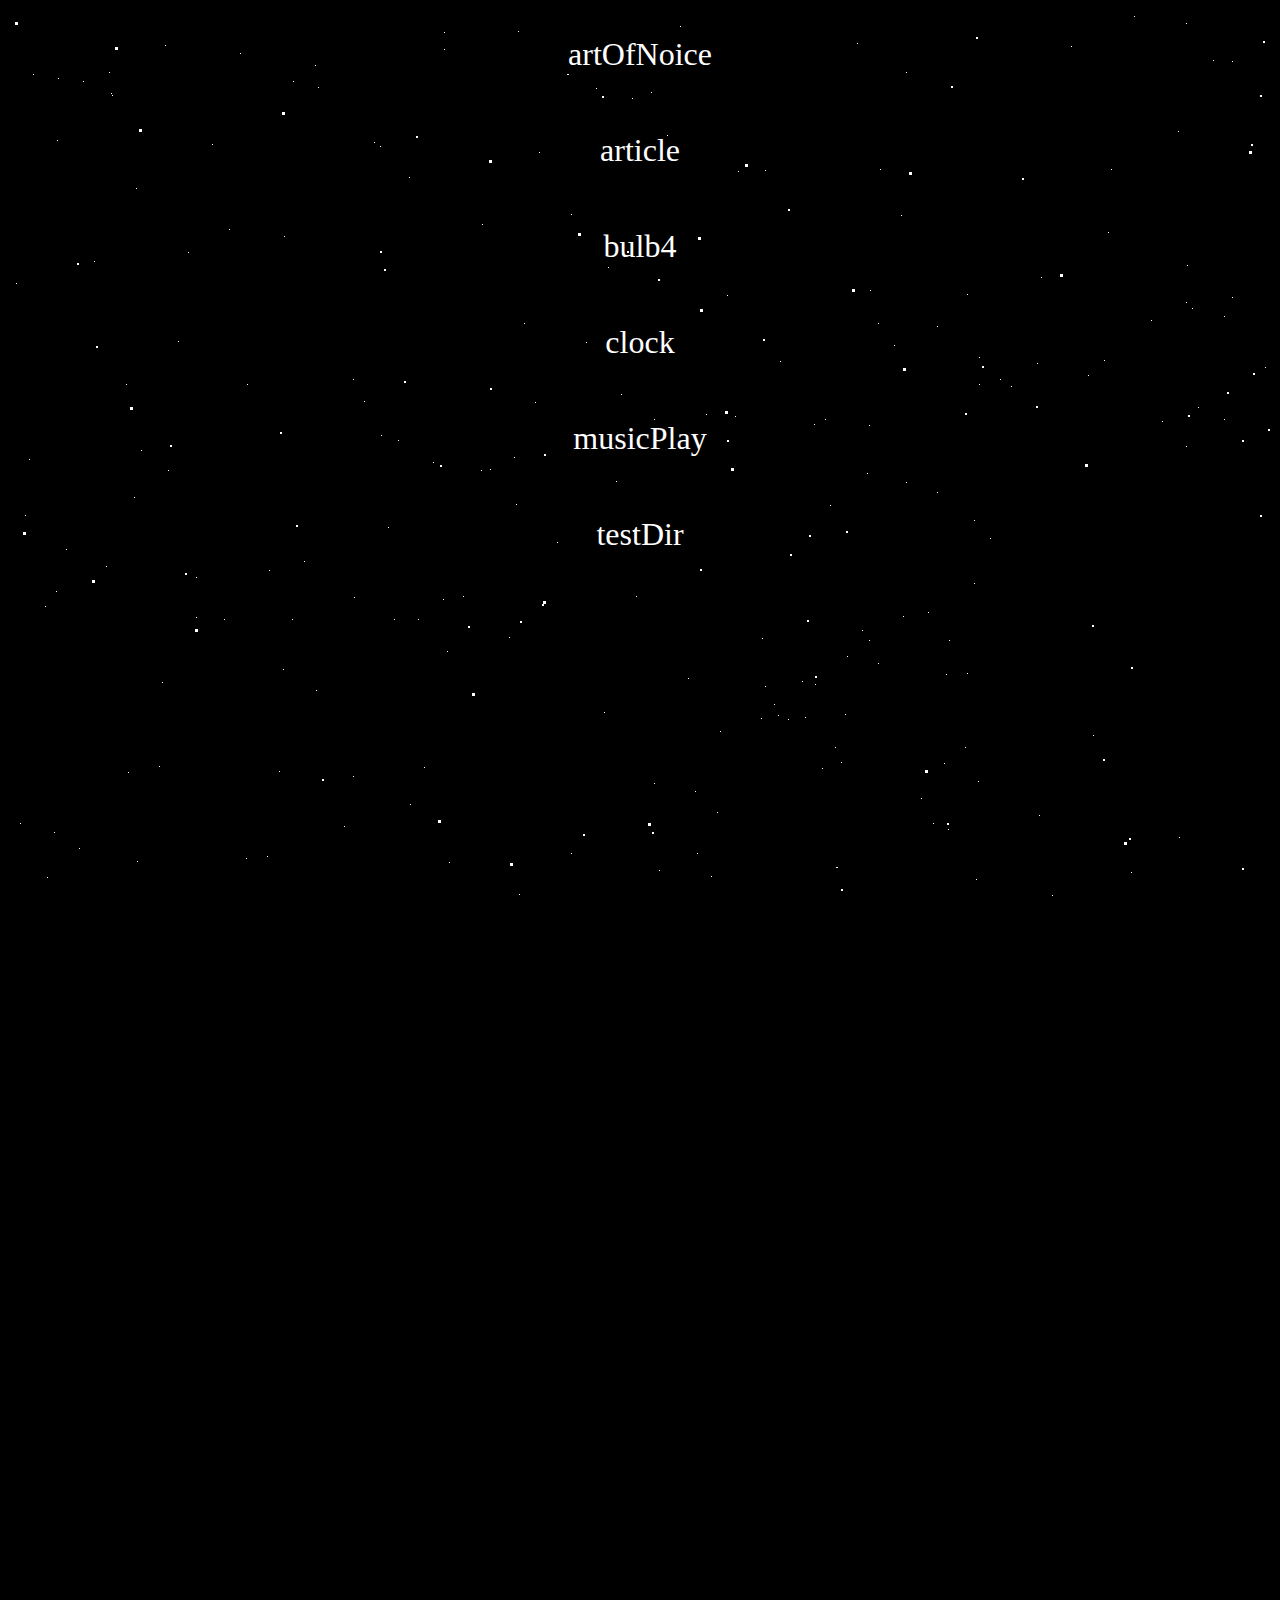
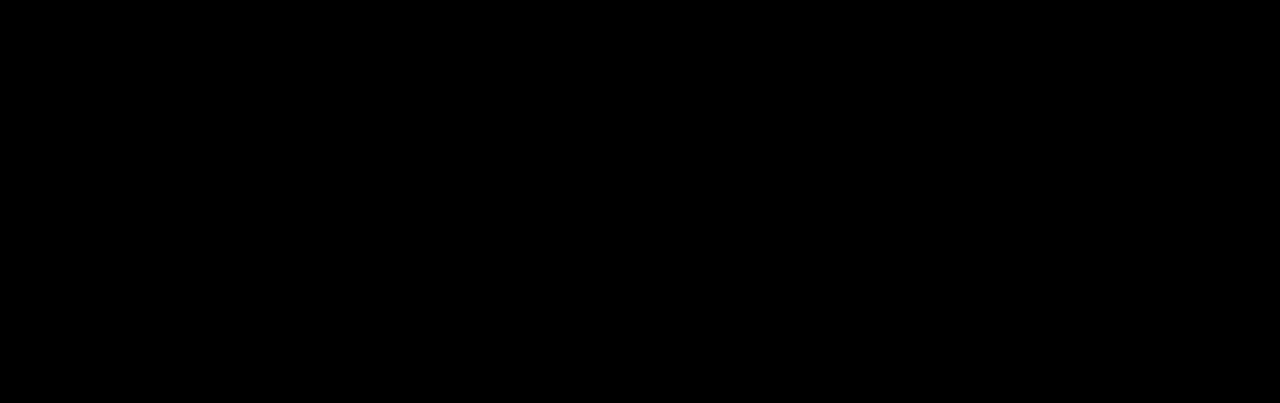
<file: index.html>
<!DOCTYPE html>
<html lang="en">

<head>
    <meta charset="UTF-8">
    <meta name="viewport" content="width=device-width, initial-scale=1.0">
    <script src="./static/js/home.js"></script>
    <title>Gadore's WebServer</title>
    <link rel="stylesheet" href="./static/css/home.css">
</head>

<body id="body" onload="getJsonContentFromServer()">
    <div id="stars"></div>
    <div id="stars2"></div>
    <div id="stars3"></div>
    
    <div id="container" class="non">
        <div id="linkBox"></div>
    </div>
</body>
<script>
    document.getElementById('body').onkeydown = function(e){
        if(e.code == 'Space'){
            console.log('space')
            document.getElementById('container').classList.remove('hide')
        }
        if(e.code == 'Escape'){
            console.log('Escape')
            document.getElementById('container').classList.add('hide')
        }
    }
</script>
</html>
</file>
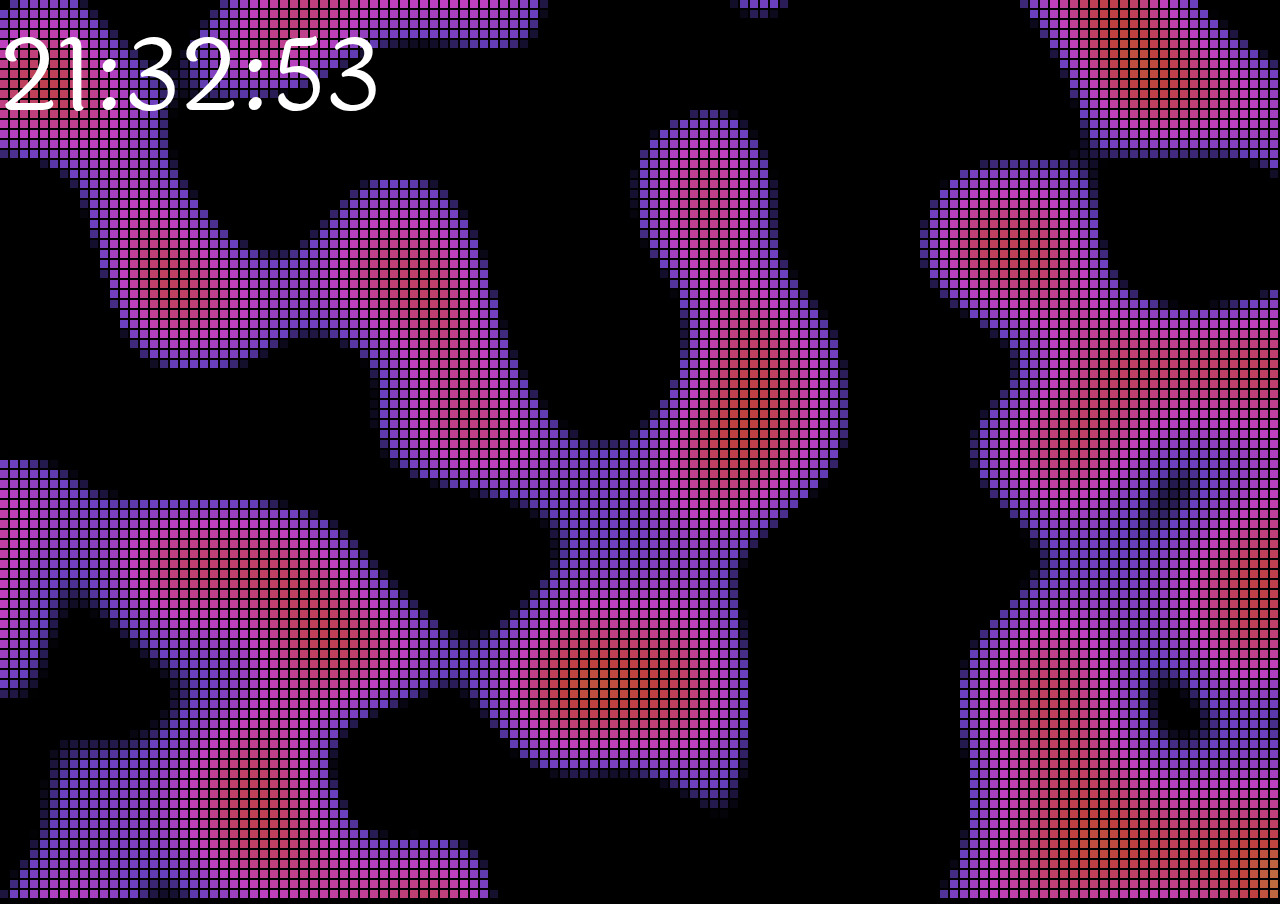
<file: art/index.html>
<!DOCTYPE html>
<html lang="en">

<head>
    <meta charset="UTF-8">
    <meta name="viewport" content="width=device-width, initial-scale=1.0">
    <title>Document</title>
    <link rel="stylesheet" href="./style.css">
</head>
<body>
    <canvas id="canvas"></canvas>
    <!-- <div class="collection">
    </div> -->
    <!-- <div class="name textHover">
        Noisy Blobs
    </div> -->
    <div style="position: absolute;left: 0;top: 0;">
        <div id="time" style="color: white;font-size: 100px;font-family: 'Laila', serif">00:00:00</div>
    </div>
</body>
<script>
    var time = document.getElementById('time')
    setInterval(()=>{
        var data = new Date()
        var h = data.getHours()
        var m = data.getMinutes()
        var s = data.getSeconds()
        time.innerText = (h < 10 ? '0' + h : h) + ':' + (m < 10 ? '0' + m : m) + ':' + (s < 10 ? '0' + s : s)
    },1000)
</script>
<script src="./BbBxRG.js"></script>
<script src="./dat.gui.min.js"></script>
<script src="./script.js"></script>
</html>
</file>
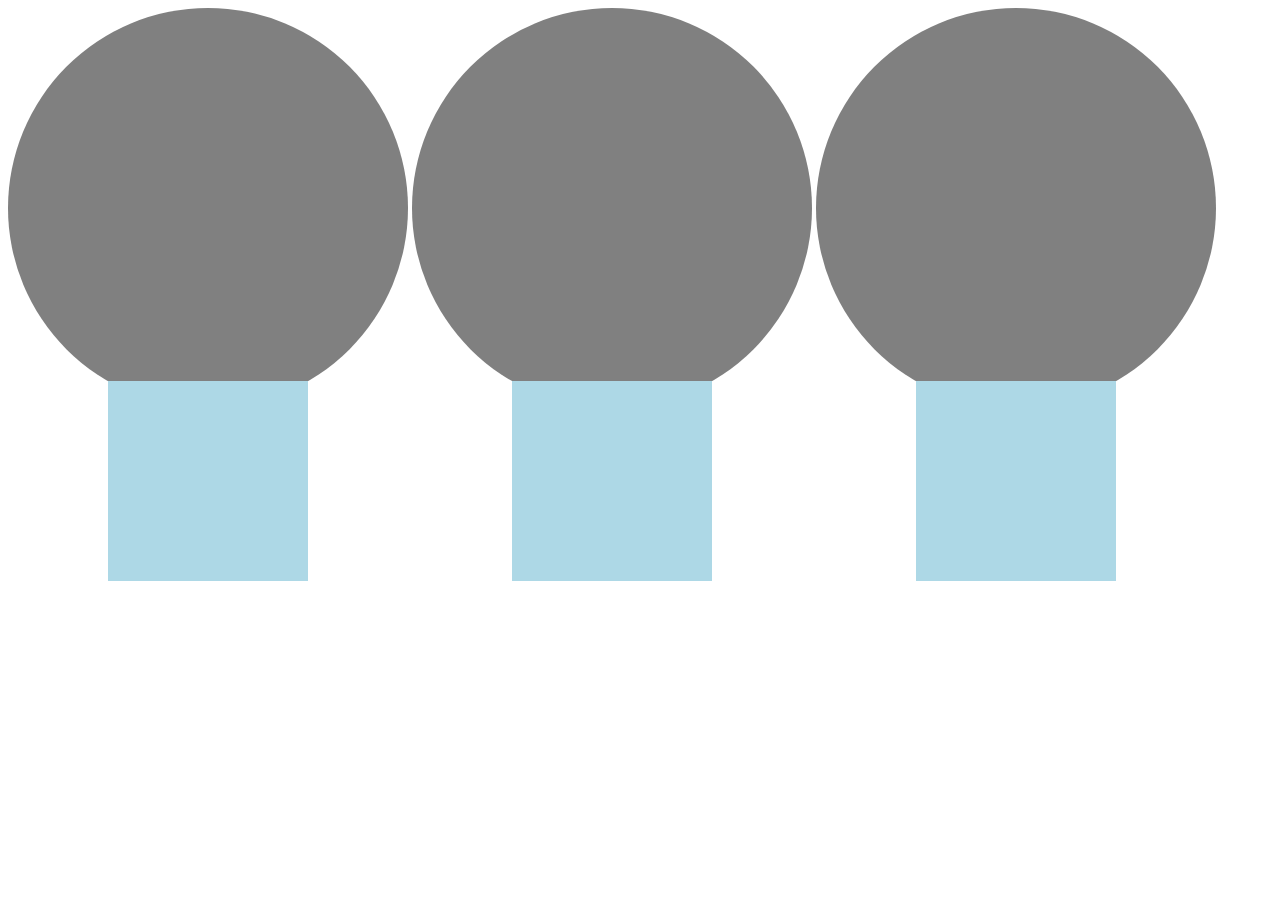
<file: bulb4/index.html>
<!DOCTYPE html>
<html lang="en">

<head>
    <meta charset="UTF-8">
    <meta name="viewport" content="width=device-width, initial-scale=1.0">
    <title>Document</title>
    <style>
        .bulb {
            background-color: gray;
            width: 400px;
            height: 400px;
            border-radius: 200px;
        }

        .zuo {
            background-color: lightblue;
            width: 200px;
            height: 200px;
            margin-left: 100px;
            margin-top: -27px;
        }

        .inline {

            display: inline-block;
        }
    </style>

</head>

<body onload="bulb()">
    <div>
        <div class="inline">
            <div class="bulb "></div>
            <div class="zuo"></div>
        </div>

        <div class="inline">
            <div class="bulb "></div>
            <div class="zuo"></div>
        </div>

        <div class="inline">
            <div class="bulb "></div>
            <div class="zuo"></div>
        </div>

    </div>
</body>
<script>
    function bulb() {
        var aa=document.getElementsByClassName("bulb")
        var  sum = 1
        setInterval(() => {
            aa[(sum-1)%aa.length].style.backgroundColor="gray"
            aa[(sum)%aa.length].style.backgroundColor="yellow"
            sum++
        }, 1000);



    }
</script>

</html>
</file>
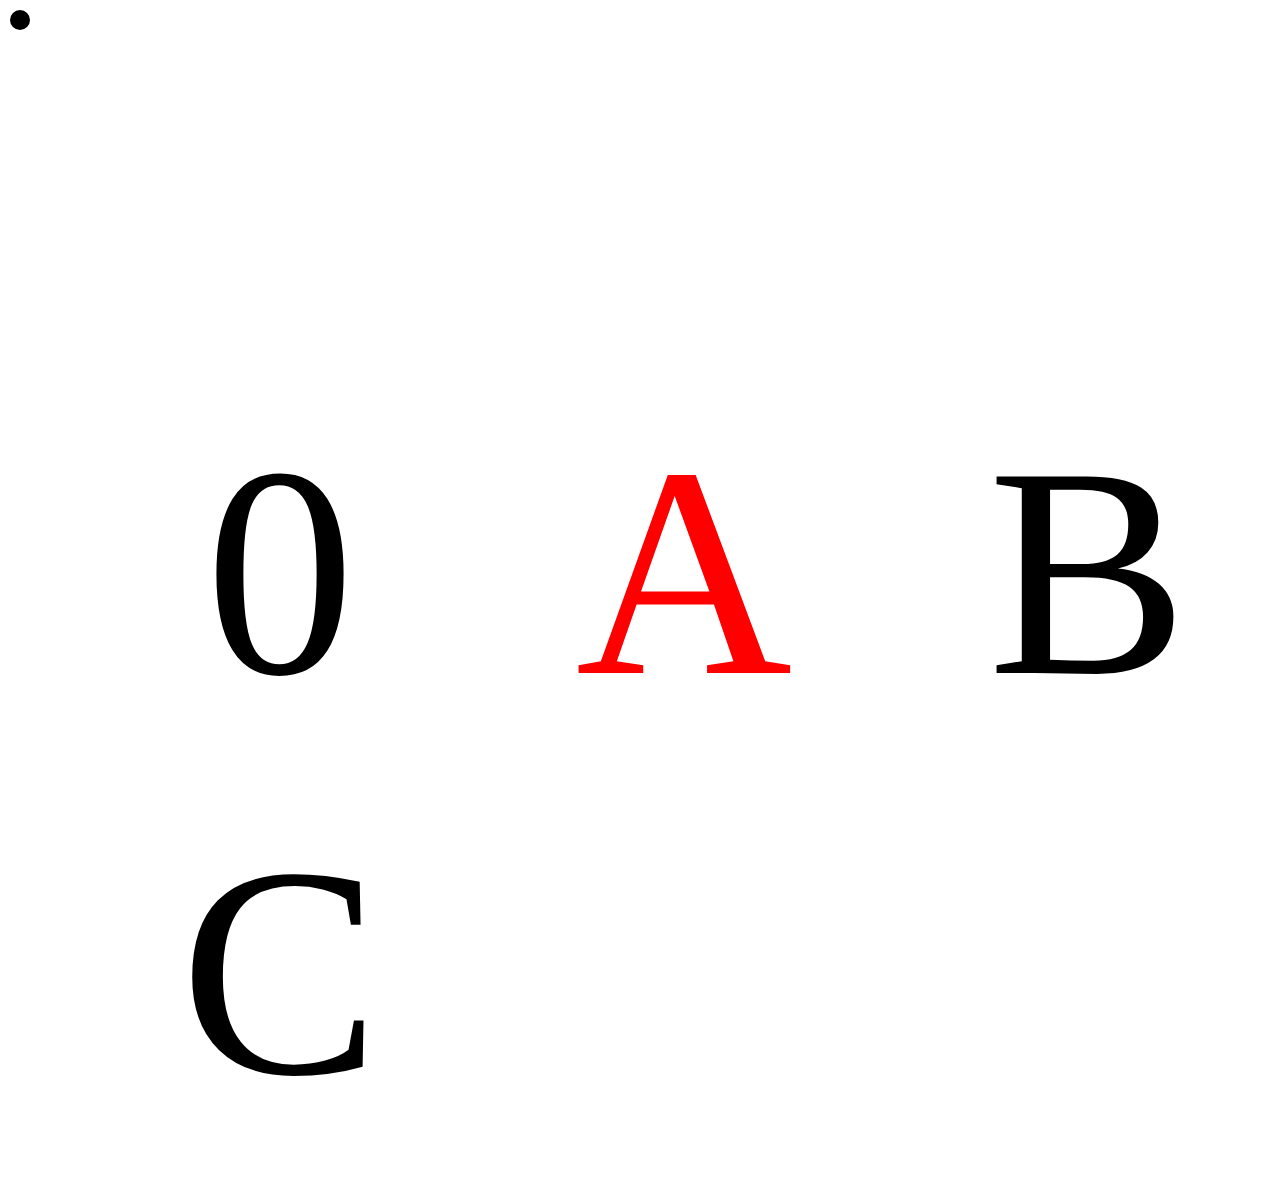
<file: clock/index.html>
<!DOCTYPE html>
<html lang="en">

<head>
    <meta charset="UTF-8">
    <meta name="viewport" content="width=device-width, initial-scale=1.0">
    <title>Timer</title>
    <style>
        html,body {
            padding: 0;
            margin: 0;
            height: 100%;
        }
        .red{
            color:red !important;
        }
        .big-header{
            font-size: 300px;
            width: 400px;
            height: 400px;
            border-radius: 200px;
            display: inline-block;
            text-align: center;
        }
        #app {
            font-size: 400px;
            height: 100%;
            width: 100%;
            text-align: center;
        }
        .light {
            background-color: white;
            color: black;
        }
        .dark {
            background-color: black;
            color: white;
        }
        #trigger {
            position: absolute;
            left: 10px;
            top: 10px;
            width: 20px;
            height: 20px;
            border-radius: 10px;
        }
        .bottom-container{
            width: 100%;
            margin-top: -500px;
            padding-left: 80px;
        }
    </style>
</head>

<body>
    <div class="dark" id="trigger" onclick="changeTheme()"> </div>
    <div class="light" id="app"></div>
    <div class="bottom-container">
        <div class="light big-header" id="counter">0</div>
        <div class="light big-header step red">A</div>
        <div class="light big-header step">B</div>
        <div class="light big-header step">C</div>
    </div>
</body>
<script>
    let app = document.getElementById('app')
    let trigger = document.getElementById('trigger')
    let steps = document.getElementsByClassName('step')
    let counter = document.getElementById('counter')
    let userTrigger = false
    let countFlag = 0
    function getTimeString() {
        let now = new Date()
        let hour = now.getHours()
        let minute = now.getMinutes()
        let second = now.getSeconds()
        hour = hour > 9 ? hour : '0' + hour
        minute = minute > 9 ? minute : '0' + minute
        second = second > 9 ? second : '0' + second
        let timeString = hour + ':' + minute + ':' + second

        if(!userTrigger){autoSwitchTheme(hour)}

        return timeString
    }
    function autoSwitchTheme(hour){
        if((hour >= 19 && hour <= 24) || (hour >=0 && hour < 19)){
            switchTheme('dark')
        }else{
            switchTheme('light')
        }
    }
    function changeTheme() {
        userTrigger = true
        if (trigger.classList.contains('dark')) {
            switchTheme('dark')
        } else {
            switchTheme('light')
        }
    }
    function switchTheme(theme) {
        switch (theme) {
            case 'dark':
                let tempAry = document.getElementsByClassName('light')
                for(let i=0;i<tempAry.length;i++){
                    tempAry[i].classList.add('dark')
                    tempAry[i].classList.remove('light')
                }
                for(let k=0;k<steps.length;k++){
                    steps[k].classList.add('dark')
                    steps[k].classList.remove('light')
                }
                counter.classList.add('light')
                counter.classList.remove('dark')
                trigger.classList.add('light')
                trigger.classList.remove('dark')
                break
            case 'light':
                let tempAry1 = document.getElementsByClassName('dark')
                for(let j=0;j<tempAry1.length;j++){
                    tempAry1[j].classList.add('light')
                    tempAry1[j].classList.remove('dark')
                }
                for(let k=0;k<steps.length;k++){
                    steps[k].classList.remove('dark')
                    steps[k].classList.add('light')
                }
                counter.classList.remove('light')
                counter.classList.add('dark')
                trigger.classList.add('dark')
                trigger.classList.remove('light')
                break
        }
    }
    document.onkeydown = function(e){
        switch(e.code){
            case 'Space':
                countFlag++
                document.getElementsByClassName('red')[0].classList.remove('red')
                steps[countFlag%3].classList.add('red')
                counter.innerText = parseInt(countFlag/3)
                break
        }
    }
    setInterval(() => {
        app.innerText = getTimeString()
    }, 1000)
</script>

</html>
</file>
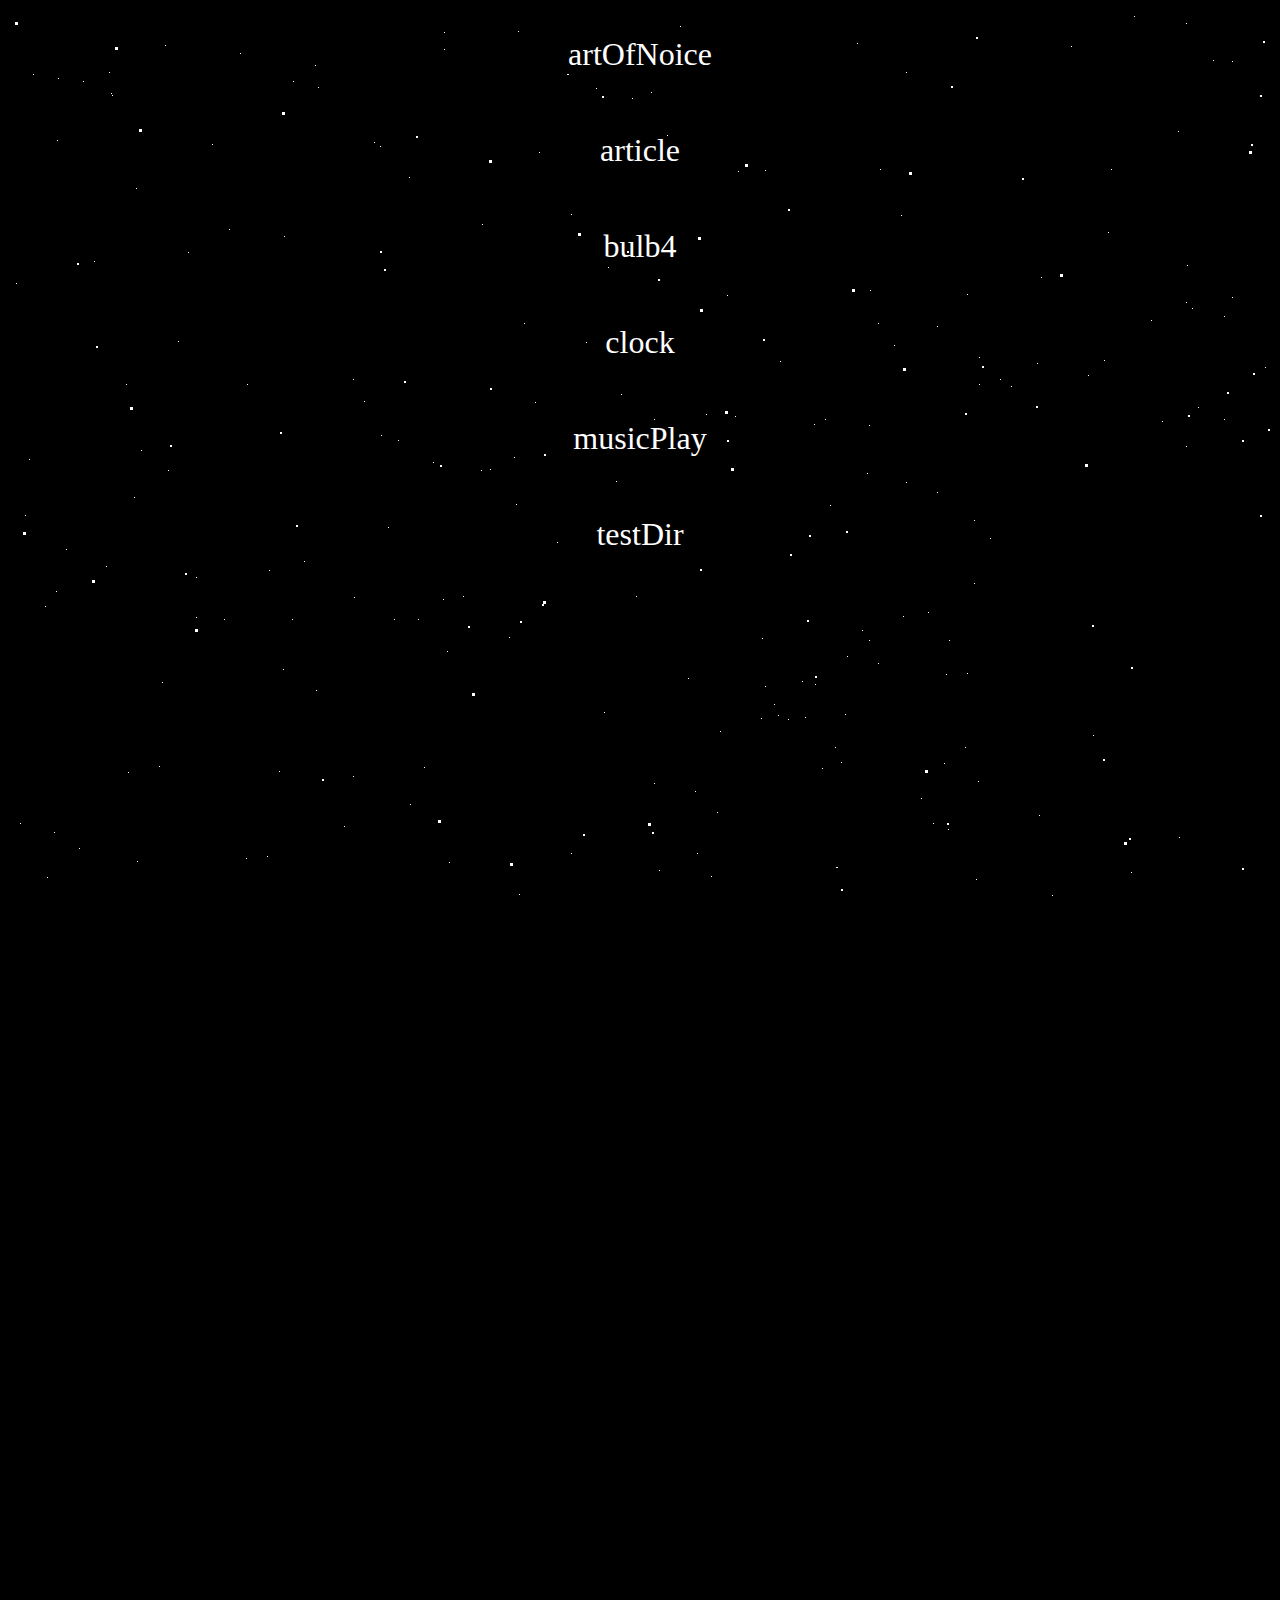
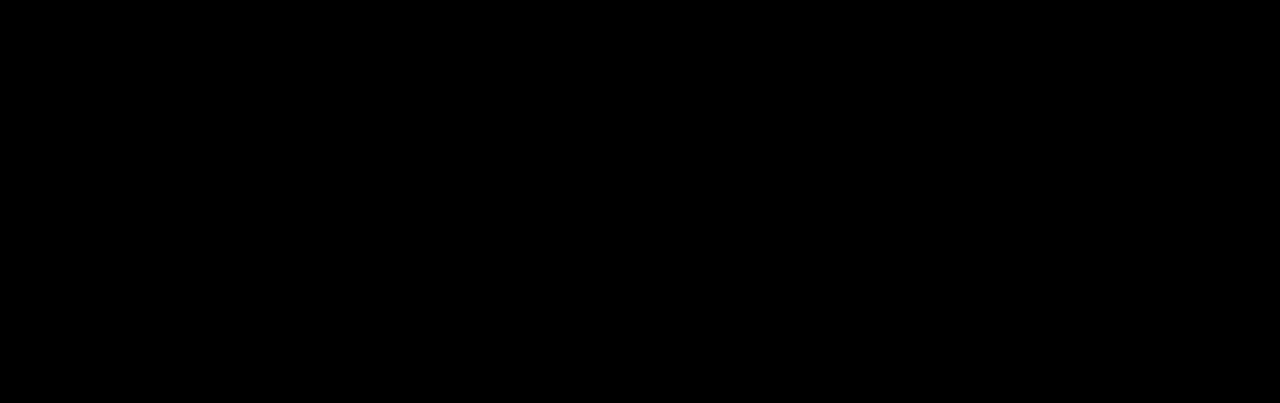
<file: result.html>
<!DOCTYPE html>
<html>
<head>
<meta charset="utf-8">
<meta name="baidu_ssp_verify" content="39f14c78c537175eb4b5192c72d002c1" />
<meta name="baidu-site-verification" content="cNhJHKEzsD" />
<meta name="360-site-verification" content="e37aef53e3922913e2a6a4682e479b84" />
<meta name="sogou_site_verification" content="7zFjYjJaMq"/>
<meta name="msvalidate.01" content="0CA3171633345524D8CBED5E95C75FFF" />
<meta name="google-site-verification" content="rh2irYN2Lu028orAseOD3aXd5u7Eu1mqTfhoVaw2Ihg" />
<meta name="shenma-site-verification" content="12da4afc02bfe908ed0667f287167d11_1555581349" />
<meta property="qc:admins" content="27354635321361636375" />
<link rel="canonical" href="https://music.163.com/playlist?id=72210253">
<meta name="applicable-device" content="pc">
<link rel="alternate" media="only screen and (max-width: 640px)" href="https://music.163.com/m/playlist?id=72210253">
<meta name="mobile-agent" content="format=html5;url=https://music.163.com/m/playlist?id=72210253">
<title>千里之豪喜欢的音乐 - 歌单 - 网易云音乐</title>
<meta name="keywords" content="千里之豪喜欢的音乐，《千里之豪喜欢的音乐》歌单，千里之豪，精选歌单《千里之豪喜欢的音乐》" />
<meta name="description" content="千里之豪创建的歌单《千里之豪喜欢的音乐》。更多相关热门精选歌单推荐尽在网易云音乐" />
<meta property="og:title" content="千里之豪喜欢的音乐" />
<meta property="og:type" content="music.playlist" />
<meta property="og:image" content="http://p2.music.126.net/TPTgHjwrIyhOe5E1NRmkKw==/18981968742542772.jpg" />
<meta property="og:url" content="https://music.163.com/playlist?id=72210253" />
<meta property="og:site_name" content="网易云音乐"/>
<script type="application/ld+json">
{
"@context": "https://ziyuan.baidu.com/contexts/cambrian.jsonld",
"@id": "http://music.163.com/playlist?id=72210253&userid=68328243",
"appid": "1582028769404989",
"title": "千里之豪喜欢的音乐",
"images": ["http://p2.music.126.net/TPTgHjwrIyhOe5E1NRmkKw==/18981968742542772.jpg"],
"description": "千里之豪创建的歌单《千里之豪喜欢的音乐》。更多相关热门精选歌单推荐尽在网易云音乐",
"pubDate": "2015-05-10T13:01:19"
}
</script>
<script type="text/javascript">
var GDownloadLink="";
var GDevice = "phone";
var GFrom="";
var GClient="";
var GPlatform="other";
var GRef = '';
var GInApp = false;
var GMobile = false;
var GAbroad = false;
var GUser={};
var GAllowRejectComment = false;
var GEnc = true;
var GEnvType = "online";
var GWebpSupport = "1";
var vipWebCashierRedirect = "1"
window.NEJ_CONF = {p_csrf:{cookie:'__csrf',param:'csrf_token'}};
GUtil = {
getBase:function(){
return location.protocol+'//'+location.hostname;
},
getPathAndHash:function(_url){//获取URL path 之后的所有内容,并将/#/替换成/m/使之成为path的一部分
if(!_url) return '';
var _reg0 = /^https?:\/\/.*?\//i,
_reg1 = /\/?#\/?/i;
return _url.replace(_reg0,'/').replace(_reg1,'/m/');
},
composeRefer:function(_url,_ref){//对所有的页面请求都加上ref参数表示被嵌套的来源
if(!_ref) return _url;
var _hi = _url.indexOf('#'),
_si = _url.indexOf('?');
if(_si>0&&(_si<_hi||_hi<0)){
return _url.substring(0,_si+1)+'ref='+_ref+'&'+_url.substring(_si+1);
}else if(_hi>0&&(_si<0||_si>_hi)){
return _url.substring(0,_hi)+'?ref='+_ref+_url.substring(_hi);
}else{
return _url+'?ref='+_ref;
}
}
};(function(){
var _ua = window.navigator.userAgent,
_isMobile = /(mobile|mobi|wap|iphone)/i.test(_ua),
_isAndroid = /android/i.test(_ua),
_isIpad = /(ipad)/i.test(_ua),
_igList = [/^\/xiami$/,/^\/live$/],//不需要以单页面打开的列表，比如某些活动页面
_pn = location.pathname,
_idx = _pn.lastIndexOf('/'),
_pReg = /\s*(\w+)\s*=\s*(\d+)\s*/,
_redirect2mobile = function() {
var _type,_murl,
_id = 0,
_hash = location.hash,
_mReg = /^#\/?m?\/(share|song|playlist|djradio|dj|program|album|mv|artist|topic|radio|zysf|drqp|qp|activity|store|user|event|video|discover\/toplist)(\/(\d+))?/,
_base = location.protocol+'//'+location.hostname,
_sindex = _hash.lastIndexOf('?'),
_search = _sindex>-1?_hash.substring(_sindex+1):'',
_match = _mReg.exec(_hash);
// 用户等级页特殊处理
if (_hash === '#/user/level') {
location.href = _base + '/store/m/gain/mylevel';
return;
}
// 无hash || 不匹配 || 匹配但是商品之外不带参数 || 匹配且是排行榜
if (!_hash.length || !_match || (_match[1] != 'store' && !_search) || /share|discover\/toplist/.test(_match[1])) {
// 有hash && (没有参数 || 排行榜)
if ((!_search || /share|discover\/toplist/.test(_match[1])) && _hash.length) {
location.href = _base + '/' + _hash.replace('#', 'm');
} else {
location.href = _base + '/m/';
}
return;
}
_type = _match[1];
_id = _match[3];
if (_type == 'dj') _type = 'program';
if (_type == 'store') {
_murl = /^#\/store\/(product|concert)\/detail/.test(_hash) ? _hash.replace('#/store', '/store/m') : '/store/m/product/index';
} else {
_murl = '/' + _type + '?' + (_id ? 'id=' + _id + '&' : '') + _search;
}
location.href = _base + _murl;
};
if(_isMobile || _isAndroid || _isIpad){
_redirect2mobile();
return;
}
if(!_pn||_pn=='/') return;
for(var i in _igList){
if(_igList[i].test(_pn)) return;
}
if(top==self){
location.href = '/#'+GUtil.getPathAndHash(location.href);
return;
}
//搜索引擎过来的内容页连接
if(top==self&&/^\/static\/(song|playlist|album|artist)/i.test(_pn)){
location.href = '/#'+_pn.substring(0,_idx).replace('/static/','/')+'?id='+_pn.substring(_idx+1);
}
})();
(function(){
var _addEvent = function(_node,_type,_cb){
if(_node.addEventListener){
_node.addEventListener(_type,_cb);
}else if(_node.attachEvent){
_node.attachEvent('on'+_type,_cb);
}
},
_pathPrefixArray = [
'/store/', // 商城
'/m/at/', // 活动
'/prime/m/', // 会员移动端页面
'/oauth2/', // 授权
'/m/oauth2/', // 授权
'/octave/', // 新数字专辑
'/v/', // 新数字专辑
'/st/', // 静态页面
'/nmusician/',// 音乐人
'/nact/', // 新活动
'/m/topic/', // 专栏移动端
'/show/m/', //演出移动端
],
_isNotMainsitePagePath = function(_pagePath){
// 对于非主站内的页面的跳转 需要排除
var _path = (_pagePath||'').replace(/^https?:\/\/.*?\//i, '/').split(/[?#]/)[0];
for(var i=0;i<_pathPrefixArray.length;i++){
if(_path.indexOf(_pathPrefixArray[i])===0) return true;
}
return false;
},
_onAnchorClick = function(_event){//截获所有<a>标签的点击事件，自定义页面的跳转
_event = _event||window.event;
var _el = _event.target||_event.srcElement,
_base = location.protocol+'//'+location.host;
while(_el&&_el!=document){
if(_el.tagName&&_el.tagName.toLowerCase()=='a'){
//fix ie6下有时javascript:;不能阻止默认事件的bug.
if(_el.href.indexOf('javascript:')>=0){
!!_event.preventDefault
? _event.preventDefault()
: _event.returnValue = !1;
return;
}
if(_event.button==2) return;//ff 右键会触发click事件
//商城有独立地顶栏了，排除掉。但会员、数字专辑、单曲的商品、订单页仍保持主站frame，
//这些url往往是通过/vip2, /payfee这样的地址跳转的，也没有问题，如果真的有，URL用#配置就好了
if(_isNotMainsitePagePath(_el.href)) return;
//新窗口打开的链接、云音乐单页面形式的链接、站外的链接不做拦截处理。
if(_el.target=='_blank'
||_el.target=='blank'
||_isNotSameHost(_el.href)
||_el.href==_base
||_el.href.indexOf(_base+'/#')>=0) return;
!!_event.preventDefault
? _event.preventDefault()
: _event.returnValue = !1;
location.dispatch2(_el.href);
break;
}else{
_el = _el.parentNode;
}
}
},
_isNotSameHost = function(_href){
var _same = true;
if(_href.charAt(0)!='/'){
var _index = _href.indexOf('//'+location.hostname);
if(_index > 0){
var _index2 = _href.indexOf('?');
if(_index2 > 0 && _index2 < _index){
_same = false;
}
}else{
_same = false;
}
}
return !_same;
};
_addEvent(document,'click',_onAnchorClick);
//扩展一个js中直接使用的页面跳转的方法，以拦截js中的页面跳转行为
location.dispatch2 = function(_url,_replace){
var delegate = false;
try{
delegate = !!top.GDispatcher;
}catch(e){
delegate = false;
}
// 处理对于非主站内的页面的跳转
if(_isNotMainsitePagePath(_url)){
if(delegate && top.location && top.location.href){
top.location.href = _url;
}else{
location.href = _url;
}
return;
}
if(delegate){
top.GDispatcher.dispatch(_url,_replace);
}else{
_url = GUtil.composeRefer(_url,GRef);
//邮箱音乐盒中，每次链接的跳转都要将proxy.html的地址合并到hash中
if(GRef&&GRef=='mail'){
var _hindex,_sindex,
_reg = /(https?:\/\/.+\/proxy.html)/,
_hreg = /#(.*?)$/,
_href = decodeURIComponent(location.href);
if(!_reg.test(decodeURIComponent(_url))&&_reg.test(_href)){
_hindex = _url.indexOf('#');
_sindex = _url.lastIndexOf('?');
if(_hindex>0){
_url = _url+(_sindex>_hindex?'&':'?')+'proxy='+encodeURIComponent(RegExp.$1);
}else{
_url = _url+'#proxy='+encodeURIComponent(RegExp.$1);
}
}
}
if(_replace){
location.replace(_url);
}else{
location.href = _url;
}
}
};
})();
(function start() {
var targetUrl = 'https://music.163.com';
// 首先检测hash规则, 在白名单内才进行跳转
var hashWhite = /^(\/discover|\/download|\/login)/ig;
// 如果当前域不是163域名，那么强制跳转到163.com
var siteReg = /^(https?:\/\/)?([a-zA-Z0-9]+(-?[a-zA-Z0-9])*\.){1,}?(163\.com)$/ig;
if(hashWhite.test(window.location.pathname) && !siteReg.test(window.location.hostname)){
top.location.href = targetUrl;
}
})();(function(){
if(window.addEventListener){
window.addEventListener('scroll', onScroll)
}else{
window.attachEvent('onscroll', onScroll)
}
try{
top.scrollTopbar(0);
}catch(e){
}
function onScroll(){
try{
top.scrollTopbar(Math.max(document.body.scrollTop, document.documentElement.scrollTop));
}catch(e){
//ignore
}
};
})();</script>
<base href="//music.163.com/" target="_top">
<link rel="shortcut icon" href="//s1.music.126.net/style/favicon.ico?v20180823" />
<link href="//s2.music.126.net/web/s/core_6f2f353d2cdefb88e4a5bb4643a1ca27.css?6f2f353d2cdefb88e4a5bb4643a1ca27" type="text/css" rel="stylesheet"/><link href="//s2.music.126.net/web/s/pt_frame_57c9c3ea4a6a46b44e2e077fc108ffdb.css?57c9c3ea4a6a46b44e2e077fc108ffdb" type="text/css" rel="stylesheet"/>
<meta property="music:creator" content="https://music.163.com/user/home?id=68328243"/>
</head>
<body>
<div data-module="discover" data-sub="other" id="g_top" class="m-top">&nbsp;</div>
<div id="g_nav" class="m-subnav">&nbsp;</div>
<script>
try{
top.matchNav("discover", "other");
}catch(e){
}
</script>
<div id="m-playlist" class="g-bd4 f-cb">
<div class="g-mn4">
<div class="g-mn4c">
<div class="g-wrap6">
<div class="m-info f-cb" id="auto-id-Qs4TejtclaGUpy6">
<div class="cover u-cover u-cover-dj">
<img src="http://p4.music.126.net/TPTgHjwrIyhOe5E1NRmkKw==/18981968742542772.jpg?param=200y200" class="j-img" data-src="http://p4.music.126.net/TPTgHjwrIyhOe5E1NRmkKw==/18981968742542772.jpg" data-key="YFy"/>
<span class="msk"></span>
</div>
<div class="cnt">
<div class="cntc">
<div class="hd f-cb">
<i class="f-fl u-icn u-icn-13 f-pr"><span class="f-pa f-r-white-icon" style="display:inline-block;width:8px;height:8px;top:2px;background-size:cover;left:34px;" /></i>
<div class="tit">
<h2 class="f-ff2 f-brk">千里之豪喜欢的音乐</h2>
</div>
</div>
<div class="user f-cb">
<a class="face" href="/user/home?id=68328243"><img src="http://p1.music.126.net/CdMZj3mCXKYNe8IcVZqxow==/109951162876188647.jpg?param=40y40"></a>
<span class="name">
<a href="/user/home?id=68328243" class="s-fc7">千里之豪</a>
</span>
<span class="time s-fc4">2015-05-10&nbsp;创建</span>
</div>
<div id="content-operation" class="btns f-cb" data-rid="72210253" data-type="13" data-special="5" >
<a data-res-action="play"
data-res-id="72210253"
data-res-type="13"
href="javascript:;" class="u-btn2 u-btn2-2 u-btni-addply f-fl" hidefocus="true" title="播放"><i><em class="ply"></em>播放</i></a>
<a data-res-action="addto"
data-res-id="72210253"
data-res-type="13"
href="javascript:;" class="u-btni u-btni-add" hidefocus="true" title="添加到播放列表"></a>
<a data-res-id="72210253"
data-res-type="13"
data-count="7"
data-res-action="fav"
class="u-btni u-btni-fav " href="javascript:;">
<i>(7)</i>
</a>
<a data-res-id="72210253"
data-res-type="13"
data-count="1"
data-res-action="share"
data-res-name="千里之豪喜欢的音乐"
data-res-author="千里之豪"
data-res-authors=""
data-res-pic="http://p2.music.126.net/TPTgHjwrIyhOe5E1NRmkKw==/18981968742542772.jpg"
class="u-btni u-btni-share " href="javascript:;"><i>(1)</i></a>
<a data-res-id="72210253"
data-res-type="13"
data-res-action="download"
class="u-btni u-btni-dl " href="javascript:;"><i>下载</i></a>
<a data-res-action="comment" href="javascript:;" class="u-btni u-btni-cmmt "><i><span id="cnt_comment_count">评论</span></i></a>
</div>
</div>
</div>
</div>
<div class="n-songtb">
<div class="u-title u-title-1 f-cb">
<h3>
<span class="f-ff2">歌曲列表</span>
</h3>
<span class="sub s-fc3"><span id="playlist-track-count">152</span>首歌</span>
<div class="more s-fc3">播放：<strong id="play-count" class="s-fc6">6089</strong>次</div>
<div class="out out-list s-fc3">
<i class="u-icn u-icn-95 f-fl"></i>
<a data-action="outchain" data-href="/outchain/0/72210253/" class="des s-fc7">生成外链播放器</a>
</div>
</div>
<div id="song-list-pre-cache" data-key="track_playlist-72210253" data-simple="1" data-pvnamed="1">
<div class="u-load s-fc4"><i class="icn"></i> 加载中...</div>
<ul class="f-hide"><li><a href="/song?id=157092">白鸽</a></li><li><a href="/song?id=25718007">你瞒我瞒</a></li><li><a href="/song?id=445702291">Under Pressure</a></li><li><a href="/song?id=316686">处处吻</a></li><li><a href="/song?id=22767375">Blue</a></li><li><a href="/song?id=1372726248">新宝島</a></li><li><a href="/song?id=548515">逆様ブリッジ(TV-SIZE)</a></li><li><a href="/song?id=29019236">Lost Stars</a></li><li><a href="/song?id=474739593">カサネテク</a></li><li><a href="/song?id=29751583">CITY HUNTER ~愛よ消えないで~</a></li><li><a href="/song?id=21178391">Thriller</a></li><li><a href="/song?id=26643898">Billie Jean</a></li><li><a href="/song?id=21178422">Dangerous</a></li><li><a href="/song?id=531295474">주인공</a></li><li><a href="/song?id=465677814">Anti-Gravity (Oliver Nelson&Tobtok remix)</a></li><li><a href="/song?id=484344232">Vinyl is My Bible</a></li><li><a href="/song?id=589555">replica</a></li><li><a href="/song?id=520460268">Mirage</a></li><li><a href="/song?id=441437222">嘉 禾 天 橙 国 际 大 影 院</a></li><li><a href="/song?id=426852427">Hold On Me</a></li><li><a href="/song?id=413829844">愛野 美奈子</a></li><li><a href="/song?id=479422150">On Your Side</a></li><li><a href="/song?id=22624362">Should You Return</a></li><li><a href="/song?id=416531609">All Eyes On Us</a></li><li><a href="/song?id=25410123">Ambrosia</a></li><li><a href="/song?id=1343045101">テレパシー</a></li><li><a href="/song?id=527706628">Stay With Me（Cover PUNCH / 灿烈）</a></li><li><a href="/song?id=483717360">round and round(原版音乐)</a></li><li><a href="/song?id=28785355">Groovy!</a></li><li><a href="/song?id=590001">what's it for</a></li><li><a href="/song?id=35090760">I</a></li><li><a href="/song?id=486356">モンスター</a></li><li><a href="/song?id=589807">The End Of All You'll Know</a></li><li><a href="/song?id=592711">The Egg And I</a></li><li><a href="/song?id=592699">Space Lion</a></li><li><a href="/song?id=592687">Tank!</a></li><li><a href="/song?id=26402040">norway</a></li><li><a href="/song?id=590154">some other time</a></li><li><a href="/song?id=590149">inner universe</a></li><li><a href="/song?id=26609217">player</a></li><li><a href="/song?id=589557">zero signal</a></li><li><a href="/song?id=22735072">소녀시대 (Girls' Generation)</a></li><li><a href="/song?id=26133356">다시 만난 세계 (Into The New World)</a></li><li><a href="/song?id=22735043">소원을 말해봐 (Genie)</a></li><li><a href="/song?id=26377651">EXEC_COSMOFLIPS/.</a></li><li><a href="/song?id=445844169">ピノとアメリ</a></li><li><a href="/song?id=589968">Gotta knock a little harder</a></li><li><a href="/song?id=32803125">サマータイムラブ</a></li><li><a href="/song?id=536622304">Lemon</a></li><li><a href="/song?id=427595458">You(=I)</a></li><li><a href="/song?id=427595456">우주를 줄게</a></li><li><a href="/song?id=22766786">The Real Folk Blues (save money size)</a></li><li><a href="/song?id=501220770">Wannabe</a></li><li><a href="/song?id=482999858">One More Chance</a></li><li><a href="/song?id=448316044">タイムマシンにのって</a></li><li><a href="/song?id=500686033">키스해줘 (빈챈현스S Ver.)</a></li><li><a href="/song?id=463081293">Chains of Promises (Dulsae Remix)</a></li><li><a href="/song?id=426906738">Au Volant</a></li><li><a href="/song?id=590128">スタミナ・ローズ</a></li><li><a href="/song?id=590135">where does ocean go?</a></li><li><a href="/song?id=485347120">Paradise</a></li><li><a href="/song?id=485347113">잠 못 드는 밤에</a></li><li><a href="/song?id=415793859">눈, 코, 입 (Live)</a></li><li><a href="/song?id=509311681">썸 탈꺼야</a></li><li><a href="/song?id=421203775">微熱</a></li><li><a href="/song?id=448316041">Lost in wonderland</a></li><li><a href="/song?id=448316045">ほろよい</a></li><li><a href="/song?id=28786224">von</a></li><li><a href="/song?id=28786235">is</a></li><li><a href="/song?id=33715610">セ・ラ・ヴィ 〜女は愛に忙しい〜</a></li><li><a href="/song?id=493269">イヴの时间</a></li><li><a href="/song?id=589977">サイバーバード</a></li><li><a href="/song?id=589953">Don’t bother none (TV edit)</a></li><li><a href="/song?id=471374061">Something Just Like This</a></li><li><a href="/song?id=38358233">Angel</a></li><li><a href="/song?id=484314871">Back In Time</a></li><li><a href="/song?id=466122659">Good Life</a></li><li><a href="/song?id=28391863">可能世界论</a></li><li><a href="/song?id=589811">Know Your Enemy</a></li><li><a href="/song?id=589809">トルキア</a></li><li><a href="/song?id=19182323">Tennis Elbow</a></li><li><a href="/song?id=1699483">Man In The Mirror</a></li><li><a href="/song?id=27970187">잘 알지도 못하면서</a></li><li><a href="/song?id=38358214">The Rose</a></li><li><a href="/song?id=17706537">Silhouette</a></li><li><a href="/song?id=589960">No Reply</a></li><li><a href="/song?id=591186">Rain (demo version)</a></li><li><a href="/song?id=19154097">I'm In Here</a></li><li><a href="/song?id=466817872">Cheap Thrills</a></li><li><a href="/song?id=436487132">The Greatest</a></li><li><a href="/song?id=22767373">Call Me Call Me</a></li><li><a href="/song?id=32408121">この街で出逢って</a></li><li><a href="/song?id=32408124">IN YOUR T-SHIRT</a></li><li><a href="/song?id=31861287">fish in the pool</a></li><li><a href="/song?id=422104096">7 Years (Montis Remix)</a></li><li><a href="/song?id=27629679">切なくて</a></li><li><a href="/song?id=422104123">I Would Die For You (Montis Remix)</a></li><li><a href="/song?id=656452">a little because</a></li><li><a href="/song?id=36668450">Best Thing</a></li><li><a href="/song?id=22767381">Wo Qui Non Coin</a></li><li><a href="/song?id=30394746">サリー</a></li><li><a href="/song?id=4433364">Summer Vibe</a></li><li><a href="/song?id=590011">i do</a></li><li><a href="/song?id=589986">i can't be cool</a></li><li><a href="/song?id=410042104">We Don't Talk Anymore（Cover Charlie Puth&Selena Gomez）</a></li><li><a href="/song?id=590143">velveteen</a></li><li><a href="/song?id=5051186">You</a></li><li><a href="/song?id=28798533">Galaxies</a></li><li><a href="/song?id=31245761">혼잣말</a></li><li><a href="/song?id=415085303">Summer Love</a></li><li><a href="/song?id=5341517">Only One</a></li><li><a href="/song?id=16621611">Shiver</a></li><li><a href="/song?id=1697657">Stranger In Moscow</a></li><li><a href="/song?id=34200508">Don't You Worry Child (Charming Horses Remix)</a></li><li><a href="/song?id=26270153">New York</a></li><li><a href="/song?id=666295">Merry Christmas Mr. Lawrence -fyi</a></li><li><a href="/song?id=4132461">Year 3000</a></li><li><a href="/song?id=1807863">Hot Air Balloon</a></li><li><a href="/song?id=30854130">Lean On</a></li><li><a href="/song?id=2873066">Hand On Your Heart (Live)</a></li><li><a href="/song?id=33638393">鈴の雫</a></li><li><a href="/song?id=4102682">Long Lost Penpal</a></li><li><a href="/song?id=28151022">鳥の詩</a></li><li><a href="/song?id=5366190">BLUE</a></li><li><a href="/song?id=17706522">The Yacht Club</a></li><li><a href="/song?id=17706517">Kamikaze</a></li><li><a href="/song?id=17706512">The Real World</a></li><li><a href="/song?id=17706535">Good Time</a></li><li><a href="/song?id=29732992">光るなら</a></li><li><a href="/song?id=28391048">Beautiful Times</a></li><li><a href="/song?id=354316">Hero</a></li><li><a href="/song?id=26111271">비 오는 날</a></li><li><a href="/song?id=26103432">12월</a></li><li><a href="/song?id=2872829">All I See (Album Version)</a></li><li><a href="/song?id=26685225">Fireflies</a></li><li><a href="/song?id=21038471">So Happy I Could Die</a></li><li><a href="/song?id=475464659">Lost Poet (2017)</a></li><li><a href="/song?id=4873193">幻音宝盒</a></li><li><a href="/song?id=28151024">夏影</a></li><li><a href="/song?id=28576476">久遠 ～光と波の記憶～</a></li><li><a href="/song?id=16431976">Smile</a></li><li><a href="/song?id=4049030">Hotel California (Live)</a></li><li><a href="/song?id=26418808">Rain</a></li><li><a href="/song?id=666443">Beautiful World</a></li><li><a href="/song?id=18861466">Promise(Reprise)</a></li><li><a href="/song?id=354390">雨樱花</a></li><li><a href="/song?id=17242918">Walk Me Home</a></li><li><a href="/song?id=26127291">go</a></li><li><a href="/song?id=28798544">The Saltwater Room</a></li><li><a href="/song?id=28193142">When We Come Alive</a></li><li><a href="/song?id=21947970">Leave Me Alone (Album Version)</a></li><li><a href="/song?id=591058">Ask DNA</a></li></ul>
<textarea id="song-list-pre-data" style="display:none;">Qvw9/7N7axsdjkffyjgMA9VvIqDi/9+aA9I1aBZgtvWCwqsZTksYE7wLMe//kQfoskIf39Yhk9I1u0UroETM9Q
f+Z8foCbwRP15CO/h6WgU/AdY3WZgaalNrcsETV0OpZN4PvJSQe6vwv7xeosEEwa3u3TtvHKNq4I
sUYD1kznnWd5jk3WU6ttNpvi24UToPL6z0GU0q90cfYOOgTxfoDETH6CBpZ8teL76jhESvWbamuB
m5expg0SU4c94vsuMktJMnkeCKj7dF2seOqwBBMglsx48X/jMPtFEoHjP4d/oecw22PM+YWSI6uR
VrKbTIMU1tGY6Le97uuGYbC/TDv/QfZFc5DiMDDGled5V7fftbvA+UdyW05NGdyv+wfigCXa7Kb/
oWb7fwR/EedtiAEglFwckGZdUy15r958v4I7nrS8wejsfl6v9PF0RftzjjBYZGZBlCQZmwL3yyBx
LBC1EKuxNq46wTGtPa+N9ZkaZgAQrWL0QXYq0zYZPLaZfeb7IXmeGUd2Sl1k8braXXEf5YF87w0l
qMc6wYttIyoW4YYC+zjev1ua7Wm2Gk0Jjy8S7DtSMFLasEGU64HaDI9Cdn/1FgdbTbRhm8FeYQgj
UzAaFGcaajlEosVqe6xA6drPAKZ/BoeNV0Cg00/8U3PzABDCkAo32DCrl7Y5CE4HC3pvs/3WN3RO
9WXBxQQh+5JnGjZuUNydVfbAnPs6tGlaTBUQCA4EcVS03XqLKptYWzgu/6XSfPvggeNKmrBBV4rY
Iv38uDh+M+SbwUAESPv7iEPiNbjnIQiAe1farHyNIo9efH95ET89EM0wt7BlJ8BOwjL77l3uy697
gk6+2XhZvHlFTXG+2IVSrH+mDmH7UCdhlW3TwB+3KYFBcjYqAjCpYdcyqOKRgV40n10Ky2WQy4xz
04v1HvvI2gRIFj07JBYeurrnEEJ0qJWxO/8TR7ivILX8g7yZTbdtnA673vv6Q8D3/T50Dr6CNv0I
pnT4yKP/MnzCXWvqnEVqlvYAtxK4hE2qfPvA04G1sdOHpct/pQ9vdkho3g3UhUiT9EC/5fkOI+Tr
0xHi4qWD9S0OW/mfYCW/GD9bic17UtyS8tu1/Ti61jtdUsFxFQ58u8uWgIh5FGc55i3ZswYhXzSJ
Zbw768t6gM0pOnylsF2MdDNCFkA6seABnXRZ+w52XrbQsSOU4BnDeFvGMDc31dN6dbDJQRCkcTPj
s19iKYvsmaT65TP7ifWkkS+2H7/545Kwzdz/meYQ+wZ+i0JfwdiZWVfLuH9OROhFszAwv6dBgU3T
IOqJ4+6vpqVGe64pjJjLm4GfK2U1ijfLFsoqI1ZPxNT8/AfA5l2KKnfv6sH7ivl6f6ineBlSwLFX
hXele/t0BF7k6yOBNnS3RrErUkJ9YiDhOPhjHnZd723/SaWCFwgMUO7xpj1hAqyzgkRBXV477rGM
/+rKDhCx5+0wKYCAMGr4MKrLsORkXUYwan7c50nKRqp28UuHS3SWOx5xbemQyjH7fP8wpLcfrw71
wRkoK0pxKR4zcgLgB0akMGafpQcTwMi2SYl5C7h54IHXuIwGsyy2O12ySKM9DyPRsbZSmeraZmYe
X0q/D5GZNsC+FrUYP6Jh6AR/fIWMAOD7mBNi9oIIPCGhRXlTISx/8fWKrOy1Fr5kFXKl/WGvjuTi
kl/n8nh5kHaNv0l/6V0LO1iBWYelwXS3gCoSt4WFnHPfVpu1S/3LEwjqszgQTQO/t2+x0BbCVg2D
y+Qj1gB5+xDBgQPXMU6Ft4A9JLQIiWVRBs1JE4sUFgCs/Xz74hrkQecPkepvQU93dKVp4NwEbk/7
+onNkvljH409jAQ6TSOKiXcpZIdG3g++I5/W/wCbWKFZy8bWtfH7iuhvlEQPNkFE7cQ7clEU5DDW
jSy4OEhWTRetdFeBC6P1TcV860hiQCfYdNVfPZjLTVe4BfsQ8laZ2TRJudH1RWF0lhXB1k58Yteh
ajAOnUoQaKNKsb7HdlvWEYWDyFmvO9V7g97ZPSHfLhnudtC4YanuKQ7v93b4VaviImCb2ntSA04W
eyCCNnvqZ+jsEOkQ7PTdyyHTPcDyVjnjDupsSk3p5/GSWXOgiM/r+477ce9mtsiZJWcwIysC8RDL
wucIuzpSrF1qrLEDqugvlqa6+3s2nntjrXG0dns7JBBy/C31uruc5qvvACeSF7Sh15yARNNC4LeF
T9pDYyF/iZZS++aqCGnXqyW/sAInFZgV0tf8l8VHPbD7u3yzO6Iu4Wb/jneHFSJJF4xPtwVzeZgF
hT1BQnhvY4u5CPT7UGEms2TAVdvvwXffXTD3iD5hzC67TWXVgpSfTX8Q1jvg+3lJdv+C+/VfUv0C
iBKMjjKmErdT8Zw8gH6uX82HIH9JEg/etDJG78HxSwgwTV4dhUSqsXJE5+Kla0uxDTEfy42UYYcg
f4K7dbMjEv1sHxB/l/0EBMEaZnGHdJLJoJ9yurgTxQ3RPVt/hZVI4Bla1LB8meZ/BTjYDnmo4sPs
H6Fx0ZKXpUWMr9qAX/a0CPJeci4wcRV/pi2z39rl+br9s4fRpRnCdl03LKUW/LJlj1nx18Zdp7cW
ENYDtntbsdQ5jiBXxcs9l9Y813P+6STKb+3rsbPyjkmwXT/BMDtuSk2uqLfbPxRh4B+lBPVtNjf5
ZHZ5uPYj/XPnbV0gmLf3KoyMiwV/U7j3sWH7v9OBSCVpNnyokg+cENnCLWe5kbxImW7jBk839HuZ
7V/7+9Fs1KAOYIldc2k0vG/F5nVOUaCsXm63vEcl01CkgWeLTu98qA4/aVftCcpBRK4gyDdzBrgQ
+3mW6Hh+/URL7th42NXxWTiM54C2OzwlQQuxRYbiIfu6AUqC4j3Aw7t8TM/vEN7dASN2KjmeVniR
gadd+y2/Tk1yxqtdgYezlUDpfyfPRh2ZYfEQyrE7AqTS9h4HC2OHXj5yt3uBJLOmZCfPexDpyeCA
mxIJmHW0DckWWWfS0ksTfPtmi769jYwnoqmcdxVhoYznhVsjqgICRTuGn9I9SEeqXU0wr0hlbTbb
52Recrq01l7mVXeHlAJMqaNEmA5WvuQe3gYQIdZVgOK+rqTjDqahlmjF4oFq1gtdmfOO67I1qosi
TSNyNrYATHZ8Wdf7sQiYSbPa3+L2zV5JvLjLs+Q9zc23DX/xOEn7UPDSlR8S4P1SIkTfZkbSg0z4
YctzuxKst56uJF0K8Zt4jpDG00/1uPsVR8V8Do0dJPumEzBSUwZ0oiFFhYdSf397ewVPycsUxfYi
F3pSEN3yRnhJ8ev9lTj71lUZH43s1fvsUZiyNlCxBIVSSuuPHZUkeS7bkJItMqVqRFXj55RQTO+V
+VGh5lL+Uu5zCefTS3/rbNEeqk/RIMyOT3FtTIsUb+cHhV3qapjeq5ZbAK7j8eTro4X2I202KkSn
7+/ijX7u6V3JOFZhq0LnF+LA2aPnkiO4HHlIf7uVlUC0wT2Qnap+bd64/yRe7soGq95NVo56gDqf
2DhmTa7LQIJGZ7DzknhUFHGFfEh+luPvwM3K6leKcSHuncED9QKFajcNx6IS2Dx7pTP1IoG8au3E
XKcQ2CHal9ddkvkqeLtIfMEAWMhFP504azPvh837/7QZpy+O+/V8W3dEyDwCl6qH6SyKvrzr6DYA
wfGmtYmkgnVv44LVIZJM/6e1Bbq9ChNDIFMj0ULX50vX6ae98d19QQsg6j7QhnJ4m7TbhdwSrGc8
0hCZHqCsvkGUZ0o5Kd+Rb1bsnT4Wi7YRsR+xTWH7Or41brt4IjVy+6YEFnqLsWhtc4vCyUnn2FdK
CONy5lUvDLOloU85d79BDcBE5t2IHUCdO+uqytK/cU3rsVF4aSpQiPhTXXnmeo32SfFkSSGN2mzS
jI0klgjnlq+6qMAZUEPgIaZIql378dYzGcHqzRVWkKj8qkmtsehB7+K4i97LjQ/EdmEvs6pTYomF
OkltalJHEFUfSXM5ZxqRZmnBvgvHVg67fykZXdMsEdmFf81jIvFVaZlZIW2rBJWJECmLHgKIN0VS
vy+ZqJLf+2X1NBAFLP35FozokTteB1GRwL+irfLrmdfgcep/Ibvn3zuPOw+0CJby52q2treFOq+w
6072ANY1OIS3mab77oFvI+RzB79vI8p3dKWAdifrIBs6a0dAESwSro/Nx/BAOb9ILDvSc+xOhVKA
cW4VFYmg+xPZkg91U01u45n/g1bWNKUt+4jP1QRJ+z8SyOTIePuJTrOLMZDLiewBnvmawHGxLdES
oyRmYT6zu9cQaMOu4p7KIHytC/LVIoVOJRW4OOOil6SYoCR8GDx3t8v1fipHpUCTfcJzCDrvouvT
D1HaXbYMYAC7y6YDsZGCr/Td6xDmjeBk4m0wkJp3crfpyn/YSZ1AJ00S+38HXW8eTZQqQe1E6xv0
f0lXZr5bmBOF50HaTjABiYmFn7/m7VU7+YFPst+VmzB+Di4ufLFdpkgyxUTfnYhn/M/yYMqG3gr+
VG5YAmtKur7IH5iOGkAbMxJDV+z4RogGd5dd3jo4TWm3F7H0tWX6eEjC/+qiQT6L6EE/7vvMgTFA
f/UkrIsfTXX7a/ZvxcpvcnXm+38EfxFPwdQ5oDu2JTeSbtix00j74hpQb5qkhJMLpkf/BD8PH916
gSpQJ2sK/zJdirr7Tvk7aWfoUCB7/NOadE2A4y8R3Il1pawq5jjj/TXy4jI0UMDZf1IPKdJ9ihDx
NYoHlU75ZnESuOY74NhOWdmsv4Jmh0Q6E1YHKnaJWTCMjME7xrh57q+/tjtdsnIakmelMCB7LEqN
H/V7HeD7fAqfrMqWnDUhieaOOzFFi/yoeVBt+/GMqPae0ew1Bu6meV/7DQ5NI0AAyAddg7WHpmvB
PuQAsfWmSJ09b9R7jjzI8rdG41cDBP81yePay3keOfvxloFQ2x+SAFKqXglSEu77sRpuNdZ729jj
Qbe/dLeAwZ4VPb3J7/r4E4gXKimqnIdNMYMsEYxF5pt2nkkrYGV7m218f+ff9/0z61kTqK9nlE0N
q/u7R7P5JMv3jVmOM2WRLTfql2gWaPmSwCTVwP5s5t3zzCTl26E9pbz/2V5Uc0g+FsuuvwZhHmKR
2AjVhjTtuczF2JnHl80AzbM45Qa3L7gGbIu+T5aNBlk6i7RKtkTq193jGUER1A1QQRTqYnym0/38
JQOg5xVb/vw+3K5Viw01BlK4N9CYyLo7ideYYgI8OYF3lHLRwm7Q5Kj7OhWWUXZyeAETrY3Kjsvs
ZoVdgD8k2rd5Do2YN9ow60W3R9LflJcIAwzlV4mJ+3EZT1JtXVDi2PsOwUZQYPSV+1elZe6/0yUS
B+39JzlEckli2b4jaiRdiZXyS2+daeRWXd5i2W3KyLeP5HbLyLGxT/xkeBmOe9jaoP+SgjDAYu58
ElJ0XpiwT8v/fgfT/zBClcy/I5y9oDV99azD1ePWOsqH2Zdsyutd/3RNGUO27ZbkwdPJ+7GLi65n
Cm6GiUnV/BCzNvxXbdzLv7miICXoywr5ZxLClNbkmrlNVOdRzDwXAO7NlaH7+4jPVllIpSFPNqtH
RAjxr7BnllOxVxJZyTzJpYAqLHt1ob9v6LBJQpbSXVbinM1LOK1Mz5uCyYsNT2q6SDi6+1AnkMV2
q18fi2+BUhm308htBHySbyhfmKa1tHG+E0iDIv+/2vhlnpIN7ghifJ2gRLZpRfPSjLQSdDEQTjqH
XX9//bAFXcKhGBhb35IHlAh7I3Ew+3q19y7/fLGzDfshEbdnUI/4jGWfY6q3UrHKphBtaRdpR+1f
kNM5nVZz/wgjquHQsPv7Seb7mMXyt8Pglv8yBJyO6zIlb5qxvmpFBM1dIwvebNJRl4AtD5Ijesou
m++I7nn8xqXuTvvATW85Z7eqkwGCch7efxDBPF1rtAcDrC2dLQheSROQtcN0uhqkMXnSJ3a7Pxq3
b99XsFB5jLh7eY780J7tPdkyUsU1Kg4JygZhBOgBNypOkk1yqpopD2lm62fUCEi7IV+CknPZoKWH
knMUDesuk4Pqkl442MYHZHjKMS7poE0e6DIZb2bjU+fR9A5/ibG+W5AFDq4PZu0jpKs8GxKocxP0
AhbTLK5JOfY0Y+NJScwf/wStpnZEce7l+fGAtMuy0lJfB1ZSha2IHS8QdomHXfvGH1OR61FR1ikC
J8iYce4udroEOK45+4l8rzskyycUzRmlFUAEBSxbMDtksLX/bXYIi98iICnSXuBvn3a6bT+/Scyz
DUac+2sfrDwyFqg63fSqirHWCiD75NrzKcttDS3M++JEH3GKBus7MRD9Hrpivt8eimo5CCiRb9Kx
XrJnkat4gFPByjRGTjZgaZdjn1nTZwLizKO7Hj0iKDnLadZmi6iJhWgOH/YIHyFzsWE8eJEed5mA
h75f2W84qMyfgE+qZqXyhXlXaFaAR+6YjdFh7gQEiRARXVNpI78qtJbqF0mVeaUzlekEzSmJgk5b
IU0N0drSataqDGxvA7YZWaVGsJa3qPt/jlIgAIj4zAK01arW1hKvfCHBaSVgtpRtywq4VLETc08j
KY5cEoXeqF8/ag6YibrAgCesih2dWxrlmWiU3J2xLzk38YwnQ9xTTp0tYpCJ0oe3N8BTedougfzS
XUvixtdSI2ZPTAliN6bY5FuMpom1tGqIIDiRNG30xEjF5MtGG+mNXcBq5sbZ+VbjZlK+umv3rCPA
bEKDDwI/hclIflY1gxGgnCbI5CNf94Mx47pu44qzbRoPqBtKp1SM3Zt7q09pGjWykV196n8Opnrq
b5SAwd55ISc0KRKKTR9SfpssA9y7pjcWSTFILrHfTVHTb0TtTS+TOaaYprd2Gu7CTS0tprVNXcqT
THgg+/+NgYFzyAselNZTkSq+7FkKRlBOuvGdifYqdQW1jBJX3KRB7koZe4snGnfsuMsRUNIqnDQC
H2KXUkEXUxux9ag1mTqF2Jyw+/IEVne2Z4EXdFLqVohhRxvZ6cLYnDRSSQPH9kQkyuf7iEM8QBD7
vkUygQ1zANyc97NByvoa8cGM5jdNjBDKPIFNVZMoXYyodTAEEPuve0a1jXah+1PokLKsm8BJ40Qj
XV75Tni417/5XTmKgABH9fGlQfzhzsAhSSKxS6PgizZxlnxZOyD7mUeoeage1gOCbWqN5ioOMwdO
46bBnImMDzerOwuDyiaHaYuH0gQEwTu/O6uBqvN7yzECT/d0tFNzMnyesysSZtJb3U1pU+c5vpYt
kJ4NUzDjHlJiic3ZeRgATCkTy//xl0T7E+mFFUGRh01/IaU7JKb9y2EZNRZ/el0qZVhlzbouzR5S
psmzAxHcau1q4w6JpsqDW+1bIPuJfJw7n8vyXKgczIxTsjq916TE3sbYyT+k4qWWcRXGgzQIZ7yJ
kTWUZhmjzPZBoq2Qm++IdnlZE7cefPuWi66A7ZpgfV73dnItIRCKMqUSTzd0QnsTqyYaosuBaCCF
EPZ3EIxlpUvmZTbSEj2zmwch8cW6XCAsQQelbl1Qbdn7DmTZjh1HIG+0IUANauTDXnte+UnnfFyH
tfFhEnQ6sOnxp2V0IJ+ONT04p+zWKekGdwhhKo2H1kB89VsiLNWngNILLGX+1ag6Tt9ASVaWs/Ig
YdpSP+SvUi5rD0MN3ce9eQbldWg/QkhZR4bb3cZ9eDf6Wbi09RUCwj4DkMddIZ6zAAKIkvJj0svu
VnLYbTCUYyOe54FvmgzIREt5QNmSIy8RUruV7aEezKdJS5snSK8sSUDwzQa/6LFD6a4xR9uvcMZU
eW9IyivuRAOhD9thg/Oh8VLF748VoLwGR7P8FRLIEQ7SFdqUc/XxqDO+9hDbElKrlAhXUPX9eSH7
TsGLSHZ8BMRNjFElaQu3vs2z2KLA20SpLkfL26ZZ6F3YLS3w7YLlGi0VfpAmt9fY/1+YnJ+z3vsn
z8AE9fWvKvlCYSQgMHR2zx+dSJZ/XYBosab7tItWI4F4IicB+3JZLsshtDs+P/1TAjHpKU4uJOTY
ayZeXfxQiJLL/zJiH5Fde0IRpRAE8M/mS4yldghq1Ye37havRyNtjdsWSbR2ndaNvmLS04Eg8ZA5
i8KhNt5AqHKlnnI7IE5sC4L9skulGV1SczZe1uXny0ZTpRDWgA7eYh77yHsEebo/UyQO7lkOBRDY
pvH14OSKH6GN7S9ys0hFpcJNgVXuQ2pJctNUfPvu5zAVdmKc/PyMLuPmBHQFzDhXI0KHtyC1iB2w
dR4sebcNPeN6fBA9lyeiefvesaU6u8u7Ut89i8Y0Hl0syS/V3vH1SyxiJ2yqKUqcVta0xXJN8Tj/
BA/gNvV1iZMG6whiaiOCMEcQ5OuxAYnXzOJKULGVZab75OOLsJnuNqFAIaGNb/wpdk89U5/LhvJi
CktkQoIQMnVIhQeIkevgGlKp3pXi1m2FxnRHHcjHwEkLpsYHxoUBXaToZeZPvGV5923/YQhHB/gx
5VbOFIUZ78wxF2GMZTA9nooPcOXv+6aJH0ZOezIz31Yw7rdIW4xhmcOgOrMpuJsAJ+p0NGyzIfmk
I5xuRhoqgbGbeWI44GeLmnMj26SvME/L/1uBePsOQE8i/F2U5Pkg07G5vPu6icWNvncHKV3SAIh2
IFCB/T6rTl/KchCQruP+ykF/0qv/Lf3oiggpZp9SpmRMyr+Jy/uWgFDuJjie4EYfsOtnmYx1E077
pbAIsruYM8sg7TCqvlutqH5P5iolDLz1CIWV5N+xENbbOUJe3Lo9gnpvbqsec9antmqRd0T5JztB
RNFh6FfvsUAEjPv7Jx0LSXKvEF1Gtq7T3HyuKo+H8X98Xz/YIckIRtM9RXVe5JcMqp6R/bHnEuKc
zTU4CIhDm3XJUqgIgH+mDnX7UIiwGFaHEuaLNTtnRxkqAo+peY4y6u6RCDm0cZK4/QQixj3rqW7j
vpqHUqh8naBdtrde+Z16Ufl09QSxO/8yR7ilEl6dAuxWt5SqCyLrgQCIrI5u6MszDQKxcw4Q4Ds+
vsD11+xIUtLMbY2+dphti00A8JaQRcYdLF3LIa8q2oKBXeX8YYppxV4VZ68aSKi7AA9hE48XV7p5
hSC3ALQH/eO0NmIee7gIHvkT0sBTp5AYyeVTxSJ5uKAI/yHWOYvt7WDk06YGjHUu8fvW5kSXc5Br
dE+hzvJz2F+ummHxeSLe0XznAteUmWGqpa278a/pyY0q+f+fMeBf7AOM57F/dHJk/O778RBv+yFF
wbphVSJrvHyMX+r7+FLA+6gZf9hT6SZmgZkIOCETrx+2ZtMlZlFjUIbTVCO0x1IAikB8gn6A9R4q
jrQNF01qUVEqQucpUEO/+62oJLZFe4NxvhcmelIpmxYfyyW3mD5tH8GceRC4koL9fhBJOCKzpsuc
PB8qtyVgtuvsWQoige5kgQurvmEYB44TZvtiBDAf+xYEODAIH67tyKEClLiiy5gOyrSlyvu1z9Om
fyH2v2+CodqhEtGITeKCnu6mpWpGs/tAH4AqxAA6LjixRADgYSAQX4HocU5Tm37esJ0Wn42+2aBt
1ntQiJKYujKowJGBsMgkpRAEJ8/BSaFEDreApBXaDqG+Skew5q5xTmi+C5xxvs2MVl268W16BRYG
w6PHVwavKnaBIE5sTuv9Pkilal1SPjZe1ofnODS3sxBdaiF8f3X7UI+pXlFpRTORUB/M5xA9IQ71
h+S8VroV7T2KUri61jk2OVXuPFKCcrZZfPvu52YVdmKv/KrxcxbmxXTeNAhdIwgnO6HqcoyvV5tO
o/m+I7XHXS37J8/k8Yz1ro2+tfGJ5rEZ8P3yyNq/8vWc13ygONg44h2wjrROhVI2PxKfCImV0R+F
jNdPZcxflh8yZeI7QAgt+4jPmwT7MhIalG2cSP8EIfrPMI4ISiyOx2vXOk3uvnI+V8pfIh8I9nNr
98ffXmD2sEuDpGK6yebKTdV+ZbvZrixffS58k59qptHL7XJBYk+52esb+/QCwntS2JRyUSol0CyJ
mP9XyOgvqiP0xqPqgQPL4B+FTTQ/xT89/BMNM3d0ex2K14nJRBLXUmZnC1GLZ8S0iai74LNQwGv7
DsGAJWABlfvYsxSr7ZE5bzU5muY+REihYtkVI37k5Odi+wrBNqh1sMzgFA6lRghbSgFFAohhfMu6
+ySAjsGc12jBatPTATjniTBPdMu42oFec7AsKv8eyJXMFSOqFw7LEOejhQpXgQP/RHPS1lu3ckbI
M679ICqk0iSKt1PAyksUwYBo+XQDSLoBgtpytouuNJTlTQ+B0csKNADif8Z1+/V7t4oCiLj//Ix8
7git5pwLnrE7+i8f45hVBl1Ge6R4dYy+Z4bay0KHH7eOwaXHlzjpiM8CuslSOl1qpoti7vuS2g6J
3m23b3YtLFLbgXhXKcXxv0pcXjh/fBE/kkV8gyITvyqpGIKSapddQPF83U+21d8siuyWLK6QlXyZ
UkCJYseMGIOIsBNHE0AkF7ddIIGWwL96UvIDco7g5PYOIbul3zsDO1mfpVbyCKTTv477Bz1Yj7D/
yimqT+wZmfH7H0QLl+vIDSv9SRZClZD2Qa9D9L4geQAw93aKeTWSD7W3ce79mD4YDUiQ1S5I7y85
MozkgqKHJbKMVYIzB68wqpmyEk9Jf6Xjb0mYiuqnHGXciHXyvsQafFC/w+719t+lONgTiw8oB6Km
ycWXjC15sWfC1f1uBV8Nw1lJbvIRf+sJu3EYibLfSPRIdxII7Jnv7m42TW8IJ1CmV4VEI+T5VSX8
V2oRB9yMSIwh+1kfgWNS/hrcDXoDUS/SRMHBTkb/qF/Y2Qb2WPmbEAgmAUrmKiolZ4tpcDCbYoW6
lqXe5ziwgedScP4I+4kQviNFU+1R7oHSbJ8Dy40pdkRSwB7/g97JdghxluU7nQ2fST6CRLACEj0f
SHI7n/shVxFqF5a/bYW6kmcnAYmmptq+PbiVzVLfMSektCszuS4n3+LSegB2lQQh+/YqO7aE0+uV
W2Brq19xTkl4OxaJqIXiqrUKtkpJsfeIDSlJDpcerAngGt2zrfuIzwNI+yFqSvlSvI2+OA4tpSNN
Azt87bNCLuekqmqORxONZ/MWy5/jVrex0r9yNNObJ9yMy/+7/Ta3e3dHpdsIJ89jYXK3f0RpCGa3
0tHe0rcjnv07Fz9ODsITBHemKVIEup75uMvGicCAXY6RJF1/xYjPrn92TjCAALHqhRPZdIjPQVGx
pWQ/jSFICqbB+YM7Z2WI9pCB2NtIqBUj+5WoQBDWbKqLfox+aoMS9SHJRz0P8yr8MDTRpWrTpLAE
LjXJzHgOpuML+8viCw8Awe5JTSO83IHyObguRKoWyIBf1vF/RIK2SR4nGTSMzbPgRLpXazvgbCX9
7hOVuzhXt2fsicADyHmAjE1GshKZsJZCePuJTpwatF7zSgVuEIy+lrjxcjcYSlmhEWHjakGiCD+H
8cA+lT9IRaewmDDrjnw4pONHAaam+9Y/kjitfxBtRIc9OjqwHwlZR8sh+7iKO2pVwJICrnRkvriy
dsGVtZ9duwR2z/Xri3gfXeaUUj4709a2LCln1mnyXazg0TLyC904Xp8C7Yr/tHlUmSBO3qzeS7P2
Xk1875GA8WKN36Wd2ebetkXktEhyGHV5rX+HI+7q+mVTwGhDhXjti1HCv6BZ3+lhDghJNBoj+RHC
chQfFHKxvyhM00n1EPRn6/lj4xSrJpn3VuOMtKEijSMx6b5WLVGe2T+8wB9dpLezRJGwjkGB1dvK
XC/Fpqafs5tf2fsO4oBQ8Hp/OPUxO3sDe+9Oge1Y0LuCWaUhpcMS9nhzfIzvHSRgWnmZaPH9sUQJ
lAJWccHJyR0pIUhJWQ1XQUUjd6vtcpG2h6qzsV3qdOp5pOI6m6FTjMa6T/t0u9Ok5+fdZGP7E2Ec
oaan+3xCzftiaCEOP7oS6+AXi0UFOAQTjMEf77k+40n/f581QpqyPEqymSe1ICl5FlaNPdLybURG
6mQZKg4huKJv7dMweDQwnLoO+79Kfar/bXcty/tfypk/TnKKHSQhIh6Y9ZIPh6oXA0/TkRI5qszX
w1DAjh5SgqvaGtvsSBavpKTN++fK4BolarFONx3gZoFvQElQ7rrFd3nYj88BBLuYnzYAH/t/T98e
/CviIX+h7kDxiWF1sw+om2o3gQbM6/UO9WZEUsGveYv7wK+uy7oTti31uPvCfl2DJojPbXWZc1Tx
+06BSqTuN5zjCw7XSaoEZKOgCKXftyc7Tmp5y/Q/rrvxUkY3D9pIpo3aJ3iJhQ4pNiownHbGBBAn
z29YTlAQqKahvj06HrWwO9JZfh46tzZx/Z+36QTRH6CMMucU6+IwsS4E4hprRC37j8+/iQ5Jn4c5
mlfT+7t8r+d4Lo/qput04BGXU/LRKD5iLrwP0Zpw+yBLXqB0WGAS7E1EqYsE4Oi3LRNrnkSu2rhD
ZlMBnAX/v0/nQfQWEHPTIJXf1FfX+/G7n4Km94djPdMMc8mY1yUSW4Kwb/g8APtJuwGZPjP0O+1e
kf2766YnNErAKcofgeybQnoZraaFVg4RBpDuQV1NIxoP1uQHAwGJIaiWd+qKr3alXv+SHaL7pgml
6ypdMWcz+V4jKmbt6CuJSZmcnaU20j0wxnnLxYuKd26YqkCQWa/m3yBETlc5y8jg/U1C0mmxI/xQ
udwOjv+mpWcqnq899tfFQNZnOucNjFkGmaMOEMA7bcXnQKk3mVBbuACMr5YTjDf7PUyL0R6MDjE0
UdjVMNZpLBpsQFkwST6AAv15bpJBS8DxOL8qTOzF+/UBar4hfy1SI1LTgZhk55oTt4AWFRIPReSC
80VZKZexTe5F6rFGqwKPRsuQOEBdObe2tKT2oNnAXZpQj8xISTJiEkTSdOfSsyOO+hrZP0jMkAoE
zQ6ftwQOVPnLkBMmpXKBC5HgUn8EiM+kIX+mR2kAbRAQDqAmwIumf216o1n9ssmMpn47g01nAo/2
zIEZ1cmoFUH7xWJAEKNs/MqfST6AAB/1IfFHFQ/zKcsqanREarZOpUATD0hJbYCHKylBkV6yGgCH
TklSI6I3gXQ5BrgkaRpRZn6z8X9Pgqq6BtSZOKCtfG0eSDjMsm5BacuxUnTmOrekcZ8kRN4E8k46
y8aTbrjJOUSVqOKA2xpk03kWASrmLLLapQ52s0u2tXkKgpB9e3UMdoX+Y7jQKuwGw6T8RT6a6x45
wqEgWdiMH85kDCoRSf2MuGrYdJvI+bg2ZaB5EBMP7g85ViighxYey3+m7lHnSV3fv0VjDuyMlaTD
KntuWXKtpsAjOafExQV4OuwR2XSLFRoxEKQm+/TTMLN0+dZj2UbrJUWHA2MOrX/0ZyqOWxQiF7ZF
JVm8Y50fs3QgOueAvuAkpeb/zYsRIVf7onKU7U5uUF4pLydd8QAWMJ7ywYuWjeI4mMaVWROTFD2u
YZ3Jpd+UHiV240hTmKU2VeBnt4GkEbcQZIhD9n+Ff+yAAJbHecx2aeIWWTBIzP0ufPuvtbd5EB9r
8qdPmE5dyyHKe2+C45PaXbMGs+Y69kEkPfaMdBFNNz3yaEqO+3Z4rmMWRCM0wY0xWaNzuoyqt4uJ
308HsQ3E5DAVC5AzGe/i2XZSD1brfXamDhZWDQTBOTabiiCYUiMq5TvH7HKOnGqSzf8Ow8HDJWwp
L79hVQR5eaEtFeJ5xY39EQYOpZlneyyxjR9iwB1++3kuesPWwGbDzInLYbMjqINqoIHuYS6of/VN
wkbAktKzU+SUeJi3aX98ukv7HkfKi+J5y19xkqYt+zpOgHJsSmaUaapS+cFWBHSj2bulI7f9O4xq
HjjWcb+7o35EN/e5Pvf/uBDKb1KRSp9EIMzpS+s4cvmj2A6MajVzOjhEp0C6yYwQ+3LB18yWX5xl
9bvxWzui5Fq/GD+/iWLTRKyS7WpvjqgQeG8s5lHCP+A6m8yLc9dFZabZ3hBPs7G+Bgo6O5bS5l2S
ODjZ6UFOPRldklKwYu8Xl687aSkEuzqucS3ze98vYIIl0YWnpMNFsaaQAfsdNJuKIIsHUbGUKm7R
5H8O+3r5/TyiFFsT2QfKdvZhbmL8xpNlvo2MjA0+d2ReOyRh3qalH9fWH0qCll2aYBGozBCf1gAf
Ovs4X4BQYPSD+9icJWa2n04ITkXfFDDu001i2nkufuRq3jr7c8E2N+spyyACOE9G53dyARaDjzXx
/4whAYO3U5GHTZ10+k2bBNg3ym+bbZ37jFb5yZh8lfrneWQlaapEW+9z/DL1EIjkKhQ+yzA1W1bk
Z2r9yLWf0y9Znx+3TX6vSxhONhnn8im4c7w20jMNttt2XbTKISGzgSQQeYx/jPf7qIddMAAnIEku
c0ixXa18s3gqZlKq834PButLXRmRgZ7b/E3EgWKi5tdxFZKFul1GTdhtYXSowhqi+x5hF3WSI/sE
9QcQhzst7Tx7fAg2aV1mgHgIAzuCD3n/W/lP5siZjTB0NwZin3kujsYEQNE/kknNlfF+aZ4rirT9
1dmOBDicVQS7BGvj3iLCaSHWgKvYq4VHSaI74LoeHpAgusCL0nHg9VWifFNyyyk9FfHNXaxCW14y
Ho25D6hzOyByU1U8wzUCAwBMFBjWUYw+CPDJZStF9iikE2yrNouMlnbDNNRZaub/mxovrKGqXfIO
QAg2P3ogpemV7ck6jgqBFJBWsZwEqOJq3FPyIMnLv3faiwuA74cChxgUgZShOU/+AUvBzgYYr4WD
wjMyxyy9NZlqvVQ3bXGW6WRL1oqZjOalrXMmSLc9C5aTh9b0nBrX6re3ivTLEC4o1vUaY8it1y6V
nC2vEbrydSDoXVSiX1BlvLYgI1HayqvTCLwQ6RBSb1VdErS7wn/w2+N6h8rS5zECL4oZ3qY6XpB6
of+rI+c73xojgQm5fcAEIWv0ih4IlnH2yxOF54Kqno8BiYmotDv5ng9KZlG2JVyJ/EicEFLksMiK
xsnLAB2iKyU1ZqzL0ufmIzm3XNR7/8iWMLdTH/2FZJbKAoDIt4RMOcuiZmJNabhhf2LA9k4LLYGM
kOaPiaONhADrnE1GUYx4Ga3I8PV1wVy7WVxn93fL6ptUnF0tUj3inPuFtIBep1B5hfvA+UJukjSz
E5JH87bLKexWU1TiE8ulI9GOZDHepn8fcpvB+7uYsTQoL29+UtXyhQ1Bio3kOiba1toA8FeQjhOJ
tGlSKlcRpaYEiB0vf6a6ekabwJhZtyOOTIFXvHnXyo1XoI4Wx+I2UC9vaZKdPAS68TrLm4eMxc2Y
oPrP9rrxSBFpmxL7prdniv3UOUcOwqpozImQWV0jQJvZa4EemIz18fXWtUFWO+VNjCTRHdH1ZcE8
lZiMYS1hTr5S8kq1pqFOOia7qDlNVgKIqVNEoQ6fP6R/JvJo+43jYKrLl27CTdPAswTewID1tNIC
11kyI0RSAcMKY5Kw+95ORDu0FpHIGJrKifXrdXyvJ78geinWmYHgm8h+ukeMg462SYQvBD9UtArL
CAuwxNDXBLuon749OC1/EMHKbTXpSOkfFhXJoebHQKCzewubAogfyyW3s5m3RwChs77BSZjKX1u6
gBNdGeTIq3fSAxfQdv8qyBjm5LZmW/HxqFYPSZwtKZdLBuL5/8aMYtq3TrvMFbrLw2WmO0IEyw39
qFtaCDJUtmOmMWinzBMLhQQ3qbSRO0Of+EE7QZZkRZfn61vC01wBecuFnEpR64CCSrLTj7dOF0g1
EttiQJzrfgCDj2vRp/3/9r97O9Xm39ZVhi/sfKh/AdebsahoPUFXwESJBFELKSCnd5lErUCgX1Jd
COYllveMTX/ngHtXeCwT9hZc9GJHMnrkv+YEGQiCha0H/DWMSi0OpuKKRLeFaw5CzYX6SVP/l3aj
hWoLYzWDIj7TmuaFAnWnUnSx+WZx4udVHTE9SIAyUoCyinfIEpdnDQOXWbJ0jPZnnz/2ukh0OCEV
Six2/PZ+H9ZSipz9qG2ANJPBIX98SrP78ZwLMFZEHtRtl4yvf7NqL2oDSZD2KlwSzI2+R2iSI8rk
klfLwF1/OJAR+TV2NqPNhaHKKipmt2ZswLpy6AalgC9TwuQgREyLjKxT1kelgEl58Vn7m4+pkFFj
67IlB18eGc37wLv1Rb4PqRRKkuQEPxUEdIq3eADwRv8l6MtVNgAf+7vx4BnuDdK2tKfxy75BL7Tn
IMyIQwCdSJHxt6w/JsqMppwDh3g7XpTmYZiW3hYhXzuK10uSrhFo1QeA5C3AvwXcj2gUvgu+xTW0
0VUuwchtGfFZJ+fckwa4CGLLyoVEw3FtLcyxv5vZSg4NzAVrvkGq6yIe0QNglktIH95JELEadlpU
plG08f8mXEkDvMLO1mLBg4jY8gdwnwazRlZLOnRFO2q85pFceN5qGovjI5F7Akg4xnpA9QJ7+A2O
naldnVHNZHf7VSHzAzTdsGY9HkZWlg8N5Tz7icxtMDVHVpGSE3fdXcG+e+9rjC7KFL6+Hv86Pjpk
oYHgjon7txq2p8JBQUSUWIYBfPHmcnGSwi6gCA/SB/6Hg/XeeDAwC8D9Fl6/12HAv6Q9KnlJWbVz
Za3uMIFx7tMafKzgHugPTRKbVj9+OJZTnxB2STLY9oKqKW53IOZg421v59NdhXRI9QB2ZQR/+79n
HYI55NvdqbN9GEtMAa3Wukj/SGGLoKQPB4Nnby9wfXN/m2EJ52RtgaqkwS3XOyRbcoC4CMPoP7Ht
h0QCb6pQiKneXbouRXH2nqZ0eSFqnvN7/I0kmbfWOaW6YpaAJUO0R5h80lL7ea85NsBqQvYSzKh5
00kttOgj7+JJ3i3LjQ9c/GGR1pZdYumg2CBtW6VypjwfSQqxNYFqZoDivuzHh8uJIHpGXdPI2sOF
f8ektXlVL51ZIeKrBJWJIUWBqwKIPXZSw+rJ9ZIj+8X1NKZTaUo7FoxV5ADiqDimEL9n2BLLsGNk
UhmCW0cE/4K4D28gOOOZ+w7APh8AH3x1pSOi3B1kjkhJnDbRsGZWI+L2lu4tXZjL7kfxqCHKY6G1
pxljUaJCYrNlbWt8dbGs9XWq/114ozKhtDxtyRjAfreJBCfP9VmLe8JN7pSkZK5Rb24vb0FPNHRS
5OBzVPxOD4fDp/rkunuKCOcssXLI1vEOFljzJwrovuK2GbqoLiJiH8OIJkW0EtekMYu1ALuXa/+N
UO9/SU52OHSSAy42klnmfw9QkRA1BUCWVW413tnYoaXp6oWfq29Rpd8vPrYCC8KrV+iSYp2CDvGu
ba8P+xe/FsznggZW+RZWzaCXXQ+NJfMBBPuopQJR0e47v2RyK9PIy3K6mEhIwT5BgTtn1t9SyIY8
AIkhqK6HqtXjEk3N0fDPq0l52B7xDpbWano5atKe8f8yf18BCMBEDax+gFBg74m7+6I/jSEQs2qR
Vu5B2KsWHQ7fvstV+xPxYp9Sy6ZSzCpJchxLPZ9rnZ6ayEl4itqC/YBZpduysu2RqsgUPKvWwk0S
w2ojn75buPKrUseu7dyXkP15eoHRL1HjjZZiRPe2SQ6hcsOYi8yQyp5S5Ro3n3IOtHHYXmJ7T7dC
39SKEEhZxqhbI/3k2AfYKQikAoh4uC4yqGalyXSJurcPeyCBwz+hOEUTxdkhn0TFf4IFXmHX3l/k
CPxbh1IOBIjPAiFJyXppg+IhEH86Jim3IX+Qe1Pj/T5IE39+U7ZQ0lCHaw6BNpp5qD1B+8X1QEcF
dyJEemEyNgIwqA7xEBUP87DLe9VkRKx4EqXqCg/SXuKAmSsgI5HrC99Qh3yXs4ILxzt0Of3MsTlK
e5R+XfHx6fyK8R5dDawQfKZ5heAAiELmjXK4LC4CtK31SYmhfos/yQXrsMtPKpmLneJFLqUPd0XE
wYn1oIdNQInxCAgjjfuW3tdDR3TIBvn2knXxjMYueVN20rasDmJw+ZUf1tM6wnShQy/cVn/rfy46
E6ABU78yFEi3MZXpuvsC8RhLZ5AIzfIFf+eLlWL1QWq8UJnYJ4cECKilSttbs2mXwnZHJauUsaOM
NJg1Zhmgd69VuO9QuWp05JGlIVO/D5xuRjsWylybfNjdEk5RTUJnJTK+5YGMAsjLPoIIi6Uq/VKU
GR+q47axHzghDgRxvtjbjl2qm0x2IO9Puj5W4DnKchDS9iKEtSJ/df3LrZZE765daaoNAUmMexCl
25miJTuOCeBPE2LIOxa2AZdIP7+Yyd6QEqwnIBOA9LYKpyBXjMHW+2RT6U6MIkf5QGoPRG8lclHk
0RFEBk3mOtjfn3G/YXTAi9yS8sOX5iGFMW9mT1Fy5uJq7A/p/0Vzmbctu0u7a7E2nr8icex56KTv
H0B5t2dFqittEA51Vg3F7grkUMEgSNYi5uX5aLxIjK+kktmQOEbAgFAHKmk9dgoEurWhyo3ifABx
uiSeR407gdJCqhXB9V47ePt5MnrDRJbSOvGJy2EIZ2KDWzqBBmHr9X/1rzz5M7flU0gklIF09WXi
1v8TfJ7peAP/bn6ZXbfBnEm7u/vwQ7GCcuhkDj0Per6Nf6B0x/uS4/MDy5fvZk2qwNZli+KA9TEe
AgqM0+QzUuqArLFXwSItgR6Omdw4DsWoTTC//BiFjNdNFGrk3nL9uhevPJibyYcxKRS1HjP5gdVk
Sg947bk7oe1uY+5E9lZ5hXnxBMU7tsvsmagIaXEkn1KJZVFLhf/GCBiM7u6HMmXiOwnK6fuIHa4O
9ekBaYrXkgv7iXmlO5/8Q3hyQkEFfzrkF4V2XgfLcrh/pkhR3piz3z0za4ww/xh3aJGrlbVIu/0f
gmYv5gIaKdhvf7ajjfJ1Z1VmjIntSsAwpKNIuKQJM2WwJUxfSBC1MGczLILCUPxmhlD/7GmQSkTy
SWJdNHEk/aVJ/40a4PuoE9o21lWHNmf5pObRW3+b/YoPdOA70r7Bf7W4GP84k2499ut8SLNKO08U
0zVyT39SgNUkGTDApUU6loBe85tHEMZyXfKQedNEIBMg2R7862kYyz0LrxgN8U0aX6PkXloiL7IX
TSSl3vuIz9f7pkC/gmNHt5AAQKVLTQ+3TDudwbjLpwgOEJyO+e3RJWBlITr85pUh+9Zzw8CkH5b7
RDKQVYAA4lnjt4JdXue4Z3kOv9ZSVm0NALT1eVLfZ/j+/SF/YR9ho+AarD+WfNI7evuZ/IV1qB6z
A0HBFb4pKvHTB5hJEMGciQpJN6uBogTn3YdGCMFmlQRfO5HnHkQo87bLMO+junS0U4wKfJ5EK7Zm
0mndXWlTXTk/wek54w1dR+PmUvWJzdm6GABMYf//E8mXUvsT+YUVQZHgUp0QpTtfpk4ey9s1Fn8S
typldmVXui6oHgimyecDbUCN7RnjkHwTe9gwEkTJc8UQJ01v0Jgi8qbXDotLfPsESaf3a9HtBboG
Yab7Tm07yCkfPe8X8pSuy3OQThgkbVKJlYhDqC47XmYIL/14/LFRFofncmRuyIfWkpCS22T7hVZz
LHJZIIXrSWfDqEILqlZxTlNkoYuiZqHopS3G3R4Irl7J7jk7Aef5SciBXUoBDhAu03hmeTWdRAaw
ophvC9k/qFdCW5S+Uvmgm+x4d4BkLx6CkS8CifH1RAKu/8cm1h/YnYNXXhNd7z+NjMZApQ8WL330
fO4HDRkplG3SZ7Bhh9bNdEzPscxyyFm6f8HWpxFO9qHmfMsyYnoBgdOzoNxONPrbNfzgWbI7U1Vb
ljY59nPvhdf/l/v1leJm+/EEf7Dnlvyz6Q4ZkjStTVDBLv+lgr+B5FCmiX+/ywDcr0kIgk3l+fEw
jJ0JTS4hnLVnL5Rp8zm753ycPxWmdCCNl2afUswgcDV1kC44qlK4/9YqNuK/oRd2jKY1ZkAERzse
cW0GHjskEAZZoGiuI9tfUnfGelsqFvEewnPJbdMEurhJrY0LfO++NaLSFtZ2KqrYZhXADeZTfhBI
tRAQDjoH5l1JDhFtGsx510i6uuKLFEY7VuX5SF+UHXSolZYyBH9OjC1hiuSz7W84f0t2LN3e9avK
ewLwqflPjOavca6mQHRo+67j1F7/KoOrXQPBrwQFsUb1fh4UClnTtgnK7MOUltZIE5UQWM9vrcLQ
tQsTv1lLWDrVrpyQYQZJuvvSbUTV1zCug9nylK55Pn6dlZ8Rt4kEiM83LlOO7k2wUaQL4xbncr7i
hZuQ+ev/kA/NObDc6bMSq4z1/bp5llPXsnKFjufgLS7VfPHDFBZnVwRhzXyo9mVD6A8g2xAx1lL1
oyywpBnWUmE3Pl2UKxEulT4PflIDFapO/vSJiYUkgk2Hw5dbeCqaubbawNH9PZITBNldtjG7NKqK
1gjZtfKYsbdqXWrRdmSrJdDYfEjGEg072+jqpW2uyTPYyxNiERIi7ZZlFC+BudTTyQ77P0rJX6XZ
2W3kuZG27e7brV2AFW4VW1lImF1KOaoU7jWMRH+3gEUzgDaBgUU7YVbJDuK1PkoNVnEfdOJ4IEkJ
HmQ+TuQmU1D3mLPey/xQYWb7fwR0T0buiDqVbEiQKqj4NNo31yISr59du/uIQ5tiId4kv+hS24OO
5iIw1RJJpksLrMd+O2uzCPtYz0Qh9ft6JWmKA6SSuiHKT0pS5TtIlF0stQiAXsheS+a/D/wWEKZL
iqyVwIuKasD7sIvgIUihOsOSZ5FWpagIJ8/Buu6c+y0tEj42AIemx1KCqINqOsqh62W63pgtRVI7
Z3DU4hBIoYz1FQt3n0QTIAJtDsu6VU+omPv2RQRIf3HnJPt5uLa3U5jRnxCMoHsIpn+YjlNEeR6V
btjCaX6zpt1R3Avxf0nCBCH7s+sZX76ip/u0lJ2yaWWxBGK3nqrEgZUkchZj/ZLpLk8NU7cqmdZp
30x2/yp3xYyNgpxPWbO9rAnrR3IkunW+I6IIce4WXgoUcZ24Y455AvZ+Csmugp3jAujMskrmq4o1
wu5Nn8q4prP3So7S3BLVfTUIzX45zpakxAwaSWZdU7t/pedI9rkaxrSi4LLs2stNh6Z00vKKlvum
EDD7EIzbU2j59e2e1tFpMnoBMmQQe/xNSctGGnJTZpsQ6UD0QXYDqhKWstpnxPT1qEgPGaaWW7DD
8Zi5Q8cdSJB/7qb2zTegsTt7DyBH4cRQ+6a7n2aUizSLVnfTWC/r7IFSMFLaEmfRl12O6CDBBBCo
VetvV0VPjcG4ivl6IQaQi0DLu3JNtQLk2tyF3trP9ImXTpdSOKGlsEbTknoVKnmJJq+CCP1CemiQ
oSdNSKVOqnZEoLvLLbdBvkDVFAB202imdHMSyNL7XF5Ax7gzzPH/0uqfYdbgbeJcGkdxfsbH+j9m
vr4IqDBS0cia15Z8un8D/wCsnJddQYGOi3zgdi5At46m/VJkZ/xGC6TTDNTT/EVC8rNGe1t+aIn3
RKQiy3/jVuPR4IGxjcEtsItf9f3ubYC3H8ou9cFqB0+xEA55ll2hSWYIM6tNoNxfRmUXID/0e3+l
Rl3q00mgkoJwlYK/Qu6z8YlADgXBNpFPRSFHeaqlYrictkqWUubzbcyhJGjGSP9Wt6iJOjqYRZK8
yJWRR9dNO/l2nJ2j+xLpF52MCrKLqO77eSm3BA1Yz8C6SAMPfPvgGrGNbaicNW95pnmrBHT5Dl6+
35Gfyss4J0MAnUjYSE1pP3VefKb2byheITr74CWyMJxICgQhJ89WoU2IKrjxvfGht1a+sG6gjv8d
ZXE9iQaYFtmv65Cbmbs0EtFykAtZjU/1RYGu6F2PRfH77pa3YomY3taXvl64rSMzjC37+zAIqOO4
+/ovEuw7U/jnZR9Vyq0u255PDRaKHf3n9K+jna6LTUEBjBCr5kAqSmf7bo50N35UDcKhIQl8XZn2
i8BQ0r4jA2fhTAD7f/FNNtXCwUZm7Sz93lk4j2xvwIfWH1OiAFt6QC2mOiAO4KH/ZmdTOyM7IlNC
Kv6KRyGmeg+yMpzapXn/2Oei+3ZiUkpHUiT5bzPtSvlF00+a3klIs52zgLDqMDh5ywA7ipElNVZG
DtKvA2d2UifzsEnIbapTXeLKzDqxgPq/APu7EO5EdDhiTYAO/H/1wJLBEqNSjHOZyvHRlQ5E4Hm4
w3484lD7+/t6WHKd1OsLPmh9PmB1werBnPsN4mpYffbYiftb701ullm+E00qNsH2oe0pOMh2o0CN
Qco+lng8bI5d43kyZCC/ZywkT8x5qYr8/HOmh7Me/8oDw8FblltKmKh2doCLKk7n+zhEOW+WTarU
EuuMs/Gzw9Wk05CO5GcnnsuNvrpAvyO2EVJAckxDIpQwpXS+V4N5jLtI2MInCxB/8XpxrqYGUoAv
RKqAFosDiw6AU68hpUYOOPHM+5uIcGFRY+s8C5FnLxHcjBA6dcvj5ozXcwQ6f6O+tMkugZ8QIkUy
icsQEgi3ObP/8fuu4/Pr/44pu8MQEoGHP7E3azskf//8thNrwTtjYYoOEYEk+zghszAAh4MEtfuN
MBo7J9jtyz+GMYsoaEmvh7NFoDQ7JGBl62YTBLt8aF0j7IkRU4JyaU6lgECv+4USrOsNAah/ieJx
vst8u16xw/pvDhkHpYrXHqOR6R8bmELX2y5bnD1jDVhsEzLYumjTBpAnSkm5zU8PxBkp+kCL851r
MNhs2dMBjzqfFkDjG5ny/ajAW+eLPHnZL+mOma8kCKHLPS5eZwbMtoXRxncztMitA4Mtr6RG2fTm
ZpS0+/vy8wozCyxk8l8qkBj7LVR1u4J3JAgzSE6qFDYlU9Gq7cK3UuVMRfu73hUSkv/YCV2Wai4Y
OuuMCO8/kkm4hU0jL7bmFZXeYiT5qubmJUqn2hrbb3Hs/QtGAl/K9S6JryqQ4lETZxbCa4osTPkT
MJyFvckEZ8lwUYSug7O3iB61cHAlkeTTY0oPtc1tTNnj83kEEqaKx19G5R6XkYyQG+mcTNnipG3d
yOJaNF4Y80uJxN4Wv6XRJjm/0ceH8zX/RWjF2LRZkCVZmcPLnkSOloe/mdtKyMChM+/bV+CXyrWc
kNnugKqULBB/mLEI8g6hKUS4xm13RboqkcXL9iOl1QU6ywvgFC55uKNiWw9EPk4PtmzlRERIpbEZ
2EEkFVu18m0IRr7R3Krx+zfg211T9ikE+xCIz8Dr0uLeBhCmpSDDsVs3p/2MptIfRsUf+Tb50k2x
5Hj/sm+xT/xEt8MIMD17YUm/NQywjpHiqwiefrN3ee6tJ8+bgphSzbcNOHx/9/uDiF4UHxIkmUQi
GiOxaY7vWPiO/HPe4kaBeG2Nvgr9g7r/vyqpZeO+QrbWN+58p01ntgN90oyfJHSiIU7YA01/8ZB6
BU/JSRiV9g+u4EQQ3VFGl3bxS1YEIftmU4EfTRPb+VOlO3qmmcuXEPZntgI/wQ5hHbRXCUn5Yr6C
jor5KgPbDKL3Bh6tDhAfO8ChBLirMZcr9FYQOEixlrN0kFkRCD0LMDsUb1MXhaWAP+AtEcCug66H
kGqMi2K/D8JTqirIJ8p5lALbZlO+2qBjHMBZvBMXUr5pTS0N4Nlq/KHcbZ0SzOZ/TtQrG1msVKKN
DQFryP9QsC5yYXnxTvIt8dZnjbVrR+z/GDbcKkfx3nW7yY8oXvGXqnR3sDIY3mnResASVEA46rO8
gc51Ti6wLgCwJVblhgDephOxUIvotiPYpJcMUEm8aZCxCHTLRUVNccAnO8lQV8vTO+hdARSB7pSW
DerVI+gBtQBLsXV04DsfceIORy6VWf9Tbj+uy3y650q1ThRW43JPptY2e1FbGV1EhztZJMn/nGYz
+b7jAFYm8UtWGU7XjEpIoRYyfPuv67OgLcUVwz8eRhCaQECLMD1W5iRTfom7SBFG2hSSa8ouPevz
Rf+0MMJE37EaYr6CKU1G+U+n0B9hjFXyOOQjkValy7qpYffrLvFOyowTrzzadkRmNEqitssKRoNf
qHlEZ4EnO4UwtQ4kP9iof7OAsK57dWQ65vkWIQad2Os9I/sE9dkQ0zvnUbDTeUTDyiOURtpE2oH3
Kf3/nz32WUiDdbq+KnCV2hXbH131SIs4vjCBgVDBv3JSBYDt4wZENn/uDiL7yfo73sHmLrQ/khC7
+6B2GSh3b2aUaZmBTXacE9hTU6U7ERCYoXUhPZ6vcb+JLREIN9+5M0v/E4VtVuiqUSmlIKZS4yIO
ecfG6f4xSdpxwPLmVm+MYL/Spbp8uARhwUb164nMDYz5heQP1k2UU4HKceJrAOuj/Ma6ILigeXym
yMLLViyKdXJ6S56/I35SP7R/IDMUcYxz1RaZm79tE/GSKjHrFFVh6JcL0o4eDdj2C/uJuuk7n9fP
Xh9NLecgr6N8W55NE368h7LsA3mBwBbRctHStfu6pjX7IbjT6nyn4qWTF9IXv57jd/vskMuQZKx+
rWY7uQfx3ulPNGZ4yGfWPEVajwqCSuIHUgCx3aZ1wYD1nTCOn4ANTWovLCVvO0SR0OZ/fLUBI7ED
lXFba90SgbabTB95UIuMsinusZwiEOs9Iv7W93+6Hw4t4vln5FG3JdQDWcKimYuRqu0SZ2ebWNV5
5J7mSUkEOP2zN4mQu6VnV3Qd0y5TVYe3qpTb7Q1Cmma0IC9y4JlTgcGcIpXBgKyLdEV5DqJ3CZEq
Dz3BqLNhKvHpInLHDlNkYvbfB4e3OvL6z37jycFLXYAW6ns6fFe2K7DrkrSZCLfAymJowWqxDYc/
9Ot/XdvmarDmoL5v+G4wjcixUkiJy7vY7hrtsYFdKPMqy3t4cou34pyCEOfJsDuiZk+HqHkAtPt/
uvVbb1w5ZWL8ZmjZ+467Yny/2vgU2mrVBI2NlX9NNCoNe4UTuBE74KaejkVJOMAaAnHB9evsfEQG
/58/vvFHA13kg4gLFkn/k91EnabWA2foqh3lFri26pXLat9m+jG0WIVEvUgkO3u67JliRGk3X5+z
iQRkR9j//5MC61Dqs/vNfqxl0QCmdn8eUs27uLtStq6c3Ea4+aXkc+m/za9cWcqwP7F0tW0qtS9s
llKm5sbFDx/D9XWJkyKYLaiNZw/aSBBqKoRfu7v7mbM6if3Ks2eumB14c7Q2QHig5nKB6p2gFqwj
wCs9At8lP4Xx8atWNW5eYpzVyMIvAeIABt1tVsymqKzx1bFD6PtPcN1vUuBEOx0b5H8QOCQlKVt6
1lJTOW3eeSFMbIp2b00fXbwALANGrfE3C0m0mThWihpkNkb5Pu2x0PT1/3+HQQPuQn5ALU6IQ5tF
+7VxO+1FJIMg2GlvRl056b/CPQtZChlQ4Lrx8d6NKvcF4wbgaNxXSuj59CrvWHV8IDIgAVa3gVva
syF0J+cNOH84MYDvwRD7jLSBPVLaBZAL0RQGbJnKhYm1u7OCaj1tNci/z2AtD2wFa17NGCeRqgLo
yz4ZO7Aei1CVm9uBjHMypoeli8vmXUtfE+azglXf/jEQYh6ZlSH7pQOA4lsS7vtStqF+NgILuoII
QU+HGkgpjP+/U10Dd8I/4vvAGqIEu91tNrcLVkst7sqAvm18qx2f+0hhqHWoHqWwisHYanoqODDI
cuMQiq+Juro6kBoxlS2nh0aLX7P/DcCAF5PiEP3Jql3RQOn3dFaLOHN5nqVs42ZyQt1daVPW6L7B
rUciDV2xHodS9Ymg2bVuUPqKCswTfJdS+8YK17cLt/oagk+UjFUZm7TLGTXMf4dd02WIgzq614Ue
CKbJszMRQGryw+OQIcy37uQSr8kKlRCPQ8JGVyU4N5wYeffD/zjVGrBh7Jliyqy+xXEV3iz7xs09
D/caTRR10roElk0Hpbv7ueezifUQpaQ9OEiJuuINiOHrYBb6NxyOhYjHFk9iFmx3SkMnMtUWH834
9yAWW1l+AgVGmRuYgUcV9ldEbbfS1/ZJDsLuDh9i0QqgsOw9o2UlLZz2gFcB6x/twfv7dGz46AiC
uzkZ7TkYZvzIFp4z/N64BFTQxYUZTtrYUVE2COrE1zl/y94W9GLLEG0/sXTutW+YhHcipS2tunpd
gdq/0PR/iaax0mk8Fm+aGAfmDzLYZw0gLkTjo//YngtSFeAtN1sqjqaYlzabln8eXSOaPLmr+8s1
EoV0H4ElF7cIDNDa/KIfqLNp/ftAxU6l8RMEEIjPEto1QhJ7zRCu2QQktRKkZmU2cQ1ixREzmCGg
V0w7dKoG5gFqbw/INszTWSfVnnZ/dTms3bHoyz0t9XpP7Rb9jwD7/cu4ICHgOx5xX8oC4PkL/TiK
jT1rB/23sJsn9iCM/7vigIHSQhFSpsWIzwEECHzgNoPiqNzkIzwkUkDpiM8AgnKc+7sttIFuP+55
xzskmYGqOstQlsuDV6bZiM8BlQhOJGoAwPums2eW/fNtEH8eq8MOiajZPSP7BKigIV7nuild0WZd
tjBqeF38LJzSGsISyzyVf3yhu8zija3yKZB/S4pAYruoOV1WAIj4+U9ykBKNrn8QBlP7nFVp4r7A
RbZJ6YmWCA7mnDx+GWrtaMI4iaaiDWexr06MBCGIHSruvi+BmcfYBffTU0azeXlh7pAQ+9KxX8wL
MMoE9bsW2Ytf2FCuGHGuu82HgcdbZEYL/fsQnxqWbdZ5jAQhJ8+21BvhyfcxJKNSo8fpuUVCO/CG
VLN1wz9C0uCkbRnK8emtoS4462HYdNL59qJ5FzC43j+BT+MPVyqb7nkTEa8nD6f7+4k7XfWuS2UY
Oq7pP1AdikQDhz2xeEWrPkpuezDaPKVIiTqN9CyQIdO+sfI5sCJe2ywLt+nemKtdTk6aTWPxf+7W
gfyUgBQjB5lMOwckBkl6vvbK/aY4HztrfjC+lh/x/xMQivSB4q9irOKADNAVEImMwl37xq+wQZ4X
htR+R3ILS7rklwQFqIxlJwKVO+2MPF1RSWRj3zemCzPx+yjG2oLJDRNdalEjC2ZSsOkX9S6iYTMZ
UMB3tbMPVPCrNUnXqESB1RqXX9YhIa8aEaYeYRbGnfsTs0aHyCkP179n2I6MtONOi6rursKAjgBM
x0fC/2KlmQh7v1+l2en6Qy9ZybcOpRlPB451dKjmGp/7BozNdQ0jkAoEOiHgtwT9ngWM/+bdUpm3
KpEkpboEJ89CpnbxX9sCsdvNE2t0j+ffZB6ldHG+SaCV8X5pJZO1gnmKSI7i+8moFWf7BGJAIdZ3
0jt+WdfbABL1IXwQFSrze7owmvLnrNPqewSMNbj8NfHM4zD75pbWwz+Hpl4aEdvky6OgkiOcJQln
IxGz8aZE/EcWHt+oSUwZGPMt/FwYAVOLNZCxUnQOy9rWvhLlHWUw+VuoTYBxtC0ROfabahbMQqHe
hfYjAQK3lhLgpQ4O6YI1uKFD9sA3rl9+T/ika6BHw2ysKcdRbcmkYdpeiGxv7IEIcAUEwTuwqHNk
ikNXaCSmIg4yOt4OL8pPCwGMEEeZGvWwUvSW/aoXp0YLCS1uoCSayKWgSyX8FUQXnv3oM7qmQLQS
PgtmUCp6oMlLNfy6X7p19mfVXwJW2fs4ig2OxAkO9aYxrEqqtTtbtzm/tLD/VzEft1JtTQT1rcyI
Q8PmI0Fk+a0bNwlYdcfsrMcYRBUsBiGPB6gn67oJP5bCB2dGPNAw0+ycCu3q3sHuaJDYFU2t8ccn
yTnzLXi5F2orDY+3nc0oOnlsSbpc2Xg21YDnDp6IqyK2H70OfLBUJxkBNtVcrTryDQBbC9yFiycd
vLt1SIdSfIyvAyU8ZsQn4EsG2iFSaejTJZ4vnsQ7XkG+eVX7E7pIFVdeeefxfoBMjHxkNGMDGYyF
xSk/4v+iHaKJCH8Rdm8YyKC3CpKCv3vLEbwfCEG0xoxPIwr4k9fxDfzug6b7q8rn7pwiMvkQJMox
EE55hdlq36TgXcuDMM8Vf3/u4IDv4PV/XQ8WcP4wpqbSmWEtX/nDpOJ5lhp6+6H8OkmFHmZSVpbK
YhaxDeCY5nFR/B9/f/e7eQhBD+H+bUd2IqsElbQ7NvnSymbzA7rsg626dO6BE4x8cq8rtmYSaQdE
w1PA2Jtt2bq4yCGOrkoOjmlLgkeD5Nohy65vj/S7YvEfigBfqDjuEFu2bBLmM8h0TTYq9hGVMiDm
40qMf/wf+w7Bfp5llsnCTZ7sN01066G6nAKkD0okpUlJs8yHFnlUqEdMQMXYrfyxxQFNGh7LsVLR
uiARynFO2jsY4ztpzU2sN+9ZduKcBPX9NtvnZKpIFgEC1pl7EbdJprf347hyHfa0N9m87k/4w0Cg
HsMbGSnHUW2X2XW0/I8r0rSBUqkFleKy5wgTJkhNv9MLTQuB9KXeDixPXd8BSRBVxN7101P0sf1y
ad1GC2stbmskYA2loEsl44075Dxe03o4piYfEnN4ryM5ES0GebGbTCYGcUeM1V8Clsf7OJYN5SCn
Dqh/MeRKhzP5W7eqv7Sq/40pH7dSbZyVqC0W8B0ZcyMjlPmlfZ1W7iKthqA6PAF+gAKaMweoJ/xz
WxURsIfdCjRF0iyQc/OhxTyhxY2zQsfBhpH/lStJR1jJ9K5HOmvYcuS6Bg1iSPp1kNkN2LpBKdhM
F1KO1uCxnFkhuL7r/taXOJ22DgjB1kElyERlfXtJM19OgQ23Qhn8QpvwN9KNuA55wgR5lkTqu/Hp
t56/OE64F+mQmQgOIcqOKYGR6H2nT5lPh2i+Qdi0t8vdiM+oy038Hrfb2kLSO3vRZmBHmZTbZlLW
h/1of1N/ul0PgeXnV21yDuBxroxAObe3tYfUObqhobr1v0FFlDsei04sqo0L/HNKg3Z/yU0jRdo7
oK+17lYIIDlmSXLBO3PGjEicLzU7XVWM566Xq5Q7h03mFyqqEow8I2eWpE6ATq6QTm5x4PzolfF8
Ht4/4vV7H0DrCjrAyACxDqMQa3/xYoo04E61vmSSmVJIzK9zgDmkJLd0sJjL2r6SOCEtpYKB5eeC
tLMwdE/kKgdF+2I9b1zBgqGRpkRqat2lDqZNA2c5miPOMMJWVxg4jSLW8EGp5WibVzN6ty2V/sVr
sHFtdO52ivGEkbFSDkgTBILANkChiVN5uN71W2drt8sQRLA7L+voTPYEyZihtXn7szyziIl8Sv/U
2Zbx03kQ+qEuK1likWlj2gigFvqXQfOnbicSo5HI363xN7HZENdOPUzZoWzN6dqmuchSjUVI3ic6
2RvudG+oYwd4zbNQ4Bf7y9Frjhoky/yiENyAB8BHO6uMo/3y1XVAwVD2zPJoq7CNf+NBzeR/GiNG
qPfNlQvLthd3LY2Ir0Z8iZZNjjOsgfynZ2XOt3/7SJ1oIeKSe9tJWdrPGZN2y6am8Qs8gWbTUyXv
CzNdjwH7LfXBNZiKnMNowTb9V29RZtvpUqxxbeBdecse5xGD+wa1P76FzdoIe6cr82U47qETw43f
AQJEdthfUoxiW8qfIwFveXG+up2JecGAiBgXJD0X3rMCwRMOCCMXhuRtf3Y4X+tQaERh1iPWJzvx
4B44JrOMnR+3sjssFEc+m0ypBbdI/7Q/v17JdCAhvg9g/f/kER5dt8CvBvXirAdNVkcOpiJE+0iz
e3bWNdPzwEmhrw6lwwmXXfHS1nNBsVfNXnVfjNel5L/NjMC3fxZtjvmCulejx4WM1oqxRG/m1MH3
oT5IUoBCXbaAIE36Ow40t9YQt0Z/6fXu+yx6BPHxjR16+7rGElJTBiHNXkUEiM9B7WazdEkAirj3
pSKB2ou6b9a2qwi3wedz8fukSvPrc9p+u6wQsbI277GV2Lcj01dstpSHSXN7VG0TjAhBKXDzPd67
FjD7f5UhA9ZtdZsFtSVkSi1qroW7+/uxAI9Cco2hjmNzAOJPYv+JnXZNcQujHtou1vyxXUuWxsvW
QVWBxAHFwsz9MkX7r7AIWHQZ4cnzVYDNuS5kMssF4K+goO/+PKEIGaGe8tWWzbCW3PilMMke5Etn
2kdb4rNZ8agzYdkpy3kiIQ3eIzm+x0WSt446UOpIRIFpwATeOpLCD9v4WoBVba23iiCcxvwDsJJR
rw5Iyi3H8dgiZEQviyO3L6pcrqj7+yneo6iv2lL/YsjK4BdQoQtAuqilnoFXq3P+2omJYng2h3e+
0gsUFW3MLq61LHvrRNqj/z0ioq2+4lP2PUp5qO4qRgDgeQazI0JHjsH7DkmZhdHgO5eu6rcM0I7L
opaoXayO+6iV4qVIjJUQiM8qjVs0dJpeE90tGiTyUbCjjpn8U6C+CwPtgLey1+Cr5KEkmdYIwa9L
blaA3Pl0HnmQAXKBU7Q5AMD73nniDU4stqIIL2Q32N80ispAZFgdX3UGMJ2lgHe3qmqHXfo7D29I
y8p266uRnqTAjJY7Mc0ekKBGvkGlcb6gjrg0wMODv0rIvtKrBH+4Ft6NtHybvnV6eQ5PHymHv2aN
4vV7OylApkgkgFKKr3UQiVmwO59yU/2ojFDBSfUW9dY8SqtE/R1IMZT5dPWD4BouE3yepeAwRSXs
clO3OU3L3rv7TEMSSXmydPGSD5F+pX/ycPYFRcbuZreFhXJNFk0sh/+ZPVhL9V4aAzBNEjN3O99v
ZYgUZfnt/DyzsOLGJjOxUCdrmD9yDkJ7AB98IHzndvrP3AibL5ZdOPGHi/eWjP9d3zwdRfTFBnn9
E3z7swMIWPJG4R9XYcM6TFnyhp0F4JygoAD+DKGtGaGwguJ7LHLuoJxOoRyXtL8z4xKS4tYiyc0+
sNmHy3kjITeLI1/2x0U96Y5rg0K6r/mnfgStOpLGD9upWqxVn623D91H/FWHNd237mfUADwDsZJO
0UTq1kGLaWZcyKj7+ym7LajnelL/V9jKJNsUwmY0/9ilKoFXC3P+ioneYhY2h3ee+WbFAIh+c54T
OB9d8fHp/40iekXNkM6KoGk1Ca24BX3G98oR2dSfu/kRb6yQE019kiTzD/nWjDTVEcrkofy96lkc
qEJcH21ClyORLb4ba3ko2ZjzB3IreMzfQSszo9fOCUm9LROzaweb/o/Ct2iQe0viM2tWfDqvHixt
xQ+z6nUTA2gC9nbJjG5JTsPmoWZdgWRlMBXASJbnIHx/iW1B+RKc5nfigNr+c4N5EEpE8iChfl1J
xnpqqlmqaZXL9mez+/t5EKuR3pc7MXTeeftWP74t9W3KUfyZsRGDUGGgs2RtGpY9wC0zHSQVcg0T
UoA57WcZi1ta6LCQOdXyRIBWFdpGicyl3CKQ/RYwdWSx14BQH+q6REG2WGBtpn9JOWIEllPDO3uB
ttQpzJIfTghVh0Sgxx9GWr+HcQFHf1Jq5/ZHy6CkKqmVFuQNsV18iS67a06BafmrTSgvtroq/GZS
iv3YC4CqAPDVoFH2Fh639buFOsvmkjHIlS9I/03ngauzS6P7taVXnZ2MVU/1nvuVvluVdHhdqu8n
DbUlPvwzRgKx+97xEmpmFxLuvAnMXj0jap9EjDhYQ155Bh6j+b4joqCl5/uIz2XJSfVE5GWxdXOd
+7M8CA2SdCECSZn8pvt54oE9e+Jbg8jyUeSMq3ptlX79Ut5lJ+c3jhrCH12R7bASO1uRXudIURSa
C0Q9cEXqx4nx46Y6YvqRijFTgXCLg8DWA9gT8llDvzd6QCqm/zfX2PSLpOglTlPslVXB9+9dprYs
tamHuvoBf9yWTxAFdqFu2pI76LJYKB8Eu/WNUzkzgqwsEadWS28PHjHC478jMVI/H95kwiIOug70
W4eqQe1KaeRN0QHYOC9yTwbGH023lpwEqN5/J0Nq/0pnNz/uBpxskDRcw07DfsEu3xLqep08yaj+
YznQ0zGhNPShikuW1SweWcadxjbaUo1Ueq73mbf3n+a/3kQ47sf2tdj/GPNJOKUCgyCSOrxIy+es
pANXh7rLv2/QfqimqAM/vhCg5udp0VjY/RBOkBD7nYdV+y7mLP1SXszpD0rLduIGMmH7LYdxbf8W
GuAhIabAtmq3R96+3L/X+TAQSMvxbr+1Sat8IY2ChjEE+/VxjQ0O8iCuZ2kws2FJ+Mxhy9fxH6VI
RdYp5Fa/BmpWDqgOJIBSh0JFB8m//P4BBH9ItKS/DaApgWMCtWHx/zJih7cGdHZAriNmn6WoBifP
QVEinPJxjQTx/y2Yv8LO9JV/eRFxkg5ie9ZCkSjzbRAiyxAQ/cfdKbd/f4pF54L9sksKOH48C5Fn
Ql7DjBCgzIxHeZBFMpVAf4tx4OYu5zEhIkUuiQ4QnANGwb5fNfku/0hOpfW6VNJesYBOF28PkV6y
61CHU6O+I8zHsy37h88CfH84Ur4V8e6JDrSA8AmgCESUprnY/NoUbr3J5oHTwjByOrc2cVYkCIkE
8gagYcaTbsuWOe4TZeL5QKUt+4jPpefqiY3kFQ55iYxfavrhYWxVsdWDFoXwRqYIYorDxzWTKD6a
6x4GwpjgWdiMmTBkDCoxuP35YrPYpwQ6+5w6uDrvUZ8tQrA5qx/2jlvlO/El6oB8qPbfnBDDEy2X
nluiiZluWXKtDsDCq6fExaOfOuwRd9GLIiISEMq+AoH1orBTiJ7PukixJYrjb9tk4WCz+4kQ2raH
F3MW9MZTcR0ejKLSOueAvuAks9L/zYufzFf7orFk7a9nB14eNintlBqRIHHsoTw0AOJ58UiJPW9J
GoIG4Mes9t9dGvR4m1iKyf//EOBnt4GkEaUQZIhDXkn72ODkm5a6+0h2GvHreQTlGoyUJWO2Tb6C
fyAQ4Jlk96HtH8sit46d5+aHKg8d5qRdIqWrGfbfauC3kN0n5zfLgderRHf9vmey2grajbH1nEvS
8ThJh2gW3iAOpQtP2oGFCwb/AjtTwkKr3EiuWL8pYT5vZk9NRZw6rOAZ0y9vQuCYPhmbsVc1hZCv
RcNtPfbARw48Qkv8EO6v3hP3OgsaEZUtp5+ACMGcE/W0gChgKrQ2kYVopEH7ZfWgIfpNQXhS0apP
d5R6cRWQUy0x+2V4+XrSgQs6dsmW1unFwYC1Kxa1I4BZpdurVxEE+xAnTR/j/XMhjN77nHg24r7A
mHh2icyqE9hfPKtU4MaMpSML+tCaBKhhqvumBDh4RMH+oQY75/OyrO+93G0RcbHyTn7jDmBpErfM
R7iD48CA9aGJk6FhLaiNQQfWkBCzVTsSU4SGZRCZjMIyfPuvPFInQKsDu7WdRMn6lUlE4LPmDo2e
DuOMuv2FdLoHsLSSLSUlLa++pNsBwpYR9IX7Bz2lT0veBfn9yXC8fNiRtft8Z6373gLkxYUXkdFR
M1bksu1lDOyouvs/ASxeOG1xbXROtW/LhEmUpF69ZHV9oFFFC65b6XcqMYtdtoGLc9qBOwvthidj
fGI4Ff2YwK9oOm02qleq7WaAU6U2P20Ls57xyYF4qA6hEXHYDQ5dNlXq+ayBCNOB6+AGuG2Kt9MX
Er4fdJj9eHaaXpRoy7142YMmN3ohx/wlee77DmVJKV39HN+SCQh6eEDdMHYOLF3c//z1oKK5IYsL
7Z+Lx3NiBAFd5j3tRqpFmMxxKqu26PzL4t+PCTV2OPyqRsfBi90ICPuIHSmmiYmNIugwmbf1+yCH
TbAATAcYAlHrmURdwaU62cA2Q+cfIQZhpqiuZ0LaRBDFiENtNeZNf1JGq2qOScu/D9Q5ur5xBqyN
MOAVPdjLsIshf3qYo0nJaa1AN0il03JEb56/5rp5M0jWgFY9RzqFOM1rb14LNCLMEIqc//WJFojP
2om1IBLDx/sZkGXJnDyViYOk94lZBpFJs4B79npijP+fHX4QHv3/uBDAOyK+4vW4vIyLBl6fP766
yQNNtwAnyZ3LCoEms/+mmU8LctE2TsgAhxQYi+24sqX+oXnKXzQNp3Tj85GeSk3y8dJfgT9W5R0Y
DxoXzV2AcXotetO+Zc3jSWOMGmK/Z06CD+gINnKWvslZrbdyFoeP/zFXw2IRDPX2YLCqoWZX6Qpe
/6XTkh4+2cr943KLvjgsl0ZB0+Q9m1Tvcc3xTntE1ttWlU/qB3NhkwHmtBHs35QhOC5Ea0kk+f+a
1jabIHg5ZCNv7v1w1DE6IN2SrIGaAg7c9ZLaHS4iW0Wyq8EwC9wuhaX8JSkvgZP2BBDGPxTjyC9m
lhTvh6vXuC7xwqV//YwEUme8iRfa7K7u/YGw0QCZP8Hxlh2K8S71nyNS4pnNdOI7qgLtO+uT2v/s
lldPgD3WkxQUK3bJlEKbN15SFhBG5VfMzkQsnl2Z/DUTfPuvXl3UE39bLMLrBTRoPKF5QhxU3PB4
96/TxqGHkZhZOhAwGLvJEV5brcx7o/1ys5AQs3j5M/wXTAfpf7+HmORF1p4ZwfarUao41boaOuQj
sURz6texkb8CWKne1snMtL6+XqbRSSHYNdT8jvbah13i5r9mP+KLEucRISLSuvU9QdgWyqDnTB0f
68ldf002EodS7nS7/aUjt+U7aD0Gy3NzZdk4tEQEfw+jdlnXJrdyUniRel2mlbnPbbp5tNsymf+c
tZWJBM0p0st7NYt59g/iR2nBrx4a+x+casvr/6sIqEj70hFSBDSITcFZyYrf8fu0ymY/bfWlzG+1
pv1yBPL5x09P39aPO5hGcuavgZsfLQWNQaLHyuf7J0PvfyD71irvsQQEpvsVD+cdzjtC0Z0b3e3l
oWo9MOf/I/aePMyWh7OVQK0OazuiLCVCZXFX6dK3w0Cv+0DBgAPYC9j77vS+Ww44u4yxw4iMLnSZ
uu5oLjd6NfVWNvqn1216kJG86dYAu3nbyz1aACEOSDUO8lv3NkQToBnpof86hJD809UyFiYREGW4
UAsHj+y7pn/0Qira6L+xNeSEfTJBZ+AmXe/A3U6e7kb1WbDLKTQNxna4fF0Z4jlzKjmRHRsAR6i7
pVdqCQ0jTcGuuMYXXv/YAwu3HjO2I9ozd/7sfGI4X2HvtFl1T2dEufllgoHkmUQxAGYIrWIHereU
c1zzsEnIsR/nQsLrikGrAifHLlkyf+KZv9FdEaXGYkIdMWx5WcOuudxTCgdofbRZGiOEImPxhbt0
4GqDyDD7uzicO6LLmTOm1CFeKwh3Eob1ros7/gXsYk1+97v7LRBkHdP/gY6WgS+eRdvje5SRel4V
uuCWXdYwMECg4osJTcr7J0NfSKj7FYNVi2oSBPsQiM+KDx7ii3khELMDgBK+F2MgjqZL/UCV/fk0
RKrK0vP8zOhW/Ys1TaWkt3tqKUvLvypFHv/IsU63R4qcN3nurSfPAvehUjpNaiF88Un7UIj8lR8S
VmZSlzsjsRmw77n4/P+6u7GsTZ5fcfZFSJX3jL9KqRhnjZpyXWJInQlNZ7YDfbAg4CTRtBDx2HpS
f3+QegVPycyVxfYjruDKEN3tRqqOf+uxlSH7cl1NwJzGGQVTszuiOKGQRyGSnsPgUrtXFs+s9ow2
Ll0NXWRn2CpQ+u+V+VFhClIz2174LuCDiDfSanL/2ykAsQj1jIlhq0++CxrrsHO3/Za39/0TDrMj
2OVk7LtA+2YIOunxLednjRXW6ibIHZHro79J8eVotJLATsiuvpHpeBaEkIUbBrTlazSyxptrRHC/
E3/mMvTR88N/64U0yLd/WHnF8M2l8+oXKmKeyLNkhgaY8NmpG8f4b6Z92bONuWhkK/zvv/xUQtjx
t82hUryaqqN7JK96s3b/jcvLb4xzZqhk/yz8oj0t5VAtyo2AQAEp5pTu+/t0YLq1Kh5dVHd7C8Kq
eVezuBh7sQfGBPhlN2nWZu1pZtroZnCO70m6+5IqkjLbLKWHakUYOowTUxhxvkm4oE0j5JHE0xD7
zD2x07fAgQPYh09xsU4ui6IQef0tYsvenAt7m5v69hcx0tevgE9fFym3hS2IQzy6hXyvL1CW9UlS
I6RuZH4QdqFmV2JXq7di8qB5P+KgAMzeLjKe0dhLW+I3IvaKF/sSWjWLNgFbRaX7B+I2/WS/V/UQ
ASPJ4iJ4N+I2sZFK7H6MM5iSrYxdgOhjgZGy7W5k9OP9CvKYW0FbbaUgf6k1zLgKSLGlBv+lA6zB
9lYXb5Bif+CAUnsVhwd89m/ECxAgum1x9ttJCGrVPRE4XqQwMNrL5L52x9hBcgu3qHJMz0uUmZzR
cfaDfIwtSJKe+nsQf+4kcZJ/hbDWab/T6ooQSF4hIQ7ZIdaADk6m6/sA+nCQUdXrPEEsCz0prIwQ
Osyh4waQkDIEOiGjcbR8VTskECL8E4kOR6U8Rla/vCKjLrqYEqVALrvcEBL5H42xhZI7ovGYHlPe
at/g3bct+4/PFYmFpuDkAIcEBH/75Pw7GWnzJrT4+lNE2E9w7tk3K2SykE63dIxXCA1xev23iQTt
H2KOnZMYWcFFnMViH4A35/I5SMuNVreKVR82A5snAhiBlEnTTf2Zpb9Pzfp3EzRz1wiFrY/qIVjq
xojLwBue8ladxAbM5sc4YlV1qE5qiKcO4CT/d7zK0pvplzouvm5lfyGhzMtkV7VnuFTXW7vIYNhx
eS0FdC2J6nhAqZ1umWz6orvLSXsZmnvnbyX8UcqHsLpKsepd78BrSPeHgA0iC/zgase4up3Ke11+
diLlvCHMfyQ2ajAp21GUe7ZPlr7uM0BeE6g861NmgGcCKixH0eJ/+4m8Ye+0HmFd37ePOxhvRJGW
XaJOa7wD/60/Yz/VEaKE/1W979/O2En+CfhHVZXQaXgzyWNcYfwIx5E78KqfyB7jD4/NftrZur8G
BFZ8onZgoSTRa1tNhjprjW3HCUIxAppMDrCxrhZ9YY4bU8oOePUg/cWN6ozuBlLfZ4FQ5mGhUnm3
GbZkF4CBGhaLNZ92DuIfRapkURWHdOJ+NUkLcUio7xL9Ckj7TXu3v5kp2oXsQhWXxM0LWCxzvwaO
+XjL1kVmTdHoM7WuVV6G/rv3mmEQTxmwknpoST1KJG8UOUULqjvKXW6LMEQyXvu+b/OK/yQNrfH7
H4tmjbF5kDsxpsm6DvWNtodvgEeLmWAqh5mMX4IHA1dmaVbkNw1v8fV1mUlPVjJnAuBJyq0ev9oo
sPxq1mZdqOlAGcttjbcfIYqWXlVK29quSmqrruwXtsuoSXas1hIsqxdrDsgmbw7a5KFZusGHBASJ
IQuBU5FBv4e8VuoXkJV5nF6V3pXIKYlhmBkOREaOyAtAE8skU1+mmYxHeRBtO7YVlkDMooxTocvg
P78OaLfDt7cSpYlrIM/Hv5iAnaXDXQoiGmQAJ2UYRNG4VVL+izkMFeeG9yFnYJRhIk3yy9LTynHJ
TDsYgtYXqF2AcYMWm6yl+4UfgCMn1fsQf9K3Yum6u8pKvv8soxMZmuk32PtXdUvBAIgJSD+dOAl6
m5bx8XmJBidD3FObYGYIf/EfylSKE9e33z6BMDF/yR6dCnz7rwNEzTmn3lduuOVkt1bAkrTGYVkc
3cZDo+Xyeu2lnLRNjMu+y5iCBg5WqGTXmFLAas2DAcUK2cJXQYnMFgHY+9v2o95leckY2oEzu28Q
UbivGPl13ya0ZASF5GeBO5c7QVNCYPP9qGL/fio72NKJLahEbaX/QFv5ehdlof1AzNh+GUChPW/5
ZRC7CQEjXo4DSlMv2rmU9nxiupZSLcrx2lIIUuH+XfuJR7+AkSyNyGPIGZFJ042k1baQOElmOJXp
dhZSDW0nO/ENh4w+H4s5riSzOq1MzzxHhf2l2AJW9WGzwnYqJ3ampnVmOoXbmVJidM2mP8E6ZXsa
LrWM6hDy//Hif8vLvlWH7XnSGmh0/brihYnbJMz9SXmeGs32gtozsUTkI5/ayHl6Vl3WR5ncoH75
QF27+4hDDbrmulu1v5SSfoP7pvDPXyJywK2MECGvq8MS2Hcmb0mmS9JoBG2LUE01RLbzjv88tnaL
56uZdS2HgaQ/se7J+Sn7SF7N41fMr7bfMPZbwDU400LSdRBt1okTzKh7gXj18UgkadZWrzj14hkl
k+xHFvGx1nRArSJ04taMCvEes2wqZnIX3bNGnu2x6uDnePd3XUcLdk313mvZDhgCTGFHIDKmH0T7
LhMWXWdPMBoiRNFF6NibtOtANcs4ErfTZViDd7rXhR6lDqFEA45AklE0b5C7SLM1sTVmtLeYf7M1
NfH9gfc4f0BU4kRIQvorinogs6sI7AK2szi6tQQPwTb1SbsdS7qj9a4jdRF5EPY1WO+oiag8SgDi
BAQO+79vgdiwvVI6dE7DV9RPdydZaGnI5a2FtLkXWaVQhw37//JXC/mfYYLgphmAFcCYI218t3t0
Y2GoMBT2OCF17IHi+RhZbM+8ro2jMbyQdY2MrXIUVj86AOwDGiQ2ZCljJZGUIBaGTwT7SA/HIeKS
/UDLnohDRss2cWUhEOa+tLoEECfNawtR62Vx9ubmhV3fVeHQ4g4Wpq9pOQdfsbKBe95xX4ywU3gQ
nsujYjiJryqQm2UnzTq0/Tizak+rkRFNYq2Iz9WmpolWs/sTsyn5ZNeqYMF1mF/jnr7fdRYE8eRF
++lI1vkxLhdt9ExLDvo3p7/H2TA4IMdSmFhORPAXBMACJ8ZLuv+JwL9dV7EqKpWbwzs4IJ3JC09T
YbHKS8GMjE0jsmDQ6Lp83noX7xL7T8uxRoKRquxEp/LNWyIvbbegdIjPC+tyH0hdGeddPoC1T3Y7
6ykGuhKkkqCmREbVrhKMefZnxHvm5Ooe3FsPZlZEqHm1HQ9RlqVkP9gESP9PjD0P/gGVf8kkP74O
zdO3TRcj8wshSF4QEH+gEFJGDnl/dfubiKkeUdXLcxeDHzpL8Qchiq7jDrVqSA8QlVsDSf/kFo+i
OOeocWZQEvV/fCH2b2zSyzM08qWAKU6zYhNBIo6xrE6/l0HYoejfAE79YbPf7GhNdOtOSZzjFg0X
ij+xhQKQ3nMTywn35vAmrU5hqa+oB8u1FhD7jB8zEu5fnARAu0lrHREXWvaD6r7e2Hpd3KRk3IdJ
OvsBCwpTV9vk4oXFoQWOxqFtjnyFBLCkwS3R460kh8xfTS1ZptyALE5IRNp551/yDVmF4iUvuCH8
MddenAUBQ4E7aDelu/t/lrKFYWI+rj2F7+wqipeUElK2DIe3OLshCBeBRRH0YusQVj92ZO7AMMsr
usQuRM6zzKXvgyc3dEJ3rxAaFSOcJaxNl4GHUHkN9XhK7VMNTqyO9kxT5iWRjIrft/mlh3tS0Rlv
MHgDRxGmef0Eaj3ZB1bWqgCImSDvTdJfsBUb3QUrcTRNsg0mfuBT5oU8goooQTfg6xUL6GmR3RPO
q1ZzbUDo8biN/Yv9pMi+K8y4Gx55A3UUkpxWxxXPkWGgv7oUhmi89iRRpPYdvyYe/kZC8K8Ytcy6
y1D8TmgOYWbnh7ZCtOSxapL2b/H1/RIiUE43nqUjDVOGCPs4dU46hXevc/t0ZXiRIEpNd9G3rIdr
uyGgzYjYthQy/DOq0nt+O66/W2//bYK5pG8OODX9rCZWO8e3u/tYzyl/9fVStu2UgMBNISGzGqIQ
oXamCuP7qNq3sO8ne14ucxfigAgwqqyVsYtK5Jb7OYF4EJm16sP2gpHAXVcIJ88Sgu6z+0+LX9aW
P+J82xrg5rdKhbqbsXnFV6YXiEP0lbt8JGoC4Iz1FSN3JFLGIAC4IC7GPC2odvv2wMW4f3Hn4Kb7
prZSLQY4vl58g0xDulFKnHTmZeIgVAhntRZk9Ptz9R9E+zgFhRUjvxGzOBDpO6IQSOvrdzUeOMBE
A1BYFKC6Mruxs7p5r7Z6GfbyaLYOiZ09VjNWY3rWyzjWgocg7lQ4aohZlieoS70ey87eu/h1aYz8
ZhmF2a8zzMWbJ1nLJV2vsV2im+PWjU4OeztfyAbDcwiA2ELoGR48hn0S/0rqbrq+Qf1uE7pXTsZI
zdZWh2/RhngVGAVlU5LBZYhCdGP4Ev0IgE7dddlhrPO5uPtLpPthDqibJVPCv5h4DkZMgWQqOVJd
/+lwC5LGdPW0DKL5wRr1Fpn2lkf9RDNldtOoiS4/d7f8ZG9yeqCeD6qCBqL8uq62osqNwFPtNc09
vOALt74IR2a2lJll7+QwIwoRIaYQwf2+waVL7mL2Kvp+ld5ATSPkaQu2sei3KNGKBAC6tut0bdZy
cbTxfj4Y6+aBxRW/y2hG9peZVoDAXYcazaJ5Dj87b6sfRqTA+xY7MPs3pj9q1Vav4/ug9mcY3uMf
wof7DpU4fl1fC5JfCt7PQJZxv94TUoC1T0YSRNdzxDGlHrdm21sjd3q3yyzwQ/WOO4pmUmR2tkRm
7ZRd0PzL60J0Tay1v9No6ffWpMK4eXn9R9F2CrTIMBd6pUkEWM9tl6HaSOdGEi8wD6FqZ9gwWZES
VghEwaU6IkjpiB2x93JSYlI2Dk7x/Pub8NKVsWa0ZkRHO9Y2UgMHMAR5FYLztsyiFC2CdG07OBPx
Hpxsh3L9VzfWGZYpZ760LZgpd02xR1YIYt6g2HYUZfpZxl7/9bwLeKr0Z5viYiE4IRWXbNr/OQl0
pTa25IcE13UfguM4R3Wx+8xtge/kX7oSO3rYFXkFOpKCOXJvGjO5hHhZb+RuSY1nMPP4Kf576X2o
gnB8t5Do8hyVqLNtt52FyBokbBQ1sTKVLXwZUkGiiRH5YckveU2s3K/7oP2AbAm8pnn7C0ICwf0y
7vtNA0R4E5AXZtBOe/shpebjRZpfGBjFr9qd47GsuEAzYajBgEzHR7S0/5ExU4sCiXk0DpJlUDh/
nmE4dJK0f0GRmAILienpnRc09NNyEnCbLfUGFJlg7jnFraivSppCsTNmM7fuZHsE/Wem8ZKKr1n7
Da6XIgXrcv3eFlbNEPmN368CrFO2TVwAOGKFek6U0mkjGhq+A03972nLPoJPRCNNZ13kLzC0YiF8
EVBXU+O0Tcd0iE1tgnZpBvEOll+rbUXWSBCY9iCP4hC6fGZSOJCcsJnSb8JcL4JyexClRgsf+SNy
RCc7Xme+/Ap7khv3dGwCpbNlqFKXDRJ7Am11E3n7szOlsfUGL2pM3Anip4O8Rs6LmVuOHXSwdtfs
Owvt34FqlNVTKzdJ7PxVgABO2CJSD99YMuu4xrpttsgqP1eaMK8Ky/s9wvN7/yDIu8v7MPlyvk4G
kB0xEO6YSaiuIx4pgBbnnuRvq2b8MinI/CwfRjnYW64q/WLCZl4tEuhBZeDSo94e5CIoqvzInGZS
qInY6uaW9rcfIXNWkLIqkRJ3qmrikqIXb0mFIJ9pUiquXmhXf6QVto6rW0h1IeKrBASJEBGLU6Qj
v7a8tAkXOJV5nKsEuwTIKYmCmFem1g1eL4pA/w4WU3ghecthSRASO3I/wepe7HxTmS4kP74427fD
t0/g1olA2s/bv7XbnU3DXQoqGpQAJ2UY1tGYVQjOUwaGFQXlniHr89GhVkTyONJ+gTfBTE0UglOR
Yl2AFe8WndNEBGIfpGjn8qpOLk4ZgouwgHfivk5yrefJzO64uNUG4lmjF6HxtjbQL1StQR9CjRVM
/Yna/P4HZs3ks6bQMtfzU1tMOpv2pc1Cbb2RurRsdVtzoc2+n9VqLzB3SZx+TFmZ83Ikl6iOB8BP
xJnxiI6SK0COb4XtW8rb5QaWL6MawT0gaMrJCMpZjBPCndvR/DvYtIyeJ7CtjTtdb0Hbtu/JzEV+
fGL27Ijq92JfmxW6aED1yXaQUP6JBXgfB9aA60QqArarck4IR/V/8Rae7ofKBnyKZYhjmXGZuKeQ
g20X+8vNHnsISnmMOsBWgtFOJSVCTSAr9qYgIXEqVzl2QP9irzlnqtr4c5v7IIkRGlGuUR8lyJYF
aes/ol4+DQCWfHZI3ldvYQWeWYc63PZBizsBe++H/Xy6OCEkKuddAz+/ENvaRJEIbGy1pkiMIfvJ
EufJ40gEtTtylAI0qlO+PiwIpMA4mxcSJxfjrCwX8cvKuodSa5ZFXV6uOvs4BRIPc51/9FJtvmRG
b4ymSXEl1QeAQcuWS4jIMPF//arc24c73be7+0zPpTi78Yo2FpoXJE0OELNTepgG638y6/vGt4DC
L8DM/79n2Kr/Efyx1kcfalZGFu8n3F6OMu5mCAZ5r/xKML+Skm/9iSDS48aYzW2LUwBYoeou/6uL
qHL7ll18iazxBbGA4Y8BR6ZHhwhiuJxHgv0709Tudf0LGbp519Y8lYllx0uq/LASrTiSwlEzvsEt
VuPqgUoqmbeoiclLEBiueg5evm/zOUk+ggU6krbbwKUgpkSLC/EeoZDbnpg4h8o5m4jFd9c4hapN
f3mcAxFAalEZtg6JqOCAgTn0/ADglYO6+7/aO2oeXXnFEGK7nCS3E6DZGp+RWknmxsXppmhEI+yJ
JIcs5sMTUoC20YpOsrLEGv3tbmOrt77tdvUOYg5fcUfCeIq2dQYkdcySI5/KFeJ/q1UYcaG6p515
VuNWOKak4zDIlYXxn0dj4px5/wQQdkNviDZb6/sWCzEhoPthjj/BdKuQSo4JkYdSfzjGlUvAgKh1
iYF5Xt71jYKCRaYQFW/lCyFifLVbq8HK7jIEEPDnb8NNnvwyhfuxcb4eE6CfSARMHZ6Zop/xCAO/
OuP0BBNXstlUicxH9Dr7oD2fBGMyIWMlkdp3q0+JqTXr4LtkurqSlWuRZ9aBpdoqU9GurFKKCFxP
qKjG2oktDa/AXRNiQjskF2WhlhkW2E53aLqSSjubIbsm9CMesDmHI0LTJcSahbge/VLpu0DngAgs
7bZksGXQQhCJu/TfVWO2smFfksfIEpA4Sf3GBOl5A1JxH447nWqHSdMjUwNQl77AfNKL4PsQzfR2
M9OWUvsT1io7RDzTxJvMBp929z0jBMr1uACIxcXKlIzoUi6Jg3wufJ3wK+MliowyKQi3COOA1Txy
EXvkuHgwTV1+/dws4vmgTS37WM9zSPEmXbE77cMkXSEQpYt6EMlhfy7j+6iHgSpl+m3/Sf/ZbWm3
06+69cE2ZncqeGaOXxmDh+poamcvn1JACCfPfmHupfu7T5ZEHz/ipncatOZSeNiMm7F5BKB5QI/P
9JUIyQtpAMH7f11BTdqBSWlE1p3KrA4t9R77yF4EfH9x5zB/+yG2TaOYIb5efASIQ5dR7pzy/2Xi
IEulI1In5zXjU3uZUrfAnDKQ+6QiB6vLM36t3BASPjZlsZXNt0qqxIFl2nI4Y1n26fXTi4FqDX3m
+3JhRzLx+697tx/H44Ewy7S2qLOAN22fpYkE0QZAywqTZS4A3Krx++IaFDuyyAhOC7gwL5XMkiOz
eBOMHriWSoJ2JHUWjSOiUhVO8XbGZY21Xg2wSAJbXhN5FTWfVhQ+mLJvPmQpsS+yBxFNOH+tnev9
5nVGwxzykogXf1B5/3LfTREhAdviFX5oLXwI6bphCmFLV3TLi9jgRbUosK1xO08wI5EzKvu6CjlU
nIqLcPW6UDtQeUvjUThJ6SpUW6enrZXFr8gsUrVnKma2FtRN9Un7ViKSE9k3s8AVFm46jgoI0xwi
3WA6kPATrIcigyjqbjHgybFER8CvoUg6VqQNy+vGutZCYwgwIypWh+UbUvW6+3of9l+cl3yoFcIn
7HmJiSTjrjS8kQovrDasyLoDO6DgjLrgP5KJoPu6h0b1dR7LeiUOs4A5L+KAwfbY9keOqHZNrNqC
V17YExUiTZb7qIm3ja4K0p2uI5Ua9UhQFgKVRO1efl1ZSSEwl6A6nGm+nl0S2Q6+h9b7hcGAWH17
ld6nq6qLlSzH57gVStQWjp+isVMPEunNriMJ6+RCjoZX5g4eYZ6QIZbW6BXgTwC8GusGDrRqvzo3
2tarACc9HswuhR+Rt7VpwFIQBI/P4nUGr6azrAeqUnl5r3tKwa5reCLsoTjKcb6FzFbKIXmQEaOC
ecPKF1fSpUV2gSnT1E510lVLpYBNUrJGXtYn5w421tYQpTYOLahy+8jalfFJPzvgSXlef+cQNyEO
qOJpigZ5vpQ9ck+4uKV4gG2+MVJ0MJi4VnG+Saa7UoL5h4H3EQjA8reA66rWYuqcRQ3AjQC3Vkkr
CGZ8++LWbmarURYHKmfKkWRSaeBguHvEkHRVx3240nbYB6ClA3vFUIgGdmW3nIdNnZuVC5tWnTi3
C1T9PnXLE4n0NgNR2CWWio0SBi1EoTgLVOecjRrBegZknS7Q1GAXR/bipbruYrKYa0rLTpc42aPf
V+CtdmWJ49mQklqbf3+hduZ0kluMEvt5+7teLE1p8pzXIZDbSe95+ffWu82obZZvUR8lJVuHbP7V
ld444PwVxvF8asGzWftrvpdhBYJy4vnLVs1roaUjjVrz9JX7qJxu7sheZB470wwdCF6hy7rxSMEa
AjaLD10nm3zNiY22FvmcJZFRFrRNF9GITW1JdlseSA6WgQkWX2qWnnzMMkAW9IGW54XcsUZlhALp
u/vgP40ha19NmetsfbUQoYwh+5ix5vsu8WsRUpCmrcxvSXZP8T76Hj9sy/36GRR3PBu3OnVci1Xz
jHonAvwr0Y4ell2MIZz8F3OBv1zoECEhBI1Z4hBNgNOkEdwu9tokbxTooehKXeuUshS2qmx3b7bR
5KpNi4qzR4yLOMwdnyEGYYXZaiPb2k92BIjPWyGmfBHDg8DG9b5BKRYZKk0okW9xJIwLcoOWDk5P
Z7BMgaCl7n6qi9Ifr6B1H2m0H6Fx7Ukff38PiVlSZ4r980chDh5OBAS0M0qRq8hO2x+kFqEUP+xh
PgTxfGEtpMH1egZASf/YEnebTnd5jvYhKcgpDipCS4JHGK4gpkmuWCir8fv79Brj4rFAYt71qwjS
APBwBYGeONpxjSHddMP7PUpXe8tvFP1N5pazgwXAavV6Km4+y7IPVgppH28zAidlbk2UHtPK+Iu3
s5t2p0hhwGr1dorLU6qjMgbi+dWQFG2OixSCcpAsUssQr7CXM1KR8x/7EGGH+w6Vf16B4hg6dJz/
hNR4nUIFwpkpq6Uks8tJW0e6gslJH4V0Eywg7PaL5mXpr5IN2/Qe5u3g+/vyYEa4qOaa+2nd7FIy
8VbNOatq/uz6+D6WAqTft4EjOyNS1SvYsXwh+w0a5AcCIRlirtqBuiP2WTJ44sFESO7YCxc3/f//
kJxpIjtFUCNHcvrzvCD1+7Q7tW0fCMq78dq3COfhj6X7iaZqrEQPyGrSVpGEzAPLkiSHXVLAs5VA
6XmIz0aTIpDMIS2x+YOAVj0oaapjfh7TgACWWdlbI7EySrdnkQdvh+ulqoG0H8z7zM2v6fcp58lJ
dcZ8+68Ws1poDi+1h++A7H30uo3giBotjnzG1rB+MPn0rkWbpkgAAUTTku3Hb8v7fJ8CO+s0aTUY
AkaBukkTSIdSi47Wtf12SZ9NEfFJiXhp2qrfW3H99a+CIrgOItM0Dhp0N/aeyOBSzfKIz6v3cjBL
pYBSTTM2XrcgGuueyUltja7ZzQOB5O+InfGOE6hmRKF06VmzIzAnGkBxoQ6Q5pXZZBWSxaYTuwaS
DycpOH+mVnG+pjoRTYu/I/MLEKGMISFJa90RtyF5kF/ndck+SIx/foEevuJPXkvZXRKX5kT1iUhL
EJXIEX+69ha/OXO2bwWFv2eR4FJ/tco7n3x5Ycs6WR7MEU05UPrvOiATFnK3dh6vwhFGW1Fo/JCJ
fHo1TciNjb6QpomOh4DwFuaNTXIpyIoExn/x+xWOOy5KjYyysMBORAT1yn+kTeCRbgex/ZKtQH5P
RBce6L8QuixmXTqJGMu/taWdS4yM71lKSwa062GulySzP7E4ET5ujQbLY1VIm5JtMki/Z7RWZbJ5
6EoKZlLoQQv9TDuZ0SVjVou/aGETc166/aYh1oxS2YsapXS61nPKuxa7U9YRUWFIofF8pu2tuqWe
v0djkDFzFJHcsKs4i7re7o9cFnzjC/LHA+9HGDVSEpsKAARAozcC2zlRooU1qKy1JXoUK3r1qKa0
ShJmtpQ7wpEUA+bawNFOP76MZcdNgjHebJe8RLc093Rylk8VCKzr68hqcrEvps0NwQJqTVUSceII
7f22jon/X/z9Vr9lZ1ZOcE8zpon1leS/x917i7AA8EeYJUT901aWwf3ckMvWe5FRpGaRb2oLWbIf
Up7un7MQdIjP00D77u5vUMDbfILARqt6/W+hR3WM5vvnA9bDu+/GuHFJJZCn1kgXIQ7ZODQVfnAI
2aBR7QbSkHytRgGl4j3yNyDxphBbgOdSCJQplZvDO0X8E3yHt96Os7DMwXMxi6KmSCGlgOrV9sgC
7vtPkIfk32wSMYFj8oXkI1vgtzrRuc/iR3ngWaWACLcKabVPdjtLb8mObRXY2Vdti9WbWJh8urqo
EqUe8nbH9mdmVqWFuojP95QSnGRxPQTJE0/SjW8nfjimprRxviEHilJNFyPzC7qhYSEhf2s3e7cO
mHuw+evSPskTncA8RpvBOkvLNxCQa2/x5ttIRyGVWxFJuGravypzPm8ahb8jrp+zSTjKO59OeYzL
OoIeDtpN62VMbizLLlcepZ2MtkTsQK/7QOINbvOr9Q6JjT2+kMmJSeCAjxbLjYFy5siKBP+YfPu+
jjsugo1hsrDJTtbF9d44zU2i6lAsAnEN3k5SNkDW+4XAwy9g4DgQSClKUOCVlX/7vhZTm9aMIxn1
f/E0/T+xU/IST+DSjDyl3hM3eU0sh5hDEoH01t44rotWgy/xOIKi2ZAt8SDTWke+kq0guKU7joFL
aKF+ymJlMaow5CUj04LhztV/qKABI2TRAH9o9fbl+Q7fPczXsOKKdtz/qOJAQAa+2jsAOH+FTaxK
1rY2aduK59Nf56G6lg1JqLMpI4K3JSfAg95icWoz51UlkZTuMDugdpnLwHGSie6dduBEJi7iv5aK
fHMyYgs2pCAv07qhrirERTiJwv06dOBNJR/t5Krke8u8lqhEgMvMOPXiWzkfLU0G/6uyxuBHIQSJ
BOO3wb/taKoOEH+fh9ZVtuqRlQLDi4xzE/GqTef/RCmhlssRgSSJT/Gv+dYLRLWO+9hv87ZhEZHe
OPu0smoAH0mCXUGBjztI47jXVxrnR79mceL7mBqiBLtinxlE07N3QG1G23cSY1ZFPiObH0kaLR6N
2ijaywevHl2ou078EOacica6qJA7MQTKJsCsRKtN//XAgGyT4hD98ZfKdGJ8GTqWRrxykI1kdaoE
xekhtYFT20G/nrTiaa6QlbUegfW7zdmMbgL6KQr///GWt/sTE9ddC7dMGoJPlEUKRpvA+1nSzBAn
HeJLuofbtxlC9gMTydg1DzdzRHuqT7U7FhI8XVsg+958szvg/NQvmBrX+2IELOJewFV5Ycm6EPsG
tIHVq5a+Za50Ub95MhJtlbRtpYnFiM9ijvkDqos8lBX9b3acpjLFEFhDVlkjkzz034hV6vomE5Qa
y/+MO1Sya9++GMPIyPm/WyscKB9ZnF+ZluAp8ubXC3Vy4lP/Pp2YXYDAa+MNug1gnnx/SQ37NS6o
myWBihWKS/9GATx1EjE9+0ste9wzU+lINzyKeq9+H8ozrr8vuVUEEKicI2nCryI5UavB3l5Jh2Cq
h/zWZk2iAA2wQN58j0MDYvUhXQ08gWZBNl2eaeWkRJfrOjSuZ3ckpd5l0R818du/maUtYnmlae6w
wUbujb4stsshEJIZsCmubYXG5BbuY/v1iepx5P8EOl1Ba+cXSXXJtk8hEME7bcR5S67nPSb27y+4
a/OgCyjNwPNeBihLiUr3SA3GyuTtZ6rfVjujL6iOMYwz5JuxQA8IQUGIPlkgE2JSal5CAwtSf6av
gdoQ7h55tYL7E9ZpnpJ6dRO+NQd7ICTjVlILZltmRiBQ2g3LWQqgpQtP00IS1qAtJ8/qSclSf0RG
UhUpzGSF5hq0+3JhLJf2I5AuldmmJF0EFg+jIP+M3Qh2t3gXelIhBI/PpH9/pl+s78GghS6gdIjP
glEenGQ/kqaFlUh+wyWT7IJ2wbqQVvvJQBVB+wT1QBDpaRI7olmKgAC0YqbxIRUW8yn8Kmryt4Cr
9rCVEzXJzIoOzKEL+zhtGho/h/FeGjHbmoxThZIjJKQaUWYRXfF/CDW1FnnUBjigT/HiHkg4WbJu
SmnLsV10SSBtynESRecY4/nIOk1pjV+tETmNm2razAlh6YX2IwES5udn4AgOdq3rb7hyCkGQfbCd
hnaF/gm40DDsBtO0UQVuRdX5GEAEpYxgHACNg6k/Evfa4lygHtkGSWZojoWp6QTBO8CoE2T9Q5Hb
JH94IdcHxqD01pEKWrhdvJX7yruvMY0EeMdy+/8P9BC+zfLRcSmyFJbUXQeoEEC8quvWn2kpQqpE
ZhGgVksW97raHrqS3yRPP8Ct8nWqkLW7jTRntgNulzxEJScv3vX2ZlJ2LpywgOL271t07bgOyObv
wJghLcCBNUoRt1j5aH7SzLUl/R6KnuS0+/yB4CHmfzlQpOKvNfvbPSpuLTWHIlb7DpUhbbfAR351
8YFewtmMciTZOCGJBG1IhW8nbKolMmHob0rr0sNWZVBGGg7L/+6qs96M1toe7uYRTSk4/6iSacLK
t6oVtGKc/NoOzLpyaH8a8le+32oLREB0iM+3Dn98ZlItupx7RsCNJGqXSXYiqg+jivlyDVbxoeef
ECLLhfyFy6U5w+KS9nqejDOR7vxHTocOFveJYVILb3D+0xB2HlYElYcatj20dA12a7R2DowTBNl/
JLc4BGWe4/GJeTk/FaHeyjH7BHg7tcJdFjp2S5YfujfBU1aNH/szM/cu15jut/X7ptOB2puI+P8A
etvCT9Z2TTg44MMl81aOt7RmgexA5/uFscNak12mrRBmXUC7GLX2QZx7yda/+jvXZ5KQMxJWMKUE
9emYzTvad1rqGKSSuzqHXUCS0RkijIX1fq5RQnhpceJim2EFuhOQF9l/mcbjdv/Kh0TMcz1ekGeY
DrGF8gpAVTFbrYNarbPYgGsBXmaU4vv78mCh2+3bUEGi1ROyR0EtsoSUx4nSrJ28Sm4ZI2+qe8Pv
stNgfex8pt7iH7+Ku5jx7gIWQpm+uA6nkIPAN/vXPXb8T/zLBqizgO5XlIJ4Y03f0Hv18aBOXe9W
pnxIEoHvZgPukdB752Iuem6Rd13RTRQA8JCdwrV5SqXxfAqDCCMx5yyqtMPgsbeRdgAfP8FIq/kk
IXbLE9lbgm02QhY5JT3idB97KssLanJAAMHFBEn7vmcaElHiLxN87vuvbda7+4jPKXz7iaJK5ofI
o+RAjXM7oiHuofEY2A+gXQ4QrymReOhgYGP7iYmxs/X7Dm1SqlCI9sWbUSpOgYEw1hdosYBOLCq8
toxV/FsSQoo2wWoxaooOOqa02wjSHwihkNaw/bGN2Cx4IIlhsQ/X7tl7CLebJ/yFkMY+o/VI+yxe
IYnetKW2/YVJfjYIXj2KBPFbbwOKEH/xEY2+xmi6SMazPIOJlVsPA/+weE+MkmdyKsjTV+azBaxR
SrpdNH+6zLr7BliByrFIutoVvhBP+4XBRtPbwuaUmk5TgcGrZXQFV0+l38onykiA5iBEcfa7CIpS
P1TwPkv/xjqHNeQ7lHhNIA5SdZ4OjMSzPr/iRIL7oJI19wU1nXcGfKagZkS0xXWzce5//fkx9nlq
E7OAkVUP6rZHgUwe/CKRlV49I6WS2YnZeHhrKVl5saxzhS66qOCsiNWMX7XXw7zet0ohCkAyYvSB
kQxaTk0xFMeif8jxojGKdGL1xfT7+xGyPP0WDrxuHmDE9CGoiZ+R02OA6CWrtv3+ElQjwaBdg+IQ
+6G0TSwzbb7JM2gsvqJ8pYC0se3kdzA8hFJi1zKfTbZmD5ddlldyuNjLuqhPDe5b7SpvyDtn0F/1
fGLgYQDAqDS+SjQppd5l8pmqeYTL0ZJ7fToSXBCpnEbjjBS1mWjmSdYWQRbn+mCOy5HgclOBR0RJ
GbSAA4SO8Y4QlrN08ahdgLpzpvXuPVYfLV26/+4bYp2/G8rqr9UpoRe0/OaI1qIv9Q1tm4+edcvG
IXogHwuyFN/kSP2fl7ShDhG+PUUhCGqsnPuFVjblXLc3yud763j9Tca6+6781DnMEWktefttO4dx
lgYuHXqmSIx/9Vffh/0XeFL6YOPaEmEKgFDBqMdbSgqHt4XKiM8AD6Gz+94IsfnvvrF5W4ufnk8q
QCBQlhYELPE68M/kOH+6hzab7vtHT7aOueR+EH9J0jrxiaho2IL7BGJAEF7nug+3lGaLt22cIhr7
wbM3oVkTPi31uPtLEbcEB/rPwety01Tx+1aBIqRtQKWCSvHXYXZlZKN/eY0PkRGz8fHwzzD3Tg3x
1oCNdV+Ypo1vKBGmLsrWP74gSIleX6yP2orr6T4Vs1DA3fHjlqT1unuO53j5E7ri6KttGCngpYkE
+s/1IPnrsec5VTw1wmpT6L8WZ4E08l2A4FLSgvzWdS5xA11cY5oz2bMiNBHR6uZ4E5rzUsffg3tl
RRJONcjp2VyhnOThTNM0ingPA41WrWQSt3oSFjwIuxNrybe/RR5Dsdb0597MFQhdZwEOISBmdqyZ
+wVIM6N/Gd5ZE7trgi6hOBWxXTqb7NIv3+1uNUrhxF12iQ7a25ER3qHmsZvwa049R//VLgDgx/s4
EmqR2vSVfzK3q9Pt2t8XRVcqy+Kud2PjDp3CmYwELcl7gb7B04uYgOBh10FP5oMSPeLJcjsL9WJ2
fmewwbPXd22Adyf0u+4JStbyy80IrI2zhAcfAu03vnVkPDG3yRKc7hNlIVhD0lsW7CI9WgIsny9c
helsOfBEvGTBvsCv+yyWaoaxXVctiXgi2hgey2r/r1Ws5vZ27UqOQuvKB40Pc2ZOpDlaZLz7yfyM
XhBtO5dqR96btFMDul56P7+g29qBAJGZYJ7MiuvTtwhO0kCVsTt2ccB2ck20EEge2dxq3796UkBz
fuqqIKYewpC4loHG/4yhpZEg1l3XHhq/ikFkH7BP+pGXnpkeMoACVhAQOAcH010hDnt+GsyMCqG4
pu47tkczm/CSureR20j1vg/7BOrHIVN3EvkgmHPCacirlt8D74/czG5zYTxqAMAu8RDiGkc/4kAz
McmLWUngcfaMtdNEXWX6obUWxh1AXV66nFVnVh/4WF+mSJAg/3n7r7UIhqlHI6LCa8ITWvllnqC8
8GJXXcGNVW46y8bnFD+S3oX7jMc9SrpTTxR1q8bFhxomUq37J0Ms8RCJcSOUqsgD+7t5nDvgjLFC
uKf4LaPe4yTYBJj7rhRNA8t6gDefzcmlA7f/0cz2JNzNwa/08XSQ+w6wqgNktiPRn7/W2QnyozPs
IWztlUkdhZ/7UV8HF2LdHtbsXYFw/qX7iRD2rHJy7QKAlKcsJf+81YxKXWTxkNpTauL9gXwCLFpX
aGsfTREjKorhTAD7zLv9Zyz8payy/ApFP+4tUXhvIImmXbboXWYPKRYfh5RQEPsQjWGbwZBhs2dS
jxoUKTsX7lK8AFsRrEAt2s8ApknCMD1q6ji3gJq3UYCBKsQ7gp8Gy+e/ezSyw3Ft8skpdvGEkDch
nfuvCL7BYgCKBcsKmJmXBZ/aFzePaOMvi+UGutNO+1Ywb7dTh4OKsIEUEbAHeSSWgV3ir7qDloDc
O2TTug5f1sJmkXdm1bJeGlRS7ZAKrABO2QRO+/vaz4oiea+mUoAgsVLKOKWw69O3mWDi93JVyaUZ
W4FmrBa3TDuFtNLL6j2ShWsDROcA8LCtRQuQVUoAVqY6UiOom2tAtx7SlS7epnyzRi/WsYB2TcQ7
gmd2uI07Tx7IlnFt0T0fhRGY/4wKBEB/bVIOBO/fb8uJf0WNvszeynj7lW07MbFTR2KMBuK2f0Af
+U0Ch/xy0ACCdjxUTvv9i04/lvWvKeMOfzXClXTeFy2zD9YnHXJGBtc9cb/eowtdP1SIPrVexoXA
w4pbAZF75pxI/wQQuR0SUgpkPOx05jKuRd46nGKYWSK1EPtHdhoJsDmSZa5kUfaY6KvgGBYSCMoE
J8/1Wfkpq1LSRXEWqqTri+RfhQCw6bj/Sd+csvj24Pfv41l/pZBItX/ufFGtpqUj9tcVyzHXGJGs
Qv246WHeOLFcA8n8qnQ3fqF740jLg8nLi1mFfDRm/heYBmKzHoPaJXps1LCmf/s8O5SnKgIj1jCe
bsui6pD9t3SOXnhSP+LEHTgUacvTZ5QfJIAzgreenu1FbvAvfFB15nV04hqKjeJ/eqtlujIdAr4V
eUhIpYJNKFALSR5PR102wmSRRoFEIB3rEXL/koBzwgESAG0NmHWWGcAz0m/JRyIyfPuvObe9aPEi
EL39dRL9+7GL/Du3NLHlY6j7QiJZ9hOzXkZtPZntKg6aHumFkoKiDdZpmcI2CuaOO/eBUXlVv1Cx
d2VO+/tYTeKXcrMQXYDTaoes5hVvsXpIdvGfP5KmYkVEtlBMfkhZLvuqt/HLElMgVq9Al3ne8EOb
usldYl3qf3w4dftQJ5CV5odt5osp52eXNngAiHCO/9eoTpFPKVt+Ugrxm3pJkP/TLWLu+06z9XxI
Yk8jZOX5neBRHXT1lbE7tTJHuK8StboCMVa3t6uzLrvn+ycdH4LJPnQOWyNG2rOmZKmSoy4yfKqz
oOoeXZSxnAQF4jb1fuPv11nTIxYDL0q+wVcAWRrm/+Zv8lSGxvTuqAaIbOOf/E0wU7xlQkcKfMsA
sCmMhGyVsABWo/UVI3VtfBD2KkyzumL1wCO1X9Z5cwQ4/UPCfc46qiIkEbj4JAph3SE08p5109xe
Yrh1qDBG/du6KRHLV+wtdikOLjoyOvRPvzyDTl28g8li4Pu4UYudbWTG6VjP6AApExheRHxuVtSx
4gSt9ZwiNFsDvzmaNVrQMInMgvFIasFmaKB3r9N4m1AnzXSnbK8h3o0jr4OsGkpddu+mOom+Zl5T
HiI7UZJYO3wCaUfmZ02L3zsjT5or5faV9d2cFJFRBD++2Nt6XdKbiMkgAoHSPnptX9a6EJBbWPqr
EMJIZlKYmMo5I9deHf4v8R55Exmk33LTrp5PMJFKX2/nwsqF8kgNULTFg8z7Vw/5Xqy+tCp2OnbG
V/sQplakbrWyy5azzBCcA2pH+WwnPiEQqARxl+4seoHr7/rI/2ETUlZ5+8ALd2RvCwIUqmRPbCK2
lJqqTYHBs0sy6RAkgQshTqGFDaS1221EeYMnz1B/DqYR5ABW9X+lI4Hl+SwxyQ49P7+oeV02gWpf
dXRiuE3g+8mQd0u+QfuVqKAQ2hot7Xs5fLc2O0FRGdO3h+edZ6HLrzvWIORKceJ06pY64AbL6wpl
oGQ/9n9AxfF+gFjYVrSWCRdJZfGcFpWJBKRL3iJykSFdgKqSes3Gc6KBFjh5oesWEOA7sj/A9SCi
TlJ5/1a+PfE6XYCBQn6z56AnQ8f2mNudRDZdCg9XVQCHxRjWlLg+CENZIP4ft3OSRZfrcp/8db4L
orfktDhecxiNctfVX9LvZgh/8Zy2/cEOovl6YvvJcVZNiz4SCJB/6WHSuJ0cn4qc77WxKbeWDnxq
XZHZtj+/of8HdrVl8B3S0rx6OIt+Qg5TLwQuw+6oyCWTPIIq1SG8xaaiuyHWW0l5USXQWK+VH5EW
GsJwOMonkfumN11vqreUw2/kSmn+m/G1qKqJi6jSja4TlUBStn6726rsged343R5rwOl5wj4/rP7
iRCul5nKCtGCPC/ngeaOEYDHUoBNDVFmUXtQ0A31YkC+mdJVwOOZX6U6N22AuSu2URKA57M2PZ9t
t3l5lh2f+6amSqxlVn+YpUqqPE5SlfUQIrP7/9aOZ0cDcmASInkxl1mSQXlJxbj2MPvefKU7X5DY
L2PX2ZWHkNkbSzUd0o47ih6BUTKAdyOrt+WPiUsvkBClgKosOUZJ9kogtQI85gqLytUwFKTT5J9N
nRCvOyAQBtLxxln7Ym0I0u+IXw5ZCnmZpa18r9pnZk2q8xL3mXPJt2qBSpRGq02OO4Xswsu+vlti
f082CJJeS/Ko5jui+0iQLHWNI/uV9c26Xh2jZCnTybc2OyNkgHiLAzv3ZwbXjTtSORdOPR909h+F
eHn/wnPFOmSk9iFixbrAaSWT7IKM4LqO4vvqOF1BqJuuYkQCzHIODbHWlnG0+5A+gkn/fNJNqPsO
q4HSm/CpjFC0aVZdRLEL+0XiRDW+tKZeGjHbyMtToJIjqrYUCyonTXlRAtWHU2qPmS1c3EBb6TJj
pT6UKa2xyCk6OAb6Q9yLTozp9cuJOk0ZP5jK5MP2UWjazIl5kopPEmexcR9AZZCLkP+d6elAv0Xj
LFR/wTsDy6JmYtY2asDgTYkEUQbNy/9PgyB+EqoTxbFToFK7+1hDR0jef59T+eKzfDLFEIgd60Xj
nFMuEtiZ4uXbQL+YUsjYGnsD2VWI2dYbNA8qhRHZpUZMeUYXi1UbGn5MOgb2bdFj9uyR/53zoTpM
mcAnbCoxRFOpGgS0U35iuHQ5Q9jHJM0qfy43us30T+QKUEhPMZV+o0cxzJnuyImNx9GhCIJCIw6y
EguKUCm/IuZ44TwC+yGJ4FPt5EYlVpSaXKPJW7p1qhmgV6/8eJubj0J0NJGlEN6SI57fgYvfGkEI
Y1dXfvE6c6+ZPtevh6VJINgd4PumQLMgtkRRrka10Wx978X7IZVxvs3bh13SZYihIFBPul96H1/S
3A6h5+ZW7T3EYEqan3Y+bmnYkQJqVr56Y1YghfvgrtqkkjloXsknz3Kztin9swfezC0Igj2d0owu
S14F6ldBwDTCilFK+TPSICCenwaO2qSNkPJfUty/URki8XwyP5Esil6BP3b1r8wwDg7rZqzxBSGM
1g+Bj/k6KQaQX42SjEhdRncIcmmHCAM7dQ95y+eKl16/Io1HmaEa4KhyXnc3ag8e4F3Y1589h4ze
/FbL7uLWjC6MSK9stoHWXwYF9pdEcjWHyLE/4vWYO3pA7kjArMruTUkhuwbCGjE5XSKFXu8f+3/G
9ZJYXLBIBvwOoxDYOElAijTsRxZxZCwft3zMC11NOZw4yrv7J0OxSR6ydHlbZzS0pX90qfbKXsbx
Egiga5wqguQAJwvx//+T3aUOEK97CzmaI/4WjlZpGF7kIpnkXqnTQHDYOguqleJk6mFNg8EJOJex
NvUie1lE2um6jJYaB7iVANsaZKpyLuc2d+a2076xN2WrBVkujHVU55/t2FYfPcDYmNJMQ9yBSMst
9f+JjIfKah+LuqqQRJ5mXUttLv9N38giznsQ8f9KXSy75rtdI/bsxaduLFoNjMi/YpUnOpDzSeqc
9q9z1S9nNC0FGyD8WM0yPSSNpzDkbC2+K8xoxDoW6imMp8iskYyd2KPNCF+S7sbDTYqemVONcxDN
3mfiksdSV0QRYoORIqU7YxYECNlbLynmzB+7u0YtbQ//2JioOcAvS87z1ABVXgiuUTlkXlBkPSF5
nb7Ywk0BFCwTOiZSwZKQGGLLxoFuvpLMjDoz2XQWgTFhiU5SZjNTZp7rsC/8J7T7u/WiCIPgd/u1
fkYU5AEE+zdNFFae4le2D6rtR3vJ5RpiVnk4eOT23jr7Cu42YknTy+AUf1KAggv9gOKukleHIH8h
9tsSeC/ahTKSDzA+++5ipHGSxrr39t+V+WJH74gClfmUXjBSjtmvh9Yt+zBDerr1uNrnOe1hMMvA
dLnPOUly4jjnrDTW+4VtrAflmvv7EKXkAMDmjhDuGiWNwYsAogXTnZCfja5r27DntlD6zY7mMqZy
Uvt5nDxGwT2ukipJf7rT/1Nf+bZxlsKti8mOMqYSUqagVlP13jc6y8CurdIhjk6QCplvgRexgOKN
Mc2XjH+XhzcgiWHjUkH1AMdAUiJekOrxN5wwIxZ4vw387G1q2TgEfHYI9ekH20mVAohZE1n/qJ+Z
gYq1TTnBaoqt8utyLm0Vvn9/u7NBMF6LuiSldvJE5IdXbftrjVhcKv+BJHJd4BmHpvuWGhQeGrBl
bBZBgZHyymoSTDj/vdmWMuAr8hmdT1CxNE4PweQ3YQP/1krnjLri+ad7FG3lHW5nSMunCA4hH9Zm
/V5XlwraME2YUQIJh1JboYzrGftryD7et7y40lKtuw6cBfE9KjuMh7xWsuwwy2bif/JyZIqq+6am
b/sQ/8OY+MGLCxqmuGrNAnoaIfK7+w9JgylStvkogwQWqHrnVWbt0uMDlFDQyLvSNX9IvguzSfvY
kmdhGoJ5bfnXEhemo41Br27SKQMjQ6Wmpqb0JZRTUawqwABMB3RjmEmcludENkd4Hwkehgv9iSHk
HpmKr9k0tKzTkcLtqjYICKxxbr5qjIxysyPWthRt43nWDrfDRY42gFK3TFM1wLi6DayWsr8iP050
bczrjg2M6k4h2du/y2jWVgaWY5IIIaYQ8wJ0/vT8c92NvVSJw7XPDw7H8K4h8zO69t40bwtdaXS3
rG12WaFsWdzaYiU0s2PlBnOHy1UkJ04ZO5PzUq28fUunXklrzs18K7oHSmULd8HuUpsSE9elZ4dg
DO+JzKh6FgIZs1mlSghM+XzitXPdUsumpXvYOx9F0AH37jJ0/eRBbeqNHnl0dqa/6/MLy5IkqghP
4q9L9cGskUOrIUmmZk/7mK+OSh637mCxSU6cnbNGavbazNJX/MQ5IFu+Rxk9QUSNas1FwE04/cBW
o/eYri2gOnnWe0qWgdLYiroGPkhSgAeBmUbrTUw7ODSLyiGlRqbxf3X7myep5u0s67LfaQuWty0G
Ds3LToN2z9+UmdZ0/1CxuEFED7fl+WG2GrarCLc5r8aM+6SC8wNzsLS7wxBtTUo/sTdXO366mR5P
BY3fY/1qLUB7Uh4PIycs+50QsV2Fif27Ut/2ry0CzSMn0FH3scir2SC6tR1ogU4WT6gO3lkLgWrg
o+sq5k+XctZU7t7YWyPVgEYamYeBwpRuCbGLFb0TJo+m3D+yMv9bdgqPBi6IxQHOjBOyN/ChS3Lb
y817YfVWpNqnSXpWLuS86YEiIbg6xoX0TwcKbnnKvBgNf8rryQIYE2Fu0KbliSh/BgRlpgR5FJls
fV2JIXkkRlH8L+82IFUrJcu86uuWXXQOhaVpcbRfXaH/FU0kSPv1ojtSqtUPd09SsQzIUqHL2GgV
I64RTbvFZJY1SWlsH1Kt2Hd7TbfnXOQec5GW/YuawhU2qzD2js3/v+sb4hB2fB9N8rqdsE3LxjnN
e7gpFxh5FSPW80+0XK5A2JTrPkBlxN032j/i/ySBtfG7u7Fu65X9Fq4Ks8IZ079H7QvxmvwFOpJn
6+hyiwsr2CrT7Q3mXcpfs0cTGhCf+TEQnuuoOj1BvyRdy4OHyvZ//U7ggO/i12KuDyNRmXaBRb/r
P5/8PmYAwXlys9/SJ/lAnGYfVot7Ra+g9/0N7JbmcdH8Oaa1usp5CEEPcM7BR0dLqwSVwDJ4kdKu
dtvBvrg5FOS1/DwEf/FFu77uqP2WQC7/zcB3UMF3eY49IXrISg6OadLjIW6k2iHLrmfzq0kLglOF
FQufP76mugjnQYHlO0t6XTDRt4DTktr7oL5Y+nvCgQurTQtAs/ugsWpaj5Y6+6jus4Xe8emlQa5G
cuskU8idE6XiaE9ejK+fUv+FFzskK1r97goEu/HHTYqiiX75SUh3wlKsQK/7heKAHUwJTn/Sqvs4
xX941sErsEnfIpo++YzOJqko9UWuvqRE2fdsZc7UJ2RjWWr8tNypyifuZkahKgvnasHWnnyFxrDN
64xyghA0T0HTjdxSareQawJ3mZwaNDnreWSSFcotCzMsNI1MRzwyNa3eUuCW3VLdHrMtOn8BI7J7
RpclilGRZLRAuxD9u6P1nIoIxkDIGiTbJWHC3F6oZl2k0U6LJQ+/0ys59Q7mvrFjGD3AdS6SWPOH
611v3hP2IyTWcRKtyOqH8aamb4AAwcwG1oLVR+Xi+4xJVs3y4DMiY0VR3wI5vzNlVyD/lvv1BE5N
pjKVECcd48jiK5GLAfNhSI8XGPafRSbYxHf8/MFbOfEQPfzavIMt+z1hm0CxQJJBLHal5ttYz2L/
O7VmTT41Qe0wDQCIqd5Sef/gvr52fHTLOL628wu6jTGxgYHAnNL14DZsk7Gmuu6qs/t8sVL9lmmx
NniDJ8B8/Ar7llL9tZwqMBK+zV5LvHLXnOS/hfzAUiEWKVaj6wa/T6CojMpFSqtNsWxt49KymaWA
aeJGgRZC4F0yDmWQjtf/0+mocvtXigR8Fo0dJPvxxplSU0ghzTjxBEzP31EfTXT/Aoq6VEQji8RN
Injn05nWt1ZWBCH7nDMZ4q68Y/t+lJiyaZuxBDq3SgqPHZUk7stqkJLe9XtdXVV2QwidBh7nIBAS
gcAnUh7gDfQYDEM8Fn7A7rd0IGERTz/iTDsUbxoHhUSsaphPKZauAK7j8dWhi4X2gtqBHiLqWPmM
0QLblre+2aE3T8efsd6chvNyKr54oT/oUes1AK1wdsso/YKh4gXLCh7Ne7dtLWEVOA7NlXnfLwS4
OpiFpFqTOVSKLBBfY4mF0p3p7e2pxbuUqPvgRhoVQlHumbcqktpHj/SJiYURgrfSnoC/KmZnudOX
C9Fm6q4TZdvK3+CJ2yq8U4HZ93QGpUVPUoHh/lL7uxC/pFt3cVunkds21uLYuMbYyxNi4BJnZNIC
JZFEA8SnuH+JeyqZX7PHx+6k/Su2lEdqrV02cZ9+UpAOHh20ifvJh3HYhabngF5kNkZSi+WLYVbJ
Do2sVnjYH3HidMnMb/1vcZ6oZe4EBA77FVg7n8M1sDh80bTp2DcOEDkrtdsq1RKNUcwpy/ut3QFS
wa5kaHi4+/+3tjIvof1FwGRMz6sicsGd1jZGpfugscNYxGWo9SGfJUXinJ1e+75v8zCQn+q7y/sL
PkZQH1m6s0Efqi+x63Kxl12AqvYDhXw9gvOqjJLBmedNwaXqQOJGKBdvcfQ5mLcZe1dekBe/2vhl
FldCtkRHiV4ta06LaU2rU7Hz08vT2k6Ltx+z9yHnmWE74MJPeKjL78H7fziokmcoe/Hu5n8aIZIO
zPXigDEiuhVkPbFSjMsegauysIFBqkXEO/f850Uet03mrzIO+75v83uM/DHe3LrBgUpx4GLYOyT7
ckmLo74Pn91du/tYTewh+06lRgKWSxO6+6+ws3OSS2qD1yK6EPsGwDvIXzC/mzRk7eTm13rilcwk
s4kEJ0P1jk17mbeq7dIiFNNnWtiqI10ZdFKsbZKmB/tTV5okr96DDucfL62CEBC/kp3xFmqBePx6
gM1+OvFEVaW6dHPNetzZsa8BSHSQ+5B6VrnQqiNkn78ECjPyT2rYWSaKKdKzTi1+w/v/nQ71b0+i
XeOxB+Qh+/v0gCo81SJq0zwore40BhZmOjrqrwOwm5tMQnTIkcq1Ba4jh0EqjiyAU+1FgfMBIKZ/
PG7CwUJ7rK18WM+bBHbuP9Y+miAfqkWU2hszYgBLVuvRVjuKcU6Yei6D/8bnbnGueWhArg9V1vS2
mxYe8f//7mZS+/+cA0rtKvrU4HV2C+N1vw8EBajxAI8CZUTtoddElmsW3tjLzMDfioj0sxA9Zec0
8dZfa/s1bWXwVUf8Mro9gmZpCYoUgZnlJFZ+dv/AP7+hdLC36r7yaG/xQBOSVhpmFhk/lvXpeMJ5
Dhbmwzj50YWSQZGHXTR0+s9EIX/9qqXeea85w22+tHciRQ41qw9T4juxFVb9cjt4IUiYhUvNSaVe
gOI9knsLIMJXSPcQh+4Of7qJdQhKMLnzwSF2NaoExbE7qo2W0WpyYn6h5ssTBDp/4E84g++Xqg6J
fzmNpIzercz7ZbA7nzlSNaiOyTmqujSHU4dxVvuwsrrL13xmt/X7f4pTFpuP+A5Q4KRyT9axTaa6
4KwDbLBZt4dmU+Bo5/s6sTYlxAEhEOM5+6ZldE024r34S71rkNWVz8keVsOFF005VgJliCJhg1Kl
h4sxAnXKvrRJmE2i2E6sE7OkQqQqJV07AxcpI0+k0U2AwZxCbmLR59Vq/zlh6VGNoYPV6clJifF0
8VymugK8Nmj7vuKzBv1iLhLNipihSqYN3oLirsOL5K0pOgIXSJz5Y3qhOHQ91zju+epf8Xgo1Hz2
fD2LkFX5i3Kcea+7d7u0KpRRA+ORVqpuXOyoOIlK3qOonCmzjIVXO+DbbqHCNP/YH10wZiAqSpRR
hpO/+7tFPWlmGPaOnoySD2CqXk0qGv8VQaJ63/kqIyjDvRsGxIWcfd3V1yAUvpwVB/bXbC3JG4XC
8KGzKxb/XBkhGbCC1mJZJyLcYC0/JxlhND4AUvE6XJmjMHqHrsJOOOvGYvQBU4fnhdzgw4bQ9ji7
xma3+7gfUi+K0+0aZ4NMCQZxeZC6YQR82MD7yoylO6LCT+6ntcVOFW12OK4iTOyo+/9+iu6VQt0I
E5LCYNpzh7xWTUHgBWKuDywz21sSjtRj+x6Q5g4QMIuWjVajZezeewbLbXE92SZ7TQMCMD38/zLn
h6yBtVtH1qYER03qf/G1ehmbtGJGrt8+befNrfDPm4Khr/streBTZXHAfBdNR2bW/EAOUO6Mg8d8
OvrPvyB/fG02AOL78Qhnio7Ulkem46rZzLuFaK5B+5VixyHl51Qpt+1mgbarRn6zyzSvWQVv7vx+
lX9IYbtJsb9S8m/xdh5mB2K7qHq3VgLwqQVEef+fP6R/IYxT+5wWgKu+7kV2Sbs1VhNXH/k9/ZZe
ovkR+3kgv8OBUquHRA79UiJvDnZw58VB9q8kXcZiFzsRF1o1mQoECC11kiOf1v8AUPAGIMsKXXZ8
+06BkW+1F7bl9u4ey+MT8fuvKVKYR6TrShxKRZ588fvWEQhJDr5eDg+h5pk6dBO6TV8V2SL0BMYX
LjpUiZ1+9Or73b7L1jgEFCBKtTSgWSLX3/8LKST7ut3QlYXDSjBdRtGZ1dvlTAE6fw7KKtoRD2jM
4thf2PF5iM/Dk6FZIDh5PVnjo8Bp/bkB++YHcR7IRx6UwrBq4eWDLpi68Xmm7vmDmeeL4TIV/Ufe
RGYsTrcq/JXYjmHXjQ/zVpC3/N61jSN+CL60LT3IKSAtfNqs78HMybMwUtOB9ym4Fpxmam9pD3HB
dO6w44416khiAlbj/+77nMKzBrq+M+5ab55UfHn7TZ9dT/uIQ4p8IeeckTvVni2+DZIzGnohmczM
lVsjnrB8IT0whLJ5u3+07z75C11A+yF+XeNQ8K4Ug1HCR4FdMERo2ZaATjTCvBJ55t+RIneqgBL2
omq2Dqahnkut4hrkP+JOmVPg+8IeYjVXRZmLezCvLEvB6gv9zL5kupZ/nRa7HucPKfjwwRB//FbF
BG07JdYWTWbz2lnsAqP3dMBTjAp8oaU0VmaWd6BdRgvS1gjmSfZJ8ZVMz0uUlq/y/GVtFvdS31VY
0D0QRyzuUvsTCowID4vaO/cIUcs+v5u0+3Wh/CGIz8E1mEo6CEZ37gh/eZwwuOoV8jf88ZB5JDaW
KgcD++nxs/naLup3ZC5G6a8p1llApDt6VxRhqgrFT+7YpUrsiSSr9rhGCtZGTXhugV1zTXFWhe+w
+Y44Rb7mrUh8fO6Wm1jVoWoe1yxfm5ZIpvGJjIdDGZMAkWbWOIxE17pWy1+Bn2L7u67YC4u0pL6Q
fN4OwMOICddTXtdTGSEk7kXVxumzNOyc/UZ3dQYPjZ+o+9aVx2GvAriWCE8tDpxTfFtYGlkktLFV
vCmhXwFO8vz7y8BW/dHuQWR66l/Wc/mtVt3/Jd+MhuE15+fpaybNKqjuU0WbjKgNEW6eaT7SRpQs
KH30If0wOE6+bXI6oNhNA8DFm4hCdNWRnBAFkiOcJdinZ6rQt2L1OMBv1aqAUYHg71g38mOMjK+R
woGRgiINVYfUXXxHOE35mVaH63S0+Yo/wZiQLoPMxpMYcfZ5yXnnI1axYLEQdl6gRj1nPnZqq+8n
2w7LjEkfV7Jj5p+l/4VriyBK9KqhP7643n8QX4GKOYWYKb+YFAsH5j+S5/XaRDnqDNMRITg3pbpQ
Rk01RCOBh/lIllm6JggOprPrO2cf4VzseWLCH2UQ+x6BT0WvBgoFEF8dohBZeYXD9iPkJFLmlScd
9n9/fF+Am8D1OFIjinD+lhCmwhJho21NgL7ByR4dMftIy801qB7Stx7A1qBh4g28H8txZPwffw4P
u3mzZ5fh/sFHdh5yBMW0O5HnErdm8xYu7O+tunSW+Thz8QavbNpmchfdXWlTwL9ltM15DtghEcj8
DjNpS4IQGOTaf0n2b/OrSejj54U9SpHgUqY4nDtfEHIe69s1zH+HXdMAiIPZuteF6j+NiaZdNr5L
2nkQvuMyAxCJqDO+vpg4iY6WgIhjRMSjHVS3UFYmpsxtafXrHi5dl4vGTgs7N3rFANwa8gPJjJxm
wsj2FwCHlcV/+79vOytRI1JIlXb53WwIFPAUAVZ1SBaYD42Cn8o/lqYLMhhqBi4mnQYA5APX8b6C
ETACM2HmO6v8fhq3avZ7+4nmnDufkAIsBs2ziS6VjF+b+mvymvgRBrfDbSZhw8yA82bJpks2+0vL
qJsC+QMvmHUO3FA8ODlJIbJuOC3oP+7yRM1ObSu3ZqP8MK6q/cL55lpcPKiJ+7dnVlGKI0ZWYp5B
/OMGX/z3W7airT/iU+2ezT+82tNdjbefqirtqyUlv3gszlv7+2KfNr4frx7xqJIij7GV3qilI+os
0oBW2HuTjtOmAHW2gvJt1qrkwPF+VRjr5h0YP2r9aKyuIyM7AapQJ8ydjjIQFm+BU4AWsxDyMM/2
YhCoEYDvimumdbSAH1+Yb0hHl/98+7M5Ur1hhciFHT7ogkXGeev03OIV2nwQjSpDokC7qF4lH8X2
N6XGkmfz2oyf7E63QRITy11KPrn+7PuJdU6DEPuvA0aHjaFL+1Poy1UZm7E62OpnDSRdkJWP5xUh
/aYgNmXBYvG3ghbh/u4QmB4eDy1tykY/Vv0SHTH7oUc6Sage1rCCOWpXwCoOMxeYWaZtqiF/gt55
CLWXcP5tIUeXOQQEwUS/O7DKqvMqLuxuo/d0lov/Cnxy1mzaZhJbB0RpU+fovrEte/cNUzDj5ghi
3pm6R5Us2iEW9mfztssLD1OFFUGkh00hEKU74BBy/MsZNcx/A7cqm/CD2bouiZdSpsmzMxENalE0
4w6Jpn7IeO6Z+/EEIUe3bU+un2T2eotINFwaqZMpuL4wOw61kvyyORKWTQRi3pgXGiQrUK4YjfaJ
YhFPaFtRrHiM+2LkFAOWmfumBH97TZYreyGXDwmrUxP+3ZC9rbpNhQcA/gyet6xZOczi/EIfuDev
MJAc0uAvLptXUpbYoeYXyrELC8r2kCE03pfTv2jKalJea27IwpzKaY4ET3fk9QoOE+pzmMKsmJpU
pG97nx9x/7lz1JszsDuZGYMaZCWUXjp8f1X85G3fw53iPQMXuh65zxldBsvMeUgSGlEjpJpw1AB5
fPvAkVN3ZN6ksQZVO9ohR8ytqA6Jr16YAJuIatnsntfBqpK2IrPJy02wZdPS+lyiS3l7EE00V6xH
rooH5YsOI+Qefvu4RYUgtw4OROOeDkjP4xBZ4OzNoYyvo4OjO0+YVtYOEBJdM4JB6CMIyeUkilZy
158/FZh0e4Hc9mRolw77Ll2RXfn2bQT7EHZNTnWMli24IRBE/GofrttrKRZ5oXbcleBzIr+wQmaA
H420d8K4uyZPgMpektq6YZJn6P1ZkRJyT56Hsxd57q3wz+8iWcpATWohOCD8+wJMIG7iZuCHi5dE
s4CBAz2rBLhqZ/p+EP3xVnFbxnzF6//2KvgUnr4HsVI3jHwmTWe2qn2qjLQkdLQQ8VdtgX9/el75
s0jLlRj2Im1xvqZP+4XggNMrSuaUmnZdCMFNEzT556U7ohCZeRYQ9peBEVK7V4/Pw661NjJdDV1B
qhKUquUdcpQUQk5PksOLu3ctSXYTJGtbGnRnnVmH2TqgRF4pm5uIH8tlT5z9TzECSbeNsfFt5yTI
ToAKCMNke4BlygKIAoMa0cszUhvm1YNraL0BjL3GyjP3n1n5WbJq3z3vrGpqo2w9Gxy5wJDWn5ji
4BFRXIcSYaHgo0m4uuptRFa7zGs4nc0Y8YINBPv3/6hQAhoqQsDj19yOIVGFqnhpMayVq6xMv6Zs
sQ7NQsxLUjP2R1r9cwQhqJ+LPKpCMzVH5C6S22GhkCH7Bl/oVrQfnEiYOpKC/pv1umIx38jTM9qR
l2bTwKq6pJ/Si1KWnASoCPGPzxn/Z7bJE7X7nLdxwd72rvwOu/UpgADuoNwV39Ge6wNe32DrMOzL
6ILVgoc0teaSMxhA5oyX+6gE4so4upUhiM/rx1cxYP/GV96zj5lX8C+qbtNHPhLWOxEZlxiSx0SM
2FgvqnN4tKu3VG0TXl1nXuHEvDhA8b9xFaamyk3f1l7nulEImhNdRnYsEfcukmfzsJ7ANapPIGZf
28peFXuFSI2C87COjV9mTddWr2towUYlF6px9NP9s8PWyAuM2ZK5+G5Hvge1CHy7ww75Eqwvk+IQ
f3xmUvV8cgh7HsO2w3sCtUIH7WogVotiu6A0ecCS7MhuL0cusVBSwZxZBfsSpVv8SXOKyvWe+0kp
TQTdiB3BzHI8gvH7MDzbUP37Tw6xrGc042a8FQ5JkiPIEU3xOCdDMw9IkXyzRjd1IHym9ipcsSHX
eY0/VyBIictfGSdZ3e+OHS18g7vSnY2HnPf7B2oq4/k1wg0GSH86nF5+75m7NNrtcrjT/ZJP9W2B
1jBN8G2Ju/yZ+/EEISlS7ktOGZslEk7SRWL7jjm6SKP7IDicLTWqtqQGmHn7h1dFRi3JytaQ/Nde
9xfyoTukoswDXB4tcYGB6yMvVQBIOBN4kAXgX3dRN6EOZ4oR6EJeRAQS49PCAE8ElaIl0xpHIoI7
cu5Y4vsumPQBp4ymbb4LdH4Rbw7bd7alU61/Vl1emlP+PZi7YvZq0lavB1JRS3q3zXRY5+L3ug1I
fPH9+Qe4MJLulnyO/zf0AdYfpTqsHzaEYKtAWXYKOpIjgSI1/E+eYG+fKpyHUmLyl2KbwZWDDvs9
goH8TbbSozWc+NjLEAn2TFNk63Jzsx8gD9ZpO3dOFiAqJAaOn772eXRfTRlb7UZvkIkQt3ZR2vaN
V38Ou7cjO14a7lFdLIxdwwPYeMz/koJseMsk2rFTsJlGqoCH7/Csy///eZdddkWz/B792JLNb/GJ
mLE1LpgOt0aByNpzOr+5qRRH6mOZCDiJx3YFsazbQ7GmDpiHs/WYszmKHztm1AuCciRoxnb/rzzF
58XHzKqOsNJP8a7CKRWSjC3pMftlOTuillJ4qHmZErO7leI2hu4B8d43l6X7nQq11t9d2otUt5RJ
C1ubsfvjSHkhiM8fdebuaLOAUqpPf1nWezlGPe3DiriFRykqmeKvTsYEEPDPKR35TfcTppiu6y7N
xqSdnRbJjKb7BuKBLC6HvgBr8pSS/AsSycVlpL+Ja9pd3ORkaML9u/sfKnNRyKv7u3xE559hHDQ1
CV6YrjE6+7PePpBfFykSjfbLEzrgSGX9QzBO7DF5T3iSODsvlcvHyTeSJV0zQSovnexSuKbbsjnY
+yK1tKKiw2h4nWUCl9h/HfAH+/FApePaUtFppFLVxCwBlUmmKt4IqNO+ri6VaEQjorts2jGBga41
8ualjqVdCOHOXfuJEJJpA+vVKU6LgeU7Eo60pECzRggsUYpkRxSU9iGJEOwZ64HAO5kfpRc64oC5
v56UEmpTXYA/nym3WXke5yB2+8mfP/Y6NymLyLeqXF5Z6KKrXVawKnaseJv6Y3ZxBg4eYZXxlk3N
6cutTWe+Tx+hxh1mdpK7+1cafAYs9ucSNXI0WV2AXZTtmbI75MD82IzgZovn4q/ubrSsGTtk03nL
/VaXmhFB+dWksJX7EIjPonUGwOeYpqaz5jbiakLqtV5//XJoBO4aJVPaXWYsKi4+Vla3RMHWGUZf
NisrViy0oeiCAP2oSaidpTzfML72wIqOikIiYRDir7tzSTpZOxHFCCwkadaWrxOodhklQ+wQFvHu
XXSF8dlo7oDsTsxxlEmrBATn3URp6zbaCF53nMuj45nLVQR/fNLKjla/Uu0Wy3/SijomrUARt9pl
iKn5T5g4ez89DqfyNPu+Z/P8jv0UZtZVq3KMoJY7Qst215/5n/vJqPQSgbGcef8EtbnPl24VkSp5
3FhlQF3uPcxl2GGdHe/k5N6g++YXvyqCRLdamFYuBB88Yb6tqH5ShyDE5WV/ptIw+6YEIdqBX+vI
uPe2TwmwgYu0ksBoLU4t55DLxlmCOnRh1r+8mJEnWS0Vi08iZ2rrqvsQ/x92g8shfE10UFWD/RR5
dAmzGI3nCF7vT5UYr2oPO+bvtipR6DBtpi0hEWeUeq2XTuAAiNWZcQb/CSDvln/upo2hNd6Waidc
wQStqE2XmujtgFPCZ7V973nJoWZG/1ezKmewR+GG7/tJf59KDQMj3xdS7QUX6z/sHj5q722LQMve
r9p6Au+IPaDsmUk/rA17W20uy5IqXDP7phPA+VDBqOtSMJYlCrKJ9TWZxzo6r/wSwL1Gkg+Dn56t
xr1LBBzjedYkTWv/zMigRKIGrPvLLMZISFYOFitlZx+YGD+NDqaJOOCsiOShh0d1+NuDjc19Qd9N
5IukROEzGW3yuTLdkoez+zqWgHYyAWJ/hbC2WR91VtnArJnkb34WkLXSai1iKV1CO1c8og67Dmbn
qPtJA1Ie74f2lZtRA5mBXYeHS/LiTZyBFrdYO/F4coyfFY2dhUUIewJMIIyeLqaHs3nCnLAZwb9C
Vbrsmct6Pb7YjBEInXmYeAX3yWqtoDdIH1KHVjSZahYAJ3BF19e6l090zXw62bGstJdhDe2XHwSD
iRBtT1KRQRe2vE5CW15lydZelemDroK7ggZpSaWAe5ez+y7mnUQPt4c7VOdkXgpGm5b76wbmEPrP
wEtyl2i3rLf2exOYvjX3YnP5q3KLC9WCcldW9m2hT7d5unIc/N2UxZXlmPlSOfYuAoVJjJPFPVe7
6vv/Or5K9wVEJXWrCpXiOyyl6fuIzz3x7qacd3fAr/HGBBCITTVaRY/qGBBHanyF+5iDzODBXDrL
Um6s+xazcKj7GcrmwIGK/182d183fK9Vt7pkzJLa6hltyvRFdNL7y21e/WSxglEpaZm7+QiD+6RP
xpB7llFT9PnLiFKwplKqXaIXW4sJ1uedOMGCh4GAGb+Rki6u3IyhnhD7SH7nQpBW2FZFV4zGiZbr
lJQBapSKHu+1Z7WC+rueBq8QpYCOao7/uC4AGn4vBqizHw/2/hT34Bu8zTba1IvLaPA6sNT8TvCX
iTboUFJ5zY+eEEQfH8oiIXkVl85N9w7j5owtEoEPJS+Bbn0q6z6isVN3v5QaO3tlJyb9jZ3/YR4E
TvbA+958rxpf/0GCZEL2a6jxV+ac+4Wxw2B9W7vL8bN30uK6sDofarFstrQwy+iYkk/1tV1deJq/
6N43+1ZP9fs4wF01UIj2GFBROQtSTQs5R/LAGrZx4i2OHST7SDJtgAjBrw6oToCqv0pxn6ELmQCW
OP0IQQPlHTrnsbF2izAwr4VL4upfHpA/ZOuZprr3mQWSC15K5HuBTmwSZnJesorIC5GZaZa+FjkY
P7WMPsV/fF4IccGoRx+sSQqmfqwA4Hd1SdgQwMj9XjORoeMQg9K3fMvnqzYwviQI8nh2kJ++jX9/
6UQPO1g7WYdditFSgCosEvuFvvz+Ksu3EaqBnUCz+zq0DfwsMem7zB/7fwTyXTaWRaxinxLRJvvX
7pCd+waxO6cuOb+bavLt6ssye8lubZ9Nu2Unz6jLO16qt8IzXYCq2sJMTU5RJdWZXb/GIJClGBPL
SfJ8UsIgnb+iozTLhWWwarFT7TWLeGahPE3eE91Li+R75kM5iwHnU3M9XYuKAZ0QkHat6WN61ks7
hRZ8vu1XkHWL+e//bZcdYgDsQikzh6ovLIfQAYPL+9r5nhGtWbp+UPBrmb5I/9V7UO7Z+zhODcLQ
yH+7iX5GLxpPaba25w0gio0sPW+Qnbo5jATefLC3ceL9+fGsVh7XZgoRabRN2K36Qw0Qf+d2TfsT
nAOBUdtyYJaCmZ8ida4PdfwEfEKw+4l5rx14LiuA0kDx8iEWw/uSjztkKpiQs5Y55lE7IqfS5THj
n3L/ej+/mPIRtzfYUUaXOPvGpbFp0odd9fumbV05UIgVFALtVXZSXcGvaECxrOYrVuyZkOjjL3gs
toA5krR3eJCFdiSAgV49EQ/9jTUy/XORwB9dq8EfS9fuOnuLXZsnWYWME9fnqAb7yFYhiRq0TyJ5
qH8kgIEDrtME/fZn+ocQOPERcb7G/QT312oqcBRnvtWXCKjxo7qSZ6oqd3ZX5lIFrNE1Itasf6YO
uvsGWOctsYzXEXG+pi37hbGA0yvj5pSaTl2BwU2MGQUtpTuiOJmddRC+I1W+9rstik0/VPAzS//G
DvbYOyrIOfuJfLOBKV4NevKDEBG12PtzEFjkeHr9rx6L7MVbEsbxjGVtiv0rbARxD+IFB5IjNtse
gWSqafwjRMNk54ASJiEg4H7WBrqe7bYQ975tpWH72L6CNfn8cpEGSElAnObM7wa7v8KUtvw5Ra67
/7es7TBGdx+bj4MU1lF5q1JLxwrr3+dNSzhffTD9VLLILOJHW6naug5bWAi4H0Qtu8ycBYz2bx0T
Eeww6DE50rEBSHRe+9de0l7RtYJkJGkFeYw32LxHjLw5CIH7P6ludayAMUQacjtOgxDeDQEitgP8
mRrbMDDQFfFATp4Nf8CHpXTxYdrnP5ZM+fECpCWoOiyKO3ZKVuPh5QL7f8rgO7FjaiM164dMLCns
+VMft9oSStHCCAO25W1/qPtebmZ49kmbwYxhUiPKTDuDKTtqOV3gAOTT3Gst2s+lpjV5lk18eZyw
UHsf7o+iNXKOnV1GV1GDRrC3WIGMI74e1/sT7u4/Vw66iTjiRidlOv8oQqb1SeCSep2maiJMogRP
IRFhUDTKFrMjU0zKfOJ2y2sIyzicsCJNh1oNOQ/SCvIg9md45JJh/XT9EJIq5AP8vrQSTVLBr3L1
bYAl8F8QeXz9s/t8nLUj1tju87FJdpx51kaaV20OWfYiXNNhkr52QJIjnD/2qJ7AgSF/XiDeNdK/
rceFSNbTIzvIqmBFzHLoHqWAgZdvgCAITDs4NE3KIQhGpny6dfubMKmYUQfrPAtXZ5ld54ydzQ7x
g/BN95TuTXRJALS4VKUjUgM7Sx5NM9LWt22lE/H7voLzA3P8tLvHEG07Zj+xN8g7ovv//LYTzcEK
fkGKxoy3IxJpQwO7cll2E3z7r9e3vV4U+MJQGtcJL1QBpW2zRQfHO59pWv1mEwQtThldI+yJERqC
cmlOpRlA0nb7Evkab2fKUDQpI10XZKU2sf3Z4B+r+zadkydaS2OrDvE68S2gfYoG//ya3sUQy7zZ
LKZ5a7eZfUc7IldXJKu0Ue1S1tVyxbshV8uhmA588e2LprPfrqtquOATGDRGkTkOU0ctplwnOe4e
mfI6bf8CoU7Wh+gJa/TuKEi0lu3Kw3/BLtwgUHtK0yx5fDewSrFK34Dkgjtc505CyaEwaIUH1o6Y
AAAnV9FpoZ16Kma2t+0X5x8j/tUOy7qVcfY0ELOAq8h2OHzXm/mibFrj09wOy+dVb7DkKC8iQrSM
XyVjrthuB+K+oqQgSXzJv4BE2i97aMsG2s/J1p62/bMsu8UOviOctLUIa48rSYEU73YYEAZ5+7rx
eycviu/oYTJvZ4FFsgKVUMOBDstFSEql3rjWA8uWy3rnJPuthfTkgYE/ar9/IU9dwoEnO3ntT2ky
yg0pv9rr178q87D8JHiHgVYfGbGstZsg3GHLE6Zyt6Fes7Ce4ls92BIg3nUwNf98/USAgfZ7uDq+
KnAUSlvVsUR5iaydi8GA5JPiEA6ml6ViuK8DSrFTZtTA98lf6gpIxq88xYnFrvde/55vT/G/SjE/
vozn5xH7ZV47oh4INajxHhLW6RjBal2TPfVAEJe3+7UT/0QjCNqLuk1RoTN378D740iMIfDP7oKh
SmizgFLg5L/e3ntPP0HwPklZuvvsUHfRLHj7iUicGtogGQ3pXVDia+514tuoYQNhCCnKMnK0gSwu
GP3l5xQpSElApQ4Qq0SqNJ4jRpQL5R0GZCUvtgiS1SGxsgYQXInZoutZqgitu3mc+XzYZzuMtOwf
M+x+Fh+KuvJyZB61+6YhVvsQxml1kayhw2HI/0CPBmIO8E+JS1LK7WpATh39g3w6ia/bVS9pGi+U
ZDzQtw4eD/FIv+LKYfvYkmd1U4J54gXXEjoh+b5Kr+9CQmYU87eFy/Uz61EyUTtptO+IPXSa0rrW
F+6RZplvCTuTK11JELr0F5fBnDo0tKzTkSDtqoDeCKxxbj+/y4wis4J4mWyxIVlHV0aNZ9e2aU3v
J6yOuC5/wN+B5lvgUv8NxzsgQQG27hX2Dp2J8V82WMZqO8sNS2pP+3levwvW+2JtaVrwAIkhfAiW
oav30xeWgNO/l+yKHn6hvi2owAi2YzJ9AKg4+1ZxkrrM3rNBO+WLSJREY4xERqqqCJmMswOAVo2W
FxJJiSAprLeqL3prfL418/3/rv2qt7YSr4XHbYAlbBJxAaoOs6xdW0VzoL8qqRjjPUKZUnyJSd5r
ik1q1iBTmWxey7ASZoGHqoBmgCpQiEI0lK7aqk1iiaA6y1a+7NjFL0hJ7L5qWa0tMftlXjuiloEL
qDhyEnKdoBL5Zj3g+7BFdcs48ZalYvshq7cqmyepXgApLKqLUhKv/abAgC9sNe20jKsRgu4TjKUj
eOXQX7t5odK1fPuHU76uMgRdwb/rGIXLtYEYcZKJhfsKd1cqwkSlUNKqEwRtO6e3u/uIz/beOPvg
tSlvFRL7ie6c+SBeNnGdhSCLEnXm0gT7+/VNQB9IFxVJXu84eQAwU8Gbj810Y/gkmaXDlgkPw9KA
B0V8ndJp+5e6OgBlgbBCXzUO3M48VJfxuAUX/DjpgNerNPL+VgD+P0QqZr856OdEU+bXwIl/oMoC
e1eZ4/QuLXGLKmG8qthPgHGYfqVeDo39oCBW60VP0yriTjsDMxI1qm/h0Kf15/0LvpLSCjpSInYj
HfR5dvtWil353yOxkbYqEbDL5OBFi7fAr4P1rUmIz6yByR44uq0SM4JdEgBOcRJIHvkRYvHur+T2
EKAwCBLaadRdpu4eEPsGsfl8FvEEAxrmUe/Vlrf2aN27MsKcSSZ5Ah6XqE0Cbcpi6g9jglAWe4TU
FaabIt1SZODWsXFtrTKLIMgerMZNrDzTSsMwVW7lq51y1/JekrYZh6XLzKnCnowufGZSef8eUlI5
nEj1bYBuHaIQmPEes/t8swPkVmrb9hJ5N9JWjFMw5xSN4MkIi7ph14WxCPFXrykEiZVXS+v/JWnL
uyyxc3YggdtyNla+Ma6K8YmmXoBdKhUROmt/pKS1INrYyXWm4rO49Yl/J0PausnifHmW+6Cmt9/1
7zdAgQD8cn/d4uhKObAX5FDqUFgNjFBVSddqgxL7u7WWgCORbzm86qaO9me/n11Jjojng2Why4uL
9iMWQF2t+4jPPaYhIPTk6jgtpiHgGsB43n8nV9IkNZzuUuwC5NoKfA5lOW8WYOQEX5vBTpgIQfcn
MvdJE4ngmb+uV+9BEr+4yVPWSA4w2N7KQGPCoFcYIMbXTlnuSIYJcp35+z0xup6hZBJyxYx5itwu
qH6h9cGAiGPXtG26W6JTgZveSc1z9oObOCEG/ZjypLOFnQoG6ynehRPNjvMVw/HsNNeuYqJuEuT6
vPshpik1ke3o7bFEVf2Hp5cjh2ulm+JrmFmWgGJJ0nPgrDQ+dhN8t8MSEqsjnmqXjzmJ9d2ztjzu
KoCllvZyM3eOE4WKIwlmaZFNUSDh/gGFfLuNSWXAHmHnD7cD+cVnRGkwgTECZl0tYs0ptxqyKPPT
y+TusU08KpECcW37/Dt6uol81ta3wZyd+2u+b++7l2brmfs4BJ16RB/tuDVWv37VTzohOhAIAsAT
ul0PlL/Q17r1Or75mR+dX9iWgCgrtuyf/NfM9rv1Xl1mkZqUmmJiidJN9fvMMETS7ydqxVCUIHJd
t7HmYXS0ymY/H+lt+XqofP3aaU/myi71bWq/XeIQmEciUnbSs54ewb4VasI4iWF2S9fux21ECO+I
NYUuuD4I9U77lrN8u9yMGk5pv5OxECDuckRAfJy2SmZSxNTBzLh6QC52xq/CxYll2SJ7c7B457qS
Z5ZvpB9bydYF5JRKBl1Gf+monvuhKcqV3YgdbcyMtoI4+zAasY3AqJz3eHl/nquVZAV3u1LfRMQ7
coDmILOAAMHxNbffvNyLdHidSewi+WckcVcgfIm64hknWYyLouSwKSDxa7u3wb6wFNiOMpNlcT27
LPsu2T2CD/mlSKWxpvvBTTxnNCrlT9rX40IUOI0jilut++T2tYnyn3VhEvZJsdZ0Dh7aTTfi5VMY
401XYrM2cW0IX3bkxWsqy6S6yqC/QYtmlk3tJWSOzHhbxf1qI9IzXkKLFx/gFwW7LN8gHHzxIS3F
xfVtdup7uFYxwC1zc7S2H1JyMgU7sMsRgNn9d/GvC0+MdObqimgX7sH0SHSFfJh+meNuwGuvyGki
cSFHsk4q9cWFPT861ezAqDLmRDP1SlO8L5ReXBWmqCFHqtpdqutBEixyQcL8yQtJNY1KazNlh2v7
y7SAmqd4+/V8kuT5yDzvl2aqGheqP+xeMxkAwXnxtd4VuXWj44ziaKzYQWe29F4CuUt81xOmJEpT
UjO+PTig2lIw1iu/saZ2/BD7crQ7SHV8leVT0pQlNLFPvmjupvUgoaVpDVGZC3sPEMFC0zgQ9m8I
h4V/+xVy7sUw6+QKr0VG4pK17dqMmvzp6pJKqh6/Kholk5t1SOjRy7+2kRFdy6ZwNUuQxki2t7j/
nI5p4pJFzePL2HZfgIELsUT7SNZ4NVZPqtTudaFNpkSsQmrmc8tXKijSII0/ydy/Z07gCDp5+s9U
0Zac0RW+g50T3nn2/I96pn/xdnG+f/1SgELnZjYgiwOLyza3RBBSNqZ5DoL7m49wkO1j0rIikWdC
wMfSIerMzEeYkJDGZTrMreqxfKvKtBAiRTKJXkdmCLfBs//m+67j8x612jG73BBtgZm+sTf2O6JA
upBP3r4jzN1Su/uPz+98pjhxPT21ut664jZMptZay9i3pXujVnH2/wQZUiOiiWmXlHLkT3W+I523
wgIA8B/L/3Olcpj74vkXgpRnT48LNXlmCBYh4oFFimTWE3yrHAiQSrcIu8142EWlXrP/dJ0sEWjq
fkT0TnRZ+w5fsKrQciOUEeSpZxRdOKxzZz+PlWAhfaKtYlZZ92317hooKcWoqFaxU6oLtjLVNvlN
kZIRFTf/cvwQ+6F+i0JfRb5OWerLuKZStla1Qeg2h1aTj6KJfOcEcZLNJgOBMO+Pl4zvt8vXOQsf
maw4naUDNNEV0ndvaST8XyVjkXfvF8C/JNW2SaZitIDnMJJWw8uYWM95r2ZvH7Ni3oy7pTBbjcHY
x0S2Z8aOvy2W/kYFvaDiXGWhw9GG/CK3/yGzKg+rlGYbAH+7PbHLkgqvR0YLvpbyKsvVHgVikoLr
Kq4Di2UIIPe66HSMriOKFb9JfNHxEOoqL1aQ9jESTYFtr5lAH8Mvk+JH/U6HRPtI1ng1mYGZbB/3
yco4s6zIpIrLea4q5rAgvz9HaK4jr3G/qPx6XSF/Xm0FzHa/rceoctZeeJlS02zB93KyS1KAQudm
Nua3xE0ugFKcEKU2ITh/9/sCj/he7WnSsraRZ0qzU4whPZDxg/DPVFGxTXRJAsC4903fCPpNum9N
03IIt8Gz/+b79oLUKv9ForvDEOKBSj2xYvY7R/umnYdza8EzElSKE+alIxK2Q7yo/Vl2E3z7r9pS
qclk6reU7n1S1gDBB+41sYComLD8RIpTE7jA1msRZe5YO5Vnebjds/8hsU9Ht15Rb8jKWPnC7SWn
h0/k+BHB2VdrdHlvdR6x6ZDGSKCrTeK7FmN8djoY8d+/BJ00fGJCWpMKQSqaIeBC1gL5LYdkZIzV
y6iE8kgfZ+KYCLMhUo4skeHE7w6tCrQNeFE+OTVWZvqL7r/SobFoB0DKPHqDm4+udNXSzOKrVudt
ZjsSpO/Sp4tNyj1ES3mF2b4jyCS33gRkWW+MLw2xtwiFd9pN+bIn8yrr2OKxUmoze2ZnD2WIDY7M
LkmNKudWCz2/xgQZsyNArTfCdQaq3n8Q4ottmaul+5gID9IWUKLprUR6Uof20Rm2Sah/okaBXV1v
STlBJyaXeUlhmaxAwD7Cvy31Fl2ue2fQmw7L+3Jd9ft/e0+qAEzIGAJktUW3UhKzNDfigJOT4iGZ
Hn9ivkE0VkQhBIjP5p4GnKa3pHtms07Cs7UZH78sM2HsBtckPz3YHtqLpn96kKNJur/eV4WYrzyx
RCnCbMG6Bgois4Cr9kU6hQ7NPUq4ittIDxAwVgSViaYDT1ORI2l4vG3q215lycpFlbuDpPeJWdI2
nQjD0apKMAvti794Aw+sE6Vqqi97ZfsQiM+W66FFEAat+3bWyhKlfLrBDSovA3OBJHKLvMec+4Wx
rOH+EiGFYtLWYom63qXfpD2YVELBFL/G1myYBMRIIJLW6sgsO+YVakUidVsP4LO+wbpeCpWNSMvV
kJnFV9oT8WpvJLUCVcvXNXvIZyI7ggCIAsVEUczoUmItkBBC3oUopBNS67EZIZXBH12tLX/WGvG/
uRouiryWMuwWuu52f2QeZOux+3ymNfumE6uAFj7ZOgoFfPgzSffBVcbtC6Tx4eQCu5Vlr2qXRAFB
tiqqGeswkQzzAnkQyQ8ZOIdC0xnxoYdDrB1ySTju8WrSSQWHNI8nbYPnqJwj1ep4kXeKmqowVf3J
NWZGLmIfUtqwZ9EqXebm+hX1DqYp2wMpQq1xwUgu+aIh7oxPQDiJnHud4v78JsOqhFFBeM4YuPPd
102rjEr9EfJ/D70pg9RTlb0tJs7cWcN6rrKTJDz5N/6pob23mHBoiPwUOV59OOoJhdz9BkLEfkNP
T776IpzUjAooYaZn3+i4xou9VPXz3yBHmFmpqfZtIcdbTCvLheK04KXCXh87MZX7yeDq5KgXKdbX
mgfYm+66oVnDv2dTGds5sJEvb3aqr1a3V/J2qIPgBMV/+762Td/v2CKqSIUkCRDLJKP2iubMnoze
QD22/SXYIF5e1AlSmaVyQL8j2ODn5glYz0BHgSp2TWSHwLa3smpRJTC/oswF/J3xZkTeu1S7QF+A
Zg1KP+xh16RQbTQ454r8+B0SEKbjh4Vl4ovvlla3KPN7Sb4Sh4szOateym2Bg3HgmVPp8dfGqJZS
mHezAwTpBCzMe+slQi4ta5Y7JZbSgSjUXi6KeB/WC0S3SqwgACdCF1G/4B+3qInCdRBWrxP1iX9Y
Q5sOy9L93Gv7Erv1eRVnqRRnFUKVcVsE0bDKjgAn3FklPo4KRgJ++9554GrTNOPuMD2YXr7fJD++
uIwRTbdQJwbMWROLLAj/pq8DI2bKmtMH8a26TvuYBH9tUhIGV++dAr9hmVJ0RR5FXerB+oGVb01p
qAiAP27rUNvW+zri6i99QsWoYbb7dgRJEbfAxdYzlT/C0Hky6buOe41tdJbA4ziEkdKzDvEuBEtW
pKhJu12hjC31viPdRA6mswMqsqsw1NX1iUmH+w4EfxFNtHgo3wWUwJzT9nYNlYJINLO49y0lsDd2
vq5F/4V6mAQnQyoeoqK6TdMVnfnIBF5AeYVqJR0yQevVOLTGBZKweFOzdCe3EX8Kf/xFNy7eBax/
O4hp9RC7A2e2loDfJV4+XSzsmLopf3mSbZkXOkDnM6vF74gV0dVyuL6/Vpf95IGCL8S/XYlH/9rX
m+LrdbdKgScaFErKkR9EogL2jsNrU4jP7xDCSEpN8Z6Zyl3Bs3PbwYBl0D31iSFmXfKQnsC3OMLM
yJ7LNZEYkFdnnDaasyFlt4UTYWxo+3S7IB/p+zjyP1EuSMujOo0Poos0Ur9nRkRjixf1IKKMMxmb
4Nm6Xbb3J511ywqmcWXYO9GA0l++vOsFkBO6Zk3nibqtOrFpZmAgaryhPoACH3+oFYKqb0Z4UrVg
b7AfYejCd3ssZhnikgcVb0mol7GMrbHnAo3u0rf58S7GV5ZSfKCvKmWJlSyCsIwlyF67Ok7oKg2w
kUpGsZLsF2/xzaYkRk2qrqvZYn9rY29JVVf9dSFts//13qaIQ5u6y3X93DT7bd71eRVnqWXjFdXF
vr+VIdbDA/YLoAoOJFN4IaFJ/4whEju2P8Dq17yMUskuMD++yzgDTR4AJwbM5hOTLAhepkSeh7bR
Jf57gsl23rW14j4IqYnT++uprtr5ICO+jOgR/eKvBA27f0IdojSDyG7kv4lXEYvcvtHHHox8puw5
NBIzFrfmpsoLKjgGfTT1BCTSea9IfOp5HwKPQnTI4SlypTbA3XXZ0oDY+nz7SRf7NXOom2VT1y+W
YZBo5Q6Ot2KmCoXW+UlIbV8jt4/RuyljqANKWzxnkRqucNgvf6ghJDvaRDTBiZAhJyuqh/ylZk28
AA173K1I8E2lpiHdErFSasiug9NCg/5FpZehqNu+I5++W4lX+8b9gPWhqvyfAg5NRkTkVgFeAIj9
SElFIX4igbfDhwghdPrPAAT7yZ/km1bdeffBRsl+ukpLjNLGTvuZgdi93d3l3j2uwYUmswzSP5It
9UW3HlW1Q/RI9WKDvlTioLC3OZuPkjj/MkSZOPvA+bY7lnh21FCmOqF2BBD7mbeLh+ehEwUhn/kR
ELVhhcP2I+R+XWEEiOebIUXxbYCbwPV/XSNPJxpXMP3LcXG/qCzTXcpQ8Hi7ip+MPJcAsWsPrt/7
BKhAISc7rdHTq3yzgLdKShmr1l6BVIpIOETWU3vkSj/idFcSa59y/44yZaAhwAimBO9BKrqYobbc
oPvYy5W4nFWViQQH496dyWkhpWqHpAvNE5AkGjEQBl7/uKaxO7LkwPUzorpTdtcpvj3x8cC31gCI
BrrmnYEJCA6mRVK109sZl2PtcGki31KRdLeA4tI6+7gOdxrTLuxy2E2AahGfUokE7dINkNeTZcJQ
6pz7B8BqFv1QDslJmftJBHSzNsGSYXwOSEQ7sGG8/WJdaj8Ln02JlVESYsKMge9hAEav+2Ifw+Fs
t/tif1azhYmY57cLW8yyIe2MLGH7IREwvvb/BDpdD367K4dRZjYtS1sjoqVhElRYVUmMjKiWpO1b
kYGk5pLuR8pdedd2PjgGyXyaJtmbOYWBWdKWNIVr04Exm/YwxoyOAG3jDppglZCD4vE4sw9LJ7JZ
/4yJ7B87HnOKO8H2wAYti3IuhxKvN3n5qBCc9z4F/+WD8S/gQPsVpQJ8pmgtoU6L3hpTfhoV9sGc
mXw6uF7b/I5Z3xBoTw9+rqyWL62dOm6/maXKaQOD53f2U4PRvkea0nxxplHYxy3es8tJKuP/uOfp
N9hX/dqrl242XdMo5V26qOn9iaNATSm3xqBXHeAvWmEf3LqFr3gjv45uYAH7f4Xk5D5ktIJmGBV4
WROSWGBWy00eBTLYI6KzFe6tB+o1tYn1b9sAtLrSXYJVxNSbD6F7nQiAH2kqrmnrTDs4I7+6q/sK
fE6+kph8iczirCc47tgXDXlinJf/uwdHy5C/cDYB7md18fEH+0ufpJyh8jneHtLWDp2cOTZmkYPz
2vtOiZWN9zAQXaxevylojGoqEUoUtVno7woWaYEaq1uKKee1E3lKXQiJVOdATjYokTBxvGHXRgJO
x6ZdZ07rbO6mSWFOOgTgXyJp/JGqaR9bDcie8fVhq/8tbYECvh8G6RqMFsaocgimoLN4BN4EV3UD
jiVCLi06Vvk2+VaLMNQqunt4Hl2Kq3aAUir2ihdrmM0mlw7aQsKCIVav/w3pOExDAjjL0ofHOvsS
5/XJFfz4leMVQpVxvwRk010gAvrcjCXTjnMZAh9H8RASO5kVlvW4orhToQ4kvr64jANTZlAnBjhz
E4vdUhamr3gj1ZcohLXL41vFDr+Xs+hIx/7/Vwz4vWEwynSQhbMNcRHgT7sE7dJXkBNPbsJQ29b7
YsDqJdEwOLthcvsOBEmHt8FdQjFk9hZPTtjui6kdov2/J4vLtuSMX5CW4h8Klbt8OlIj4N4Lo8zJ
F3Kz6tyz+2K0gOjEAPX7SYf7SQR/sE3BpOmXlbP2NB4/W6ETzbVyZYhD/LG8ophP5j2YU/Zl19vx
hZJaTz5L/A0Q4Bdkyqakl90QVOw9+vxiJHnNMzhBUv87iA3xEGK1SnKKTx7kL3jffS/70il/jJKH
5jcsQLOOq8UAj5LRQp6M7Fv9M7I2ak6L3wxC/SD7nP9Qlv3rs4KBJxoYMMpbsVIxAELmGaAIiM8B
iZ1ISrfxeVZNYzOHmSMiAIhoOIwujLxGgYcV0zSMBojPeU0fKpldhbuO3qUPvmVskFC8JP04r6am
oMZ0jKXnOcsaMx5NmpR+F6uxdeB5bXQnQ7F10oohUmrcpfuFiqxXZOhILqYBGQCx+63LH4Bnv/28
gchkV65nrp9S6nSIz4f3oeIGUqzKh1e30+QkTSEEiOdtIpivprOAp/bajMtq/DB7/64VSMe+I2aK
RM2MiM9BlBKcdD2uBHlZux49DyewOKbxEY1qpksIgAhEPhk51l6BjIBP1hClag7xf3X77ydwHpRp
nQtBqh9CimgGEDrMjOOYkNcKlUB/rb79/caBohBIRS7eSRByt7cfs3PM+5K5Dev//H67wxASTUo/
saBXO7X7Hlkt3q7fzKBELfuPzwKmzKh6rBrBTUhzgyHwyopYFz8adZxV52U4Wa/AUkVirsokYFoi
ZhMEu0jHXSO1uxEw5KE0/wiAi4uuNWZdT32wuh7IFHlXQUQ3MsugUUvL/NHSmV3ykIVSaT2fJLO7
BNGYhf8ugRSQyTCcBPXiNsMa0XhIXr/rKe05OyPB6sGWT12hSbVEOKDd02r/DpZL/DXJwKO4srh5
s2mxJuMN0sNgKPEgl677zLqoZQI7qy/JSzg09PCXGf+cH1UP3YHHVLinMDRXEBJVLgirL9LlXFBi
uiEBL7+atE1SMK7B3pB/h7/an+PWZouiAJJfrN5ITEO/DruoFQeU0aw1l57IRRuxt04Whc32QZGf
1t4EZAt2OISRErdTNw5SRtqRwUbiv772npCoYryssDkVjjrGjYJ200mJQAEVFS6VV08POq1q5g+h
Tt5JEMHKXlL7uo5Xe2Ya/Wtdm+IFYpKC5kHvqzvluU6lmbO2d74jDSlNSd21z6jLUzMfyg2qc0Ei
d4FQ5EqZ7TQeUk/AnAYuixCfiyQQBp462VdnX432y6B6gZGRqmCWIaH9CmK/I9/tcquLqiyqjcD9
CnICEvF5pSM55YFAr2Zf0ggewcqg4x8N7MlJce1Lqn/xggYFkkGKlB/mT7GRlx8SnlV4kRIXqoCK
rhZObnG8nlUEf3xF53Hi9UcGQOv/zcDIZcHZeQ72IXrN/A4qF5mCIZUft3zLr3OswVuKo/LSmJB+
P76mDt6lD4FY54K0Xf3yt4Aqknv7Yj38/XqCcjSmRDY3Wdp5EL5KXLwQfybSpYW7GF7kQdZDWxCI
eM0K4b2QZl3RjGFF1nGY5YGVb/lphV1qcYoIe8Hkm1u2OJoWGoX2IwhyZk+Ug9AqLm+uxcsVI+Z7
Hiaj2cGfaIve9mfCWvHJfy0EBGK0OeqQyaoxtN64/7SwH0ShMqP52nOfrNmf2Div01L/8i5C4KwZ
EsH08XSF7pg5H/zvXjqlPb9KjaZ8xsEq9cViahU6xzESqAx7pTP1h1O8Y5QqXKemzSFHl9ddqiCC
A6dOVFbjBuBJNY1Ka35lsdn7/3aAL4QD+/Xx5BlEyDzveKq1Gizavuxh6DYAwXzxtYkVSnVT4wbi
aNySQT4fARIA8GF8y/8QJEpTUjPkPSEm2oGHyC8JVaZ2RRD7urQ7SB5IBOVNoZQl1atNvibuwOx0
uFwEzSNJXRedYsEvXnwQvmddhzog+xUXdsUwSeT/pUVqOY3m8jWMmrrp6r9KqnLji+0vpz51SNd0
y79nqiRSIH+p90vLE8mXT3n/1p424r9FW+O1f/xOawTBXzSbsbp5RCNT2jtX7KEWtI2/2Yw4Rh82
0y9Kmo2Y05X9jMstjeBFAD9hJMm6T3K2qtiZFcANnfkkISL8EKYOoJ1drH/9pnX7m49wmFFjzNPf
gYvrn1KhV0TSo+vSkDIER0ihLWHBPa3tePGoc5babznYFoU4jOA7oiFI/C6MEOAKQQKx++PuHqaI
HU6dSHI3CGqZpF4uSJKCzKjL53OH1lYzH0qkM1CIgxRN7XZz57kx7DzBQLmuJiuntqPxRL7B0jpi
B5x7egAAJx9hblKcsbcxAHmzarR/kOeipEiAughGv3dRNr/XFtv9QYE2ZFJp4j0C6dlw+4GqSRGA
LJh38XZdkv8mgkaKbb/2m4KDcah8fG1m2iVtLNbqruRG7eOZkApGdcIHBYoFcnpxI560pqBvtzFy
6CteKaioONbSZ5SzQV62AKbcqKQngS4P9kWKeuTE4nTUWbvtPvTWr9CWsAASOvsO4sO1Fj2JIftX
5CntIzsjXXs8tDn/vqJ2CETisRPFT6Y5ixVOhxpIrHq6VapEwFt6CKhPiM8Du0CmpeQAbaiCt2eW
qh2HIab87jo6NK8D+/KDEZEqI4FqZNYZwCyLVWxhJIY0bogrHiXoXjIqREJBKpk+NAUsqF68ST42
AJag910j948+98v/IbwqquTtD43AqNZ1tg44ngvcpt50QD1KQhG3DXQnQ06XjHZO1hlSUj7bKk21
Tes1wrraFb7NoAOLyJuIKUXLMqhm1tJ03ku3C7BYgcNq5pDLuATZZD/klfEuTwY9KnarOEnxeD2+
pmLTCLc0Z9QLIUheECEWx90RtyGYkOYF9/0+SC6mfvmeFR9PVnXHUpb9cl31iUgPEMWSOUm65EpY
4GWJYk1xvxC7+zriNtMX6x9RNOa3GqvnxsPerdaBETge66EQ9mdmFk/p2fDPxz2YNjIINrck49H5
XuBEtQ6t91bLBuGj9QqftTJlJNGrYbZDCBEQhVeKs3X72WqeugXroZF5pg46s7XAm6GJLDWUmRY8
y/ZPE7PqPDSkW5rrj4GYUQLVH02u9haJDvtrj3TRe+24Trfp3vGci5hbuTv/VqLi6Ow5XrHiIfJI
8hax+8kQqvsQWQ0NGf0wc8zG+xNL6STDIgZUOzjcEaH5tspmMthIDXgjq4uU0tvmRVrlZiKfUas/
vsYEQKVnfolg2rSLT6pdCacfmU+B01AUVpTrju+7m7oSddHg+f1xsQ6Q12Uuuk/vvq6hfMnnZwso
5FYQS7h3rL+CPpY2RFBMRsxzEzrWNLcS/XFb/wTNT4KF52seDwZmrQ4htIEDC9FIt2HLE0pGcuau
bU37oMGs2pos9ToQfv9Q3E11XSIITItIwckWJl1zEGZdRTtqHkG3AIj4BVN5yzlqvhZ8dEkhjSov
HpBbfodEgVZEnvXBNlqT7CF/pmZd+8lE2hnivs32Hg71SxK4COAzQZuxywW7/b4PxIqQL5xmUg27
2NhJbWpPThBz7vw+C4r5pJk2wPYxx6oO5w57GV2rkkfZYhbNpJeM2hfJ6xDBsQTFiaawXYGRtRfC
7B8JFziVtZzXld6Va52Jgh6Rtdas0/YWBziOiovgECJhjswhH8oLP8BiuOC4U6EutI2+Dle3Gbft
nwiJa4jPaFsG251Nw9rbR+OLAEwCGNbRuOgIXjjxS3yJ1tytlW3WQksQvuac9/ugkmdJGvdIkU5I
FtnuTewCNaVxH3mQ5zHqeUYuUkZkjkZbsAAnGBj5ZF4L1uQTnQwBNNR0oTv24awK+U3YYxT436+V
Ovb+ZMmSVAarwZCcn9LiC15RxE3a/HLAGg7GuqCrCOC7c2PJIDoYeYKSBGHZfGKSJV3ognhjEDHy
xYn9wJKlaKgixOjzfzgmXibJUxVWUrAsLAhc50cOf+CsUZHtOZlELyiLecjSoWZAYkCcjnqDAIg9
dMhF/+DaA1HtPETm1toDVXz1p9pzAHaF2ZLf2CSl3pXyC2/LCR5BAM4TyOqFwygGRN9vmtWuKRtO
+ZMFM0y8obHI+uMMd/m9sM3lYf+jqKu5zPy1HOcRWPEsMNvVXP2JooKwrPpSq8098xqKxHedjRFu
x3ufnoVBucUsHLPxnH6jblWi6zFR1m64QvnvOpWlc9QcAr4UqXiP6Rh1q5J6fXqDR+5eCulP7tn4
K15LsReDSgieocwhLbH57cMRXUwdQLzJDrRQ5yCqZo2x+ylTEX+tzPZvtRLTaDprs7D7ZIN72zVn
i9t0UoDuR4prQL76GnSwoTj0H4HTZiXLbVQnY1b9pkswN0DggUC3u/tMHaVFLaADJQBtkHkQlk2x
jX4tm7waVgYueo2+F0CKUntQj/YgcxOJfqy3dltfRCEEiE30gy1In4CbtIxIXSMDTB06MZkOr3G+
NPvnrW35UHGHSGod4HbWStjLUOLxlc3ua4jPAQS7SNo2AMD7mFIjiv3Uwaa6oZk6zLthYQgjqJuu
DV2hYev1FvVmRLZmaSSzeaCzWd5v7stHlX98Ra1hllut8inx/aEeB2K7qP0IEgKIqd7W0jjgvqR/
3XTH+77j88JhKe9mTQrAVoxXwIEJ/bEOovlHSEkT9N9QMASVf/vY2jvRMIHgBROcwy2DLbt/uP0i
dZiieeMVI7REPbEWdrKVP5n/p3oGxe638XyvsJ7iyxY7eon7+wMUm+AEBCD7jSI7IzXUPjV2faXx
Q510czGtH4Dfv3o0pRp3x3BwpRl81rkn1HOauHvYAVGHgW0NwC3tEkSfth4+T+kT3Ui35LCZXB87
9E0ajr/WXUEB8abCh1XWcv34n8poNMtSQdISqwso5PTA4rAlg6Is7R87bnhp6Gx7Nzgu5HLVEa0G
5n4ATNUGvkeMY19QwMf7OMGAnhabu6YytG5SstpB2NUghhHS/z0xq1JdbR//lS3J2oE9jV9jvuks
HYagw72tvCd/dlydkNCIc1ayGNkYRORooaPNbZMD/a70Vl9Cweru8CI95BG85mWN6p5oRhUje4sB
tgKIHk7LjCFfKVKBNtq3R2Qnz22oiabAUGXuJjg1tGpOep4Pup6XRXz7nHtELZwNH7pr7HlIy5zN
FxAE4uQpfBD2D4+8lS0TIMubQKVhXUFEh+d54AbLYrOMEKU8v01S7mDm+3+dl1L1+yHaRLZliPZu
71EDq1JTVk7MdMA7rzteTSfKTpeZLp+NVxCFeourm4h2dv//SJalupClPIBWkizXIrRyuG2NPdiM
R0Q4OJB4+YLJai3NhZgeizCrkUqA/O+IqWHMxnmXt/KFfDTHH6xfHiDklKH9BGWJIYe351cjYIrs
wJrqy2XJ1ngEiWXZgolJBmlJUsNemdb7E8ZJpUqBXjtBi1FFCoCb4vvjSKEQiM/iNZ0SF7c2t/aw
CkiSb0mo/0TmqlILctiqEu0zWNvrQdaRdLNGdpTflRvI0beWvnsChcvGCMVxV4nq+7qgvg/3+V2h
pU58++I7UFNS5gOOEoNIScIuuvucOaW9rW5j8TbRgSbz5ga16hW4lc1dD6KJ2+NRltveR5LfelLm
ZVCIckVhE7ceR/vAgdjqRXhT1F+oBoy6/077ygO3YyFcqCxnJp8ppA58w9VZ/VTeIQYQL2K4By9N
lKiOL8dwUsCNyTM6O+Jv0kS/Dt1hRkGHbKSDwgJxV+552h4pUHqFnAlp5JXRf/24eqE3pII3ayOp
3OsQAE5u1ABVOYFG2oLVl4P+MFeoSPT5Knf8wbuMDieRKSSKnO6BvJsHKTfnfDe4ujHJOGYjgeiv
Sm+3IyqKY4tNkxVA+8wfCE+7Dke35xpzJxUEiUB+qjmHPHi22z5Tdypx7GEzalBOfKZ8u+Qq6xq1
BuAZrL62t55ChxWKSXmuIGy1/9MxmbcXXev5gERlWA3JcQYOIsJljL+H+4lORIHgjoDVlmOpoINj
F5alSe6Qv3bEt/vjBMMFEGDYQZ3Y28qzh9SCL8liLvtbwHkTLY9ZozDtmS3V/DpeLQhsbu0ae1nW
IP1S7beuC8P9inbUiQ+aSThNgCkLt63/nHtZtC56OxG7u0icpKownDgg+2oWYBJzCwctkPuH+apx
Cx5FGiQhyctHqKQjKutGtrdmF+vSmYwwcimBEoCB08o0x1+AhCsWL4fL5koC4GFTux5bwtNejnel
Zk+ou9jbDopX6RIQsJahsjlv1pG2RuL2McgqOKhJn4C3OU6ldGJ5V2juauBOzGrtYVaVBIkhel1T
F0E0IuzBYxfLlbWcjpWJBNhLiRaYrqZNgCD206D/jor54BCZjGHxOLEzNpvA+/eM/BCHz5b8clZo
T8PC9jDGyfY146j/RHtOUgkwwxrfEhWryS3KuMsSyQSJ5/s4h52dliFlT5k6s1DipvsGtIGkLrG+
xWvylJLMC8CdlbSfUokEiE31/PkDHghVlKvRcuIV4slTUub//VpkNL3JkExF6rYmUxoLIZqc2N+y
a9++bg13yAW/pBtaR1+hr1+ZTngp8uZFbzVy4gVJM51Ael3ArfwmODgZFEeLkgTr2aZAklAdVVTC
yCHsxln3EjE9+3ajh9wuUy3JzSALFq9+H4s8rr8v1zMEEKilQS/Cq2kiUSqPT04vBpiWx2JAnI4W
xQD6FfKneUnibwvXXQ08gWZngNaeL+XIRKHLOmiuZ3cSXd5l0Qba8du/ErNTYnd4t2S3XPP8667g
/URCM+uZDyIAj9wOSTKJJG8P2Opx5P8EGaWCa08Xy3VInk8hEME7Xxj7BLJZzF1kSv2+krtih01R
ZygoA6gCeSxSdOKB0mptLcYdilv92xNSrGQk2niBw99xbaicYfyOSUtyQH/efy7KI9bl+TpHukkw
5PbSYrCLCFsjL18QSEUTqD1nyCRENFPwz2P3cgjxszZEH+dFdIlLsyOwTDsXagb/RTiD2SApRAQO
gvm1SXOJ4DZNjluf1iHF2s+DIUl8bWlQwd1ijA3y+s9BlLGvZL72IUsTDn5Tnr7iT5jjyFIfb5Zd
qImFd/GVArV4CssySJZd+//GLggjROXnVLdR/LJCm8H7SVlZEI/PwHVOSjpdgB+cvq7nreaBP1Qn
MmG4xjoRGbe3H8CzkH/WgsJJ/fliyWTY3f8QYnSIL3ZtIE2HUuzF5HjGmA4AwFaOp+plegBOow2u
I5erfLU9KsTA+7tzX3H2XsmJDuCA8PGWGYEqRqR0zeok8QQQrcr5eIx1H9zLYtceYuCs/ceQKW1J
W7wtHilJEzrGQPRNaTwUjF3gg6lWP3q43KEEBHuCVQ/iAz/SRbiCefECTtQITfX7Dg01i1LqrER4
KmDu5ioLUXJxasbrWfZnJK0/li3tYdKQpqi+IpQvAzIjPlVYfZs6iRVKs0gKrwPk4lvvzXSUcstr
KQLAF0BotIAlj1YQWbjY6luCjTRNRPawB8Zq2l2z9Q6m2r4VwgQNpWeFRFuh6wb9LX8QEjsRR2K4
iNiHZeihsiq3UU7vQjxIMKIinwYWJI3Yy0ldGWiz+6DAgLkbmgTLYthvAMD7LcvBw0ErKbTWL3Qs
vg+R4FI60SdDOSKM4k7WgAiLtkYqUuU7SQ95kBFxjdmmCNvVFdoOy75vXF7/W424Rr4LZopEqEgg
Q9+U7tZkcb+VfBO70o0qdtoQSfF4Pb4hQNNEt9hn81a6HpAhIbprENZGDnx/dftQiKlhlCxZMPno
sEKKaIwQhXWh4x6Q/zJlNyGtvsB5c4G0EKFFMspeIZyOGdONvDUF5i44EqWojLvcEBI7Sj+xhWs7
JDiZuE+LjTDMoEQt+4jPX6aQ9V2+PV583ua0aVjxBxaM58rHdeJXOdkOBifP3F2ZXq31Sd5XCA1x
ES0RbRWbahL9DV4FQGowiz4LY11wjx66/eQY5uSCTSSF+5yhNaARYe+M1Xuga4cLLXRw5/xh4Ebb
JKDJ7rdqOCaXNyNe85IAQW7qYqZ5bZlKbnrNRBV3Sja/9vhHaK1KOokRTg/rbDYcQKEL3SrW4O1v
aeQvpiGF1xJV1XhnKi8ADqyo2PoaDkFbyzMWwFavBnnYpIJY9DoQ+7wlVioqRmY5TvgniTX9yhCl
rJ5qRTh5/5uBKS8lde7ckJ3TRKqqAJlx4KaWGor7pjqfrET5yDnYxhWXkwOof+7acZITlWhSI6BE
B4yXcnKtDhD9gXsfiYMAN3SBFUdmCA4h7kSRKj7RL1ESYF+w5HngmYFEh5zSGMDDxxp0sHLL2CNX
5hZpg7cAdqkFynYOimq+nnxkkCH2D2zayxV6VrdTbapoBBI72DtFT2bzA/88Vpm3Cx/b7tt7m4iw
fHPX+3KlfEmle9/TvkJedbx2y6+Nv838wE9/Dm16o/fJaelXhXKqUor9kXKAC+/w+Hn85rtOgLfS
F3jnRcwAsI6OxtMI9Z779trFOBY/HXr78RNKt1MGIc3LRZWIQ9+UHpx0zADAbsWuIwckpabdUUYq
dg7rHgQ4+6U8gMCknWP77FGYijZlsQTNUrYWJx0UJO4uJv2SLfV7UkQNtQjX9QZhdox8+6pErhp5
4g+MIVgstnqXnNLWX5v2hzh8ywB2Knk0bJWKm+I4urNn94g+df//3qUjXmk2gI1+OgKYBSD/jER1
TaTC8db2fwT3OoVcQ0r8ybXpkH4GLLBdMN5hpEggVxQ4Uw0Ec9t8hS9lQ+hBbzQh4HWz6973+ZTN
9a0Q6s9ZpFZuzTP5Up7W2uQpQf54IN67MQc71mnaQegesU9IyMmY0zc6QJyOesUCiM101XJecUJK
00JkZzwagigSf4lJjf+bVkANjYJ3eue7lfJWqvGEK4e3T2ugR1KBCijze/9C4O5NXcHKyzTBrGX+
wSF/mIezdA7LwES+Vz94jtlNbJl6ZcB5E3n7s9NSg4l1yJgJGdAeXe+WOP+z39JQkzznqBBEYYNA
nPddQYEwHfHicszdpY4QnDNbgUfE1Lf1ut7STfX7ZKVpqhV63IlZnNzSSaaY0kt0bYFKvu6texqi
YqameqS3wcrX9cFqkUPAEH+6HrehkMoDnm2SzaRvjolLdkvX7g63abf2MJCgjQ+pxZ72Ce5EfN5A
uhpWNiuT4hAO8Wa3YvGcIEqWUtLYwcxy4GgKSMacsMXeBM0Pqlmw/Oe6kmeKNu/i2P3xByFtVzW4
MMhydRAYkjCmnfZvbHsuPjD5B5Ij259EOBBE+SQQ7sv/x2FJIW1E/ACIxXeQOOpKTX9I0k28Rpz7
heJqA/4vIfX1tEoA4AQEOPuS2k3VJUo8RnwEOJz9UgqF2Tuid1BhZhME3nwXUkqdiSSLzOaRBlKA
x3ZI+8Aaaa5CkVMnY392R/3/fPulVU2SxlKQBRHLJ2gUEOBXA9zefOm3yyA4jDU3dGE79rzL21zS
3j87T5eCyHhK+6YTTkBmoPerOqc7fYsZjtd/U0EkuLL7asW7lZWcThZ459YiHprkHTP7iUAVUJIT
d6ddC9h7GGvrCggYvo2Oo9fgzcd5UoqSUAwBte6orxrqaQgLSl0DK5Q1D8niBcv2tpZGEuN3XVwR
7vV/okdeT4cjYYqNpGMqSX+h5nOVLS0IpI0ktLPLOAbKn/tJmRK+W6igKVKeAEzc5mETphEX5L8P
eqWMLFsdn2f0b0g92Mt8iQ4Sw4d53oslY/GaGDpJeRUSpftilmleJ0+muvX2gHJu9t2zxr6C1HjL
bexOyiKxEyC3lz4rhGW7u/tyXfX7ISlTXpuIQhgC7XuxT0+xcp7ybTucRBZSTIGMb9JFenGSECyO
XXhQtXjuyxO6ckTx5q9VgOa/DS414JnXJD892IwpCJ2YkJCjSXJpT9k6TodT2jsjmRkWmyepYfwu
fGaz8oW6aNm06uwi/I3RwocEBLu6jrdWtgovb7xO6tteZcnWsJXpxdn3iVl2kUnngPyXs/sKE53K
D0+HO0GB7fwzgJvi+/wGFhAnTbFLyZZot8Nd5DkKmPaXD0Bz+atyiwtyR4eX1ZtMFBiLlLiyUmjY
1qVQEmvJYR9GYuury4GqyjgGwIHVncUfh+dlggaQQF3/IbMDwubawn3AgnK2CH+mwPmwWZDFqdvI
39FesbMt6c2fa3yce7MudPySn9w6ElYBfHSM+7h70l6Ulg/tolvp73R/jAYxMtd6xim8OOC0V7pm
Ep4mVju5ROn1nQFNZoH0GoFvl5RnOSyWVON10uBLuuRKn1Jxsa1RYZfL+6iNkbYwqu2XsU2ezvT1
UNKr4/KHO04NbQ5tPpXLMpMYP5KM2Ny+I6wa9NMC8GE4IC4QM7ZEUncksyF0WE1e++eoimUA4KBI
9+IZbX4gSsmQ6xN8+6+et9igfqL9fTAH5uT2LcYIgO0q60pksGkgA/bSorFNRMGzSGXiNtzn8qpI
Sa/vY6s5niNSZYj43lIGDjO+5B5I8l4Qvrm/tvy+EVZETRJWxwSWgSWLb12HLxJHMoqxi0TAr9kZ
wIBgLzDIJIw+I5sf5gW7kD0PxPy4rtaxgfXpOuq44r+3HxA8h7jXNTReekbW4q8TqJYZbkPsOH95
h9Z0hUjZ2bRqR05eP+2hqgTF6RCwXV5QiDd2Xb/q/fU9I/uV9Tq1U2D9OxFeMjYAdjK7kBDWXmni
vjF1+XMyMpcI9f9ZocxfgEUsIiORjFWum5am/QiCC9yBZJ6ZSdpQaa6AX121OFKCbxbJ8PteSXrS
prj7syBEEwd3gSRpJbVOugQIyTpSQZ27bRoPyduYt6zcpfs6baxaXpIQ6Yn0P42MpumQ4mm5YnTD
UUWzpy4X8qCvqzhtP+LeUUtPJBK1M00tE92ZCJJeilzSGvSco3Oui9YjAcsQeCg+hCO+79/MEYpI
ZVL1+6jBVvoZw14RZZvsqmcDO29WZDRc7w4OIb4iOw+Df8eo2F4dDg89YT5W4oqzunw6ElsJ5v8T
60QXntE5HlssMFqaMfGoiTMXvsCZGUmFrwMjNQuThntJQKhNaoHrOTZbKgZMHaASmTjaPZKJYvtF
h6yoGo4oZKLj03QN8Ega5UmgSjESy1EmekcVRTAaLLn4Wb30/+FoiMsYEpCvRe0s3lYnd0VsQl2t
y9xDhbfKatXWPXRHQsP6bN0GzUJsSWEoW2LYQtq4bo2SnToNV0ojZvS2m4giSP8T+58NqsBEy2jA
gOVHWxCdSJ4IdMv9C1KQxl8XVox4kRSQ9kGckqi73bMIHkmhaRO3rFPgbthS7e9KZWXcO0n8xu6X
ty3/s3vLtA60iyT7zEANbuhCvykE+xCIz7x1ReLpuBAhyuZpMOrbJpdJpvxOrJXBfmcsIGlKRsA9
JGr8dg4iTg9TsU2AjV95mRqi+wbLQCKoy02wlzC+9sCqjnhbHusQbZy7ExY6eIER9fFHeDbKwKoE
leCBFPl4gWbzKkfsAqP38uL5OBO4cqUrimYfF92laR5bbdzmECz3y+NFLlkTBDQhT75tTgsanziJ
3TE7HsGqhWu79W1dAwDw+FNEng5VPZKmp9Hc+5Iq87C642Vy1lHC6nu4eb5ngqjL+bZyT4pvavlv
VlviEqNdBrix45Co6xOmtT0gxoU4F5bJ/wZhIfuYbTvVMzD2ADTRlJK6PHhWlX6HTYlliMr1y4Ew
h4uwaVIlZmSDMBiV+e1e6LPtSXQJCvEJ+zi70a93koAfeHTX8i21fKXikgY5zVNttrZdkrg092jf
eweSA1QCcYVIpnh2b+/AYtZjDaYqz9gp15LqbsyeiRRmB2tuRxFww/SbIH6BNjYjUcrf0PR/LQlf
HuaaSsGJoX+I2yl6ipwfUqKbL3tGu/GFdoxf0v9FI/kHnEr54+3ROxpnPEcVqLsgwqWLuw7TtwiL
hMRdRYwhCBpvU1Gk0mNnBSsqjexhCkYATkh28YmN6zXp95ixOqyN309Gv1ZbenOQkmdHbRCJeVaF
dLEa6jY+t5nqnknsEqjKgA6QDqh+kslOLVOeONIkdKGm8fH7x48KckccUFfLy8dyPb+tqDBdTwfh
R7KJ9b/uuj1zr6uAsfYSZJdJQpBTQL4PXuOBKk/n86L3oejy8T0jgLSzHvGpSyBJuKYiRAa6h4GB
Eq9O9ZasJefsIThOZk37ONawam2Sx+rjSaiY7g5TH/nvcRIGCPl8IBOosbNOOq88BOkEV3WwyyWu
Di06hz4fisqRcjbiauwsqg6JSXsZXQMsbTQ6f2sseElVB3J1puacE/WJOCdDh4l/0rGs2fttT/V5
Ffz4ZYIVaZVxvwS1T6xRBzCAQpFMTeuXU3tmT4tf1hPx+79vGwPLIBG7GRDAGrU/H1dX+RF/IpBP
Go0jtMdd5/snQ1IQ9UClP7/xykkQwRpto/vyxueqzLS2hVKsP7Rts4llZB9iyzhTApAAQK/7B05G
FFz22BA4Vr5qDji7kMGAiPHG0cFbGvsWtHoha6CmF6UwkpAUQP/mkxiNasqF+wqgPWf3+URazBI4
BLQ7LLct+/rPLyH19ZI7sh+vTjgEECcdIsRbngc0pa80SZwJfHUayq/NyHRnspiZty3eOLOjfOQq
gdd6vAtz7G0WZooOdHJRmGb7fCG1+xBZOf+Za6hdyEDBIttxam0tTnWdddX5KaBK5+6bOLs3ASO2
ngPaKTsLmnMsqBZZQRlJbUKKaPF2WEM0HXKMOO6mkuaCo5ZpiEXBBLuonGfVaVZvl+TXabbIUogv
6+yBTR+32uvfZCpd0ob6EomtiT/ScmlbLT/Bdnj5oiHuYU9Ay4mzOf0C7yc3oOyZSU9vkqvuUnxJ
s3tQ1SBOXDM1SPydXUZmQVGAiywWOw7faozo+zJ5N4pdDg5SNYoOHgNo+yT/9u0hdETdOfExygaS
Og66E6ddaAmD6QQOwFQw+hfaN5B5eq27Id4a0DvrYYFVq12HPE2ZGe1TQZ+wyKGfq13W07MelX4Z
3Dtk06HLbSV3L20j10KuEZX7EHbP4vzJdsq4IRDWA2ruV9nIKg6mdWZoBDD5d1O2CB7zA/9V42aL
du6/mcMqZSdtfJAT+6q3fNJmt3bB1s117q3wz5s1Bk06TWoh8fH8+5tMmG4fEn5WUorTL0pG2gLw
+Hn8xonArE0qkeCzE8tlfo4uxtMtYp77ll1i8fGgXWe2qn3SFhEL0bQQ8YV6gX+YerD5T8n8xcWu
QZEkUhDdUUYqdg5hq5Uh+68zgF9bvD377FGYPoBlsUshkiOxEj/BDrUdtGAVoemFviNVadaqT1qR
KkFSkXRSgMEFBNzGuNk3UzLUpC2tONiMfKbugydjcj/JzGMum+It9Q6J5l+BN+JTddr/yilm1g/i
xroIZxcr5Yr7EKaxs4WJyy0Igr5rcfu/ZB9mcb6QjNjgHgSITTBKMTHxgRY9ujvIlbpofIU9FB3X
QZ5jELzZFHkVqfsF3Uc3NlexH7WXrbhzuKa1O1iRTiH7vOSq0VUyCwopDWQBqBYwpvH2h6rbOjev
M3rFUPoV8tWh/6IljgovVyqUGlrqAIUOYlcWAB9egk1nTSf5xTXWkbZEou+SX9xALYjPABAOThE/
koV/54CHyBHq/41KKPTxpu6fca4TlWjWlzdE6stLoZbpOBBO+V+p+2HwQUARRrixUg66r/z5M2kN
8wCJOkL90vb/ZkS3OZyYFLHDaDtk03nLFlBpTt+BPeJinCL8SYkQqk2t3kGtOrGkZhdWcbxe6EYC
h3cgTSNSjztJwtIOMI2SFw5SgNNX/ZDmkmfzeJCNjZg3jYIX4F2FeSdNIlHSr3Q/asV8/8pOFbb+
9AQWmCQ99g4sbYsSm4jIoFGSitNTqLsGzBB+szL1u6aIHVD1SHXmrMf7Erv18Y0qqZVHkmkE5FsE
ZANS/ADwpNcCCpA5NpsS+y1JbaxlZLCQ5uC73BCxVRkAhwSFXSOuXh3FeoxFp+uS56jaTV0aUF1e
95iq3iGmXzsRj5iC1tzrWyPwLMuF8wU/uTeriJGHn0qcZouKAnbKf4yMBEvigDd1ux0Gut6o9iPr
R0ghV4LQjg6m+3KloOkWu7fC9pBCdI15K0DV8tcO0w9epid347WLU/ijlW08RAgT3UhSPW05KGYa
Aa8FSS+3UkH0Djhhci2sEpGFE4whDx/bWW8SdO9x9X0TyXuDl5Lf/G/hWJv7f4lNI7W22jXIyte0
icJJTL9KnynWH1LsAj16GS2mqHuMopg4H99T1t8aQQhp2/Dv+zju9otnyKWfCPz/2Pmf+3ZAUikw
TbRK/FLusdtbQviPifeZs52zNrC/MMZ5ywA7omm4rYUKXHdP5MJyKOsGw8ieo3lyXMPFL+cFTnc4
NsjIt3kG8E6SWLpOWNnSv9Ith4VzLFIe16FrdqESUGj7CopNmcI4EKPB+UoLfrcnU0C8of8kUJ5W
lrY94vszO18hpgn0Al2W/dkN2ZyO+9EEXwfjI4Hq8ghqlqu76bj8j38TeFOcECHxoI0Fo9OleQZi
ou1KQPHKm/vRTsBQWD73y/8hMQI0GvSQAsfKdU1B1idTOOJISafWSRCvA5Fdtl7UCvudYS4OIeAa
Vb7B3pui3rBySSQ/W9kseot7myf2dssyqOKuTV56cfY4QAOLq5uIVk6MuvtKCEiQ1rDfdvZCM1m0
BjjWar6okI6Bf8xtXgUWdhfed80G1tOZgQ/TbMH3/T5ItxmLhy9NA0Jt1ozMAHjL/3PTLfWM+yxt
xXwOPzskITim7kRTjCG+DkWViM9U0bGl8iDvbbhUyt/CNJSz+wj7cl37EwWgpN9bCwghEOk7JEVH
mOvYdR4he0QqAogCQMu1u2ZS8VmvthFoFfI3dg67DrMCaVavOP/FEPrP2kx3tghLnAZ8EHQuf2Fh
4gBMyLo/SMynM5v9fHY4iXknytznACuWs6aY1jC4tLh4gX5Jifs8EkLB1qYyBBCPz54cftGo1Snx
F5hkKT37f/u+TPlOJUJGfKhXI00Qd/8IKu40fqbCxRZ56Q7gtjCaxBj5tNmJCjehzYI4+y1eoqnF
c7aniTXRi8iKliWHIyVmaSzlM7sOhU3Idq7V/fQyLXFN2p7slmJPaT3gJF1ezM0aJDh/puBKVfw5
6COB+SXTq38A45mX8h8LrADifPF8u41nIhoPoeLZx5JnGar0AwJYnclZjPskRmaHnMvZdhmO8wAQ
dvGWRPJ25la3Dte1x6r8ElsYkJLfmV8QiYvAb6pT0zteYdarckTRROa2v7CwBWz1kOweOUab4sdU
52dU8LJJLteoXhnTb1EZFRJir2G2dn9h5jd/BfJrvt93JFJ38lhD7rqYH+5S6qREsYADXbVNIhae
kL75T3tb7j3BnXI7JDpLy9nHkiPu4E/NE58sSkXnSVZzcuI8lRa4di2NwXybPyLguC5b51IppIdx
4vWK5+BimKbaaYswnDUhiQb8O6KqUvyoywDi+38T9fZYjwvxIowO5xDY0fUE4DsTE/GepZ+w/yXs
ckQIEqX/ibv7j8/BSbg+8kmuMNtfpX90+PbejC5HZkSFYpwq38CSm6XrDpq30nz7tDK/1ngD0b7B
a2WwyvwT/KRIlZ/C+9lTvyfnOEG+6zy44uKcxfUIDluBR1dQQhQ/FYnNiotA9u2sKoyJCsCqZ+Sx
XWuJDrtdQVv/mUkykzY4pMfpYnYhYgdNdtFBaSrRTZvAx/tF8tnAGnrMILQQrMOuVgbfwHwIEXRj
YTq0JULx0dl4yaw+rbxoJJ0Lh9Hxn07NQDUQ8aDta/CcQLqJfnJ31VaA+QNki+VQ9Xlvf0iSH7N1
+6DkD52LgkiHGoySI36egYuBgEqaQmaE1mKJicWkpKAJbV2w70wiYe9djDx7tMCzSCF5PeP+wUGm
NWZJrU5NO4CwCycd95+M//2XChLarAAf3aZh/UZ2Lsx4oYx1jHz7ryoI68uQkYMl7llfMgR8OKj7
sVDaM7rL/2J7NCo1UWn/4lSIY2+QSTVm3KBt1+u+rfU5UmlEI497+6i6h7f1+0mKt2fv+siVAFGO
cl3Wsa93NOLqKGm2tErL6EqRSiyqgME9ETRv8abjVnUtljK2UB840rMjeIfK6pw5hx9NMDCcQA/B
gDFLnXFkS4fMDrXeNV1nKuH+4hB/YauVBFY7JdYLgdIrqo7s7+kidG08BH+4Xru+4vWYmEYuCg6X
Uk/mIc3L8QRYQ1SUlpx0/wLiuN8II6pnzn4Q50lmhaCtqLDn0gC5cFNTnv8Lvj1JELqL++cDgME9
OR8ijIlLTi7ZwNYmocHLevkxBDjpemYAwGXFIfuuKuez0SMU8chu3lO7+cAATNXJjaHXJl9Qlq2o
/4l5Ebc3bRpgqP9Tex6BjnggAimr74/vZRqUjDxSBjaoe3GxdG122g6ad4dEScnGZZ60avV1iUsV
mBprjQ8fOWlVZt8V4joAHlP8xh4+BdZCBASm+1snTYwPFWHTe8nir4P1uw7YgbQHWi8YP42JoHtT
w1tRRutJYqifaWPtTnGNkPHpkMCA/WvplCKhvvuSwaVI8dirXs3Sy8kjpjQtZzn2GWbIUpCFAheX
rztjKQTnNz0m6XlEUZa3ajK7LcvY27Ck2A6tOZwinK1A+zBmytU2cr8IgeVk9Immpkq7U2KvesoT
OscaEdtudWas/6ileEoqb2eGvCEQhXjkLzv0NCxl9nZ1/74Pv+vrUirK/1tBn1Lk4C3q6odJu/Ek
AQjB1urc4oCn8237ckcTd7+2H2kU7WklB6rg/aXTRKDR7vUCwQQEDvu/Fh3AUghmews3wQd+OBBq
SgM5eft/pYq3lSygCBO+Kmy2jiR+Tk3fbca6TyNCZ7VqECAhR1L1+3RdrKv2bdyJD6/cVjh/Imb3
0cEaZnHgLZAan/Xu7l+sTW3WDvXigORD4hAOdnJSBp6z0yJfko1qtvGJSZbM1+4OCDa3L3uQoK7a
qcUqv8iWXfGJ3IzntDZ3k+YhSXkit/V5s8JKVrdm2MHMoX7qLnnGr44E6QTNItqOsPzpSJJn1lM7
09ae6ftts1e6jAqy6fXu+6EpUgQNiB3BugYDD3z7sU2WjcBinPd4eaYiqpVkBXcttyPWjzuhrOaO
lhcAwenpv0Ekx0Tn+1jPPCFJCSQ/WyB8iThfwye4+yoayNKC1w55JnX7kkyBICP2y1WK7m2zlWK7
Dms7n78lyBgVvokeRIBApfuFwYD6/rEh3hMfXTeJdt5NQZKgaheuBzTxqEYppIUO+/E9YXQj5AZW
eTT79vv7h234wwaBt8uZT1Pe2ZigfKUDtzh0eJKfQGjiyvTmdCD7jHpeqpROZ+2iv27/yN/7QNUU
7fwEhSNtBYMalqeyF2KqO54AqA6Jn0EsnvTbKZQ2ioCUkjOu3P9yyxD7eX7WQi6x2E45aEkTheQl
ZjNyI+9kyuGG7CHx9QS+V81AX8p7AkwSyyVTjAq44k4w3EnMpTkSbU/6Tdkwdv8BgF2RLH6gc41H
k0SV8Xx6cZLmBEBSSkCLa/y67ofetTiWRI7NiWIkd5IjmAfH0jp4KZimWd2H9nb/M8xkc+4e3oXq
34HoH79TMtC7Sz38ELOsePbA3IyN4zGqJbJ510rTtXg+IlNW2oH3t9F5skZQtKad4/v1sE3aUFh6
y47/mHK3LbivMw9mCGZgMPeZPMmlNoFnURnrU4c7QKL9Rz2NkmIs07cIm4+4CNq0RTyCm186S5Ij
+wT12RDlOy3tPF7xXTaBI5SseLfaO7VnBl6NO005W3ZxlvLNH4Wfcv/rEwQ6IcBdIcUA39KduzgD
vleh/UkS++oOXUH1g2o6gVBLscwN4tZOcbT7qz6XSf+Y0k31+3/TXRabiKmMZSRpZk/Wsa+mIeIZ
d2BH0bFePhFU4vk69iOq4x575P070u2DQrGLar2l9ScTrTF8SW72wXY/PUWDNwgP7Im/0lEfad73
kiOiysuDZYgieZAKCKp8+8DoKr+3qqvjkZuIAsU77cvo1h2FRE9bp9akdOPZrCjajvcA9qci+f6L
9aTEBvweRg6F5lmo4jYnCUefn0lpvAhSqqbCV/9A9E93tW5IXTEYqFZj6UDNnebHByBkJ7efs8NH
zGQjoiVm87n2IYVF/TXb7VtkgVuU0weW4/1RZnG+xsLjkkExrT+W5+0gHpCoieA1RGZ7QeN4gl4D
ezjxBzCzSBOzsIBtku+uZO1IjEIpg5bZYkDuwwwW/aYeuDrqv4K07/2rsVXkbftFO7Uhpvu0O9XB
nLr7LPa5GOcqh3XT+38Ef223lkxZYmzRqhkJtPbinPuFVkZXWOhikIlNKpfiB1JkH012P5YIxjsR
9nmACk0ZM8JmgVU7WGxvqu2a7l074k0eCgUQfjsxIZm4qFeSZ9uHt8wEiEPvpg5IC4AAwLqoPd80
el3NLfBDFTVyt39S2109q7ryV5ZNePsekBdLv2f7xahAEEw7T+21A6YIrFsIl4D81l75QW+hSa/W
1nufaVDuCdjGx3T651SUsaVkjdjMV5VOwEbl2Kq0/QnZSWWMnHiViQTN494iTmo41jYerl6FRZAk
OyS6eYzruBCxCkKbVvtheXkQj8/BdU4SOrc0Myxe/4ySKmGoczuwclJK2wppVxIVwXKjt6FJ09kQ
yaDNyDd/4OPxJTxjZnG+c1lJV4IxCD+xf23GlT+hDmMpTgKuRTJI9kpHqlDTXjzqe0WstvniFcke
LU1Iuu6Whf8tQDrR7mQU6v+IQkj15sBoE2L7T/sH+7+Pi/ElyA189VsP1iENE+ciRZG8fAZunnIt
SW0jVglcAhoL2ZN5fMz8Ean28osl0Lo7484xntfxRz6WJaslrIFnT1ybfKhJ9Idy7dhq409C5jc3
c3JJEPt2H4unXsG+li7HCY2f7l0ZME6qh005JcQ8qKZAceNH0z1KFuJqsMO7fIjPZRDeQPTfAyqO
Kng0Vl1smomJW05NdlmvKUbAvwIHdO0GLqd6ZeDZOtyWaSXqscIOebH/3sHocsp7qp+zpmQnz3uJ
6WI/IgASx3n8X0bB15DCoaFLE3z71rBSBl6YWbHww9Y4muf7xZm4fI0wO9F7oUeiI4uWMb8XFGrH
pRM9KvOqy7S8Zre6bRNHXUFbgiil+6amlr7kfzi7sw+L5fnxlLPqCsqAqpIW6zJqZ/NFjuA1EreZ
/eCAyhake4U45Er+AZUOtXoVvzTNe4vVg7Xj8Y7/hU5dumSJwqXf0jA72HFOSYz/BHemEUQEf575
y1k4B6WxT7YkcVs4hdrWL6Tu820hBrUQIf0N3dq3DvGKdud1clUGxqZ+U+87gpv69phd2NUG6hUj
+wT1QEfWbPyLonk+2lHkX+QeXfZHaxPLJDt4IUi1Lg4hH/lyFRL1zDGMTXa4ET32RTh7Xa5ljx6Y
YZ2T3US4ppxVIzOC+Ewqy4ovbp2NSnJGkOmzwES4QHc7MZGD46r/BK3u6k8PvN4p6Ut2L5hdgGiv
+80SNl4MV4n1pu4/voyduw7irCe60TXLHHnJSd5H/wS0Eqh5/fvXt2UJrHlmXd4tSbMFjOS5O/9W
vB+1MW3LgbFJ8v1RzO77fBBK+xAT/WqY6hMvXlRYQnOCyUuzOO+F8R/b+7O2i8SyIRDuPUE0SjTk
w+tvZ+XT90pOCaXvlt18WcA29aEqjtoN2U0NXmkq20L96H289X98pUKrh2WkFSzHIF2HAExZXgJP
/Oi4FfBoPhwukL4Vy9BDIGBrxv7DJrHgiewLC1ladXJoy2GcOUF7gdPUKiCRMB9S7SmrNrUqQm3N
ur6CxNcEeUckcRUylcNPZ4rwsuBpOdQ3bDlinMpxtDqbzKOQLkfKYeAbuskb6X5YF7YCc14K5zu3
AWdNqlKLP6y/YYt6EB55DoMVZ0t6SDiuZ8SSSH9iXTZQwPveDl+Audgp7IHVdIWN35G0yqBkJ89N
pvGYmVJP5h9Eix+c/w2KgKoNtnEWRVWsAMF5ckS2gYeLYpxmwHJNCMGca3XuauxLjD/tdTAOuveJ
/USKb+H+VhCmoZkElcAKGQJOJtgT2XSPzw+UTrPycb5/2AR8bWpeXjN1ebTxy7j7zXldZ6ibNzqB
7zXTugfBU6o/EvuOM3Uu/3zSt/X7dMqs/Mh2BC41uMzj8UkWh/vmsYsSP5Z/qx2fkeQW50C+I3Iq
FFs5cGC234G/8k2swQVwOaFWoaZv43IxnQ89I0K4AjCmDjjeTifPGYHvYJdNDvGv5tJt16IdFok4
YvTvO1+cebjFIfpNStD9fSKQasCl7k6osusHbw52IyFoUyOk7C1dAN7S2cu+g2V/SUh1y3SSDRRh
SJ2VX1l3HegOLMOyVCEftNGkBpy7F/XgVyqrI2ZyPodNfVLeEKYpia2oij9qLgRos0G8yttvMItS
sVLo5mPRRItTYNTYu7j1AZFCZZIR9wqNZ1frXspv3sauI6LnjYfePT1HuA5iKtsC4NmsW2eKKoCr
lI75gp8GDuIgq3gj1z8f8kV4HhaqP3n1m8EEBA77aiqLeoj41B49rruoe1PtHgzQm2VJPWah9hNy
gQirr5mVH8M3O3TSecucH7AD7fk7mZuI+AXK0nMwP1eMOHSMpltK8wP/jTHSgYEwr56olqxlk+Ah
pk6Wpfs4h7e3itbZaE5GhCuHLLSh5t8A4p6LyrhXD8SKjNic04Fi3lfYeeLYrXKmKh/m14rIA5GZ
aeJqvMdWDrtJXjZdA5dd0UDx2RdWRuBOeXGUSVbFBIkQKVLT6uYXwuy0CdkOBMmz14OJxVciu+sG
Ng7WNBL2Fjr/SZ+LfhDCjFnmIeIKNJu0+1nJzBCHz4dHnR5oUsO35uCziRfwz2hbtdsut8Mzv0cp
U5uIbm6B7RZVCNJrLOIpCHSpGiouvJmoUmo/xXFXu+r7E8e+6/ejUqFPq/H74jsL5JlXtiyqQU00
dF1G4sj7eS7yzU0qyzFOYtZGP20k1okE0RJAwuYdZbjB05YyBLGBLKUt+0zPAPF8+9bkXcGvSIzF
OPDPtmQeh9qSLbuVp54pF5DGrJ6ioQj7+4fnLS50dFGpu3h5dZbbOIWpygTi1hJi/2TJz8jq2nYi
IS6gEzoBRC+2g/1E7JWbDa9OCcJx/3yFOAI3EBMttkSKZP9IULFglOSo9WJfnpRVr4IaUUZl9DLe
Ped7jLyxhaWADSmfpUn/vhraOED7vt9pNGN4I4E7T9QAXcmYQMM9D6SHRIkEZFlWeWBpIk/phXml
rNdbwTbi2PbYKnn1fF9KAB/197dBkYST7hB//KpoOg2cPPt0ZcAXEkFSd3SzNh8JOPHgn4NLxrTL
XUh1qOKqt8s4nHtnQtdm0NZ/fL8iy75Zs9qAwL4G7UrxmvxTOr/fwja22tWLKAm6mDBkDvbf25+z
y5ipdXVzE8lyXYwTqk1SscqeYsBGJZO8RyBOH0T7mK9FasG/az2eDqge7hZT7kRQFXbJ6Rp55p2o
lrfx2ZzrBInFV/wwjmVCDq3H4lUi2NMXmYDBkuzHqsuJSXMZXV7IezSF/epjl4xVd3J1ppazOPW7
f0xD2vGd0v2sLPsR3vV5Pfz4ZeM9QpVxkgQOpTR2BxaFEw4ki+CmoYyOzCF2i9Nx4vUgvLhTydck
P/a4OIdNA1AnBp2Oxosst8umr56/0zuTjwvLb1vFDvaX0g9zfPbIfLh1hw1WESnW0ovs72p6MnxF
ZRGqDupgBBGb4KbxUt+diC5LWf86ojt7O5GZ5MENApCjyxOh6UAEbVQ613YQ2S+X6vL3xuCMbJ1A
RO6mg7UyjLywy1lyyw58yWTeprNBDcYV/zEybmqskdoOozW7SP3EEUjMEnQ6bYO89oXox8DDhcDn
KEJ/y2lxaFF+rN3aUBLE5dWoiaZqkVFEHj7aC8J2t0Uv/SKqd4XZ1rCKAO+IN/LVWQ4xKirITVAp
sqTvQZeyttOJggacIUTqKq6OLnwOxYF6v2WXqjcOScq2i+09ZmA1aTDLVUrWRSCf1hB0J89+IfV5
4IACtCH7mW07SEm4BFj5Bu0CCR9EWwl53nksSWF1tg9IrBNdrFKygKwqPCXou54VoSFERgv2Xtwu
PSoxSgI8RX6KOZrgJXOBXSREIRCzO195SIyYjPf79UVdKu/aC15hurq1CFN8r1VKqjuqLzB1ybB5
UkbSL0V16+RKhnuMacGqt9NOq5dFfMdtRLcAWBJrjro+rfXu+5J7zIn5fq0iDld/X9sIKsiOlUi/
Slxt8aamtI2SxowEIow9IqkU443VZl2oSC24PUpEIxnTvpa3iw2UStJdgH/xdnX7HkxNLRLJ13aN
vhDe+4W0gO5sb7HtajBTysHWjEAFU8o7oqahnSIhvp7WceSJ3hFPPw/wPvdhuKYkND47ktP7icmc
5ym48/TuyBK7x2S34r6Og6BeE01ujVuJa/s4QJIiDxq3JXUSE2X910U93jcRi4Hbqgz0IX+XivsW
ZaZ6XR9LESyqb2c2IkiYh6N5fKhPkHdlguYGwMuYdKD7ZXQEMAfCXztNqekEsTJST8YNmLf2IE5D
MNb0paPXB0TWZ/SQplmxT3k82uxot7rxkla3cut9lYWIOPfZIVASv+/kVWlOM82mSa8jGpQRgkL/
xzddwb6QGIWdRV1uPfZJLqBdtWpshtX7Ifu8kYdd5MrYTe4nHYVfjBbAP76JYvsTfhn1S4dhERR5
pay1AQFS07MHaMGA22Bt9XlZE3eSQYECFzBSsQc1hymctk+g8oV/P5agZbAFYYzMVFcQ4Ajnxu6v
LJ3LC3PMqrfLIR+3jizTlyVRsFh2tpJyJE5NT8CvSMXgRqxT0RKZkKUiVQPtO2fRAIhwBVJZy449
vsumdIwQrmfUHsuSMapNUm2ZrJWK52U7R10obNq46BIei4vB1tlotEYvNCAH4JA+Z5vinlMtuL4P
xIq4LJzSgQ2JoNh54q7nWRB7beZVIti24DbKH7MTqMEZUEO8EH/xmdZ0hfHZF19G7MLLFVGYqgTF
iRB6gdNp5hfC7IoJ2Q6Vea/Xg4mVLHWJgnI2DqU0TTE2UuavLom7+/rnscxyPPK4Pd/ktE/MdPjN
o8zGpma3hTqv0xJ+jYPWC3kJ1nJ5+7E7gqzCc+GR6w9dNnS3NpauTgR6/fvZU7/lgTgikus8sG1F
swRALQ5b55/YFMiW/RXKQHpPlFNwWFWeBu4If6bigV9eidhF7LYWi+TaUxDMOoyFh7/a2Q6ZiMqs
gckeU/WMu/1tUr7iBTXSLsoe/YFUVjggUpd2tpMsxQ46mV2giQ6tCN+NjCwaxhw2xvfGlW55QG1t
YcYTnWvFqroG/elFxpnYewiHu7hjfIzHGEfWkgRzOvGFLyWTOVSXLyExCgIQl7jZGvag3EVw8S78
kEuLlkJ5wVILFQno14plhSG07zVTNIDbHwPEi+7bSKGWaGJAnNOrxQKIrtGnyf+fUDkStcMlRQfh
MLxif6Zq1wCWOmiSI0Ik1ruVZAbCyweRsVLKYg1tCFO3cmWW94y3DkSA1dtHZ8D2ERUgy0juFupd
XvZ6OstI2h3CnEpKZgiFu2559iOcBxAN+7FAdIvtuIezSRDWKsIs2maUT2L7L5lJvi6ceIDBkqHt
Ekmk/AVA6oJNlGYXQvj+fnWhsnR5FSN4P5J5nXTxIb9vLNrLpKIfXVLis5moikYvHasQdkjSRPtI
yjw5RBaq1OJZuk04s4DIW23LmJJnJyogvr5HNBUjnOT2qFnAXX/9wBGj97pqo8eFea9eOVM109SK
zHayyVKAQlJmaXjKA4sONF1EEKVqIcm69/sAiHDL7WnrskoNZ5lS54x/zZBFg3Yd35RmnHRJALHL
901BsQyGiro4tXJiYruoq1ID7xapBU0Gy59xW3/d0Ub7vg9gHvwqJYdSwquZLjqKOyaQwf8kHSD7
LRCzQgDilQRJ+74PU3GAkaVk1bsN/9s44u/wCUg/ef9je4OxyabxidKITWqTApGXs3+6mYEPEgrL
pUFmZtAB+/s4MLOFiZAtRCO/nJ901ZacKxMmK95wTcFbcsbZHbFvll32ON3j6t9+Bz0LVAJxhXzu
MK/W21+V3jqSZN7Q2UPud3+sfCHmCu+woqm3HgXQ0QJeOWaevx57jrZ92Jh/OhE1b12Df0Y3v/0d
/yL2RT56weJm3C7NpZ6B0QuE0Op/y7s8JSo5C+0jZQBMEpBJOHwfCKZ8LmVPI6LwpwsI7IKaOlTk
F0nE9RDsFzhWsFoyuK8bLjqTwhj+jZcolhGSuYmZF9UhVfJso+Lwd3q/mgij8Ub+qH8MYi4nxbiB
IwdSLfT+f/VsBxihSCiqk06QfxBTTlVnT3tlZnHipgYa4E5/iW1B1sCcy0DA5OXEPPuoiYdSZHke
ElKMup2uOcvj2G7xvyOzk47eXNJ4NFFnCHwikpbufPuxO0qxQhLmzvS6UGGgs/K0Gp4/tN4yi6Lk
jNu6szZmrA12U13EfdPLe6d0s4BnFRHc6XVERocO8aG2SfJtMzZQ4nd/pYJe033BEH9JOWIEX1OZ
5F+hmRrgYgahd6z2Z7aKXc0umD0gSYnjMHOMwRrGuHnunCzjGl0+/aOSI/Y7CHu/SnFtN1YdJPvu
E+CA1kWcWRDpSIoaMVbWKYV5m8H7f8b1rg9DXyGheX/nEGumDvWxgOC1eb5kL6qlfMuHXchnaXKH
aQDw3P8lsph+apvB++nxljTfK9p2vGo4IFdBkYdSjoyI54O6SC/uUg0/4zl8Ib5nhIdO+91mt9iJ
lZCNI5wXS3mv2KvXAP2hqjQ3oJx7qwIAiE6QUIGc07e8xcxtkBLLEYGf/SF5VkcCsQRlIfu/KlOY
FCr8hV5h4MfNjEjN+/v1ruU7LorkjFUp4OLKg6i7f83nohduVxgV5Ls6e0/cW+3c4458+47vt9OX
fqUg/U910vHSTHQu/xMFlRNIpDHuBBAXOyqMesM3EaB8nLDWc2S42ODcGcHgAXzRXvv/dh4D0JYP
lCTDlRpF8k2vhYuDe8VsgnJ7ZTNqFXVoBRJdvFVPhmAf+/t/pQe3OwmH7k2SVUJALqGMEPuewflC
esFXWVloYbgQwFfRC4f5NtZTwv6rIaingz/2FyFdaYoVjubx/8U7FitaNR/cXtKvKapRFR40Vmng
YV+2U6vTJE0h8kxDViEQpiRGmx9A7uPARph+0oqZeUkKfPsfi42YDpUi19e8sMyMQTYYmKHAyCl5
IRW5Hbz1u6h2NuduPd1S/5KC2CDLn+yKRFROOMuzC1Yd1D37f/xylRD7mbfCTtaY/wU4nzsxEHkW
qNm+C0LgTYwETM+xIplV7l2AKr+OzB72l2Cwy3cL0kTnlq/HFkjpiM+HgnKBhU8Nf61iefss/SC7
U5+32vGoDp80gdI9wJVIFYLz04yig4tLdBI7/4zJdq+Rh3JKd2tSgMqRNVeWjcmzBcOUKXlSwyBT
qHL70jClZWuIz+5HjMJUOPvAO5ZxtPXpNSB5iUmZlWTpdwi3QU0nGkiAodecggBWfOMID+zcO3RW
nbqcgqtVwXGSIPGJy8GAJ/uqg6E1dk1QtAfxR1829eOwjrf8o8a6ljsmKZXAhxoYKUgua6UOEE17
68Jvk33aneORGDiuQZYbPbO9ghDOC5jDvNMLfRXlV8CP4BC93qg7A1ltNjq0d3yvita4dC72otvZ
EpYBSPJZ+/9+quvQHt9Rn3cVXzPgrvX7Fszxy8hfBgpa39TcOBgF41Lsgfzk0FWo9TjsSjuUgW7u
hyxOQYr3BuBLuo1nflLkhy1kdZeQic09ZWQvPzaUXaz5TVIzRAfCjUfMRWll4nx/uonkZ8yj6+7g
F9y/l7c79BIC8EtIIP/7VoDbq00OOuI2kR0JEKZIqlJ0y1ddw5D/pvXB9p0GLVNIy5YZIXnuA74f
yzHnn6j7IfYiacUvB13G9mfze/+HtHa3VB8Ty01nvwxcAvvx+6+NPX/ykJK1kRFdjA6pWZeQukhO
ykjXRLCA5lvSLON52KZ6gFILyLDNfJIq+tpH8Th6FT3ZzXiLpFAneHyOMthKt5lkdjf2I07gCECh
TENU0WacdI2NBDgKu3nYIkx6IX/xJHGSfzpti2lXsfPuOHZeECG1a92HtyF//Xv5df0yBgp/fjwj
v2dCwMeMITp1zEd5kNcTlUAhLb6xyXPntCEiRROJDkevKqxWkuw1+XPXmE6l9YxUS17igPorKiOR
XlWZUIdT3r8jzN1SLfuPz1YEiTjXFhZ49rD7iXlEgaLL3B2CfdcPYK3ZHN1UaU8fh4u71T0fs/f7
Or5KDxoPyReYyX867ovsZaGzjR92bed+9gZpnU+s09roZrdmCHeKQYt3dF1GHyyVWcYheDazyvas
dyy20gc4mhoHwMYuU5alraOCh2bWiy2m1gW4ktqBMnrslgoLEpgetDjRefIe0vtIOIf7EFkfBekQ
qAvEFUEM6LO17cat9Vm39/Eg3bsElR9n1tb0GXeBgPkSKgeE0QGCSm2g1gDgxzjrwWmoS46OJGk6
TQ1y0lUj0e0WR6KJ9bqfh9X5437nV2RYTXYPug1LfA7A0zm0ba8eEMv2D5Ol9381OZAttPmvI0JS
UCfrWT4kqovbh2R2gEXv8Dd5ce4WY7e9WS69mHPOonEPv2TVbqiuxUdNhd7LraVBkj0QpkdLsi6I
axONK6OfkuWBdEXSyxJuHtYLSh9EIuWiKrQekMAV5Lh0A09GW9FG4144IURpqjOS+QB2+y3Lwaxn
d0p+Upp0Olvf2xKl2fKIysFLmJbJUqznt7KseLcwO+tvoQ4kcT0H6hGLpINYYThZtaiWRNLRmDS+
Z2aKRKjCiM/3lO6vZL7YxcnGLQaSD870lX/xtI1qDgdfgV2/I/MLunlhECG1OqARtyHxe0VTWU4+
yYymwbU76HhCimiMEDrMduMe//9zxUB/3nFtfMbnMSEiRQreSRCl/Gp2v+w1o+YyE06l9Qq6mF7i
5LkXIEEZ67LjAMHKU422zKBELfuPz5t/N+7k5Ju0g8V/++SegTmvrhkQuJw+8fV/CL9Mgf9n9pgz
tVYfr8U3uw6uU6IXWqRujb6JBrPDrET7hR+AXifg2Dh5ej9X8Xy7jrE28N0NJUpTyf3KPtf7+0Bl
nBqqSXrbV5/NuNZ4XXN0Xlvg3MdfVgFOdIV8fBILKgJehZwNQtBpplZO8ppKADpNwhczdIH5bGHq
lds1XbRSRHDO1vuJppIPntPnqvnTmpNa/7ykoe6ldPFiXTZxEZ+lYYz2oWIklknXUgNegu22i3sM
+pL77knBgdGO2o5xwN5RzCIgifGlmQoIlme22F7rkwMhECH0SZvBhdn2Iwf9t4mVUZkL8YTYIrMt
azp7TbfTj/NejpGWlren0iyZI3uDWNwO/xOmcVO3VdHAXcZr6hqfkbiofloEwh97m+IEgw77FTUa
An+W1lSlApZz11Ij2Aoo7kAhu20WANzWWaUjt+UdSLHJy2KzcyGcM/k1ezB9XgSZy56dEMAKkWXA
QASh+/uIQ+KCmLMQt6wWPY7cOI2X06t8pk4LFb4QayDWEgCIX0heE/uWpXyMygMjbb93ekvsBv/K
cb6oOqU2IaYOuvtQJ2GV4uZt5k22/WmZGQMCiKnS1/86Hw2BXpGfCMbxAMBJWcbT6fWe+6QRBHn9
PzskEEgef+cQB9H1BOI7/3NHuK8gtYzvMVaL6DtRbtvIt147zDU705lTt+6vxnn7jQ/qq5ALJN4Z
ELE7/XGx2PY7oiEGYYv5vt/HRxW7qANdeC8wMOh1cofpfxCx56tWowRR43LPgUfZOLX71npNRTpr
O593ZXkexgS7ThezI367ERq6eUJZTYDclnz7sYEpcgOBabl7IDCuFI6+I7NlYjil8pE0i+15Hk3K
5w6zBfG/bztZwDGxc7xt0h7if3Qe7UvS++4Q/PsQxsN406gfI4npYuj92imTfTeKDXSoE4C3EjvS
ADotqMoZUQvbUAKUkQPldroj4ixd78DH8YJ+rPVhjo54DTRNDUSN03a3d2d3M3swTEd/++4Evmrq
3RG3hwBMocslgcszOVaKnMkQzL7jTV0P8bq2uIu0+VBqKoHlkZfrvFnTQRqkikZN07OC+1e/Z8Ut
Z7Yiivt/lcwRTeJ1eneeUIz50RazKYqmu3ROMHQFKY2Aw/tVX7/AeRC+KpNfOrXGwZYG4t1SdMFN
H43BUzKLKUL9gBNNgE5R3zRR5LlY6y5VmvJPgLZqOay7ddZG40m6eZaC8u47lj/gU14aIPt8/7Ss
1sFyYgTB+ZdxwcmZGp+FHsvNaL6C7nZdaxMRQiqMu1mH/4xtgQqMte6cLHiLXeiY3pJnqpeAewgo
KxJmZh7TStgLJIDWwJz3IYkGihoWH1P8QHlQbfsOxqj24whVEMK48fkQPX9/9eKA4LWOvmRbmQh8
Sa8WKZE5sV0JNXnCVHn7Hzlqm7T7CA4frN8rl5m0L38gjSORKVJ5RdpDm8x5L3xNDb6CA3wQvmeE
H077JtLW2InLrdbfvgczjHNgRhByv+ZmNDcNnFURAAKITphuTdZmt+xlzE+NsTh7+Z9bcoAyUsOq
OQ8l0ZQDd+OCXTbyCDQfJvtoVObJ45mJpklOs1MtOhJXecogpQ50zJKiRtnAswFIdGH7jBEDWNCZ
QZSi5JaFGmnJEekN6Ss93xvonH9qLjmnkqOW+bbKlTj1UtoItk3K+WZR1iM+ki6urLqhy6b7jH5E
Qi5t9pZZ2cu4qFJlVVN7Hg2B22dd6OmJIcXkW3cJsE8SAEzSy2VdR9d74uJy3CBJnEcjKhWxL6ov
4KFVtlMqeCS3IWTwQyB/FqYkNpvBLJhL4kbuesu2oYx1jJ37rzxSSw6YS1RK+aSFTZvA582+QVNB
AipzKkPWt0il7sOSZy8RXYzd+uf1/BqKik13Uml3F7ILUCv8h+1jsVMaMNaZLqMQEfkxEB5JYtlX
C8A/v4xiere3vyPYwTgGuhOo9iOR4AjHo4/PLzWht39SgAhbA/fROgY7MfseeQf3VzD7xUA6EMQ7
T9Feq/HnRlOzZoHrWyRdDmXaQ5shy/1taZviJqi6OnSIz9+UEqVkjb4hNwRFwYDm0G2CobF8jpb7
6jizZ/XFaqAIg+uxDkDB6IAAlqghyRA9ItjSy3uadESseMgSZQo1ycw18X/jC/vm4jvDP8F/Rfl4
2xXm+aD2I1EqIwvaRzuM7QJCsVONoS2FSRHfBHmJ5AP5DkG/kNPM4rGcBPXeOM3nEZFaPcWNkokN
eoFAv/JGqsy73TEf2rAsn6VJf+nj0st5IrUO1uNTDiHge2L7oHTpUpe6meDpyzJOzW1Ndsq46vEO
x2443xWVYTR8qC8l51VLKqchtanWacgTdbKMNXym1NNzw1Go2S1wpsFSA/bah84BiYmoJIK/i0El
F5SyWCexl8BR0+oVLgRXXbbsuy81tIHWd5d0mJwzpU1dcP5d+7umkkRFgZyR6O3Vg6XB2LguOssT
qBESZ+2WAmUNv1r+APH79bRnmB+laNltNrkvb5QSRudPNhVtbbdZkHIdIEf9SJ8/PajMpWnV6opK
wI0RFbZJfIkBrES2B186y5mPz4yctm+xUs3py97nI/ZX5kooT8DxBqW3pNg48gR4KxbvlMuXXeYQ
ntZC55HbF7Lrbp/aW56fH4FE4qVLbpbbN+d06/3/ou4zM1E17+1v+oH3t1HL6KwA4kDF5vv7J0Pi
gp2cOAiAXpkILYyvjg+HUrHz7veh60ulGVvWnoAWCPqBhbRy176k9oVrA4GB74+4CNq0oQtKAMB/
OlIjqGXHYrehYW663pjJ1jbbgZmsEgjEO4JnSP9bO08e2JlxbXSSBoURdi7CjARAf22lf5UA39Kd
IX/CRC2MIBU4OJWIz4KUEpx05oPgGMX2QcjgtxBA8sOKy381cmW6+5xe5FY9ojf7opTrM8MAtINA
tyO1Xh3FFkjXJklqLfVeXYFztdQAfMlhdv84++ZEkqOVOHzxDvx1rZy/NthSULEmmDXANqjjqozK
KsoTjF/WJimVEkwdleOMLt1ESSGzniLtlMQrpSF/SYf7f4N0Uqzi2ag119buHhoW0unL9UPNsk2S
twhrOfz6hlJeEGpFs0hIYj6YruMOWWchOi0jX1esZvbpXoUCkaGlgWkRdjh0PZj2SueyCAXcGsQD
3uq4uGKcH6IQwVVN52iFIOYqUbEUFFZvWpS0uskOorauE9kmt8GSR++FjMaBbnGNuPkWVtsmIkQj
9mUN9MX7heclL4FWl3cSB56EUklyun/xecFNZcP5Zx25AP1I3a9QO04IbzZRyXZNhSl5OHg/aoke
8Q7uOwcuX5IemHxJMmLAAYFts2tGbawod0ervF7oMJREGVt4ZpuIY4w/jLjjmGVIrnv7iXmc5xHL
JyWow5y4aA50eJrjgIvm0Boqy02rq7ft1QNn7zNjTf67Dy9hEKXDeFcgNLpXDzHSJT5esnc71Sol
ZshQJ/jpUkiMn40NXi2hEBCve2qKktnItkm662aslcHWNjuHUnbzqmG2eObWltPYHzYDm4g5fElz
+7FdTp2vKWeWjQcz/LyMy8pxas1ApQ0hSHb8+wBMmGVWqlZWgU6W2LGAEpvw+MvLc4nARsp2LP1d
jMwAOY7LMtNP9aH7yCkEfLpxOzEQBqF/5xA9dPWV4ovXRUeMnG0LnSW8dreL4pw4ibv7+kML9+5V
dIxbZ2kwCCF0qcgFy3N8Il2F6pywErG/77fa8QmlZnz7sdMjylbSIkFWAieDGBrt6zxdhgBI5zRA
G/9e64IeenZ12CN+t3HiDuadlY3ujgl6eZtXbS7xv9qinlBVujORgU3XgHvBnPETBBCIytIXhMTX
8aTOYgYcTt6iIWtS6IrRaJm9N/QczCw6WtlUI2HSTQjp8Zwa8b8iO8YkMYfoohFZswFHdGH7Lm1e
/WR23+0xGTgKlXl0x42WtvV6kzN58mbiZmKFsN1mOyiDYol/nCJTe13DmV1pKn2blyPi3aUA7qb7
SH5EQl9W2FZFGWETqHG27crT6O+ZtYQoPPFzqAQ9kjqgsF2em0yXee+3HuZeCzDnuiFZjUobtVTx
unKMLVZVgO+H9UkIgotB6v0hncsh+3JW56Y1mAQWO8KUUGOKgfa9CyaxqHKvFAXZ1XhW6q67YjC3
1xqnJwAEqOSxYWrG7reBObOhGG2s3DtkOQb/4pEDZJYfOwoA8HDeyrj/n3GSwkh0DhCS2iuKkD0x
dlKBMJxOYsGsL03iEH84h7P7fKpNioEjEtu2AidtfF7/+5alfEml6yMfvhczS7zm18o/9oXLwFMh
f3tto8yZv+fNqObKnlZEb9PUwcxy6EulgGkSGbc5rp/nCjhlfo5ZMtPp9Z779ngEuBZxOyT78cZy
XedIf80O8YNMz99R0k10YQLAuvcIIoH6i7oeTTNy1rdW/cU4+9brgB++vD37MZSYsjZlsQSot7bR
xDuVJO7L1VmS3up7U13tLH2OnZge538QtIED8PdBohQFi5qrhz32xjVLviMkCHFOFhE+FHGdzGOK
eQL2Egp8jYKi4wKyoTKL5hergINy7yfvGBrRYbJddbetX0HuOHE5SO2ZmdkhMoxzPXeJDvWzlvah
Vc07Th6Wt40O6szcSrBXV3r3UHGFSPFeZhICfqCvPQdgHSX7IpYOyiaFMimDmUlc69JbeWKlmyoD
sHdKgA3a6BsxqEmYT79V6+8haKi++osgI41FPpBW7rPJ8di+2tA5f537nAIa43sfw02BU2CJdXKc
pk2AisLW8XwylaXfMSfhMSiwfqjXU8bucLMb3mvo6eczYEmllpavoSGQvyK5TUGd/MIOrcGB3+80
txTkOSDoohKLsMizRl0qFV46kE6ITU6vsUpmCGK7jLul39il3GvWHBtycfatQBG35jsl5e8hySEE
at/B3Y6B2gD66gr/uqX9SPu06Pn57XOCaQk0Xuf3gZTLM9ubscdlSPv7iM8LdVmvELOAtpIRrHy/
KjB7IaZ8EY3YIc05t4sp4fMfR5m66se/Sj8/jUDYX1K3APB2CLARoehBZeLxOkQjqABrQE2h0sUK
3vGtEYE7Z+FgMCFI/JD1jSOeKoDSt6pp48B3kTpov4LrCpWgIXazDgTvQdLxiaZ4Pz3LCMok+5WQ
OzFyt0diugbA1omVsYCqkYc5njbGXcMSB4oE+ziPQ35J7nMQjFP7ZrfK4q/xphLDUBdHlB9JMG3f
lrpJtyO16/OiiZd5unN8+7OwT4h7W2/YpzVM7AMK+KWft0VXa/kw2FAg5owE594PW2eiUrriVPo+
9y7GqHE7ZFfkePuJ8bM74Msgrp0chQSnzQm9nbVNjkmickClrD2f/V27BGSWhS44gRT/yaseE8XB
1mtNu/uPzwNIEBAxKm9Fs6YylSFYQ1ZcTVyl3KX3mcn21uL76lT/2sR7rxBlyRfZ+0CxfMslmmqY
MpUSrqb/DmKCBYnuFecS/58NB18X8a+Kpbh0eM1+aNlH4vTxZLj7jkV7WJRHI2Qxaa/m6qtUa6R7
qvudmn9D1uRhY09Ie+kLt6KwgeWUESDNuvb5V5SA6wLokjM9Rv+heRD77n6BQl/Av5Y5aMuMIbQ7
pLK32IFqkTDlon8gfwQ/jTq6RICragP/fDiDU5+Rg8KHNJDMr3uuURW2bCJp4EVfJWmRyO8Xwb+f
Y6pJ3vWigNYDL3Y6usn6z3lNH28fXTqJbvG+I5yGBqkg73eX6hxm0KH8K8ngWgc9jYpWoVjoKhhj
89J8T8C/7Rm2SZgyAR/qObZn5rFUjz0qy5g1mWgHHzNFv7v1Oda3Yzz6AJX1EO6l9ft/wAgPUIj2
xQBkM6pPUn6cF2i0gIdsSjGZXj7fkba/SoBtPaKutkl/45n83k7oVlCxONIII1ZMO4WlseCq1jAw
TYVhH+pfHrpxURaqSX816XVESilw8JYhpkuqxQRtOxTWSoFm89rLMO+tNfJWCwR/8V67ceJieh9o
SQqmZghP5knNDriViM8PlHaldMtQ4klBUoLI4YTipkihE7vLIa9zRpa+MTWjyzgTql2oxt5oR8H5
tj/AYpIdMYkGSd6jW2d+3bfK+yfPVTgQoHqNjThIiThtNNo4/1+LKf3DecsTp/v7v8SB/0G+mFV+
4sEeugS77sNdCzGJnxpZeUIGpUZGTfsHVoAlTJuJf2L0cWr9pon9ljaPEBdGOTkIDpydkPGoiVep
GqrL2ts3tDrx0l0VczT3aN8RB/ZlVCWNhXzxq3IqAkWFryZ3XOc2jR4eQtbpMzkpT3/NwR0l7JBO
9f1d7LeCUMTWSOnNAbEqsZI0yrE8wYmhf4hgb3pv1h+BvAA9itwtfDoW1zFIXpkP41JHgVCBOQiP
9H83E3jKssG/jhlP8frPm5WJ9QFQKl0BsfyxKjPbH7YFkW+NC8wKalDgTn+d3uRKdaO1jHbZ3JKC
CxL0OVAnmHz8CvskRgPATcvZluS58wE4+7sSs3SQqKU2DozxqOb2yQaLUwbL0np8u6AIT+498kYp
Xt4QMTVe1jkP14ediGOqdn/8itygtPmg5637TB1fEKYJn2dN4jkEEPvWA8jBkpih+wg+odeAULHL
YVJngeWLeTWhDq87+SAvlz3i+5A74BAi/Dpovko8n1JACCfPg8x5r/sto8DolwCxDkBEQagAd+q3
mYzFOOl8LXoIW8iq84cheWHrqI2KZuNpe12ZK1afamlXF7+C+8WooBCH51Q1Xe1mgbfBq9yg+xG7
9fG+D/gUZ75jBHGNg3Qwtx7vjxlJAjyMsmkCEvu7SbEZD+Qimbyk8ZC/D5F+1vHxiM+blwZp8aWA
N90IDqavA7Fdtl6GFklKW5UOat+zUwo3la85/EnCorWe9g8xtz/ipm1FlXHCyzRVlwD20y7xjQ8x
62U+jOiutzvq0uvi1nwKxRDwz5f+UfS1pRDpYgT7OKXDEp7VUZ8hT5sfB/tzZDp+ixGOeCQQaKz2
wZ1nenmtOXTVl0C0JS8WdDd4Ew4UYboGtt3ZqpNvChMEoDSh+6x8lbnKaPXNASJTma4jsdWRkycK
EB5vf0hqwZxL+xeN2sKLS8m0GoyuDz8j6Aes/aTT44RD56h/SJW+FaAJEV0qUIgfyyVNWT5eC/3W
uiGdvuP+1p3MNWZJLcEaRoD92+X591YGXuzjkdKHgO/i3e7jwYCdkHkqIst1c/H7r14IFvHMKaH/
1CyZmKjY6f186U3TLPJOUcNWP2q7qKu3PAjT/tNiDixmeb7GH7eBwedylcFq3BpksHn/wVCUXYAy
2+ObJ3DegZ3LtXG+kEhkdiGkNdQDWY0kdoFSMK/CYjDbFEO0EEm6lk37fJlNt8Cz6mjBgGArVpq0
HrJHAO7Lyul5VyrE/MvbnLFdDYk6OkVtFdZZpo4fSTwfIE2RloDi2ODHh/GJf14ZXSrSUtGFfDQX
wWpHTsy+lEuHBATepgtSZuqxF6q07gnDkJV5r9ME3gRCdbt1BhchT2o05tEpW6cDi/faUyoeT4sf
dgQh+008V8BbvD377NGhPsMAdgQ6s2eRxFNuoh66JpAV50B61ovtFFjkInmXLUkQXzt6+r49TZ4R
TwIg0qSuWSJ1viO0pT20mBE+FD/JOGOQSO/2MAqMvoIxSgIKXlXK0WcLJTV37/rvldaUmD5EQ3M6
DUmMCALXFvd54OnLCgZIXYDiB5d3FttgKHz7YZH7zEk6m1BTVS+Y40ncw3YuNGikQMJ3eCSCXK19
0YnCzXSFbVN7rrDf+l67qPWc/LAptCK3Uu2s9C6t6jsqjjH92FI0cREks53/9ro6IMEgVV17b3t4
by8+boYCIXyJJEGaY0TATesOjTtH+0m77KrT7aWKh46BkTaBY5oRsFm+2kUITcCvBKitdvBDw//t
IJeHdNzwDnW9BsUq7iB1I8xMurB97bW9RrtWphVjPya5T3VYjlsS9hEcR68/pz8Jel9KjcobyX4b
u8uu4h+jDGy/pwapRmCMSSeuYsOnsHnFP79edh5dI3i5bBIhutI621sjP6wIVy8RzbquWE0B9X/M
JHFbuJUZyiNATzShD1lmUw4QH/nAr4n/bTtWSU0DloGRnuRuNGddZ8Be9tK0qggIX2bD3cE7JlLK
+yfPPnwgIewwg+D76bripEeRKYoI1fKgvt8vJLegZIhDwVkG4smlDVNEsjZWi4f5dW+YXp9xvtkO
sxnV5DkOy78qXCrXvnGeDfYLZrRNhbqIHd/tmbNkcb/FSBNPjD0P/vTFDvG0cWp/hV9N53fCYMC6
BmGdIRZrEKXbDjimdftQj6nLZGlFcxrk0kJtaEgQOimhSgZz/zJlQCGtpIr9xh0x9UCmFb9C06Uu
3i37R03B63kz8g72IxFx2LoJdBn7jRYvHv8q77FPeMGclYu0DahfKRQ+duhnO1K3b3ES2MWwyiA4
SZT0l70/OLEurb6K68ji51eOLuL9s/K1jMBPP21YTRhngZGoUmk3bemQ4moAQirxmiCLoL+ClGdN
0QhHO6HtJdW1TfYfFmUWE4yiuB4TNu98QPs9jXx2DWp+1a40qedeSeANoAug5kR7pQ50Yc3g6sfg
HwHmdMz7jHqwjtAfI+16vxn7iv1i3Mr/E6xjWugcMXwygfa0BKW2gTGBO9r+vCH1ugHft3ikIwLj
PLGtfJFIeZk6oOpEAxGbAPBC8si/nLWjvw9N7zQeZ5fU1ab7N+A2XbB+5FXiLxENu06Pz1DxfAlf
RtrTVQKsVoEMlLyo7/yZ63RW+YpxTn97LoP/CpOxHIlWziHMv6N2Kjq92UTsjkCcd5BO8+kgxDpj
jRJtJhXPKmVPvS2n+hFRjUUTee1ehYajbjXMj1dAFXjAx5K2sVUCwNmoaLGAJfOx36Z5tssttehO
i4ern1IQdIgdW/sOSOw277HdfPzi6uLMmLYeYXX/OPulM7cGEAIzDu/mFf0suIWtfzriAIiytWH/
IV8U7TyNWQLcr/eztU1eHZ2xoUmgXf8h5zxKeIE8jxbxnUmxgxD7pQO/4r4GmfuBsp3oNlDiwoJN
Z7deO/ELcjjnGjsqijQAR0DxpSOLTB3Noki6cT+/qDqHUl0AJ22tA7WM6N8AsThAXWcNxa7qt05Z
FHPp8S1fiztn+PPApu5eSai/Z6871lZCh3HidD0fOp+MFo4KZaCmbbPMBGWCbw44oavcoPuwu/WM
avxwFGdbpwSNjQR0jreqmycZ/wKyYbJpUMHrFhDARIo/wPU57E5TWZApvj3xfHtdMwCIoctZtYHd
CA6mrwMj7YFgxBZJ/K6Vy2qXs5NUUvCQSN8lW4yxRPIOOk8NN5ifXYkE7UegkMZTZcJtwE2D9eJq
3Dt0RU4455l3au2KI1a+RVnpUp7LTjFJuH98zSSL7c2h/8lZMFTYLQdIOrvN5laJfJwXdw30R/9A
NIm6qCKzW0w7fO8XgHz1kmdEEEDGU/z6QrzpWRgWBsp2MEGKyFzF3ofZGea4+/3/9R8Cy4wZ3n6w
8jyIh8+0WbFusbYCA2SDJ/SVYhD0sU87pBb0/62NO3tzMR6oT6w/s0OidljK3ztMJaZWVVCxdnzJ
bYuXbp6UJeUBlWK6AXJdOy9vjF89xw2HkH+YMAqVyjjmTT9tjztHgOBhinKBA7/ApYWtj8+aEDiF
7gj7c4eBq7bI0WZ3AIinSHF5FklHxbXIe/vp/ZzKES76n1emuNkhvJz7i5A+oLfejJmzOKZNMyOX
OwpcFqYh9mbLv0Uft7finJiVwWrcgXTTcpCNNVHknraNlvWvSxaMiXXurH+jf15PI7flHYVtocvg
vr5JOhG3/VCP3My6E/GWRJm6mU1NwcrNaMGAKHeHjfReul3qeAfTjM092qnF476aZrdFiUa4BeKA
kUNtIaZIll0Nea9egIeNLpYYvuBFcwSmTqjL78H7urr1vmcoOUmOS6poF/uYu/V55CJwlWe/BwQV
PZV0h9Z7AFho/AI+y3MZArH7rfHiw1Bg0qq8QvHx9oKfjVsORzBd5FCIlxbL/+fdRC6mrwMjXbI8
k7VJb66VkOTfs8b0RPaYUKpJ0iQgWfYjMaU/wPF7nsW+wg40e+7Fl7eYSLM8WX4OEVNfqEfdIFsC
bZUEf/v2ZxpkhF7350blOib+qAKS5flIFNiApvWSI68hwxMIbyik7PEGZfweLc0BXquUMPv7dGA/
MnGyp6AYyJWjdOoxTd65QQ/lhvtIViXiJWnWFl1c7zgQf6WxV+0jI1v9rnoHw/92SSH7oR+yuMGK
pU7u2FYXFTiOc3mv2/wasFBnA1HEXPRJ+90kQufiPbA0rfGIz+8Qu6cBI3YqyClBO5Ed/rJFDlsS
TUhZh11SH6WVQOkOiM+sT0dFeaaL/U2DgBKScmyH1YdZOZZEe4GfXSFkJ897qIl84ICbEt1IurEN
4n5eIgahnRNI+x+Lkl2mMRyK/Oi372FLuougriOe1q5XFmbAEpJIJGbKRDCvSxjiNtvnZLAGjpwf
dwqLUWcwAjD4Bbd5OOa+jR6jBhAhpQPDH+TYam8OecKZQJXiGoM7gspmLF64shJWUkTi1sfHwICE
L1aaEWHm35sSoektXvZnxIoWL69WgfXpunUQbaWJE/diVjt4QO7x4KTKwa8TqG1GJUO8EH/x7rN0
YvFoaLRq4E7MvtFJVsXFiSF4gfybiDe6yr9pyfU9I+YyBDQOLb7BfDM7MRByRRO7SSHWXmlWkux1
Gi4yMmal9RNBcnlfgGYsHmfYjNdWmx98HqVK7NyB0XuZuiRQZrCSvhXxed7mwTZYFmW16EL940mF
6a1EwfaOFDfCc4EUcT2Jhfsy2b6249ZSWqHuLsVOO8e33vsnypuJnfuw6kTi/fs4BH9FRMGwXMaV
I6pbtoshX9f7Ojiz+wZPjEeMDnxO8t52pUG/PiyQvC6VNqykqxYFD63usScWSHW20TTAUqebVQQj
2bsGyLhJr76JRV8TH2smp9MlEQzRM5X/IYpvF5Q0SiNROyhQLuxpnbG3dEnMsFO+wcSBfBTkFjJQ
1TK3d2RVEvwqPkJajooQAnVy9/KWO0qN4qYRsmXMMoHFpPbMfAalQWexFB81clOmXTbVNLFBsY0k
JqrxOBBt6ucDSl10kJCHt+YTe2uwLorkg46SD68/E3z/+jj5E1gClfGSlk37hcGAJQxeOPEmpTRO
wOMROuLDZi+2MaKQssuSuxMINubRAjukV+FcA8I51XS3rNLIA9zngrOsKg5/uk5H8m35tnHBLbXK
R/V88V82i8GcOKjARi9D4iF/prFEmNJOtzDBnGKsX0YlbCmNAUcOXTYIWxGQOvZvcG7jvy9yUnze
NObnwTaRCKshIHwiXajxyjwqq0TT2MG6cl9XjLjGHk31ic1AeUWS7Nhu20j/1vk7H5yY6ftWnBf8
ywq2CKie+/16UgQNWEOKuow8D8n7wYtmvh/1RPd4tX917pXRBczLPd80JE3LOCdD7/eMkfFNgHF1
/Uimkg8ohzp/++xxVyDuiThfwydi3i8aonSkUYX/Yv1Om3akRXFyRacpm+KjqObpFm2LP+JTSaog
Uxaxi7rBMkVEZ1cHj8j9IKZms2uJjN5NQZIHImFmobowwzhierr1VqzwB4y0JIw2oq1WKSEToC46
AYFbDIPSt7TFu9sqo7BZJI7M3BMLTYno++x69mGNxu9OV4fABLuor0GaW9OAUDI+gU6u+3njDnxq
wWY6YqDW07jFgyfN8uSRs6ajriOvFDYaNZMoAkio9Y0llJR7bjWBW/pTfAKRyz5BT4tB1kddaXeP
Y+4hqAFKqlIEvpKgN3pdCwCIyY7vT/1V/eJf1skQkBXjPBIQmUfHwxWXkXhdIfKPHVB8phPkQe8f
3fH37mmWEXlvectJ/0j7ioH29eYwPx8OEfmKSUnqwapb+XYtcTcV1x3gEKF58ZUV352HySGSFkO8
6i3G9FtR5ucyjvuNwivT/LQX3o77sVVqm8FJFl3fU8Q7SJ4GSZyBi9O/qj/i+1YdMRB5RahoFUFz
bUSorfDnUPyZs/vprcA7UGqxSMc7JLZN482MUOLF/6N8LeaLF9hy85YQSIwu9a5BZraRe11ybNqf
kaSoFxVB+5X1oCHlgZ1vT5RmUmkzkSRE5qCc0hpvHnmylX98Yo66sda7GOI0ZmmXXp7DE12Aq0LT
BPshuc+898k+EMnp+5wWNuK+7qHjy94hlrOmTq9VzEa+7WjCyxDuEeNnsVb7fwQ42k/A0qfYl9Qa
JLsIAB+gfHWxavV1KiBSSukTcrEaaoqVUOo7dB6hOAGAilGBflKMFrOCC0m4THwO8Q5LIE1UNV4F
+2KIbON6wqVmt50A9ocy8UnvC7bxhOqVsJvimH/W352PPjVZE39fOTlF34CNimsCWaPLtWFBOiEp
wfEGxhXNBIeeN9gLYEQRLV1l4Nj7DlGgwBpfjuO0IQ2sPU4igo6YrRHRp8zY7iW/y8xJom0TLZhO
GYQwJNumT0nx8iaKN3XHH2Mnr0D7YnEXeLJkJXdkVTTzLJWFTt9oIbFCX0CMuIgd3F0GkEl8Tpb5
ixLV0S+EM/vL9XGe1hdEMO7ir8PYway2L29RtoAIT2lxdl9dSZCZO6Ji+wZ2P76oOo5SY11Oj/xh
PqJygRcKXcKsR5uIJk6NBkUgSwS4lqWgicu750FqXgn5LpHIBmjLieqtBbTIyIotjJ5J+Qe/tl0+
7kT5CNQDs5mlhzr2DzQkt3lrJ89AYRp4OVJqKqUfObdCKj3BqJx1Kow4oRI0eaOmjLdKUo4aOimh
urQVvxbN04FEL98rX6ahurqokt/kEV0sLYjPPbqhXaazgLcST5nRiZldQbBMgdtx5ji45oM6OCld
lX9UBbXLEwldToEWNMClIZWIQ4M4OP2faQDu3ajG23Qnz9+UEud0vr4OyRN/wVNu+QsAJ2vMXZGa
mWL2Z/uV9TdHo3dvi5+MMiIfCtqkO7AAJ2jLJeieCmkAVvvejO42tiw1tezVDua/D7S+vw44q113
AIjueWHGHTezjjicFiOHRLYo7/cGmU+mnRKLbaIJDnM1jB+RbhBEAMAsmHVWgGLSMBaBNQX/mR/T
EeAYbRIIuwQnz/XL+euxXXc80QqAKTVYO3KUAgly1g1LSIzxSbq5cwUNovxOUi27SaX5fL5K+QoR
ouI+MBahnAF88p77SdopA2SxQZQkv5sEl/JuN/2KzQe84lP19FQR8v+4dq1mO7aw3oVFpO5pkdVV
qm8q6uWKVGfA26UA4hD7nsAaQpDuvllFV8u4DgEPGg3oSmc8Uyx9UKj7OAQ/vtg0h022m0zSXhTW
ujl6wG2zmBAerkob1kvxeXKMLcBfgGW0qEmlZ5FaG0WJqEsfaDfHnKv70QQRbHa2XZF0XYC0PjjL
5q+gS3KEGWnRmnV5Clnx/QKPPnXLMqZ6l0pC566kZa7dt7q+IvMLy5+0mVLfwbj/TUFqbvADha37
ej++IbXKRGc7A/l87crVLso202ogR9f2FvMwy59Kqsp7VjOA1gvIjgdOv0ps0stXX5kI/MCvLGjB
gFCRKXEBqn9dgLf2C8s6v+P4FEpbp2ZEfIlG8QXBgGCT4qaYeWZEqHyxtyCZNJms/FCPp81RkiCZ
t/WJoHd5wL4L2W4vSEmHP779594x+2V2O6IeCG+F8XISs4mVwWpm2wspwmkTUmkqh131+yEWgW+b
iHCMm59jmU1NEq98IbSAZWxK7bSMPm0PsROQpSMLZpPinaY1H/t/BH8pysFkMnXCsVG0N/u6Ot5L
PTCvdfsXVw8g6fcGW6FIus3WPOYCSLu/nlGxYTyerruobdYftyXQesz745n7dgQgKVLBFNZy/124
bNGa405o+yHgyANGrXwtT4wg/6G62dFZ+eS8y0JcsK0/TVKqD5EDAki4WQNdLnhBDPHJJZzGuw2d
zYoEFDXuyvRS5gtCMYC3QntqNVU7L485qAgTtomt9Zx6XYxiWzspYIOdqtw4ha8zJUW3bEy/9RAy
PxIJpCNVYVau2WNvjH92dv+Vu0+lgD96JF2dFubKn/t/nRFxamLHMItjUrmTOf85FqqLL4ojMDYL
ACcmmT+4DuOdlXwVjvu7SLM7eP/w5OcUIYeby6/W6mL7+6XoeaED9Hfm7xB5efumDnpM2yolPMxV
U6pTyOSHyLdTL/Xr7GGywwAwN/dNI1lYPvz8OPVSl7ftc42uOKa7TSPWAzvx7V3kE1IN07/a4xO/
gvOwSdoe7giq7kKWrHsAWA1Hy4yJbUa3A7/AUjqtJ88vNeZNf0+AgTC30tG7wlIjIP072D8Gy5Au
lc0WJLME/VT58csu6VbbtypbEbd/BCfPQn9JSAtGAOLbqC53dIjP35SWRGSkvn9OCqbBge/nZwCI
9piBd0LJQBVB+wSoQCGjbNqLiozXRgASqH98RxUq83v8e9V0Ump76hKVRzXJzDXxDnkL++axM1MA
wXw1UiOd3IHyOe4OC3gWUi8ScbSFZXajy/9hWYUQn14IRbpipTTXP3J1MDdAF5zmisUATJ21UFOc
mV0xAgR7AMFHOLMjVCfGIF7/QAEvtWTIX/u78ZyBn8vzUNytoa/YmJASnvFppCPkTQ18hRXJ8WOM
EJvtGkdryubNDmI4mqF6mOBqEbOgOGVYXKeYvh96S2h2h/hZfOP37rQFjHOZzf1Pba2ep3wOOhi6
SvYEy9h8QPZaQ3NUKkIQMf+OB3VtgU8gRnXSjBCVtBxiEA13A8lSMMgD+vD0u95iEeNdmXKqNTtp
htq2l5/Rqo2SE5XZXQsxiTTavIFS2bVkoR9NpLcX7VaUjmXQ9hCdhZ/jZx9R56WW9pae2F4uheCW
ItGHJVCRUuYn4rutpuDjyV+l2dkf5P2RnpQSRq1dNg0CPxX9uB4Il8KqFMHMBtaYs4DrZDY2yjtY
HWEg0oy0/bBFrhI/4vJ2/QsWbxVIqO/uBMV/+z1YGgBxrHlzqesfH124Ia/C0hp7sYYxUm5W5YQa
h2lmhDU7cg2HCntfWGA7nr+ZhG87seSPPsAfjuRN2tsehPodcldOMxHB+uh+yw==</textarea>
</div>
</div>
<div class="n-cmt" id="comment-box" data-tid=A_PL_0_72210253 data-count=0 data-uid=68328243></div>
</div>
</div>
</div>
<div class="g-sd4">
<div class="g-wrap7">
<div id="j-music-ad" class="m-sidead f-hide" data-has-music-ad="0">
<div class="j-flag f-hide"></div>
<div class="f-hide j-flag">
<ins class="adsbydm" inner-prod="adbid" inner-width="200" inner-height="220" inner-src="https://iad.g.163.com/wa/ad?site=netease&affiliate=music&cat=detail&type=logo200x220&location=1" check-src="https://iad.g.163.com/wa/ad_check?site=netease&affiliate=music&cat=detail&type=logo200x220&location=1"></ins>
</div>
</div>
<h3 class="u-hd3">
<span class="f-fl">喜欢这个歌单的人</span>
</h3>
<ul class="m-piclist f-cb">
<li>
<a href="/user/home?id=3219295215" class="f-tdn" title="用户3219295215"
><img src="http://p1.music.126.net/ma8NC_MpYqC-dK_L81FWXQ==/109951163250233892.jpg?param=40y40">
</a></li>
<li>
<a href="/user/home?id=368914298" class="f-tdn" title="我是无公害仙女"
><img src="http://p1.music.126.net/xbEXEQi8CnDN0z3Ub-fOgQ==/18702692790248765.jpg?param=40y40">
</a></li>
<li>
<a href="/user/home?id=398925980" class="f-tdn" title="帅的飞起的玉大大"
><img src="http://p1.music.126.net/gr_5olAL9KPc2BNMQWhVuw==/18679603046871988.jpg?param=40y40">
</a></li>
<li>
<a href="/user/home?id=434509019" class="f-tdn" title="Gerik1703"
><img src="http://p1.music.126.net/RnevIDDj5DtTfa9EA8rbUA==/18965476067527569.jpg?param=40y40">
</a></li>
</ul>
<h3 class="u-hd3">
<span class="f-fl">热门歌单</span>
</h3>
<ul class="m-rctlist f-cb">
<li>
<div class="cver u-cover u-cover-3">
<a href="/playlist?id=4875075726" title="我把所有的温柔和可爱 都设置成了仅你可见"
data-res-id="4875075726"
data-res-type="13"
data-res-action="log"
data-res-data="recommendclick|0||playlist-playlist-recommend|72210253"
><img src="http://p1.music.126.net/F2jkeWBP_7rjVlzdNkqlbw==/109951164731523911.jpg?param=50y50">
</a>
</div>
<div class="info">
<p class="f-thide">
<a class="sname f-fs1 s-fc0" href="/playlist?id=4875075726" title="我把所有的温柔和可爱 都设置成了仅你可见"
data-res-id="4875075726"
data-res-type="13"
data-res-action="log"
data-res-data="recommendclick|0||playlist-playlist-recommend|72210253"
>我把所有的温柔和可爱 都设置成了仅你可见</a>
</p>
<p><span class="by s-fc4">by</span><a class="nm nm f-thide s-fc3" href="/user/home?id=507690851" title="可你怎么总是忘记我很爱你">可你怎么总是忘记...</a>
<sup class="u-icn u-icn-84 "></sup>
</div>
</li>
<li>
<div class="cver u-cover u-cover-3">
<a href="/playlist?id=4869100193" title="追逐繁星的孩子，梦里总有无尽星辰"
data-res-id="4869100193"
data-res-type="13"
data-res-action="log"
data-res-data="recommendclick|1||playlist-playlist-recommend|72210253"
><img src="http://p1.music.126.net/rImu6G3F3qTB6rG1Rr-LyQ==/109951164777439615.jpg?param=50y50">
</a>
</div>
<div class="info">
<p class="f-thide">
<a class="sname f-fs1 s-fc0" href="/playlist?id=4869100193" title="追逐繁星的孩子，梦里总有无尽星辰"
data-res-id="4869100193"
data-res-type="13"
data-res-action="log"
data-res-data="recommendclick|1||playlist-playlist-recommend|72210253"
>追逐繁星的孩子，梦里总有无尽星辰</a>
</p>
<p><span class="by s-fc4">by</span><a class="nm nm f-thide s-fc3" href="/user/home?id=2033977443" title="instagram精选酱">instagram精选酱</a>
</div>
</li>
<li>
<div class="cver u-cover u-cover-3">
<a href="/playlist?id=3133725493" title="City pop ‖ 都市乐享主义"
data-res-id="3133725493"
data-res-type="13"
data-res-action="log"
data-res-data="recommendclick|2||playlist-playlist-recommend|72210253"
><img src="http://p1.music.126.net/YFZGEAwcCIIHrjPczS6oLw==/109951164799651349.jpg?param=50y50">
</a>
</div>
<div class="info">
<p class="f-thide">
<a class="sname f-fs1 s-fc0" href="/playlist?id=3133725493" title="City pop ‖ 都市乐享主义"
data-res-id="3133725493"
data-res-type="13"
data-res-action="log"
data-res-data="recommendclick|2||playlist-playlist-recommend|72210253"
>City pop ‖ 都市乐享主义</a>
</p>
<p><span class="by s-fc4">by</span><a class="nm nm f-thide s-fc3" href="/user/home?id=39714273" title="Kindly丶">Kindly丶</a>
<sup class="u-icn u-icn-84 "></sup>
</div>
</li>
<li>
<div class="cver u-cover u-cover-3">
<a href="/playlist?id=89963967" title="【中世纪民谣】吟游诗人与时代挽歌"
data-res-id="89963967"
data-res-type="13"
data-res-action="log"
data-res-data="recommendclick|3||playlist-playlist-recommend|72210253"
><img src="http://p1.music.126.net/jriTBVFoICjVom_sx3b9nQ==/109951164608513137.jpg?param=50y50">
<i class="u-jp u-icn2 u-icn2-jp4"></i>
</a>
</div>
<div class="info">
<p class="f-thide">
<a class="sname f-fs1 s-fc0" href="/playlist?id=89963967" title="【中世纪民谣】吟游诗人与时代挽歌"
data-res-id="89963967"
data-res-type="13"
data-res-action="log"
data-res-data="recommendclick|3||playlist-playlist-recommend|72210253"
>【中世纪民谣】吟游诗人与时代挽歌</a>
</p>
<p><span class="by s-fc4">by</span><a class="nm nm f-thide s-fc3" href="/user/home?id=60893996" title="Dreamlock">Dreamlock</a>
<sup class="u-icn u-icn-84 "></sup>
</div>
</li>
<li>
<div class="cver u-cover u-cover-3">
<a href="/playlist?id=3186322538" title="春日初告白 | 温暖男声，流进心底的阳光"
data-res-id="3186322538"
data-res-type="13"
data-res-action="log"
data-res-data="recommendclick|4||playlist-playlist-recommend|72210253"
><img src="http://p1.music.126.net/Y68_paR6ruSvw_TrX7znMQ==/109951164727764610.jpg?param=50y50">
</a>
</div>
<div class="info">
<p class="f-thide">
<a class="sname f-fs1 s-fc0" href="/playlist?id=3186322538" title="春日初告白 | 温暖男声，流进心底的阳光"
data-res-id="3186322538"
data-res-type="13"
data-res-action="log"
data-res-data="recommendclick|4||playlist-playlist-recommend|72210253"
>春日初告白 | 温暖男声，流进心底的阳光</a>
</p>
<p><span class="by s-fc4">by</span><a class="nm nm f-thide s-fc3" href="/user/home?id=34885501" title="olly的牙缝">olly的牙缝</a>
<sup class="u-icn u-icn-84 "></sup>
</div>
</li>
</ul>
<div class="m-multi" >
<h3 class="u-hd3">
<span class="f-fl">网易云音乐多端下载</span>
</h3>
<ul class="bg f-cb">
<li><a data-res-action="bilog" data-log-action="downloadapp" data-log-json='{"type":"iPhone","source":"detail"}' href="https://itunes.apple.com/cn/app/id590338362" class="ios" hidefocus="true" target="_blank">iPhone</a></li>
<li><a data-res-action="bilog" data-log-action="downloadapp" data-log-json='{"type":"pc","source":"detail"}' href="https://music.163.com/api/pc/download/latest" class="pc" hidefocus="true" target="_blank">PC</a></li>
<li><a data-res-action="bilog" data-log-action="downloadapp" data-log-json='{"type":"android","source":"detail"}' href="https://music.163.com/api/android/download/latest2" class="aos" hidefocus="true" target="_blank">Android</a></li>
</ul>
<p class="s-fc4">同步歌单，随时畅听320k好音乐</p>
</div>
</div>
</div>
</div>
<div class="g-ft ">
<div class="m-ft">
<div class="wrap f-cb">
<div class="copy">
<p class="link" id="music-link">
<a href="//st.music.163.com/official-terms/service" target="_blank" class="item s-fc4">服务条款</a><span class="line">|</span>
<a href="//st.music.163.com/official-terms/privacy" target="_blank" class="item s-fc4">隐私政策</a><span class="line">|</span>
<a href="//st.music.163.com/official-terms/children" target="_blank" class="item s-fc4">儿童隐私政策</a><span class="line">|</span>
<a href="//music.163.com/st/staticdeal/complaints.html" target="_blank" class="item s-fc4">版权投诉指引</a><span class="line">|</span>
<a id="g_feedback" href="#" class="s-fc4" onclick="nm.x.feedback();return false;" hidefocus="true">意见反馈</a>
</p>
<p class="right s-fc3">
<span class="sep span">网易公司版权所有©1997-2020</span><span class="span">杭州乐读科技有限公司运营：</span><a href="https://p1.music.126.net/Mos9LTpl6kYt6YTutA6gjg==/109951164248627501.png" target="_blank" class="alink s-fc3">浙网文[2018]3506-263号</a>
</p>
<p class="contact s-fc3">
<span class="sep span">违法和不良信息举报电话：0571-89853516</span>
<span class="span">举报邮箱：</span><a class="alink" href="mailto:ncm5990@163.com">ncm5990@163.com</a>
</p>
<p class="right s-fc3">
<span class="sep span">粤B2-20090191-18</span><a href="http://www.beian.miit.gov.cn/publish/query/indexFirst.action" rel="noopener noreferrer" target="_blank" class="alink s-fc3">工业和信息化部备案管理系统网站</a>
</p>
</div>
<ul class="enter f-fr">
<li class="unit">
<a class="logo logonew logo-auth f-tid" href="//music.163.com/st/userbasic#/auth" target="_blank"></a>
<span class="tt tt-auth"></span>
</li>
<li class="unit">
<a class="logo logonew logo-musician f-tid" href="//music.163.com/recruit" target="_blank"></a>
<span class="tt tt-musician"></span>
</li>
<li class="unit">
<a class="logo logonew logo-reward f-tid" href="//music.163.com/web/reward" target="_blank"></a>
<span class="tt tt-reward"></span>
</li>
<li class="unit">
<a class="logo logonew logo-cash f-tid" href="//music.163.com/uservideo#/plan" target="_blank"></a>
<span class="tt tt-cash"></span>
</li>
</ul>
</div>
</div>
</div>
<script>
var imgconfig = ""
var links = document.getElementById("music-link");
document.getElementById("g_feedback").className="item s-fc4";
var itemlink = document.createElement("a");
itemlink.className="s-fc4";
itemlink.innerHTML="";
itemlink.onclick=function() {
var path = "https://st.qa.igame.163.com";
if (window.location.href.indexOf("music.163.com") > -1) {
path = "https://st.music.163.com";
}
window.open(path+"/itempage/item.html?img="+encodeURIComponent(imgconfig));
}
var span = document.createElement("span");
span.className="line";
span.innerHTML="|";
links.append(span);
links.append(itemlink);
</script>
<a title="回到顶部" class="m-back" href="#" id="g_backtop" hidefocus="true" style="display:none;">回到顶部</a>
<div id="template-box" style="display:none;"> <textarea name="ntp" id="m-wgt-selector" style="display:none;"><div class="u-slt f-pr"><span class="curr f-thide"></span><i class="btn"></i><ul></ul></div>
</textarea>
<textarea name="jst" id="m-wgt-selector-list" style="display:none;">{list data as x}<li class="f-thide"><a href="#" data-value="${x.v}" title="${x.t}">${x.t}</a></li>{/list}
</textarea>
<textarea name="ntp" id="m-wgt-create" style="display:none;"><div class="lyct m-crgd f-cb f-tc">
<p>歌单名：<input type="text" class="u-txt j-flag"></p>
<div class="u-err f-vhide j-flag"><i class="u-icn u-icn-25"></i>错误提示</div>
<p class="tip s-fc4">可通过“收藏”将音乐添加到新歌单中</p>
<div class="btn">
<a href="javascript:;" class="u-btn2 u-btn2-2 u-btn2-w2 j-flag" hidefocus="true"><i>新 建</i></a>
<a href="javascript:;" class="u-btn2 u-btn2-1 u-btn2-w2 j-flag" hidefocus="true"><i>取 消</i></a>
</div>
</div>
</textarea>
<textarea name="ntp" id="m-wgt-comment" style="display:none;"><div class="u-title u-title-1">
<h3><span class="f-ff2">评论</span></h3><span class="sub s-fc3">共<span class="j-flag">0</span>条评论</span>
</div>
<div class="m-cmmt">
<div class="iptarea">
<div class="head"><img src="http://s4.music.126.net/style/web2/img/default/default_avatar.jpg?param=50y50"></div>
<div class="j-flag"></div>
</div>
<div class="cmmts j-flag"></div>
<div class="j-flag"></div>
</div>
</textarea>
<textarea name="ntp" id="m-wgt-comment2" style="display:none;"><div class="m-dynamic">
<div class="dbox dbox-cmt">
<span class="darr"><i class="bd">◆</i><i class="bg">◆</i></span>
<div class="m-cmmt m-cmmt-s">
<div class="iptarea j-flag">
</div>
<div class="cmmts">
<div class="j-flag"></div>
<div class="dmore dmore-cmt f-cb">
<div class="dhas s-fc3">后面还有<span class="j-flag">0</span>条评论，<a data-type="viewmore" class="s-fc3 f-ff1" href="javascript:void(0)">查看更多&gt;</a></div>
<a data-type="cc" class="dtoggle" href="javascript:void(0)">收起<i data-type="cc" class="u-icn u-icn-61"></i></a>
</div>
</div>
</div>
</div>
</div>
</textarea>
<textarea name="ntp" id="m-wgt-comment3" style="display:none;"><div class="dcmt">
<p><span class="f-fw1">评论</span> (<span class="j-flag"></span>)</p>
<div class="m-cmmt m-cmmt-s">
<div class="iptarea j-flag">
</div>
<div class="cmmts j-flag">
</div>
<div class="j-flag">
</div>
</div>
</div>
</textarea>
<textarea name="jst" id="m-wgt-comment-item" style="display:none;"> {list beg..end as y}
{var x=xlist[y]}
{if !!x}
<div id="${x.commentId|seed}" class="itm" data-id="${x.commentId}">
<div class="head">
<a href="/user/home?id=${x.user.userId}"><img src="${x.user.avatarUrl}?param=50y50"></a>
</div>
<div class="cntwrap">
<div class="">
<div class="cnt f-brk">
<a href="/user/home?id=${x.user.userId}" class="s-fc7">${escape(x.user.nickname)}</a>
${getAuthIcon(x.user)}
{if x.user.vipRights}
{if x.user.vipRights.associator && x.user.vipRights.associator.rights}
{if x.user.vipRights.redVipAnnualCount >= 1}
<img src="//p1.music.126.net/y8pM-M1mytg6B1ThedCbJA==/109951163709550847.png" class="brand-tag brand-vip"/>
{else}
<img src="//p1.music.126.net/iOnYL-pAvH2LuQfStGOjfQ==/109951163709553273.png"
class="brand-tag brand-vip" />
{/if}
{elseif x.user.vipRights.musicPackage && x.user.vipRights.musicPackage.rights}
<img src="//p1.music.126.net/G2KYG9JjrGGP5grSaXOZaw==/109951163309837705.png"
class="brand-tag brand-package" />
{/if}
{/if}
{if !!x.beRepliedUser}
&nbsp;回复&nbsp;<a href="/user/home?id=${x.beRepliedUser.userId}" class="s-fc7">${escape(x.beRepliedUser.nickname)}</a>
${getAuthIcon(x.beRepliedUser)}
{if x.beRepliedUser.vipRights}
{if x.beRepliedUser.vipRights.associator && x.beRepliedUser.vipRights.associator.rights}
{if x.beRepliedUser.vipRights.redVipAnnualCount >= 1}
<img src="//p1.music.126.net/y8pM-M1mytg6B1ThedCbJA==/109951163709550847.png" class="brand-tag brand-vip"/>
{else}
<img src="//p1.music.126.net/iOnYL-pAvH2LuQfStGOjfQ==/109951163709553273.png"
class="brand-tag brand-vip" />
{/if}
{elseif x.beRepliedUser.vipRights.musicPackage && x.beRepliedUser.vipRights.musicPackage.rights}
<img src="//p1.music.126.net/G2KYG9JjrGGP5grSaXOZaw==/109951163309837705.png"
class="brand-tag brand-package" />
{/if}
{/if}
{/if}
：${getRichText(escape(x.content),'s-fc7')}
{if !!x.expressionUrl}
<div class="u-expression"><img src="${x.expressionUrl}?param=70y70"></img></div>
{/if}
</div>
</div>
{if x.beReplied&&x.beReplied.length}
{var replied = x.beReplied[0]}
<div class="que f-brk f-pr s-fc3">
<span class="darr"><i class="bd">◆</i><i class="bg">◆</i></span>
{if (replied && replied.status!=-5) && (replied.content || replied.expressionUrl)}
<a class="s-fc7" href="/user/home?id=${replied.user.userId}">${replied.user.nickname}${getAuthIcon(replied.user)}</a>
{if replied.user.vipRights}
{if replied.user.vipRights.associator && replied.user.vipRights.associator.rights}
{if replied.user.vipRights.redVipAnnualCount >= 1}
<img src="//p1.music.126.net/y8pM-M1mytg6B1ThedCbJA==/109951163709550847.png" class="brand-tag brand-vip"/>
{else}
<img src="//p1.music.126.net/iOnYL-pAvH2LuQfStGOjfQ==/109951163709553273.png"
class="brand-tag brand-vip" />
{/if}
{elseif replied.user.vipRights.musicPackage && replied.user.vipRights.musicPackage.rights}
<img src="//p1.music.126.net/G2KYG9JjrGGP5grSaXOZaw==/109951163309837705.png"
class="brand-tag brand-package" />
{/if}
{/if}
：${getRichText(escape(replied.content),'s-fc7')}
{if !!replied.expressionUrl}
<div class="u-expression"><img src="${replied.expressionUrl}?param=70y70"></img></div>
{/if}
{else}
该评论已删除
{/if}
</div>
{/if}
<div class="rp">
<div class="time s-fc4">${timeformat(x.time)}</div>
{if x.topCommentId}<span class="top">音乐人置顶</span>{/if}
{if canTop()&&GUser&&GUser.userId&&(GUser.userId==x.user.userId)}
<span class="dlt">{if x.topCommentId}<a href="javascript:void(0)" class="s-fc3" data-id="${x.commentId}" data-tid="${x.topCommentId}" data-type="canceltop">解除置顶</a>{else}<a href="javascript:void(0)" class="s-fc3" data-id="${x.commentId}" data-type="gotop">置顶评论</a>{/if}<span class="sep">|</span></span>
{/if}
{if GUser&&GUser.userId&&(GUser.userId==x.user.userId||GUser.userId==resUserId)}
<span class="dlt"><a href="javascript:void(0)" class="s-fc3" data-id="${x.commentId}" {if x.topCommentId}data-tid="${x.topCommentId}" {/if}data-type="delete">删除</a><span class="sep">|</span></span>
{/if}
{if GAllowRejectComment}
{if hot||!x.isRemoveHotComment}
<span class="dlt"><a href="javascript:void(0)" class="s-fc3" data-id="${x.commentId}" data-type="reject">移除精彩评论</a><span class="sep">|</span></span>
{else}
<span class="s-fc3">已移除精彩评论</span><span class="sep">|</span>
{/if}
{/if}
{if !x.topCommentId}<a data-id="${x.commentId}" data-type="{if !x.liked}like{else}unlike{/if}" href="javascript:void(0)"><i class="zan u-icn2 u-icn2-{if x.liked}13{else}12{/if}"></i>{if x.likedCount} (${getPlayCount(x.likedCount)}){/if}</a>
<span class="sep">|</span>{/if}
<a href="javascript:void(0)" class="s-fc3" data-id="${x.commentId}" data-type="reply">回复</a>
</div>
</div>
</div>
{/if}
{/list}
</textarea>
<textarea name="jst" id="m-wgt-comment-item-2" style="display:none;"> {list beg..end as y}
{var x=xlist[y]}
<div class="itm" data-id="${x.commentId}">
<div class="head">
<a href="/user/home?id=${x.user.userId}"><img src="${x.user.avatarUrl}?param=50y50"></a>
</div>
<div class="cntwrap">
<div class="cnt2 f-brk">
<a href="/user/home?id=${x.user.userId}" class="s-fc7">${escape(x.user.nickname)}</a>
${getAuthIcon(x.user)}
{if x.user.vipRights}
{if x.user.vipRights.associator && x.user.vipRights.associator.rights}
{if x.user.vipRights.redVipAnnualCount >= 1}
<img src="//p1.music.126.net/y8pM-M1mytg6B1ThedCbJA==/109951163709550847.png" class="brand-tag brand-vip"/>
{else}
<img src="//p1.music.126.net/iOnYL-pAvH2LuQfStGOjfQ==/109951163709553273.png"
class="brand-tag brand-vip" />
{/if}
{elseif x.user.vipRights.musicPackage && x.user.vipRights.musicPackage.rights}
<img src="//p1.music.126.net/G2KYG9JjrGGP5grSaXOZaw==/109951163309837705.png"
class="brand-tag brand-package" />
{/if}
{/if}
{if !!x.beRepliedUser}
&nbsp;回复&nbsp;<a href="/user/home?id=${x.beRepliedUser.userId}" class="s-fc7">${escape(x.beRepliedUser.nickname)}</a>
${getAuthIcon(x.beRepliedUser)}
{if x.beRepliedUser.vipRights}
{if x.beRepliedUser.vipRights.associator && x.beRepliedUser.vipRights.associator.rights}
{if x.beRepliedUser.vipRights.redVipAnnualCount >= 1}
<img src="//p1.music.126.net/y8pM-M1mytg6B1ThedCbJA==/109951163709550847.png" class="brand-tag brand-vip"/>
{else}
<img src="//p1.music.126.net/iOnYL-pAvH2LuQfStGOjfQ==/109951163709553273.png"
class="brand-tag brand-vip" />
{/if}
{elseif x.beRepliedUser.vipRights.musicPackage && x.beRepliedUser.vipRights.musicPackage.rights}
<img src="//p1.music.126.net/G2KYG9JjrGGP5grSaXOZaw==/109951163309837705.png"
class="brand-tag brand-package" />
{/if}
{/if}
{/if}
：${getRichText(escape(x.content),'s-fc7')}
{if !!x.expressionUrl}
<div class="u-expression"><img src="${x.expressionUrl}?param=70y70"></img></div>
{/if}
</div>
{if x.beReplied&&x.beReplied.length}
{var replied = x.beReplied[0]}
<div class="que f-brk f-pr s-fc3">
<span class="darr"><i class="bd">◆</i><i class="bg">◆</i></span>
{if replied&&replied.content}
<a class="s-fc7" href="/user/home?id=${replied.user.userId}">${replied.user.nickname}${getAuthIcon(replied.user)}</a>
{if replied.user.vipRights}
{if replied.user.vipRights.associator && replied.user.vipRights.associator.rights}
{if replied.user.vipRights.redVipAnnualCount >= 1}
<img src="//p1.music.126.net/y8pM-M1mytg6B1ThedCbJA==/109951163709550847.png" class="brand-tag brand-vip"/>
{else}
<img src="//p1.music.126.net/iOnYL-pAvH2LuQfStGOjfQ==/109951163709553273.png"
class="brand-tag brand-vip" />
{/if}
{elseif replied.user.vipRights.musicPackage && replied.user.vipRights.musicPackage.rights}
<img src="//p1.music.126.net/G2KYG9JjrGGP5grSaXOZaw==/109951163309837705.png"
class="brand-tag brand-package" />
{/if}
{/if}
：${getRichText(escape(replied.content),'s-fc7')}
{else}
该评论已删除
{/if}
</div>
{/if}
<div class="rp">
<div class="time s-fc4">${timeformat(x.time)}</div>
{if GUser&&GUser.userId&&(GUser.userId==x.user.userId||GUser.userId==resUserId)}
<span class="dlt">
<a href="javascript:void(0)" class="s-fc3" data-id="${x.commentId}" data-type="delete">删除</a><span class="sep">|</span>
</span>
{/if}
<a data-id="${x.commentId}" data-type="{if !x.liked}like{else}unlike{/if}" href="javascript:void(0)"><i class="zan u-icn2 u-icn2-{if x.liked}13{else}12{/if}"></i>{if x.likedCount} (${getPlayCount(x.likedCount)}){/if}</a>
<span class="sep">|</span>
<a href="javascript:void(0)" class="s-fc3" data-id="${x.commentId}" data-type="reply">回复</a>
</div>
</div>
</div>
{/list}
</textarea>
<textarea name="jst" id="m-wgt-input-1" style="display:none;"> <div class="m-cmmtipt f-cb f-pr">
<div class="u-txtwrap holder-parent f-pr">
<textarea class="u-txt area j-flag" data-type="" placeholder="${placeholder}"><&#47;textarea>
</div>
<div class="btns f-cb f-pr">
<i class="icn u-icn u-icn-36 j-flag"></i><i class="icn u-icn u-icn-41 j-flag"></i>
<a href="javascript:void(0)" class="btn u-btn u-btn-1 j-flag">评论</a>
<span class="zs s-fc4 j-flag">110/120</span>
</div>
<div class="corr u-arr"><em class="arrline">◆</em><span class="arrclr">◆</span></div>
</div>
</textarea>
<textarea name="jst" id="m-wgt-input-2" style="display:none;"> <div class="rept m-quk m-quk-1 f-pr">
<div class="iner">
<div class="corr u-arr u-arr-1"><em class="arrline">◆</em><span class="arrclr">◆</span></div>
<div class="m-cmmtipt m-cmmtipt-1 f-cb f-pr">
<div class="u-txtwrap holder-parent f-pr j-wrap">
<textarea class="u-txt area j-flag" placeholder="${placeholder}"><&#47;textarea>
</div>
<div class="btns f-cb f-pr">
<i class="icn u-icn u-icn-36 j-flag"></i><i class="icn u-icn u-icn-41 j-flag"></i>
<a href="javascript:void(0)" class="btn u-btn u-btn-1 j-flag">回复</a>
<span class="zs s-fc4 j-flag">110/120</span>
</div>
</div>
</div>
</div>
</textarea>
<textarea name="jst" id="m-wgt-input-3" style="display:none;"> <div class="m-cmmtipt f-cb f-pr">
<div class="u-txtwrap holder-parent f-pr">
<textarea class="u-txt area j-flag" placeholder="${placeholder}"><&#47;textarea>
</div>
<div class="btns f-cb f-pr">
<i class="icn u-icn u-icn-36 j-flag"></i><i class="icn u-icn u-icn-41 j-flag"></i>
<a class="btn u-btn u-btn-1 j-flag" href="javascript:void(0)">回复</a>
<span class="zs s-fc4 j-flag">110/120</span>
</div>
</div>
</textarea>
<textarea name="jst" id="m-wgt-input-4" style="display:none;"> <div class="m-cmmtipt f-cb f-pr">
<div class="u-txtwrap f-pr">
<textarea class="u-txt area j-flag"><&#47;textarea>
</div>
<div class="btns f-cb f-pr">
<i class="icn u-icn u-icn-36 j-flag"></i><i class="icn u-icn u-icn-41 j-flag" style="display:none;"></i>
<a class="f-fr u-btn u-btn-1 j-flag" href="javascript:void(0)">发送</a><span class="zs s-fc4 j-flag">110/120</span>
</div>
</div>
</textarea>
<textarea name="jst" id="m-wgt-input-5" style="display:none;"> <div class="m-cmmtipt f-cb f-pr">
<div class="u-txtwrap holder-parent f-pr">
<textarea class="u-txt area j-flag" placeholder="${placeholder}"><&#47;textarea>
</div>
<div class="btns f-cb f-pr">
<i class="icn u-icn u-icn-36 j-flag"></i><i class="icn u-icn u-icn-41 j-flag"></i>
<a class="btn u-btn u-btn-1 j-flag" href="javascript:void(0)">评论</a>
<span class="zs s-fc4 j-flag">110/120</span>
</div>
</div>
</textarea>
<textarea name="jst" id="m-wgt-input-6" style="display:none;"> <div class="m-cmmtipt f-cb f-pr">
<div class="u-txtwrap holder-parent f-pr">
<textarea class="u-txt area j-flag" placeholder="${placeholder}"><&#47;textarea>
</div>
<div class="btns f-cb f-pr">
<i class="icn u-icn u-icn-36 j-flag"></i><i class="icn u-icn u-icn-41 j-flag"></i>
<a class="btn u-btn u-btn-1 j-flag" href="javascript:void(0)">发送</a>
<span class="zs s-fc4 j-flag">110/120</span>
</div>
</div>
</textarea>
<textarea name="ntp" id="m-wgt-subscribe" style="display:none;"><div class="lyct lyct-1 m-favgd f-cb">
<div class="tit j-flag"><i class="u-icn u-icn-33"></i>新歌单</div>
<div class="j-flag">
<div class="u-load s-fc4"><i class="icn"></i> 加载中...</div>
</div>
</div>
</textarea>
<textarea name="jst" id="m-wgt-subscribe-item" style="display:none;"><ul>
{list beg..end as y}
{var x=xlist[y]}
<li data-id="${x.id}" class="xtag {if x.trackCount+size>10000}dis{/if}">
<div class="item f-cb">
<div class="left">
<a href="javascript:void(0)" class="avatar" target="_blank">
<img alt="" src="${x.coverImgUrl}?param=40y40">
{if x.highQuality}<i class="u-jp u-icn2 u-icn2-jp5"></i>{/if}
</a>
</div>
<p class="name f-thide"><a class="s-fc0" href="javascript:void(0)" target="_blank">${escape(cutStr(x.name,40))}</a></p>
<p class="s-fc3">${x.trackCount}首</p>
{if x.trackCount+size>10000}<p class="limit">歌单已满</p>{/if}
</div>
</li>
{/list}
</ul>
</textarea>
<textarea name="ntp" id="m-wgt-forward" style="display:none;"><div class="lyct lyct-1 f-cb">
<div class="m-lyshare">
<div class="u-txtwrap f-pr">
<label style="display: block;" class="j-flag">说点什么</label>
<textarea class="u-txt area j-flag" text = ><&#47;textarea>
</div>
<div class="oper f-cb j-flag">
<div class="face f-fl f-pr">
<i class="u-icn u-icn-36 f-fl j-flag"></i>
<i class="u-icn u-icn-41 j-flag"></i>
</div>
<span class="zs f-fr s-fc3 j-flag">140</span>
</div>
<div class="btnwrap">
<a class="u-btn2 u-btn2-2 u-btn2-w2 j-flag" hidefocus="true" href="#"><i>转发</i></a>
<a class="u-btn2 u-btn2-1 u-btn2-w2 j-flag" hidefocus="true" href="#"><i>取消</i></a>
</div>
<div class="j-flag u-err"><i class="u-icn u-icn-25"></i><span></span></div>
</div>
</div>
</textarea>
<textarea name="ntp" id="m-import-ok" style="display:none;"><div class="lyct f-cb f-tc">
<p class="f-fs3 f-ff2"><i class="u-icn u-icn-76"></i>&nbsp;&nbsp;歌曲同步完成</p>
<div class="lybtn">
<a href="javascript:;" class="u-btn2 u-btn2-2 j-flag" hidefocus="true"><i>查看我的音乐</i></a>
</div>
</div>
</textarea>
<textarea name="jst" id="m-wgt-atlist" style="display:none;"> <div class="u-atlist">
{if suggests.length == 0}
<p>轻敲空格完成输入</p>
{else}
<p>选择最近@的人或直接输入</p>
{/if}
<div class="lst">
{list suggests as suggest}
<a href="javascript:;" data-index=${suggest_index} class="f-thide j-sgt">${suggest.nickname}</a>
{/list}
</div>
</div>
</textarea>
<textarea name="jst" id="m-wgt-receiverInput" style="display:none;"> <div class="ct f-pr">
<div class="u-txtwrap f-pr">
<div class="u-txt txtwrap j-flag">
{if receiver}
<div class="blk s-fc3 j-receiver">${receiver.nickname}<a href="#" class="cls" title="删除">&times;</a></div>
{/if}
<span class="holder-parent j-flag" style="float:left">
<input type="text" class="txt j-flag" />
<label class="holder j-flag">选择或输入好友昵称</label>
</span>
</div>
</div>
<ul class="full j-flag" style="_height:182px;display:none">
{list users as user}
<li class="j-item" data-userId=${user.userId} data-username=${user.nickname} data-index=${user_index}><a href="#"><img src=${user.avatarUrl}>${user.nickname}</a></li>
{/list}
</ul>
<div class="j-flag" style="position:absolute;left: -1000px;width:auto;"></div>
</div>
</textarea>
<textarea name="jst" id="m-wgt-receiverList" style="display:none;"> {list users as user}
<li class="j-item" data-userId=${user.userId} data-username=${user.nickname} data-index=${user_index}><a href="#"><img src=${user.avatarUrl}>${user.nickname}</a></li>
{/list}
</textarea>
<textarea name="ntp" id="m-wgt-sharewin" style="display:none;"><div class="lyct lyct-1 f-cb">
<div class="m-lyshare">
<ul class="m-tabs1 j-flag">
<li><a href="#"><em>分享给大家</em></a></li>
<li><a href="#"><em>私信分享</em></a></li>
</ul>
<div class="u-err j-flag" style="display:none">最多选择10位好友</div>
<div class="j-flag"></div>
<div class="j-slogan"></div>
<div class="u-txtwrap f-pr">
<textarea class="u-txt area j-flag" placeholder="说点什么吧" data-action="txt"><&#47;textarea>
<div class="info f-pr j-flag" data-action="search"></div>
</div>
<div class="oper f-cb">
<div class="face f-fl f-pr">
<i class="u-icn u-icn-36 f-fl j-flag" data-action="emot"></i>
<i class="u-icn u-icn-41 f-fl j-flag" data-action="at"></i>
<i class="u-icn u-icn-97 j-flag f-pr" data-action="upload" data-default></i>
</div>
<span class="f-fr s-fc4 j-flag">140/140</span>
</div>
<div class="f-cb j-flag"></div>
<div class="f-cb">
<div class="btnwrap f-fl">
<a class="u-btn2 u-btn2-2 u-btn2-w2 j-flag" hidefocus="true" href="javascript:;" data-action="share"><i>分享</i></a>
<a class="u-btn2 u-btn2-1 u-btn2-w2 j-flag" hidefocus="true" href="javascript:;" data-action="close"><i>取消</i></a>
</div>
<div class="f-cb j-flag f-fr">
<div class="share f-fr">
<span class="f-fl s-fc3">同时分享到：</span>
<ul class="u-logo u-logo-s f-cb">
<li><a class="u-slg u-slg-sn j-t" data-action="sns" data-type="2" hidefocus="true" href="//music.163.com/api/sns/authorize?snsType=2&clientType=web2&callbackType=Binding&forcelogin=true" title="新浪微博"></a></li>
<li><a class="u-slg u-slg-db j-t" data-action="sns" data-type="3" hidefocus="true" href="//music.163.com/api/sns/authorize?snsType=3&clientType=web2&callbackType=Binding&forcelogin=true" title="豆瓣网"></a></li>
</ul>
</div>
</div>
</div>
<div class="u-err j-flag"><i class="u-icn u-icn-25"></i><span></span></div>
</div>
</div>
</textarea>
<textarea name="jst" id="m-search-suggest" style="display:none;">{macro listArtists(artists)}
{list artists as art}
${art.name|mark}&nbsp;
{/list}
{/macro}
<div class="m-schlist">
<p class="note s-fc3"><a class="s-fc3 xtag" href="/search/#/?s=${keyword}&type=1002">搜“${keyword|cutStr}” 相关用户</a> &gt;</p>
<div class="rap">
{list result.order as index}
{var lst=result[index]}
{if !!lst&&!!lst.length}
<div class="itm f-cb">
{if index=="songs"}
<h3 class="hd"><i class="icn u-icn u-icn-26"></i><em class="f-fl">单曲</em></h3>
<ul class="{if index_index%2!=0}odd{/if} f-cb">
{list lst as song}
<li><a class="s-fc0 f-thide xtag" href="/song?id=${song.id}">${song.name|mark}-${listArtists(song.artists)}</a></li>
{/list}
</ul>
{elseif index=="artists"}
<h3 class="hd"><i class="icn u-icn u-icn-27"></i><em class="f-fl">歌手</em></h3>
<ul class="{if index_index%2!=0}odd{/if} f-cb">
{list lst as artist}
<li><a class="s-fc0 f-thide xtag" href="/artist?id=${artist.id}">${artist.name|mark}</a></li>
{/list}
</ul>
{elseif index=="albums"}
<h3 class="hd"><i class="icn u-icn u-icn-28"></i><em class="f-fl">专辑</em></h3>
<ul class="{if index_index%2!=0}odd{/if} f-cb">
{list lst as album}
<li><a class="s-fc0 f-thide xtag" href="/album?id=${album.id}">${album.name|mark}{if album.artist}-${album.artist.name|mark}{/if}</a></li>
{/list}
</ul>
{elseif index=="playlists"}
<h3 class="hd"><i class="icn u-icn u-icn-29"></i><em class="f-fl">歌单</em></h3>
<ul class="{if index_index%2!=0}odd{/if} f-cb">
{list lst as playlist}
<li><a class="s-fc0 f-thide xtag" href="/playlist?id=${playlist.id}">${playlist.name|mark}</a></li>
{/list}
</ul>
{elseif index=="mvs"}
<h3 class="hd"><i class="icn u-icn u-icn-96"></i><em class="f-fl">视频</em></h3>
<ul class="{if index_index%2!=0}odd{/if} f-cb">
{list lst as mv}
<li><a class="s-fc0 f-thide xtag" href="/mv?id=${mv.id}">MV:${mv.name|mark}{if mv.artistName}-${mv.artistName|mark}{/if}</a></li>
{/list}
</ul>
{/if}
</div>
{/if}
{/list}
</div>
</div>
</textarea>
<textarea name="jst" id="m-xwgt-share-infobar" style="display:none;"><i class="highlight"></i><div class="text f-fl f-fs1"><p class="f-thide">${info|escape}</p></div>
{if canChange}<i class="f-fr icn u-icn2 u-icn2-arr"></i>{/if}
</textarea>
<textarea name="jst" id="m-xwgt-share-videobar" style="display:none;"><div class="text">
<div class="cvr f-fl f-pr" style="background-image:url(${picUrl}?imageView&thumbnail=107x60),url(${picUrl}?imageView&thumbnail=107y60&blur=30x15)">
</div>
<h3 class="f-thide f-fs1">${title}</h3>
<i class="f-fr icn u-icn2 u-icn2-arr"></i>
</div>
</textarea>
<textarea name="ntp" id="m-xwgt-share-upload" style="display:none;"> <div class="f-pr choose f-cb">
<ul class="pics f-pr f-cb j-flag"><li class="f-pr add j-flag u-icn2 u-icn2-addimg" title="添加新图片"></li></ul>
<div class="f-pa tip s-fc6 j-flag"></div>
</div>
</textarea>
<textarea name="jst" id="m-xwgt-share-upload-preview" style="display:none;"> <li class="pic f-pr{if fail} z-fail{/if}">
{if !fail}
<i class="f-img icn"></i>
{else}
<div class="mask f-blk f-pa"></div><div class="f-blk f-pa error">${fail}</div>
{/if}
<span class="del f-pa u-icn2 u-icn2-delimg" title="删除"></span>
</li>
</textarea>
<textarea name="jst" id="m-xwgt-share-upload-preview-img" style="display:none;">{if !fail}
<img class="f-img" src="${url}?imageView&thumbnail=80y80" draggable=false>
{else}
<div class="mask f-blk f-pa"></div><div class="f-blk f-pa error">${fail}</div>
{/if}
</textarea>
<textarea name="ntp" id="ntp-alert" style="display:none;"><div class="lyct f-cb f-tc">
<p class="f-fs1">
<i class="u-icn u-icn-89 j-flag"></i>
<span class="f-fw1">&nbsp;&nbsp;&nbsp;<span class="j-flag"></span></span>
</p>
<p class="mesg j-flag">&nbsp;</p>
<div class="lybtn">
<a href="javascript:;" class="u-btn2 u-btn2-2 u-btn2-w2 j-flag" hidefocus="true"><i>知道了</i></a>
</div>
</div>
</textarea>
<textarea name="ntp" id="m-layer-commwin" style="display:none;"><div class="lyct f-tc">
<p class="j-t"><i class="u-icn u-icn-90"></i></p>
<p class="j-t msg1"></p>
</div>
<div class="j-t lsbtn f-tc">
<a href="javascript:;" class="u-btn2 u-btn2-2 u-btn2-w2" hidefocus="true"><i>上传节目</i></a>
</div>
</textarea>
<textarea name="ntp" id="m-layer-delwin" style="display:none;"><div class="lyct lyct-1 f-cb">
<div class="n-log2 n-log2-4">
<p class="js-tip u-tip-2"></p>
<div class="lybtn f-tc">
<a href="javascript:;" class="u-btn2 u-btn2-2" hidefocus="true" data-action="ok"><i>删除</i></a>
<a href="javascript:;" class="u-btn2 u-btn2-1" hidefocus="true" data-action="cancel"><i>取消</i></a>
</div>
</div>
</div>
</textarea>
<textarea name="ntp" id="m-layer-termconfirm" style="display:none;"><div class="m-layer-termconfirm">
<div class="termconfirm-modal">
<div class="termconfirm-head">
服务条款和隐私政策更新
</div>
<div class="termconfirm-body">
服务条款
</div>
<div class="termconfirm-foot">
<a href="javascript:;" class="btn btn-confirm" hidefocus="true" data-action="ok"><i>同意</i></a>
</div>
</div>
</div>
</textarea>
<textarea name="jst" id="m-layer-commwin-btn" style="display:none;">{list buttons as item}
<a hidefocus="true" class="u-btn2 ${item.klass} {if item.style}${item.style}{else}u-btn2-w2{/if}" href="#" {if !!item.action}data-action="${item.action}"{/if}><i>${item.text}</i></a>
{/list}
</textarea>
<textarea name="ntp" id="m-layer-outershare" style="display:none;"><div class="lyct lyct-1">
<ul class="n-outshr f-cb">
<li>
<a href="#" data-action="wxfrd" class="logo wxfrd"></a>
<a href="#" data-action="wxfrd" class="wd">微信</a>
</li>
<!--
<li>
<a href="#" data-action="wxevt" class="logo wxevt"></a>
<a href="#" data-action="wxevt" class="wd">微信朋友圈</a>
</li>
-->
<li>
<a href="#" data-action="yxfrd" class="logo yxfrd"></a>
<a href="#" data-action="yxfrd" class="wd">易信</a>
</li>
<!--
<li>
<a href="#" data-action="yxevt" class="logo yxevt"></a>
<a href="#" data-action="yxevt" class="wd">易信朋友圈</a>
</li>
-->
<li>
<a href="#" data-action="qzone" class="logo qzone"></a>
<a href="#" data-action="qzone" class="wd">QQ空间</a>
</li>
<li>
<a href="#" data-action="lofte" class="logo lofte"></a>
<a href="#" data-action="lofte" class="wd">LOFTER</a>
</li>
</ul>
</div>
</textarea>
<textarea name="ntp" id="m-layer-tip" style="display:none;"><div class="lyct f-cb f-tc">
<div class="f-fs1 j-flag">message</div>
<div class="lybtn">
<a hidefocus="true" class="u-btn2 u-btn2-2 u-btn2-w2 j-flag" href="javascript:;"><i>知道了</i></a>
</div>
</div>
</textarea>
<textarea name="ntp" id="m-outshare-layer" style="display:none;"><div class="lyct lyct-1 f-cb">
<ul class="m-shareto f-cb j-flag">
<li class="fst" data-action="sn" data-type="2">
<a href="#" class="logo logo-sn"></a>
<a href="#" class="wd s-fc3">新浪微博</a>
</li>
<li data-action="tx" data-type="6" style="display:none;">
<a href="#" class="logo logo-tc"></a>
<a href="#" class="wd s-fc3">腾讯微博</a>
</li>
<li data-action="db" data-type="3">
<a href="#" class="logo logo-db"></a>
<a href="#" class="wd s-fc3">豆瓣</a>
</li>
</ul>
</div>
</div>
</textarea>
<textarea name="ntp" id="m-sharesingle-layer" style="display:none;"><div class="lyct lyct-1 f-cb">
<div class="m-lyshare">
<div class="u-txtwrap f-pr">
<textarea data-action="txt" class="u-txt area j-flag"><&#47;textarea>
</div>
<div class="oper f-cb">
<div class="face f-fl f-pr j-flag">
<i data-action="emt" class="u-icn u-icn-36 f-fl"></i>
</div>
<span class="zs f-fr s-fc3 j-flag">140</span>
</div>
<div class="btnwrap">
<a data-action="ok" class="u-btn2 u-btn2-2 u-btn2-w2 j-flag" hidefocus="true" href="#"><i>分享</i></a>
<a data-action="cc" class="u-btn2 u-btn2-1 u-btn2-w2" hidefocus="true" href="#"><i>取消</i></a>
</div>
<div class="u-err f-hide j-flag"><i class="u-icn u-icn-25"></i></div>
</div>
</div>
</textarea>
<textarea name="jst" id="m-popup-info" style="display:none;"><div class="lyct f-tc">
<div class="f-cb m-tipinfo">
<i class="u-icn2 u-icn2-11 f-fl"></i>
<div class="f-fr f-pr f-fs1 tip">${tip}</div>
</div>
</div>
<div class="lsbtn f-tc">
<a data-action="ok" href="javascript:void(0)" class="u-btn2 u-btn2-2 u-btn2-2-h {if oktext.length<=2}u-btn2-w2{/if}" hidefocus="true"><i>${oktext}</i></a>
<a data-action="cc" href="javascript:void(0)" hidefocus="true" class="u-btn2 u-btn2-1 u-btn2-1-h {if cctext.length<=2}u-btn2-w2{/if}"><i>${cctext}</i></a>
</div>
</textarea>
<textarea name="jst" id="m-popup-song-buy" style="display:none;"><div class="lyct m-songpay f-tc">
<div class="f-cb m-tipinfo">
<i class="u-icn2 u-icn2-11 f-fl"></i>
<div class="f-fr f-pr f-fs1 tip">${tip}</div>
</div>
<div class="f-pr f-tc">
<a data-action="ok" href="javascript:void(0)" class="u-btn2 u-btn2-2 {if oktext.length<=2}u-btn2-w2{/if}" hidefocus="true"><i>${oktext}</i></a>
{if showSongText}<a data-action="song" class="song s-fc4" href="javascript:void(0)">${songTxt}</a>{/if}
</div>
</div>
</textarea>
<textarea name="jst" id="m-popup-alert" style="display:none;"><div class="lyct f-tc">
<p><i class="${icon}"></i></p>
<p class="msg1"><span class="f-fs1 s-fc1">${tip}</span></p>
</div>
<div class="lsbtn f-tc">
{if typeof(oktext) != 'undefined'}<a data-action="ok" href="javascript:void(0)" class="u-btn2 u-btn2-2 u-btn2-2-h {if oktext.length<=2}u-btn2-w2{/if}" hidefocus="true"><i>${oktext}</i></a>{/if}
{if typeof(cctext) != 'undefined'}<a data-action="cc" href="javascript:void(0)" class="u-btn2 u-btn2-1 u-btn2-1-h {if cctext.length<=2}u-btn2-w2{/if}" hidefocus="true"><i>${cctext}</i></a>{/if}
</div>
</textarea>
<textarea name="txt" id="m-donate-tip" style="display:none;"><p>该资源为公益歌曲<p>
<p>捐赠任意金额（2~4999元）即可无限畅听下载</p>
</textarea>
<textarea name="ntp" id="m-simple-share-layer" style="display:none;"> <div class="lyct lyct-1">
<ul class="n-outshr f-cb">
<li data-type="xlwb">
<a href="javascript:;" class="logo xlwb"></a>
<a href="javascript:;" class="wd">新浪微博</a>
</li>
<li data-type="wx">
<a href="javascript:;" class="logo wxfrd"></a>
<a href="javascript:;" class="wd">微信</a>
</li>
<li data-type="yx">
<a href="javascript:;" class="logo yxfrd"></a>
<a href="javascript:;" class="wd">易信好友</a>
</li>
<li data-type="qzone">
<a href="javascript:;" class="logo qzone"></a>
<a href="javascript:;" class="wd">QQ空间</a>
</li>
<li data-type="lofter" style="display:none;">
<a href="javascript:;" class="logo lofte"></a>
<a href="javascript:;" class="wd">LOFTER</a>
</li>
<li data-type="db" style="display:none;">
<a href="javascript:;" class="logo db"></a>
<a href="javascript:;" class="wd">豆瓣</a>
</li>
</ul>
</div>
</textarea>
<textarea name="txt" id="m-report-point" style="display:none;"><div class="zcnt">
<div class="lyct f-cb f-tc">
<p class="f-fs2">悬赏1积分让大家来帮你补歌词，是否继续？</p>
<p style="padding-top: 10px;">若30天内歌词未补充，积分将退还给您</p>
<div class="lybtn">
<a href="javascript:;" data-action="ok" class="u-btn2 u-btn2-2 u-btn2-w2" hidefocus="true"><i>继续求</i></a>
<a href="javascript:;" data-action="cc" class="u-btn2 u-btn2-1 u-btn2-w2" hidefocus="true"><i>取消</i></a>
</div>
</div>
</div>
</textarea>
<textarea name="txt" id="txt-mobilestatus" style="display:none;"><div class="box f-cb">
<div data-action="invalid" class="item z-first f-fl">
<div class="icon"></div>
<p>原手机号已停用</p>
<p class="s-fc3">(使用其他方式验证)</p>
</div>
<div data-action="valid" class="item f-fr">
<div class="icon"></div>
<p>原手机号仍能使用</p>
<p class="s-fc3">(使用手机验证码验证)</p>
</div>
</div>
</textarea>
<textarea name="jst" id="jst-mobilethirdaccount" style="display:none;"><div class="box f-cb f-tc">
{if hasWx}
<div data-action="10" data-type="10" class="item f-ib z-first">
<div class="icon"></div>
<p>点击使用微信验证</p>
</div>
{/if}
{if hasQQ}
<div data-action="5" data-type="5" class="item f-ib">
<div class="icon"></div>
<p>点击使用QQ验证</p>
</div>
{/if}
</div>
</textarea>
<textarea name="ntp" id="m-question" style="display:none;"><div class="m-question">
<div>请填写以下安全问题的答案</div>
<div class="qa j-flag f-cb">
<label class="f-fl">问题：</label>
</div>
<div class="qa f-cb">
<label class="f-fl">回答：</label>
<input type="text" class="u-txt txt f-fl j-flag">
</div>
<div class="u-err f-hide j-flag"><i class="u-icn u-icn-25"></i>帐号或密码错误</div>
<div class="btnwrap">
<a data-action="back" class="u-btn2 u-btn2-1 u-btn2-w2" hidefocus="true" href="javascript:void(0)"><i>上一步</i></a>
<a data-action="next" class="u-btn2 u-btn2-2 u-btn2-w2" hidefocus="true" href="javascript:void(0)"><i>下一步</i></a>
</div>
</div>
</textarea>
<textarea name="ntp" id="g-select" style="display:none;"><div class="u-slt f-ib">
<span class="curr f-thide">－请选择－</span>
<i class="btn"></i>
<ul class="f-hide">
</ul>
</div>
</textarea>
<textarea name="ntp" id="ntp-linuxlinks" style="display:none;"><div class="lyct lyct-1">
<div class="dc f-cb">
<ul class="links">
<li class="link f-cb">
<a href="" class="right" target="_blank" hidefocus="true" title="Linux版下载">deepin15（64位）</a>
<a href="" class="right" target="_blank" hidefocus="true" title="Linux版下载">ubuntu18.04（64位）</a>
</li>
</ul>
</div>
</div>
</textarea>
<textarea name="ntp" id="ntp-pcRedirect" style="display:none;"><div class="lyct lyct-1">
<div class="pcdld f-cb">
<img src="../../../style/web2/img/down/uwpWindown.png" alt="网易云音乐-UWP版">
<p class="txt">您的系统为Windows 10，推荐下载UWP版</p>
<div class="choose">
<a class="u-btn2 u-btn2-2" data-res-action="bilog" data-log-action="downloadapp" data-log-json='{"type":"pc","source":"downloadapp"}' href="https://www.microsoft.com/store/apps/9nblggh6g0jf" onclick="g_stat('uwp',true,event);_gaq.push(['_trackEvent','download','uwp','download']);" hidefocus="true" title="UWP版下载" target="_blank"><i>下载UWP版本</i></a>
<a class="link" data-res-action="bilog" data-log-action="downloadapp" data-log-json='{"type":"pc","source":"downloadapp"}' href="https://music.163.com/api/pc/download/latest" onclick="g_stat('pc',true,event);_gaq.push(['_trackEvent','download','pc','download']);" hidefocus="true" title="PC版下载" target="_blank"><i>继续下载PC版本</i></a>
</div>
</div>
</div>
</textarea>
<textarea name="jst" id="g-select-item" style="display:none;">{list options as o}
<li class="f-thide" data-index="${o_index}"><a href="javascript:;">${o|filter}</a></li>
{/list}
</textarea>
<textarea name="ntp" id="m-download-layer" style="display:none;"><h3 class="f-tc">使用云音乐客户端</h3>
<h4 class="f-tc s-fc3">即可无限下载高品质音乐</h4>
<div class="f-cb wrap">
<div class="left">
<div data-action="download" data-src="https://music.163.com/api/osx/download/latest" class="btn btn-mac"><i></i>Mac版<span class="ver j-flag">V1.9.1</span></div>
<div data-action="download" data-src="https://music.163.com/api/pc/download/latest" class="btn f-hide"><i></i>PC版<span class="ver j-flag">V1.9.1</span></div>
<div data-action="orpheus" class="btn btn-installed j-flag">已安装PC版</div>
</div>
<div class="right">
<div class="qtcode"></div>
<div class="s-fc3 f-tc">扫描下载手机版</div>
</div>
</div>
</textarea>
<textarea name="ntp" id="m-programtips-layer" style="display:none;"><div class="f-tc wrap ">
<p class="f-fs1 s-fc1 wrap-p">该资源为付费内容，扫描下方二维码，使用最新的安卓或iPhone版本购买后即可畅享</p>
<div class="f-tc wrap-d">
<span class="qtcode j-flag"></span>
</div>
</div>
</textarea>
<textarea name="jst" id="com-artists-title" style="display:none;">{var title=""}
{if artists && artists.length}
{list artists as x}
{if x}
{var title = title + x.name}
{if x_index < x_length - 1}
{var title = title + " / "}
{/if}
{/if}
{/list}
{/if}
${escape(title)}
</textarea>
<textarea name="jst" id="com-mv-artists" style="display:none;">{if artists && artists.length}
<span class="${boxClazz}" title="${comJST('com-artists-title', artists)}">
{list artists as x}
{if !!x}
{if !!x.id}
<a href="/artist?id=${x.id}" class="${clazz}">${mark(escape(x.name))}</a>
{else}
<span class="${clazz}">${mark(escape(x.name))}</span>
{/if}
{if x_index < x_length - 1}&nbsp;/&nbsp;{/if}
{/if}
{/list}
</span>
{/if}
</textarea>
<textarea name="jst" id="com-album-artists" style="display:none;">${comJST('com-mv-artists', artists, clazz, mark, boxClazz)}
</textarea>
<textarea name="jst" id="com-user-type" style="display:none;">{if x.userType==4}${before}<sup class="${clazz2} u-icn2 u-icn2-music2 ${clazz}"></sup>${after}{elseif x.authStatus==1}${before}<sup class="u-icn u-icn-1 ${clazz}"></sup>${after}{elseif (x.expertTags && x.expertTags.length>0) || !isEmptyObject(x.experts)}${before}<sup class="u-icn u-icn-84 ${clazz}"></sup>${after}{/if}
</textarea>
<textarea name="ntp" id="ntp-portrait" style="display:none;"><div class="m-emts z-show">
<div class="j-flag emtwrap f-cb"></div>
<div class="page">
<a href="#" hidefocus="true" class="j-flag u-btn u-btn-prv"></a><em class="j-flag s-fc3">1/2</em><a href="#" hidefocus="true" class="j-flag u-btn u-btn-nxt"></a>
</div>
</div>
</textarea>
<textarea name="jst" id="jst-portrait" style="display:none;">{list plist as item}
<span title="${item.key}" class="emtitm"><img data-text="${item.key}" data-url="${item.key|purl}" class="f-alpha" src="${item.key|purl}"></span>
{/list}
</textarea>
<textarea name="ntp" id="m-wgt-song-box" style="display:none;"><div class="j-flag"></div>
<div class="j-flag"></div>
</textarea>
<textarea name="jst" id="m-wgt-song-list" style="display:none;"><table class="m-table {if type=='rank'}m-table-rank{/if}">
<thead>
<tr>
<th class="first {if type=='rank'}wrk{else}w1{/if}"><div class="wp">&nbsp;</div></th>
<th><div class="wp af0"></div></th>
<th class="w2"><div class="wp af1"></div></th>
<th class="w3"><div class="wp af2"></div></th>
<th class="w4"><div class="wp af3"></div></th>
</tr>
</thead>
<tbody>
{list beg..end as y}
{var x=xlist[y]}
<tr id="${x.id|seed}" class="{if y%2==0}even{/if} {if disable(x)}js-dis{/if}">
<td class="left">
<div class="hd {if type=='rank'}rank{/if}">
<span data-res-id="${x.id}" data-res-type="18" data-res-action="play" {if from}data-res-from="${from.fid}" data-res-data="${from.fdata}"{/if} class="ply {if isPlaying(x)}ply-z-slt{/if}">&nbsp;</span>
<span class="num">${y+1}</span>
{if type=='rank'}
<div class="rk rk-1">
{if x.lastRank>=0}
{if y-x.lastRank>0}
<span class="ico u-icn u-icn-74 s-fc10">${y-x.lastRank}</span>
{elseif y-x.lastRank==0}
<span class="ico u-icn u-icn-72 s-fc4">0</span>
{else}
<span class="ico u-icn u-icn-73 s-fc9">${x.lastRank-y}</span>
{/if}
{else}
<span class="u-icn u-icn-75"></span>
{/if}
</div>
{/if}
</div>
</td>
<td class="">
<div class="f-cb">
<div class="tt">
<div class="ttc">
<span class="txt">
{var alia=songAlia(x)}
<a href="/song?id=${x.id}"><b title="${x.name|escape}{if alia} - (${alia|escape}){/if}">${soil(x.name)}</b></a>{if alia}<span title="${alia|escape}" class="s-fc8"> - (${soil(alia)})</span>{/if}
{if x.mvid>0}
<span data-res-id="${x.id}" data-res-action="mv" title="播放mv" class="mv">MV</span>
{/if}
</span>
</div>
</div>
</div>
</td>
<td class=" s-fc3">
<span class="u-dur {if canDel}candel{/if}">${dur2time(x.duration/1000)}{if x.ftype==2}<i title="歌曲来自第三方网站" class="migu u-icn2 u-icn2-14"></i>{/if}</span>
<div class="opt hshow">
<a class="u-icn u-icn-81 icn-add" href="javascript:;" title="添加到播放列表" hidefocus="true"
data-res-type="18"
data-res-id="${x.id}"
data-res-action="addto"
{if from}data-res-from="${from.fid}" data-res-data="${from.fdata}"{/if}></a>
<span data-res-id="${x.id}" data-res-type="18" data-res-action="fav" class="icn icn-fav" title="收藏"></span>
<span data-res-id="${x.id}" data-res-type="18" data-res-action="share" data-res-name="${x.name}" data-res-author="{list x.artists as art}${art.name}{if art_index<x.artists.length-1}/{/if}{/list}" {if x.album}data-res-pic="${x.album.picUrl}"{/if} class="icn icn-share" title="分享">分享</span>
<span data-res-id="${x.id}" data-res-type="18" data-res-action="download" class="icn icn-dl" title="下载"></span>
{if canDel}
<span data-res-id="${x.id}" data-res-type="18" data-res-action="delete" class="icn icn-del" title="删除">删除</span>
{/if}
</div>
</td>
<td class="">
<div class="text" title="{list x.artists as art}${art.name}{if art_index<x.artists.length-1}/{/if}{/list}">
${getArtistName(x.artists, '', '', false, false, true)}
</div>
</td>
{if type=='dayRcmd'}
<td class="hascls">
<div class="f-pr">
<div class="text">{if x.album}<a href="/album?id=${x.album.id}" title="${x.album.name}">${x.album.name}</a>{/if}</div>
<a href="javascript:;" data-res-action="dislike" data-res-id="${x.id}" data-res-alg="${x.alg}" class="cls u-icn u-icn-80 f-tid icn-dislike" title="不感兴趣">不感兴趣</a>
</div>
</td>
{else}
<td class="">
<div class="text">
{if x.album}
<a href="/album?id=${x.album.id}" title="${x.album.name|escape}">${soil(x.album.name)}</a>
{/if}
</div>
</td>
{/if}
</tr>
{/list}
</tbody>
</table>
</textarea>
<textarea name="jst" id="m-wgt-album-list" style="display:none;"><table class="m-table {if type=='rank'}m-table-rank{else}m-table-album{/if}">
<thead>
<tr>
<th class="first {if type=='rank'}wrk{else}w1{/if}"><div class="wp">&nbsp;</div></th>
<th><div class="wp">歌曲标题</div></th>
<th class="w2-1"><div class="wp">时长</div></th>
<th class="w4"><div class="wp">歌手</div></th>
</tr>
</thead>
<tbody>
{list beg..end as y}
{var x=xlist[y]}
<tr id="${x.id|seed}" class="{if y%2==0}even{/if} {if disable(x)}js-dis{/if}">
<td class="left">
<div class="hd {if type=='rank'}rank{/if}">
<span data-res-id="${x.id}" data-res-type="18" data-res-action="play" {if from}data-res-from="${from.fid}" data-res-data="${from.fdata}"{/if} class="ply {if isPlaying(x)}ply-z-slt{/if}">&nbsp;</span>
<span class="num">${y+1}</span>
{if type=='rank'}
<div class="rk rk-1">
{if x.lastRank>=0}
{if y-x.lastRank>0}
<span class="ico u-icn u-icn-74 s-fc10">${y-x.lastRank}</span>
{elseif y-x.lastRank==0}
<span class="ico u-icn u-icn-72 s-fc4">0</span>
{else}
<span class="ico u-icn u-icn-73 s-fc9">${x.lastRank-y}</span>
{/if}
{else}
<span class="u-icn u-icn-75"></span>
{/if}
</div>
{/if}
</div>
</td>
{if x.fee == 1}
<td class="">
<div class="f-cb">
<div class="tt">
<div class="ttc">
<span class="txt">
<i class="u-vip-icn"></i>
{var alia=songAlia(x)}
<a href="/song?id=${x.id}"><b title="${x.name|escape}{if alia} - (${alia|escape}){/if}">${soil(x.name)}</b></a>{if alia}<span title="${alia|escape}" class="s-fc8"> - (${soil(alia)})</span>{/if}
{if x.mvid>0}
<span data-res-id="${x.id}" data-res-action="mv" title="播放mv" class="mv">MV</span>
{/if}
</span>
</div>
</div>
</div>
</td>
{else}
<td class="">
<div class="f-cb">
<div class="tt">
<div class="ttc">
<span class="txt">
{var alia=songAlia(x)}
<a href="/song?id=${x.id}"><b title="${x.name|escape}{if alia} - (${alia|escape}){/if}">${soil(x.name)}</b></a>{if alia}<span title="${alia|escape}" class="s-fc8"> - (${soil(alia)})</span>{/if}
{if x.mvid>0}
<span data-res-id="${x.id}" data-res-action="mv" title="播放mv" class="mv">MV</span>
{/if}
</span>
</div>
</div>
</div>
</td>
{/if}
<td class=" s-fc3">
<span class="u-dur {if canDel}candel{/if}">${dur2time(x.duration/1000)}{if x.ftype==2}<i title="歌曲来自第三方网站" class="migu u-icn2 u-icn2-14"></i>{/if}</span>
<div class="opt hshow">
<a class="u-icn u-icn-81 icn-add" href="javascript:;" title="添加到播放列表" hidefocus="true"
data-res-type="18"
data-res-id="${x.id}"
data-res-action="addto"
{if from}data-res-from="${from.fid}" data-res-data="${from.fdata}"{/if}></a>
<span data-res-id="${x.id}" data-res-type="18" data-res-action="fav" class="icn icn-fav" title="收藏"></span>
<span data-res-id="${x.id}" data-res-type="18" data-res-action="share" data-res-name="${x.name}" data-res-author="{list x.artists as art}${art.name}{if art_index<x.artists.length-1}/{/if}{/list}" {if x.album}data-res-pic="${x.album.picUrl}"{/if} class="icn icn-share" title="分享">分享</span>
<span data-res-id="${x.id}" data-res-type="18" data-res-action="download" class="icn icn-dl" title="下载"></span>
{if canDel}
<span data-res-id="${x.id}" data-res-type="18" data-res-action="delete" class="icn icn-del" title="删除">删除</span>
{/if}
</div>
</td>
<td class="">
<div class="text" title="{list x.artists as art}${art.name}{if art_index<x.artists.length-1}/{/if}{/list}">
${getArtistName(x.artists, '', '/', false, true, true)}
</div>
</td>
</tr>
{/list}
</tbody>
</table>
</textarea>
<textarea name="jst" id="m-wgt-song-top50-list" style="display:none;"><table class="m-table m-table-1 m-table-4">
<tbody>
{list beg..end as y}
{var x=xlist[y]}
<tr id="${x.id|seed}" class="{if y%2==0}even{/if} {if disable(x)}js-dis{/if}">
<td class="w1">
<div class="hd">
<span data-res-id="${x.id}" data-res-type="18" data-res-action="play" {if from}data-res-from="${from.fid}" data-res-data="${from.fdata}"{/if} class="ply {if isPlaying(x)}ply-z-slt{/if}">&nbsp;</span>
<span class="num">${y+1}</span>
</div>
</td>
<td class="">
<div class="f-cb">
<div class="tt">
<div class="ttc">
<span class="txt">
{var alia=songAlia(x)}
<a href="/song?id=${x.id}"><b title="${x.name|escape}{if alia} - (${alia|escape}){/if}">${soil(x.name)}</b></a>{if alia}<span title="${alia|escape}" class="s-fc8"> - (${soil(alia)})</span>{/if}
{if x.mvid>0}
<span data-res-id="${x.id}" data-res-action="mv" title="播放mv" class="mv">MV</span>
{/if}
</span>
</div>
</div>
</div>
</td>
<td class="w2-1 s-fc3">
<span class="u-dur {if canDel}candel{/if}">${dur2time(x.duration/1000)}{if x.ftype==2}<i title="歌曲来自第三方网站" class="migu u-icn2 u-icn2-14"></i>{/if}</span>
<div class="opt hshow">
<a class="u-icn u-icn-81 icn-add" href="javascript:;" title="添加到播放列表" hidefocus="true"
data-res-type="18"
data-res-id="${x.id}"
data-res-action="addto"
{if from}data-res-from="${from.fid}" data-res-data="${from.fdata}"{/if}></a>
<span data-res-id="${x.id}" data-res-type="18" data-res-action="fav" class="icn icn-fav" title="收藏"></span>
<span data-res-id="${x.id}" data-res-type="18" data-res-action="share" data-res-name="${x.name}" data-res-author="{list x.artists as art}${art.name}{if art_index<x.artists.length-1}/{/if}{/list}" {if x.album}data-res-pic="${x.album.picUrl}"{/if} class="icn icn-share" title="分享">分享</span>
<span data-res-id="${x.id}" data-res-type="18" data-res-action="download" class="icn icn-dl" title="下载"></span>
{if canDel}
<span data-res-id="${x.id}" data-res-type="18" data-res-action="delete" class="icn icn-del" title="删除">删除</span>
{/if}
</div>
</td>
<td class="w4">
<div class="text">
{if x.album}
{var transName = x.album.tns && x.album.tns.length > 0 ? x.album.tns[0] : ''}
<a href="/album?id=${x.album.id}" title="${x.album.name|escape}{if transName} - (${transName|escape}){/if}">${soil(x.album.name)}</a>
{if transName}
<span title="${transName|escape}" class="s-fc8"> - (${transName|escape})</span>
{/if}
{/if}
</div>
</td>
</tr>
{/list}
</tbody>
</table>
</textarea>
<textarea name="jst" id="m-wgt-song-rank-list" style="display:none;"><table class="m-table m-table-rank">
<thead>
<tr>
<th class="first w1"></th>
<th><div class="wp">标题</div></th>
<th class="w2-1"><div class="wp">时长</div></th>
<th class="w3-1"><div class="wp">歌手</div></th>
</tr>
</thead>
<tbody>
{list beg..end as y}
{var x=xlist[y]}
<tr id="${x.id|seed}" class="{if y%2==0}even{/if} {if disable(x)}js-dis{/if}">
{if y<3}
<td>
<div class="hd">
<span class="num">${y+1}</span>
<div class="rk ">
{if x.lastRank>=0}
{if y-x.lastRank>0}
<span class="ico u-icn u-icn-74 s-fc10">${y-x.lastRank}</span>
{elseif y-x.lastRank==0}
<span class="ico u-icn u-icn-72 s-fc4">0</span>
{else}
<span class="ico u-icn u-icn-73 s-fc9">${x.lastRank-y}</span>
{/if}
{else}
<span class="u-icn u-icn-75"></span>
{/if}
</div>
</div>
</td>
<td class="rank">
<div class="f-cb">
<div class="tt">
<a href="/song?id=${x.id}">{if x.album}<img class="rpic" src="${x.album.picUrl}?param=50y50&quality=100">{/if}</a>
<span data-res-id="${x.id}" data-res-type="18" data-res-action="play" {if from}data-res-from="${from.fid}" data-res-data="${from.fdata}"{/if} class="ply {if isPlaying(x)}ply-z-slt{/if}">&nbsp;</span>
<div class="ttc">
<span class="txt">
{var alia=songAlia(x)}
<a href="/song?id=${x.id}"><b title="${x.name|escape}{if alia} - (${alia|escape}){/if}">${soil(x.name)}</b></a>{if alia}<span title="${alia|escape}" class="s-fc8"> - (${soil(alia)})</span>{/if}
{if x.mvid>0}
<span data-res-id="${x.id}" data-res-action="mv" title="播放mv" class="mv">MV</span>
{/if}
</span>
</div>
</div>
</div>
</td>
{else}
<td>
<div class="hd">
<span class="num">${y+1}</span>
<div class="rk ">
{if x.lastRank>=0}
{if y-x.lastRank>0}
<span class="ico u-icn u-icn-74 s-fc10">${y-x.lastRank}</span>
{elseif y-x.lastRank==0}
<span class="ico u-icn u-icn-72 s-fc4">0</span>
{else}
<span class="ico u-icn u-icn-73 s-fc9">${x.lastRank-y}</span>
{/if}
{else}
<span class="u-icn u-icn-75"></span>
{/if}
</div>
</div>
</td>
<td class="">
<div class="f-cb">
<div class="tt">
<span data-res-id="${x.id}" data-res-type="18" data-res-action="play" {if from}data-res-from="${from.fid}" data-res-data="${from.fdata}"{/if} class="ply {if isPlaying(x)}ply-z-slt{/if}">&nbsp;</span>
<div class="ttc">
<span class="txt">
{var alia=songAlia(x)}
<a href="/song?id=${x.id}"><b title="${x.name|escape}{if alia} - (${alia|escape}){/if}">${soil(x.name)}</b></a>{if alia}<span title="${alia|escape}" class="s-fc8"> - (${soil(alia)})</span>{/if}
{if x.mvid>0}
<span data-res-id="${x.id}" data-res-action="mv" title="播放mv" class="mv">MV</span>
{/if}
</span>
</div>
</div>
</div>
</td>
{/if}
<td class=" s-fc3">
<span class="u-dur {if canDel}candel{/if}">${dur2time(x.duration/1000)}{if x.ftype==2}<i title="歌曲来自第三方网站" class="migu u-icn2 u-icn2-14"></i>{/if}</span>
<div class="opt hshow">
<a class="u-icn u-icn-81 icn-add" href="javascript:;" title="添加到播放列表" hidefocus="true"
data-res-type="18"
data-res-id="${x.id}"
data-res-action="addto"
{if from}data-res-from="${from.fid}" data-res-data="${from.fdata}"{/if}></a>
<span data-res-id="${x.id}" data-res-type="18" data-res-action="fav" class="icn icn-fav" title="收藏"></span>
<span data-res-id="${x.id}" data-res-type="18" data-res-action="share" data-res-name="${x.name}" data-res-author="{list x.artists as art}${art.name}{if art_index<x.artists.length-1}/{/if}{/list}" {if x.album}data-res-pic="${x.album.picUrl}"{/if} class="icn icn-share" title="分享">分享</span>
<span data-res-id="${x.id}" data-res-type="18" data-res-action="download" class="icn icn-dl" title="下载"></span>
{if canDel}
<span data-res-id="${x.id}" data-res-type="18" data-res-action="delete" class="icn icn-del" title="删除">删除</span>
{/if}
</div>
</td>
<td class="">
<div class="text" title="{list x.artists as art}${art.name}{if art_index<x.artists.length-1}/{/if}{/list}">
${getArtistName(x.artists, '', '', false, false, true)}
</div>
</td>
</tr>
{/list}
</tbody>
</table>
</textarea>
<textarea name="jst" id="m-wgt-song-pgm-list" style="display:none;"><table class="m-table m-table-prog">
<tbody id="song-list">
{list beg..end as y}
{var x=xlist[y]}
<tr id="${x.id|seed}" class="{if y%2!=0}even{/if} {if disable(x)}js-dis{/if}">
<td class="first col1">
<div class="hd">
<span data-res-id="${x.id}" data-res-type="18" data-res-action="play" {if from}data-res-from="${from.fid}" data-res-data="${from.fdata}"{/if} class="ply {if isPlaying(x)}ply-z-slt{/if}">&nbsp;</span>
<span class="num">${y+1}</span>
</div>
</td>
<td class="col2">
<div class="f-cb">
<div class="tt">
<div class="ttc">
<span class="txt">
{var alia=songAlia(x)}
<a href="/song?id=${x.id}"><b title="${x.name|escape}{if alia} - (${alia|escape}){/if}">${soil(x.name)}</b></a>{if alia}<span title="${alia|escape}" class="s-fc8"> - (${soil(alia)})</span>{/if}
{if x.mvid>0}
<span data-res-id="${x.id}" data-res-action="mv" title="播放mv" class="mv">MV</span>
{/if}
</span>
</div>
</div>
</div>
</td>
<td class="col3 s-fc3">
<span class="u-dur {if canDel}candel{/if}">${dur2time(x.duration/1000)}{if x.ftype==2}<i title="歌曲来自第三方网站" class="migu u-icn2 u-icn2-14"></i>{/if}</span>
<div class="opt hshow">
<a class="u-icn u-icn-81 icn-add" href="javascript:;" title="添加到播放列表" hidefocus="true"
data-res-type="18"
data-res-id="${x.id}"
data-res-action="addto"
{if from}data-res-from="${from.fid}" data-res-data="${from.fdata}"{/if}></a>
<span data-res-id="${x.id}" data-res-type="18" data-res-action="fav" class="icn icn-fav" title="收藏"></span>
<span data-res-id="${x.id}" data-res-type="18" data-res-action="share" data-res-name="${x.name}" data-res-author="{list x.artists as art}${art.name}{if art_index<x.artists.length-1}/{/if}{/list}" {if x.album}data-res-pic="${x.album.picUrl}"{/if} class="icn icn-share" title="分享">分享</span>
<span data-res-id="${x.id}" data-res-type="18" data-res-action="download" class="icn icn-dl" title="下载"></span>
{if canDel}
<span data-res-id="${x.id}" data-res-type="18" data-res-action="delete" class="icn icn-del" title="删除">删除</span>
{/if}
</div>
</td>
<td class="col4">
<div class="text" title="{list x.artists as art}${art.name}{if art_index<x.artists.length-1}/{/if}{/list}">
${getArtistName(x.artists, '', '', false, false, true)}
</div>
</td>
<td class="col5">
<div class="text">
{if x.album}
<a href="/album?id=${x.album.id}" title="${x.album.name|escape}">${soil(x.album.name)}</a>
{/if}
</div>
</td>
</tr>
{/list}
</tbody>
</table>
</textarea>
<textarea name="jst" id="m-wgt-song-listen" style="display:none;"> <ul>
{list beg..end as y}
{var x=xlist[y]}
{if extData&&extData.limit&&y>=extData.limit}
{break}
{/if}
{var from=getFrom()}
<li id="${x.id|seed}" {if y%2 !=0 }class='even'{/if}>
<div class="hd ">
<span data-res-id="${x.id}" data-res-type="18" data-res-action="play" {if from}data-res-from="${from.fid}" data-res-data="${from.fdata}"{/if} class="ply {if isPlaying(x)}ply-z-slt{/if}">&nbsp;</span>
<span class="num">${y+1}.</span>
</div>
<div class="song">
<div class="tt">
<div class="ttc">
<span class="txt"><a href="/song?id=${x.id}"><b title="${x.name}">${x.name}</b></a>
<span class='ar s-fc8'> <em>-</em>
${getArtistName(x.artists, 's-fc8')}
</span>
</span>
</div>
</div>
<div class="opt">
<a class="u-icn u-icn-81 icn-add" href="javascript:;" title="添加到播放列表" hidefocus="true" data-res-type="18" data-res-id="${x.id}" data-res-action="addto" {if from}data-res-from="${from.fid}" data-res-data="${from.fdata}"{/if}></a>
<span data-res-id="${x.id}" data-res-type="18" data-res-action="subscribe" class="icn icn-fav" title="收藏"></span>
<span data-res-id="${x.id}" data-res-type="18" data-res-action="share" data-res-name="${x.name}" data-res-author="{list x.artists as art}${art.name}{if art_index<x.artists.length-1}/{/if}{/list}" class="icn icn-share" title="分享">分享</span>
<span data-res-id="${x.id}" data-res-type="18" data-res-action="download" class="icn icn-dl" title="下载">下载</span>
</div>
</div>
<div class="tops">
<span class="bg" style='width:${x.score*100/x.max}%;'></span>
{if extData.showCount&&x.playCount}<span class="times f-ff2">${x.playCount}次</span>{/if}
</div>
</li>
{/list}
</ul>
{if extData&&extData.limit&&xlist.length>extData.limit}
<div class="more">
<a href="/user/songs/rank?id=${hostId}" >查看更多&gt;</a>
</div>
{/if}
</textarea>
<textarea name="jst" id="m-wgt-purchased-song-list" style="display:none;"> {list beg..end as y}
{var x=xlist[y]}
<tr id="${x.id|seed}" class="{if y%2==1}even{/if} {if disable(x)}js-dis{/if}">
<td class="left">
<div class="hd {if type=='rank'}rank{/if}">
<span data-res-id="${x.id}" data-res-type="18" data-res-action="play" {if from}data-res-from="${from.fid}" data-res-data="${from.fdata}"{/if} class="ply {if isPlaying(x)}ply-z-slt{/if}">&nbsp;</span>
<span class="num">${y+1}</span>
{if type=='rank'}
<div class="rk rk-1">
{if x.lastRank>=0}
{if y-x.lastRank>0}
<span class="ico u-icn u-icn-74 s-fc10">${y-x.lastRank}</span>
{elseif y-x.lastRank==0}
<span class="ico u-icn u-icn-72 s-fc4">0</span>
{else}
<span class="ico u-icn u-icn-73 s-fc9">${x.lastRank-y}</span>
{/if}
{else}
<span class="u-icn u-icn-75"></span>
{/if}
</div>
{/if}
</div>
</td>
<td class="u-hasopt">
<div class="f-cb">
<div class="tt">
<div class="ttc">
<span class="txt">
{var alia=songAlia(x)}
<a href="/song?id=${x.id}"><b title="${x.name|escape}{if alia} - (${alia|escape}){/if}">${soil(x.name)}</b></a>{if alia}<span title="${alia|escape}" class="s-fc8"> - (${soil(alia)})</span>{/if}
{if x.mvid>0}
<span data-res-id="${x.id}" data-res-action="mv" title="播放mv" class="mv">MV</span>
{/if}
</span>
</div>
</div>
<div class="opt hshow">
<a class="u-icn u-icn-81 icn-add" href="javascript:;" title="添加到播放列表" hidefocus="true"
data-res-type="18"
data-res-id="${x.id}"
data-res-action="addto"
{if from}data-res-from="${from.fid}" data-res-data="${from.fdata}"{/if}></a>
<span data-res-id="${x.id}" data-res-type="18" data-res-action="fav" class="icn icn-fav" title="收藏"></span>
<span data-res-id="${x.id}" data-res-type="18" data-res-action="share" data-res-name="${x.name}" data-res-author="{list x.artists as art}${art.name}{if art_index<x.artists.length-1}/{/if}{/list}" {if x.album}data-res-pic="${x.album.picUrl}"{/if} class="icn icn-share" title="分享">分享</span>
<span data-res-id="${x.id}" data-res-type="18" data-res-action="download" class="icn icn-dl" title="下载"></span>
{if canDel}
<span data-res-id="${x.id}" data-res-type="18" data-res-action="delete" class="icn icn-del" title="删除">删除</span>
{/if}
</div>
</div>
</td>
<td class="">
<div class="text" title="{list x.artists as art}${art.name}{if art_index<x.artists.length-1}/{/if}{/list}">
${getArtistName(x.artists, '', '', false, false, true)}
</div>
</td>
<td class="">
<div class="text">
{if x.album}
<a href="/album?id=${x.album.id}" title="${x.album.name|escape}">${soil(x.album.name)}</a>
{/if}
</div>
</td>
<td class="s-fc3">${formatTime(x.paidTime)}</td>
</tr>
{/list}
</textarea>
<textarea name="ntp" id="m-msg-private-send" style="display:none;"><div class="lyct lyct-1 f-cb">
<div class="m-lyshare m-plshare">
<div class="u-err j-flag" style="display: none;">最多选择10位好友</div>
<div class="item item-1 f-cb">
<label>发 给：</label>
<div class="ct f-pr j-flag">
</div>
</div>
<div class="item f-cb">
<label>内 容：</label>
<div class="ct j-flag">
</div>
</div>
</div>
</div>
</textarea>
</div>
<script src="//s3.music.126.net/web/s/core_c71f6f72e5f2a4e69f93f80d8304f073.js?c71f6f72e5f2a4e69f93f80d8304f073" type="text/javascript"></script><script src="//s3.music.126.net/web/s/pt_playlist_index_9239de0f38b72f4d338391c75fe55c1a.js?9239de0f38b72f4d338391c75fe55c1a" type="text/javascript"></script>
<script defer="defer" src="//img3.126.net/kaola/dsp1f/js/ntes-ad-cloud.min.js?v=1.0"></script>
</body>
<script type="text/javascript">
var _gaq=_gaq||[];
_gaq.push(['_setAccount','UA-38766552-1'],['_setLocalGifPath','/UA-38766552-1/__utm.gif'],['_setLocalRemoteServerMode']);
_gaq.push(['_trackPageview']);
//fix ipad下的一个bug
if (navigator.userAgent.indexOf('iPad') != -1) {
iframeHeight = Math.max(
Math.max(document.body.scrollHeight, document.documentElement.scrollHeight),
Math.max(document.body.offsetHeight, document.documentElement.offsetHeight),
Math.max(document.body.clientHeight, document.documentElement.clientHeight)
);
top.document.body.style.height = iframeHeight + 20 + 'px';
}</script>
</html>
</file>
<file: static/css/home.css>
html,body {
    width: 100%;
    height: 100%;
    overflow:hidden; 
    /* background: radial-gradient(ellipse at bottom, #1b2735 0%, #090a0f 100%); */
    background-color: black;
    margin: 0;
    padding: 0;
}

#container {
    width: 100%;
    height: 100%;
}

.hide{
  display: none;
}

#container>div {
    margin: auto;
    width: 50%;
    height: 100%;
    overflow: scroll;
}

#container>div::-webkit-scrollbar {

    display:none
}

#linkBox>a {
    display: block;
    line-height: 3em;
    font-size: 2em;
    color: white;
    text-align: center;
}

a:link,
a:visited {
    text-decoration: none;
    color: black;
    /*超链接无下划线*/
}

a:hover {
    text-decoration: underline;
    /*鼠标放上去有下划线*/
}

#stars {
    width: 1px;
    height: 1px;
    background: transparent;
    box-shadow: 1407px 511px #fff, 1611px 119px #fff, 1686px 956px #fff,
      1163px 1929px #fff, 912px 1242px #fff, 490px 469px #fff, 869px 425px #fff,
      1447px 891px #fff, 422px 1960px #fff, 517px 1995px #fff, 738px 171px #fff,
      1328px 1668px #fff, 874px 1490px #fff, 83px 81px #fff, 632px 98px #fff,
      1518px 1764px #fff, 636px 596px #fff, 1178px 131px #fff, 278px 1179px #fff,
      1898px 1951px #fff, 1787px 326px #fff, 186px 1588px #fff, 552px 1942px #fff,
      1929px 1300px #fff, 802px 681px #fff, 430px 1711px #fff, 1192px 308px #fff,
      123px 1604px #fff, 880px 169px #fff, 1400px 632px #fff, 500px 1165px #fff,
      288px 1208px #fff, 319px 1419px #fff, 1170px 980px #fff, 1608px 784px #fff,
      1735px 1276px #fff, 966px 1534px #fff, 654px 783px #fff, 1366px 964px #fff,
      1213px 60px #fff, 302px 1509px #fff, 845px 714px #fff, 524px 323px #fff,
      1538px 1399px #fff, 394px 619px #fff, 680px 26px #fff, 353px 776px #fff,
      1826px 1450px #fff, 1909px 1452px #fff, 1014px 1315px #fff,
      1883px 1474px #fff, 766px 1742px #fff, 1693px 658px #fff, 1186px 302px #fff,
      376px 1575px #fff, 712px 1739px #fff, 1627px 299px #fff, 482px 224px #fff,
      1379px 510px #fff, 1543px 1602px #fff, 45px 606px #fff, 827px 1336px #fff,
      224px 1939px #fff, 1098px 1342px #fff, 813px 1553px #fff, 825px 419px #fff,
      519px 894px #fff, 1406px 797px #fff, 1341px 274px #fff, 1787px 903px #fff,
      1701px 1483px #fff, 1108px 232px #fff, 1599px 1409px #fff, 659px 870px #fff,
      1538px 335px #fff, 632px 1855px #fff, 154px 1026px #fff, 1722px 979px #fff,
      1339px 509px #fff, 1833px 460px #fff, 315px 65px #fff, 496px 1927px #fff,
      1314px 427px #fff, 344px 1046px #fff, 1658px 724px #fff, 1899px 264px #fff,
      1200px 1305px #fff, 1562px 339px #fff, 159px 766px #fff, 1639px 1966px #fff,
      459px 1898px #fff, 944px 763px #fff, 1174px 1056px #fff, 1825px 790px #fff,
      906px 1526px #fff, 1537px 1303px #fff, 79px 1105px #fff, 1318px 672px #fff,
      1232px 61px #fff, 709px 1078px #fff, 1010px 1810px #fff, 777px 1160px #fff,
      1598px 1428px #fff, 815px 684px #fff, 1003px 943px #fff, 1876px 1003px #fff,
      1025px 1529px #fff, 66px 549px #fff, 514px 457px #fff, 262px 1005px #fff,
      812px 1705px #fff, 1163px 1087px #fff, 165px 45px #fff, 677px 1462px #fff,
      580px 1675px #fff, 1848px 1384px #fff, 449px 862px #fff, 1629px 1979px #fff,
      667px 135px #fff, 240px 53px #fff, 1919px 1832px #fff, 696px 1384px #fff,
      1630px 361px #fff, 878px 663px #fff, 1226px 1723px #fff, 765px 686px #fff,
      576px 1647px #fff, 97px 1602px #fff, 1117px 1049px #fff, 1433px 68px #fff,
      1375px 1991px #fff, 1755px 990px #fff, 1483px 801px #fff, 473px 1802px #fff,
      822px 768px #fff, 196px 577px #fff, 516px 504px #fff, 623px 981px #fff,
      1478px 819px #fff, 126px 384px #fff, 584px 1908px #fff, 1549px 521px #fff,
      1866px 1335px #fff, 586px 342px #fff, 1698px 642px #fff, 136px 188px #fff,
      1613px 520px #fff, 937px 326px #fff, 1111px 169px #fff, 229px 229px #fff,
      1357px 20px #fff, 725px 1305px #fff, 23px 1977px #fff, 426px 1945px #fff,
      1628px 1530px #fff, 256px 1295px #fff, 58px 78px #fff, 409px 1145px #fff,
      1607px 767px #fff, 212px 144px #fff, 361px 1890px #fff, 1827px 1451px #fff,
      1875px 645px #fff, 571px 853px #fff, 1302px 301px #fff, 9px 1344px #fff,
      418px 619px #fff, 1941px 90px #fff, 949px 640px #fff, 179px 1783px #fff,
      1104px 360px #fff, 1723px 370px #fff, 1122px 1418px #fff, 1374px 508px #fff,
      1108px 1089px #fff, 1440px 1743px #fff, 462px 1495px #fff, 1187px 265px #fff,
      567px 74px #fff, 557px 542px #fff, 967px 673px #fff, 825px 1971px #fff,
      988px 1260px #fff, 710px 1206px #fff, 538px 1805px #fff, 137px 861px #fff,
      1922px 1313px #fff, 481px 470px #fff, 1224px 316px #fff, 1979px 239px #fff,
      22px 1155px #fff, 1640px 186px #fff, 592px 1709px #fff, 765px 170px #fff,
      129px 1750px #fff, 788px 719px #fff, 181px 1327px #fff, 433px 1455px #fff,
      141px 450px #fff, 1287px 1027px #fff, 1278px 1462px #fff, 688px 1526px #fff,
      463px 1604px #fff, 1232px 297px #fff, 920px 1227px #fff, 1571px 1765px #fff,
      1482px 1316px #fff, 759px 1463px #fff, 950px 1166px #fff, 1532px 1588px #fff,
      608px 267px #fff, 1862px 1943px #fff, 805px 717px #fff, 1803px 1319px #fff,
      1821px 683px #fff, 995px 1958px #fff, 484px 932px #fff, 366px 901px #fff,
      451px 1563px #fff, 1704px 1471px #fff, 1379px 44px #fff, 1778px 472px #fff,
      419px 1806px #fff, 1545px 222px #fff, 1563px 777px #fff, 39px 964px #fff,
      1620px 24px #fff, 1151px 320px #fff, 1940px 1426px #fff, 1555px 1538px #fff,
      1747px 488px #fff, 1348px 300px #fff, 990px 538px #fff, 780px 361px #fff,
      988px 971px #fff, 1973px 1534px #fff, 1542px 1829px #fff, 1557px 216px #fff,
      1404px 641px #fff, 47px 877px #fff, 65px 1738px #fff, 1895px 1798px #fff,
      56px 591px #fff, 536px 906px #fff, 568px 74px #fff, 433px 462px #fff,
      727px 295px #fff, 876px 1878px #fff, 1891px 1946px #fff, 1451px 493px #fff,
      1569px 226px #fff, 879px 1351px #fff, 1529px 43px #fff, 33px 74px #fff,
      1516px 1924px #fff, 878px 323px #fff, 455px 1122px #fff, 1943px 526px #fff,
      1456px 1060px #fff, 1631px 979px #fff, 1819px 1324px #fff,
      1660px 1192px #fff, 1867px 1714px #fff, 1928px 1940px #fff,
      1618px 744px #fff, 979px 357px #fff, 98px 1645px #fff, 1898px 1207px #fff,
      1134px 16px #fff, 1313px 1018px #fff, 717px 812px #fff, 1503px 234px #fff,
      1612px 188px #fff, 29px 459px #fff, 414px 1487px #fff, 1223px 1730px #fff,
      1643px 1188px #fff, 424px 767px #fff, 1692px 1591px #fff, 1265px 367px #fff,
      54px 832px #fff, 410px 804px #fff, 1397px 1242px #fff, 549px 1484px #fff,
      721px 1088px #fff, 472px 1240px #fff, 1927px 514px #fff, 1303px 1310px #fff,
      71px 1276px #fff, 829px 1332px #fff, 84px 1920px #fff, 1088px 375px #fff,
      1659px 736px #fff, 967px 294px #fff, 651px 92px #fff, 1572px 143px #fff,
      1680px 770px #fff, 1873px 1289px #fff, 1983px 821px #fff, 448px 1090px #fff,
      890px 1332px #fff, 836px 867px #fff, 1867px 1213px #fff, 1874px 1574px #fff,
      750px 1063px #fff, 1297px 1971px #fff, 1274px 1015px #fff, 1628px 933px #fff,
      309px 1386px #fff, 299px 1621px #fff, 1973px 526px #fff, 196px 1416px #fff,
      778px 715px #fff, 1993px 1294px #fff, 381px 435px #fff, 1405px 681px #fff,
      1759px 1077px #fff, 1764px 1748px #fff, 168px 470px #fff, 978px 781px #fff,
      110px 1666px #fff, 835px 747px #fff, 112px 95px #fff, 604px 712px #fff,
      1121px 1752px #fff, 393px 1782px #fff, 1869px 830px #fff, 1303px 348px #fff,
      427px 1546px #fff, 761px 718px #fff, 946px 674px #fff, 832px 964px #fff,
      1607px 2000px #fff, 1624px 1296px #fff, 1093px 735px #fff, 1865px 608px #fff,
      933px 1278px #fff, 1402px 547px #fff, 1865px 1211px #fff, 109px 72px #fff,
      249px 1482px #fff, 586px 1933px #fff, 911px 1336px #fff, 697px 853px #fff,
      987px 1797px #fff, 1371px 933px #fff, 492px 1896px #fff, 998px 1866px #fff,
      518px 31px #fff, 1873px 372px #fff, 1025px 1308px #fff, 1478px 965px #fff,
      1934px 934px #fff, 1048px 1262px #fff, 1839px 40px #fff, 1399px 732px #fff,
      735px 416px #fff, 621px 394px #fff, 788px 1802px #fff, 1918px 307px #fff,
      432px 1845px #fff, 616px 481px #fff, 921px 798px #fff, 354px 597px #fff,
      1622px 214px #fff, 1349px 1983px #fff, 1033px 1622px #fff, 1198px 407px #fff,
      1239px 1449px #fff, 1278px 1978px #fff, 426px 1264px #fff, 507px 1341px #fff,
      1956px 818px #fff, 1041px 277px #fff, 1371px 639px #fff, 1224px 419px #fff,
      211px 1106px #fff, 847px 656px #fff, 534px 1891px #fff, 1289px 823px #fff,
      906px 482px #fff, 347px 1837px #fff, 1246px 1462px #fff, 915px 1858px #fff,
      559px 1320px #fff, 77px 1555px #fff, 845px 1743px #fff, 313px 1414px #fff,
      188px 252px #fff, 509px 637px #fff, 374px 142px #fff, 1397px 474px #fff,
      458px 1197px #fff, 292px 619px #fff, 1749px 14px #fff, 1638px 24px #fff,
      563px 1752px #fff, 1940px 1065px #fff, 1145px 1030px #fff, 894px 1470px #fff,
      444px 32px #fff, 1341px 1136px #fff, 1941px 412px #fff, 1328px 785px #fff,
      161px 1740px #fff, 948px 829px #fff, 933px 823px #fff, 1709px 507px #fff,
      1366px 1821px #fff, 720px 731px #fff, 162px 682px #fff, 1684px 882px #fff,
      134px 497px #fff, 1659px 1701px #fff, 1186px 446px #fff, 911px 1435px #fff,
      1814px 1028px #fff, 1234px 1520px #fff, 1186px 23px #fff, 318px 87px #fff,
      1179px 837px #fff, 1071px 46px #fff, 1125px 1862px #fff, 94px 261px #fff,
      1574px 282px #fff, 1039px 815px #fff, 1776px 1472px #fff, 867px 473px #fff,
      901px 215px #fff, 862px 630px #fff, 1480px 1673px #fff, 411px 1896px #fff,
      1335px 944px #fff, 148px 1235px #fff, 57px 140px #fff, 447px 651px #fff,
      1414px 1651px #fff, 209px 1770px #fff, 1800px 1590px #fff, 1304px 1px #fff,
      279px 771px #fff, 1770px 1398px #fff, 724px 1201px #fff, 245px 1145px #fff,
      172px 1951px #fff, 284px 236px #fff, 1905px 1307px #fff, 1948px 574px #fff,
      283px 669px #fff, 247px 384px #fff, 224px 619px #fff, 128px 772px #fff,
      1698px 1405px #fff, 830px 505px #fff, 1938px 397px #fff, 1772px 1001px #fff,
      1454px 808px #fff, 304px 561px #fff, 1321px 966px #fff, 735px 1368px #fff,
      894px 345px #fff, 1217px 1997px #fff, 892px 1342px #fff, 353px 379px #fff,
      1382px 1156px #fff, 164px 1239px #fff, 1268px 1859px #fff,
      1385px 1721px #fff, 16px 283px #fff, 1819px 200px #fff, 660px 1111px #fff,
      1679px 1728px #fff, 463px 596px #fff, 217px 1834px #fff, 1879px 538px #fff,
      304px 906px #fff, 1327px 1347px #fff, 1226px 1579px #fff, 1786px 1616px #fff,
      1234px 1982px #fff, 1868px 1862px #fff, 814px 948px #fff, 178px 1837px #fff,
      571px 1701px #fff, 106px 566px #fff, 270px 925px #fff, 1417px 248px #fff,
      609px 1551px #fff, 992px 1825px #fff, 1515px 1999px #fff, 1167px 914px #fff,
      1698px 490px #fff, 189px 1463px #fff, 928px 612px #fff, 1714px 803px #fff,
      535px 402px #fff, 1000px 379px #fff, 1610px 574px #fff, 1882px 1155px #fff,
      1425px 1514px #fff, 417px 1987px #fff, 1681px 1059px #fff, 841px 762px #fff,
      1886px 1098px #fff, 1785px 236px #fff, 1950px 950px #fff, 444px 1937px #fff,
      1364px 540px #fff, 1971px 225px #fff, 1624px 868px #fff, 869px 640px #fff,
      1637px 559px #fff, 20px 823px #fff, 409px 177px #fff, 1804px 1626px #fff,
      388px 527px #fff, 1385px 1734px #fff, 988px 1310px #fff, 443px 599px #fff,
      1780px 434px #fff, 654px 419px #fff, 268px 1424px #fff, 1971px 40px #fff,
      360px 1834px #fff, 875px 1930px #fff, 1866px 1885px #fff, 453px 1670px #fff,
      1696px 1337px #fff, 604px 1887px #fff, 1405px 769px #fff, 1546px 897px #fff,
      595px 1975px #fff, 32px 1765px #fff, 896px 1150px #fff, 1818px 95px #fff,
      444px 49px #fff, 589px 1796px #fff, 764px 1965px #fff, 920px 1803px #fff,
      403px 1997px #fff, 833px 1282px #fff, 1127px 1770px #fff, 1810px 77px #fff,
      1214px 1102px #fff, 364px 401px #fff, 1139px 1191px #fff, 916px 1907px #fff,
      870px 290px #fff, 688px 678px #fff, 1523px 34px #fff, 1265px 1082px #fff,
      1394px 1080px #fff, 1787px 1738px #fff, 1682px 755px #fff, 1955px 832px #fff,
      546px 1577px #fff, 1062px 1561px #fff, 344px 826px #fff, 1442px 782px #fff,
      467px 1477px #fff, 879px 1439px #fff, 1672px 268px #fff, 1317px 1355px #fff,
      1980px 1965px #fff, 688px 1465px #fff, 1131px 872px #fff, 1301px 1656px #fff,
      974px 583px #fff, 1613px 1467px #fff, 1976px 1995px #fff, 1377px 760px #fff,
      1367px 387px #fff, 1880px 191px #fff, 711px 876px #fff, 539px 152px #fff,
      545px 1809px #fff, 920px 970px #fff, 1154px 1355px #fff, 1968px 94px #fff,
      1703px 490px #fff, 380px 146px #fff, 1561px 785px #fff, 1930px 1385px #fff,
      519px 1091px #fff, 269px 570px #fff, 109px 1326px #fff, 1476px 969px #fff,
      1999px 1885px #fff, 341px 1238px #fff, 1105px 1076px #fff, 596px 88px #fff,
      937px 492px #fff, 1339px 1673px #fff, 1967px 762px #fff, 65px 952px #fff,
      111px 93px #fff, 1011px 1684px #fff, 377px 1430px #fff, 1011px 386px #fff,
      1162px 421px #fff, 196px 617px #fff, 1407px 1141px #fff, 1562px 572px #fff,
      316px 690px #fff, 1600px 1980px #fff, 1545px 1254px #fff, 680px 1120px #fff,
      575px 1284px #fff, 179px 1470px #fff, 1496px 1506px #fff, 977px 1376px #fff,
      1282px 708px #fff, 408px 1427px #fff, 1173px 1597px #fff, 1120px 1755px #fff,
      974px 520px #fff, 979px 384px #fff, 622px 1116px #fff, 1307px 866px #fff,
      1188px 1596px #fff, 858px 1947px #fff, 861px 1373px #fff, 857px 43px #fff,
      1878px 499px #fff, 1297px 535px #fff, 870px 1286px #fff, 1452px 448px #fff,
      906px 72px #fff, 1450px 872px #fff, 1607px 1755px #fff, 1071px 1959px #fff,
      976px 879px #fff, 1435px 284px #fff, 1601px 496px #fff, 671px 1713px #fff,
      356px 1148px #fff, 837px 867px #fff, 246px 858px #fff, 1031px 1594px #fff,
      571px 214px #fff, 1012px 1329px #fff, 1566px 1142px #fff, 219px 1376px #fff,
      1580px 1454px #fff, 690px 1037px #fff, 1940px 756px #fff, 1755px 850px #fff,
      1037px 363px #fff, 25px 515px #fff, 806px 1571px #fff, 1266px 1398px #fff,
      695px 791px #fff, 1838px 950px #fff, 1578px 27px #fff, 1692px 1581px #fff,
      1817px 1040px #fff, 1781px 238px #fff, 1052px 895px #fff, 398px 440px #fff,
      1643px 325px #fff, 79px 848px #fff, 1295px 326px #fff, 293px 81px #fff,
      1202px 1580px #fff, 1441px 100px #fff, 1295px 1465px #fff,
      1132px 1275px #fff, 774px 704px #fff, 1109px 1546px #fff, 557px 1390px #fff,
      1253px 1224px #fff, 1063px 1618px #fff, 1793px 440px #fff, 890px 1988px #fff,
      814px 424px #fff, 1390px 1280px #fff, 1127px 907px #fff, 1044px 1368px #fff,
      1317px 876px #fff, 762px 638px #fff, 965px 747px #fff, 755px 1945px #fff,
      706px 414px #fff, 1842px 1673px #fff, 1158px 1336px #fff, 989px 1955px #fff,
      1857px 89px #fff, 1659px 343px #fff, 509px 1385px #fff, 1620px 758px #fff,
      1958px 1064px #fff, 178px 341px #fff, 1500px 808px #fff, 20px 1646px #fff,
      1572px 870px #fff, 1821px 1377px #fff, 328px 1965px #fff, 903px 616px #fff,
      1731px 1599px #fff, 267px 856px #fff;
    animation: animStar 50s linear infinite;
  }
  #stars:after {
    content: " ";
    position: absolute;
    top: 2000px;
    width: 1px;
    height: 1px;
    background: transparent;
    box-shadow: 1407px 511px #fff, 1611px 119px #fff, 1686px 956px #fff,
      1163px 1929px #fff, 912px 1242px #fff, 490px 469px #fff, 869px 425px #fff,
      1447px 891px #fff, 422px 1960px #fff, 517px 1995px #fff, 738px 171px #fff,
      1328px 1668px #fff, 874px 1490px #fff, 83px 81px #fff, 632px 98px #fff,
      1518px 1764px #fff, 636px 596px #fff, 1178px 131px #fff, 278px 1179px #fff,
      1898px 1951px #fff, 1787px 326px #fff, 186px 1588px #fff, 552px 1942px #fff,
      1929px 1300px #fff, 802px 681px #fff, 430px 1711px #fff, 1192px 308px #fff,
      123px 1604px #fff, 880px 169px #fff, 1400px 632px #fff, 500px 1165px #fff,
      288px 1208px #fff, 319px 1419px #fff, 1170px 980px #fff, 1608px 784px #fff,
      1735px 1276px #fff, 966px 1534px #fff, 654px 783px #fff, 1366px 964px #fff,
      1213px 60px #fff, 302px 1509px #fff, 845px 714px #fff, 524px 323px #fff,
      1538px 1399px #fff, 394px 619px #fff, 680px 26px #fff, 353px 776px #fff,
      1826px 1450px #fff, 1909px 1452px #fff, 1014px 1315px #fff,
      1883px 1474px #fff, 766px 1742px #fff, 1693px 658px #fff, 1186px 302px #fff,
      376px 1575px #fff, 712px 1739px #fff, 1627px 299px #fff, 482px 224px #fff,
      1379px 510px #fff, 1543px 1602px #fff, 45px 606px #fff, 827px 1336px #fff,
      224px 1939px #fff, 1098px 1342px #fff, 813px 1553px #fff, 825px 419px #fff,
      519px 894px #fff, 1406px 797px #fff, 1341px 274px #fff, 1787px 903px #fff,
      1701px 1483px #fff, 1108px 232px #fff, 1599px 1409px #fff, 659px 870px #fff,
      1538px 335px #fff, 632px 1855px #fff, 154px 1026px #fff, 1722px 979px #fff,
      1339px 509px #fff, 1833px 460px #fff, 315px 65px #fff, 496px 1927px #fff,
      1314px 427px #fff, 344px 1046px #fff, 1658px 724px #fff, 1899px 264px #fff,
      1200px 1305px #fff, 1562px 339px #fff, 159px 766px #fff, 1639px 1966px #fff,
      459px 1898px #fff, 944px 763px #fff, 1174px 1056px #fff, 1825px 790px #fff,
      906px 1526px #fff, 1537px 1303px #fff, 79px 1105px #fff, 1318px 672px #fff,
      1232px 61px #fff, 709px 1078px #fff, 1010px 1810px #fff, 777px 1160px #fff,
      1598px 1428px #fff, 815px 684px #fff, 1003px 943px #fff, 1876px 1003px #fff,
      1025px 1529px #fff, 66px 549px #fff, 514px 457px #fff, 262px 1005px #fff,
      812px 1705px #fff, 1163px 1087px #fff, 165px 45px #fff, 677px 1462px #fff,
      580px 1675px #fff, 1848px 1384px #fff, 449px 862px #fff, 1629px 1979px #fff,
      667px 135px #fff, 240px 53px #fff, 1919px 1832px #fff, 696px 1384px #fff,
      1630px 361px #fff, 878px 663px #fff, 1226px 1723px #fff, 765px 686px #fff,
      576px 1647px #fff, 97px 1602px #fff, 1117px 1049px #fff, 1433px 68px #fff,
      1375px 1991px #fff, 1755px 990px #fff, 1483px 801px #fff, 473px 1802px #fff,
      822px 768px #fff, 196px 577px #fff, 516px 504px #fff, 623px 981px #fff,
      1478px 819px #fff, 126px 384px #fff, 584px 1908px #fff, 1549px 521px #fff,
      1866px 1335px #fff, 586px 342px #fff, 1698px 642px #fff, 136px 188px #fff,
      1613px 520px #fff, 937px 326px #fff, 1111px 169px #fff, 229px 229px #fff,
      1357px 20px #fff, 725px 1305px #fff, 23px 1977px #fff, 426px 1945px #fff,
      1628px 1530px #fff, 256px 1295px #fff, 58px 78px #fff, 409px 1145px #fff,
      1607px 767px #fff, 212px 144px #fff, 361px 1890px #fff, 1827px 1451px #fff,
      1875px 645px #fff, 571px 853px #fff, 1302px 301px #fff, 9px 1344px #fff,
      418px 619px #fff, 1941px 90px #fff, 949px 640px #fff, 179px 1783px #fff,
      1104px 360px #fff, 1723px 370px #fff, 1122px 1418px #fff, 1374px 508px #fff,
      1108px 1089px #fff, 1440px 1743px #fff, 462px 1495px #fff, 1187px 265px #fff,
      567px 74px #fff, 557px 542px #fff, 967px 673px #fff, 825px 1971px #fff,
      988px 1260px #fff, 710px 1206px #fff, 538px 1805px #fff, 137px 861px #fff,
      1922px 1313px #fff, 481px 470px #fff, 1224px 316px #fff, 1979px 239px #fff,
      22px 1155px #fff, 1640px 186px #fff, 592px 1709px #fff, 765px 170px #fff,
      129px 1750px #fff, 788px 719px #fff, 181px 1327px #fff, 433px 1455px #fff,
      141px 450px #fff, 1287px 1027px #fff, 1278px 1462px #fff, 688px 1526px #fff,
      463px 1604px #fff, 1232px 297px #fff, 920px 1227px #fff, 1571px 1765px #fff,
      1482px 1316px #fff, 759px 1463px #fff, 950px 1166px #fff, 1532px 1588px #fff,
      608px 267px #fff, 1862px 1943px #fff, 805px 717px #fff, 1803px 1319px #fff,
      1821px 683px #fff, 995px 1958px #fff, 484px 932px #fff, 366px 901px #fff,
      451px 1563px #fff, 1704px 1471px #fff, 1379px 44px #fff, 1778px 472px #fff,
      419px 1806px #fff, 1545px 222px #fff, 1563px 777px #fff, 39px 964px #fff,
      1620px 24px #fff, 1151px 320px #fff, 1940px 1426px #fff, 1555px 1538px #fff,
      1747px 488px #fff, 1348px 300px #fff, 990px 538px #fff, 780px 361px #fff,
      988px 971px #fff, 1973px 1534px #fff, 1542px 1829px #fff, 1557px 216px #fff,
      1404px 641px #fff, 47px 877px #fff, 65px 1738px #fff, 1895px 1798px #fff,
      56px 591px #fff, 536px 906px #fff, 568px 74px #fff, 433px 462px #fff,
      727px 295px #fff, 876px 1878px #fff, 1891px 1946px #fff, 1451px 493px #fff,
      1569px 226px #fff, 879px 1351px #fff, 1529px 43px #fff, 33px 74px #fff,
      1516px 1924px #fff, 878px 323px #fff, 455px 1122px #fff, 1943px 526px #fff,
      1456px 1060px #fff, 1631px 979px #fff, 1819px 1324px #fff,
      1660px 1192px #fff, 1867px 1714px #fff, 1928px 1940px #fff,
      1618px 744px #fff, 979px 357px #fff, 98px 1645px #fff, 1898px 1207px #fff,
      1134px 16px #fff, 1313px 1018px #fff, 717px 812px #fff, 1503px 234px #fff,
      1612px 188px #fff, 29px 459px #fff, 414px 1487px #fff, 1223px 1730px #fff,
      1643px 1188px #fff, 424px 767px #fff, 1692px 1591px #fff, 1265px 367px #fff,
      54px 832px #fff, 410px 804px #fff, 1397px 1242px #fff, 549px 1484px #fff,
      721px 1088px #fff, 472px 1240px #fff, 1927px 514px #fff, 1303px 1310px #fff,
      71px 1276px #fff, 829px 1332px #fff, 84px 1920px #fff, 1088px 375px #fff,
      1659px 736px #fff, 967px 294px #fff, 651px 92px #fff, 1572px 143px #fff,
      1680px 770px #fff, 1873px 1289px #fff, 1983px 821px #fff, 448px 1090px #fff,
      890px 1332px #fff, 836px 867px #fff, 1867px 1213px #fff, 1874px 1574px #fff,
      750px 1063px #fff, 1297px 1971px #fff, 1274px 1015px #fff, 1628px 933px #fff,
      309px 1386px #fff, 299px 1621px #fff, 1973px 526px #fff, 196px 1416px #fff,
      778px 715px #fff, 1993px 1294px #fff, 381px 435px #fff, 1405px 681px #fff,
      1759px 1077px #fff, 1764px 1748px #fff, 168px 470px #fff, 978px 781px #fff,
      110px 1666px #fff, 835px 747px #fff, 112px 95px #fff, 604px 712px #fff,
      1121px 1752px #fff, 393px 1782px #fff, 1869px 830px #fff, 1303px 348px #fff,
      427px 1546px #fff, 761px 718px #fff, 946px 674px #fff, 832px 964px #fff,
      1607px 2000px #fff, 1624px 1296px #fff, 1093px 735px #fff, 1865px 608px #fff,
      933px 1278px #fff, 1402px 547px #fff, 1865px 1211px #fff, 109px 72px #fff,
      249px 1482px #fff, 586px 1933px #fff, 911px 1336px #fff, 697px 853px #fff,
      987px 1797px #fff, 1371px 933px #fff, 492px 1896px #fff, 998px 1866px #fff,
      518px 31px #fff, 1873px 372px #fff, 1025px 1308px #fff, 1478px 965px #fff,
      1934px 934px #fff, 1048px 1262px #fff, 1839px 40px #fff, 1399px 732px #fff,
      735px 416px #fff, 621px 394px #fff, 788px 1802px #fff, 1918px 307px #fff,
      432px 1845px #fff, 616px 481px #fff, 921px 798px #fff, 354px 597px #fff,
      1622px 214px #fff, 1349px 1983px #fff, 1033px 1622px #fff, 1198px 407px #fff,
      1239px 1449px #fff, 1278px 1978px #fff, 426px 1264px #fff, 507px 1341px #fff,
      1956px 818px #fff, 1041px 277px #fff, 1371px 639px #fff, 1224px 419px #fff,
      211px 1106px #fff, 847px 656px #fff, 534px 1891px #fff, 1289px 823px #fff,
      906px 482px #fff, 347px 1837px #fff, 1246px 1462px #fff, 915px 1858px #fff,
      559px 1320px #fff, 77px 1555px #fff, 845px 1743px #fff, 313px 1414px #fff,
      188px 252px #fff, 509px 637px #fff, 374px 142px #fff, 1397px 474px #fff,
      458px 1197px #fff, 292px 619px #fff, 1749px 14px #fff, 1638px 24px #fff,
      563px 1752px #fff, 1940px 1065px #fff, 1145px 1030px #fff, 894px 1470px #fff,
      444px 32px #fff, 1341px 1136px #fff, 1941px 412px #fff, 1328px 785px #fff,
      161px 1740px #fff, 948px 829px #fff, 933px 823px #fff, 1709px 507px #fff,
      1366px 1821px #fff, 720px 731px #fff, 162px 682px #fff, 1684px 882px #fff,
      134px 497px #fff, 1659px 1701px #fff, 1186px 446px #fff, 911px 1435px #fff,
      1814px 1028px #fff, 1234px 1520px #fff, 1186px 23px #fff, 318px 87px #fff,
      1179px 837px #fff, 1071px 46px #fff, 1125px 1862px #fff, 94px 261px #fff,
      1574px 282px #fff, 1039px 815px #fff, 1776px 1472px #fff, 867px 473px #fff,
      901px 215px #fff, 862px 630px #fff, 1480px 1673px #fff, 411px 1896px #fff,
      1335px 944px #fff, 148px 1235px #fff, 57px 140px #fff, 447px 651px #fff,
      1414px 1651px #fff, 209px 1770px #fff, 1800px 1590px #fff, 1304px 1px #fff,
      279px 771px #fff, 1770px 1398px #fff, 724px 1201px #fff, 245px 1145px #fff,
      172px 1951px #fff, 284px 236px #fff, 1905px 1307px #fff, 1948px 574px #fff,
      283px 669px #fff, 247px 384px #fff, 224px 619px #fff, 128px 772px #fff,
      1698px 1405px #fff, 830px 505px #fff, 1938px 397px #fff, 1772px 1001px #fff,
      1454px 808px #fff, 304px 561px #fff, 1321px 966px #fff, 735px 1368px #fff,
      894px 345px #fff, 1217px 1997px #fff, 892px 1342px #fff, 353px 379px #fff,
      1382px 1156px #fff, 164px 1239px #fff, 1268px 1859px #fff,
      1385px 1721px #fff, 16px 283px #fff, 1819px 200px #fff, 660px 1111px #fff,
      1679px 1728px #fff, 463px 596px #fff, 217px 1834px #fff, 1879px 538px #fff,
      304px 906px #fff, 1327px 1347px #fff, 1226px 1579px #fff, 1786px 1616px #fff,
      1234px 1982px #fff, 1868px 1862px #fff, 814px 948px #fff, 178px 1837px #fff,
      571px 1701px #fff, 106px 566px #fff, 270px 925px #fff, 1417px 248px #fff,
      609px 1551px #fff, 992px 1825px #fff, 1515px 1999px #fff, 1167px 914px #fff,
      1698px 490px #fff, 189px 1463px #fff, 928px 612px #fff, 1714px 803px #fff,
      535px 402px #fff, 1000px 379px #fff, 1610px 574px #fff, 1882px 1155px #fff,
      1425px 1514px #fff, 417px 1987px #fff, 1681px 1059px #fff, 841px 762px #fff,
      1886px 1098px #fff, 1785px 236px #fff, 1950px 950px #fff, 444px 1937px #fff,
      1364px 540px #fff, 1971px 225px #fff, 1624px 868px #fff, 869px 640px #fff,
      1637px 559px #fff, 20px 823px #fff, 409px 177px #fff, 1804px 1626px #fff,
      388px 527px #fff, 1385px 1734px #fff, 988px 1310px #fff, 443px 599px #fff,
      1780px 434px #fff, 654px 419px #fff, 268px 1424px #fff, 1971px 40px #fff,
      360px 1834px #fff, 875px 1930px #fff, 1866px 1885px #fff, 453px 1670px #fff,
      1696px 1337px #fff, 604px 1887px #fff, 1405px 769px #fff, 1546px 897px #fff,
      595px 1975px #fff, 32px 1765px #fff, 896px 1150px #fff, 1818px 95px #fff,
      444px 49px #fff, 589px 1796px #fff, 764px 1965px #fff, 920px 1803px #fff,
      403px 1997px #fff, 833px 1282px #fff, 1127px 1770px #fff, 1810px 77px #fff,
      1214px 1102px #fff, 364px 401px #fff, 1139px 1191px #fff, 916px 1907px #fff,
      870px 290px #fff, 688px 678px #fff, 1523px 34px #fff, 1265px 1082px #fff,
      1394px 1080px #fff, 1787px 1738px #fff, 1682px 755px #fff, 1955px 832px #fff,
      546px 1577px #fff, 1062px 1561px #fff, 344px 826px #fff, 1442px 782px #fff,
      467px 1477px #fff, 879px 1439px #fff, 1672px 268px #fff, 1317px 1355px #fff,
      1980px 1965px #fff, 688px 1465px #fff, 1131px 872px #fff, 1301px 1656px #fff,
      974px 583px #fff, 1613px 1467px #fff, 1976px 1995px #fff, 1377px 760px #fff,
      1367px 387px #fff, 1880px 191px #fff, 711px 876px #fff, 539px 152px #fff,
      545px 1809px #fff, 920px 970px #fff, 1154px 1355px #fff, 1968px 94px #fff,
      1703px 490px #fff, 380px 146px #fff, 1561px 785px #fff, 1930px 1385px #fff,
      519px 1091px #fff, 269px 570px #fff, 109px 1326px #fff, 1476px 969px #fff,
      1999px 1885px #fff, 341px 1238px #fff, 1105px 1076px #fff, 596px 88px #fff,
      937px 492px #fff, 1339px 1673px #fff, 1967px 762px #fff, 65px 952px #fff,
      111px 93px #fff, 1011px 1684px #fff, 377px 1430px #fff, 1011px 386px #fff,
      1162px 421px #fff, 196px 617px #fff, 1407px 1141px #fff, 1562px 572px #fff,
      316px 690px #fff, 1600px 1980px #fff, 1545px 1254px #fff, 680px 1120px #fff,
      575px 1284px #fff, 179px 1470px #fff, 1496px 1506px #fff, 977px 1376px #fff,
      1282px 708px #fff, 408px 1427px #fff, 1173px 1597px #fff, 1120px 1755px #fff,
      974px 520px #fff, 979px 384px #fff, 622px 1116px #fff, 1307px 866px #fff,
      1188px 1596px #fff, 858px 1947px #fff, 861px 1373px #fff, 857px 43px #fff,
      1878px 499px #fff, 1297px 535px #fff, 870px 1286px #fff, 1452px 448px #fff,
      906px 72px #fff, 1450px 872px #fff, 1607px 1755px #fff, 1071px 1959px #fff,
      976px 879px #fff, 1435px 284px #fff, 1601px 496px #fff, 671px 1713px #fff,
      356px 1148px #fff, 837px 867px #fff, 246px 858px #fff, 1031px 1594px #fff,
      571px 214px #fff, 1012px 1329px #fff, 1566px 1142px #fff, 219px 1376px #fff,
      1580px 1454px #fff, 690px 1037px #fff, 1940px 756px #fff, 1755px 850px #fff,
      1037px 363px #fff, 25px 515px #fff, 806px 1571px #fff, 1266px 1398px #fff,
      695px 791px #fff, 1838px 950px #fff, 1578px 27px #fff, 1692px 1581px #fff,
      1817px 1040px #fff, 1781px 238px #fff, 1052px 895px #fff, 398px 440px #fff,
      1643px 325px #fff, 79px 848px #fff, 1295px 326px #fff, 293px 81px #fff,
      1202px 1580px #fff, 1441px 100px #fff, 1295px 1465px #fff,
      1132px 1275px #fff, 774px 704px #fff, 1109px 1546px #fff, 557px 1390px #fff,
      1253px 1224px #fff, 1063px 1618px #fff, 1793px 440px #fff, 890px 1988px #fff,
      814px 424px #fff, 1390px 1280px #fff, 1127px 907px #fff, 1044px 1368px #fff,
      1317px 876px #fff, 762px 638px #fff, 965px 747px #fff, 755px 1945px #fff,
      706px 414px #fff, 1842px 1673px #fff, 1158px 1336px #fff, 989px 1955px #fff,
      1857px 89px #fff, 1659px 343px #fff, 509px 1385px #fff, 1620px 758px #fff,
      1958px 1064px #fff, 178px 341px #fff, 1500px 808px #fff, 20px 1646px #fff,
      1572px 870px #fff, 1821px 1377px #fff, 328px 1965px #fff, 903px 616px #fff,
      1731px 1599px #fff, 267px 856px #fff;
  }
  
  #stars2 {
    width: 2px;
    height: 2px;
    background: transparent;
    box-shadow: 921px 1554px #fff, 1944px 550px #fff, 1696px 1632px #fff,
      16px 1899px #fff, 1894px 130px #fff, 77px 262px #fff, 22px 1159px #fff,
      933px 1206px #fff, 1660px 482px #fff, 1067px 1154px #fff, 468px 625px #fff,
      1408px 1687px #fff, 153px 1200px #fff, 887px 1966px #fff, 1260px 514px #fff,
      1167px 1158px #fff, 790px 553px #fff, 1103px 758px #fff, 226px 1028px #fff,
      1340px 1760px #fff, 1712px 528px #fff, 114px 1693px #fff, 185px 572px #fff,
      1566px 1793px #fff, 317px 1501px #fff, 846px 530px #fff, 1585px 1437px #fff,
      1335px 1009px #fff, 1768px 436px #fff, 1131px 666px #fff, 27px 1543px #fff,
      1778px 1861px #fff, 1496px 30px #fff, 1359px 1226px #fff, 416px 135px #fff,
      1675px 673px #fff, 296px 524px #fff, 432px 1822px #fff, 1995px 416px #fff,
      1206px 1846px #fff, 542px 603px #fff, 1811px 1083px #fff, 1125px 1900px #fff,
      4px 1410px #fff, 665px 1674px #fff, 982px 365px #fff, 809px 534px #fff,
      116px 1381px #fff, 727px 439px #fff, 1674px 1407px #fff, 976px 1762px #fff,
      1585px 28px #fff, 1916px 624px #fff, 1716px 1118px #fff, 1022px 177px #fff,
      807px 619px #fff, 1657px 338px #fff, 1608px 1259px #fff, 405px 1890px #fff,
      433px 1978px #fff, 1457px 1495px #fff, 175px 989px #fff, 850px 1044px #fff,
      170px 444px #fff, 1623px 71px #fff, 977px 1319px #fff, 440px 464px #fff,
      51px 1209px #fff, 783px 1274px #fff, 1296px 244px #fff, 1260px 94px #fff,
      652px 905px #fff, 805px 1307px #fff, 947px 822px #fff, 384px 268px #fff,
      1856px 1782px #fff, 459px 1844px #fff, 1679px 473px #fff, 673px 1832px #fff,
      96px 345px #fff, 1268px 428px #fff, 788px 1138px #fff, 1242px 867px #fff,
      652px 831px #fff, 993px 1706px #fff, 1337px 64px #fff, 1092px 624px #fff,
      674px 1344px #fff, 1036px 405px #fff, 996px 1371px #fff, 1906px 1410px #fff,
      1285px 1079px #fff, 1756px 583px #fff, 404px 380px #fff, 1739px 1620px #fff,
      1253px 372px #fff, 520px 620px #fff, 1842px 852px #fff, 490px 387px #fff,
      1251px 143px #fff, 1814px 537px #fff, 1405px 623px #fff, 1236px 1186px #fff,
      1286px 896px #fff, 1626px 990px #fff, 31px 1067px #fff, 1288px 939px #fff,
      763px 338px #fff, 713px 1515px #fff, 859px 1621px #fff, 1720px 1984px #fff,
      796px 1743px #fff, 1439px 1587px #fff, 965px 412px #fff, 775px 1168px #fff,
      1192px 956px #fff, 368px 1075px #fff, 1484px 1154px #fff, 1784px 547px #fff,
      815px 675px #fff, 1387px 890px #fff, 1665px 1733px #fff, 1948px 429px #fff,
      1665px 92px #fff, 1806px 919px #fff, 1712px 494px #fff, 577px 1922px #fff,
      820px 1228px #fff, 678px 1745px #fff, 1421px 586px #fff, 788px 208px #fff,
      380px 250px #fff, 748px 977px #fff, 1637px 337px #fff, 851px 1514px #fff,
      1487px 1410px #fff, 1776px 710px #fff, 544px 453px #fff, 1707px 1932px #fff,
      1121px 1642px #fff, 1227px 391px #fff, 583px 833px #fff, 658px 278px #fff,
      345px 1388px #fff, 1529px 1419px #fff, 233px 1008px #fff, 892px 943px #fff,
      1431px 1091px #fff, 1524px 316px #fff, 1547px 192px #fff, 976px 36px #fff,
      1648px 1053px #fff, 1833px 1572px #fff, 1677px 936px #fff, 589px 1755px #fff,
      978px 1875px #fff, 1508px 412px #fff, 1242px 439px #fff, 1263px 40px #fff,
      1427px 1736px #fff, 639px 906px #fff, 1349px 373px #fff, 1055px 969px #fff,
      602px 95px #fff, 224px 1805px #fff, 1129px 837px #fff, 1110px 1358px #fff,
      1067px 1752px #fff, 391px 1389px #fff, 885px 1979px #fff, 1188px 414px #fff,
      1931px 325px #fff, 1853px 1918px #fff, 636px 1313px #fff, 1236px 1913px #fff,
      1801px 780px #fff, 633px 529px #fff, 1500px 33px #fff, 1387px 1045px #fff,
      832px 1281px #fff, 1880px 1845px #fff, 1477px 1096px #fff, 1457px 698px #fff,
      1658px 1049px #fff, 1957px 1151px #fff, 1561px 1593px #fff, 627px 250px #fff,
      975px 1575px #fff, 68px 998px #fff, 951px 85px #fff, 280px 431px #fff,
      1683px 1745px #fff, 322px 778px #fff, 841px 888px #fff, 1895px 1883px #fff,
      700px 568px #fff, 1846px 442px #fff, 91px 1650px #fff, 970px 917px #fff,
      1585px 452px #fff;
    animation: animStar 100s linear infinite;
  }
  #stars2:after {
    content: " ";
    position: absolute;
    top: 2000px;
    width: 2px;
    height: 2px;
    background: transparent;
    box-shadow: 921px 1554px #fff, 1944px 550px #fff, 1696px 1632px #fff,
      16px 1899px #fff, 1894px 130px #fff, 77px 262px #fff, 22px 1159px #fff,
      933px 1206px #fff, 1660px 482px #fff, 1067px 1154px #fff, 468px 625px #fff,
      1408px 1687px #fff, 153px 1200px #fff, 887px 1966px #fff, 1260px 514px #fff,
      1167px 1158px #fff, 790px 553px #fff, 1103px 758px #fff, 226px 1028px #fff,
      1340px 1760px #fff, 1712px 528px #fff, 114px 1693px #fff, 185px 572px #fff,
      1566px 1793px #fff, 317px 1501px #fff, 846px 530px #fff, 1585px 1437px #fff,
      1335px 1009px #fff, 1768px 436px #fff, 1131px 666px #fff, 27px 1543px #fff,
      1778px 1861px #fff, 1496px 30px #fff, 1359px 1226px #fff, 416px 135px #fff,
      1675px 673px #fff, 296px 524px #fff, 432px 1822px #fff, 1995px 416px #fff,
      1206px 1846px #fff, 542px 603px #fff, 1811px 1083px #fff, 1125px 1900px #fff,
      4px 1410px #fff, 665px 1674px #fff, 982px 365px #fff, 809px 534px #fff,
      116px 1381px #fff, 727px 439px #fff, 1674px 1407px #fff, 976px 1762px #fff,
      1585px 28px #fff, 1916px 624px #fff, 1716px 1118px #fff, 1022px 177px #fff,
      807px 619px #fff, 1657px 338px #fff, 1608px 1259px #fff, 405px 1890px #fff,
      433px 1978px #fff, 1457px 1495px #fff, 175px 989px #fff, 850px 1044px #fff,
      170px 444px #fff, 1623px 71px #fff, 977px 1319px #fff, 440px 464px #fff,
      51px 1209px #fff, 783px 1274px #fff, 1296px 244px #fff, 1260px 94px #fff,
      652px 905px #fff, 805px 1307px #fff, 947px 822px #fff, 384px 268px #fff,
      1856px 1782px #fff, 459px 1844px #fff, 1679px 473px #fff, 673px 1832px #fff,
      96px 345px #fff, 1268px 428px #fff, 788px 1138px #fff, 1242px 867px #fff,
      652px 831px #fff, 993px 1706px #fff, 1337px 64px #fff, 1092px 624px #fff,
      674px 1344px #fff, 1036px 405px #fff, 996px 1371px #fff, 1906px 1410px #fff,
      1285px 1079px #fff, 1756px 583px #fff, 404px 380px #fff, 1739px 1620px #fff,
      1253px 372px #fff, 520px 620px #fff, 1842px 852px #fff, 490px 387px #fff,
      1251px 143px #fff, 1814px 537px #fff, 1405px 623px #fff, 1236px 1186px #fff,
      1286px 896px #fff, 1626px 990px #fff, 31px 1067px #fff, 1288px 939px #fff,
      763px 338px #fff, 713px 1515px #fff, 859px 1621px #fff, 1720px 1984px #fff,
      796px 1743px #fff, 1439px 1587px #fff, 965px 412px #fff, 775px 1168px #fff,
      1192px 956px #fff, 368px 1075px #fff, 1484px 1154px #fff, 1784px 547px #fff,
      815px 675px #fff, 1387px 890px #fff, 1665px 1733px #fff, 1948px 429px #fff,
      1665px 92px #fff, 1806px 919px #fff, 1712px 494px #fff, 577px 1922px #fff,
      820px 1228px #fff, 678px 1745px #fff, 1421px 586px #fff, 788px 208px #fff,
      380px 250px #fff, 748px 977px #fff, 1637px 337px #fff, 851px 1514px #fff,
      1487px 1410px #fff, 1776px 710px #fff, 544px 453px #fff, 1707px 1932px #fff,
      1121px 1642px #fff, 1227px 391px #fff, 583px 833px #fff, 658px 278px #fff,
      345px 1388px #fff, 1529px 1419px #fff, 233px 1008px #fff, 892px 943px #fff,
      1431px 1091px #fff, 1524px 316px #fff, 1547px 192px #fff, 976px 36px #fff,
      1648px 1053px #fff, 1833px 1572px #fff, 1677px 936px #fff, 589px 1755px #fff,
      978px 1875px #fff, 1508px 412px #fff, 1242px 439px #fff, 1263px 40px #fff,
      1427px 1736px #fff, 639px 906px #fff, 1349px 373px #fff, 1055px 969px #fff,
      602px 95px #fff, 224px 1805px #fff, 1129px 837px #fff, 1110px 1358px #fff,
      1067px 1752px #fff, 391px 1389px #fff, 885px 1979px #fff, 1188px 414px #fff,
      1931px 325px #fff, 1853px 1918px #fff, 636px 1313px #fff, 1236px 1913px #fff,
      1801px 780px #fff, 633px 529px #fff, 1500px 33px #fff, 1387px 1045px #fff,
      832px 1281px #fff, 1880px 1845px #fff, 1477px 1096px #fff, 1457px 698px #fff,
      1658px 1049px #fff, 1957px 1151px #fff, 1561px 1593px #fff, 627px 250px #fff,
      975px 1575px #fff, 68px 998px #fff, 951px 85px #fff, 280px 431px #fff,
      1683px 1745px #fff, 322px 778px #fff, 841px 888px #fff, 1895px 1883px #fff,
      700px 568px #fff, 1846px 442px #fff, 91px 1650px #fff, 970px 917px #fff,
      1585px 452px #fff;
  }
  
  #stars3 {
    width: 3px;
    height: 3px;
    background: transparent;
    box-shadow: 1679px 1408px #fff, 1970px 1504px #fff, 1789px 965px #fff,
      698px 234px #fff, 1733px 1854px #fff, 1060px 271px #fff, 719px 1744px #fff,
      1707px 1847px #fff, 1710px 432px #fff, 1325px 1585px #fff, 92px 577px #fff,
      163px 1938px #fff, 1885px 123px #fff, 1566px 1753px #fff, 1288px 21px #fff,
      1396px 1908px #fff, 675px 1466px #fff, 734px 1557px #fff, 941px 1885px #fff,
      1692px 6px #fff, 115px 1183px #fff, 639px 1044px #fff, 1171px 1982px #fff,
      1801px 1078px #fff, 648px 820px #fff, 1885px 1984px #fff, 268px 1729px #fff,
      1388px 181px #fff, 1741px 1280px #fff, 1719px 1080px #fff, 12px 932px #fff,
      489px 157px #fff, 1910px 790px #fff, 115px 44px #fff, 1748px 1458px #fff,
      282px 109px #fff, 1100px 1528px #fff, 543px 598px #fff, 1320px 1188px #fff,
      1124px 839px #fff, 1406px 1289px #fff, 472px 1376px #fff, 852px 286px #fff,
      510px 860px #fff, 700px 306px #fff, 1822px 1302px #fff, 15px 19px #fff,
      1360px 420px #fff, 1483px 42px #fff, 1287px 1867px #fff, 1105px 1322px #fff,
      745px 161px #fff, 431px 1722px #fff, 855px 1254px #fff, 860px 1784px #fff,
      1578px 1955px #fff, 1085px 461px #fff, 472px 690px #fff, 23px 1152px #fff,
      1625px 601px #fff, 1177px 1692px #fff, 397px 1984px #fff, 10px 1164px #fff,
      1132px 1557px #fff, 438px 817px #fff, 1590px 1236px #fff, 1037px 1616px #fff,
      533px 941px #fff, 1163px 1992px #fff, 1451px 1081px #fff, 1335px 1578px #fff,
      503px 1556px #fff, 197px 1725px #fff, 511px 1397px #fff, 1514px 1164px #fff,
      1249px 148px #fff, 947px 1849px #fff, 1258px 1426px #fff, 255px 1937px #fff,
      23px 529px #fff, 578px 230px #fff, 925px 767px #fff, 903px 365px #fff,
      1861px 451px #fff, 1813px 912px #fff, 1597px 637px #fff, 195px 626px #fff,
      130px 404px #fff, 725px 408px #fff, 1916px 843px #fff, 1336px 239px #fff,
      1568px 1390px #fff, 139px 126px #fff, 1287px 1271px #fff, 731px 465px #fff,
      1959px 1465px #fff, 909px 169px #fff, 838px 1332px #fff, 464px 1037px #fff,
      1893px 233px #fff;
    animation: animStar 150s linear infinite;
  }
  #stars3:after {
    content: " ";
    position: absolute;
    top: 2000px;
    width: 3px;
    height: 3px;
    background: transparent;
    box-shadow: 1679px 1408px #fff, 1970px 1504px #fff, 1789px 965px #fff,
      698px 234px #fff, 1733px 1854px #fff, 1060px 271px #fff, 719px 1744px #fff,
      1707px 1847px #fff, 1710px 432px #fff, 1325px 1585px #fff, 92px 577px #fff,
      163px 1938px #fff, 1885px 123px #fff, 1566px 1753px #fff, 1288px 21px #fff,
      1396px 1908px #fff, 675px 1466px #fff, 734px 1557px #fff, 941px 1885px #fff,
      1692px 6px #fff, 115px 1183px #fff, 639px 1044px #fff, 1171px 1982px #fff,
      1801px 1078px #fff, 648px 820px #fff, 1885px 1984px #fff, 268px 1729px #fff,
      1388px 181px #fff, 1741px 1280px #fff, 1719px 1080px #fff, 12px 932px #fff,
      489px 157px #fff, 1910px 790px #fff, 115px 44px #fff, 1748px 1458px #fff,
      282px 109px #fff, 1100px 1528px #fff, 543px 598px #fff, 1320px 1188px #fff,
      1124px 839px #fff, 1406px 1289px #fff, 472px 1376px #fff, 852px 286px #fff,
      510px 860px #fff, 700px 306px #fff, 1822px 1302px #fff, 15px 19px #fff,
      1360px 420px #fff, 1483px 42px #fff, 1287px 1867px #fff, 1105px 1322px #fff,
      745px 161px #fff, 431px 1722px #fff, 855px 1254px #fff, 860px 1784px #fff,
      1578px 1955px #fff, 1085px 461px #fff, 472px 690px #fff, 23px 1152px #fff,
      1625px 601px #fff, 1177px 1692px #fff, 397px 1984px #fff, 10px 1164px #fff,
      1132px 1557px #fff, 438px 817px #fff, 1590px 1236px #fff, 1037px 1616px #fff,
      533px 941px #fff, 1163px 1992px #fff, 1451px 1081px #fff, 1335px 1578px #fff,
      503px 1556px #fff, 197px 1725px #fff, 511px 1397px #fff, 1514px 1164px #fff,
      1249px 148px #fff, 947px 1849px #fff, 1258px 1426px #fff, 255px 1937px #fff,
      23px 529px #fff, 578px 230px #fff, 925px 767px #fff, 903px 365px #fff,
      1861px 451px #fff, 1813px 912px #fff, 1597px 637px #fff, 195px 626px #fff,
      130px 404px #fff, 725px 408px #fff, 1916px 843px #fff, 1336px 239px #fff,
      1568px 1390px #fff, 139px 126px #fff, 1287px 1271px #fff, 731px 465px #fff,
      1959px 1465px #fff, 909px 169px #fff, 838px 1332px #fff, 464px 1037px #fff,
      1893px 233px #fff;
  }
  
  @keyframes animStar {
    from {
      transform: translateY(0px);
    }
    to {
      transform: translateY(-2000px);
    }
  }
</file>
<file: art/style.css>
@import url('https://fonts.googleapis.com/css?family=Laila|Lobster');

html, body{
  overflow: hidden;
  background: #000;
  padding: 0px;
  margin: 0px;
}

.collection,
.name{
  position: absolute;
  color: #fff;
  padding: 5px;
  text-align: left;
  font-size: 24px;
  font-family: 'Laila', serif;
  transition: 200ms ease-in-out;
  text-shadow: 2px 0px 4px #000;
}

.collection{
  font-size: 18px !important;
  top: 50px;
  left: 0px;
}

.collection > span{
  font-size: 24px;
}

.name{
  top: 5px;
  left: 5px;
  font-family: 'Lobster', serif;
}

.collection > span > a{
  font-family: 'Lobster', serif;
  position: relative;
  transition: all 200ms ease-in-out;
}

.textHover:active,
.textHover:link,
.textHover:visited,
.textHover:hover{
  text-decoration: none;
  color: #fff;
}

.textHover:before,
.textHover:after{
  content: "";
  position: absolute;
  width: 100%;
  height: 2px;
  bottom: -5px;
  left: 0px;
  box-shadow: 0px 0px 10px #fff;
  background-color: white;
  visibility: hidden;
  transform: scaleX(0);
  transition: all 200ms ease-in-out;
}

.textHover:after{
  top: -2px;
  transition-delay: 200ms;
}

.textHover:hover:before,
.textHover:hover:after,
.textHover:hover{
  visibility: visible;
  transform: scaleX(1);
  cursor: pointer;
  text-shadow: 0px 0px 10px #fff;
}
</file>
